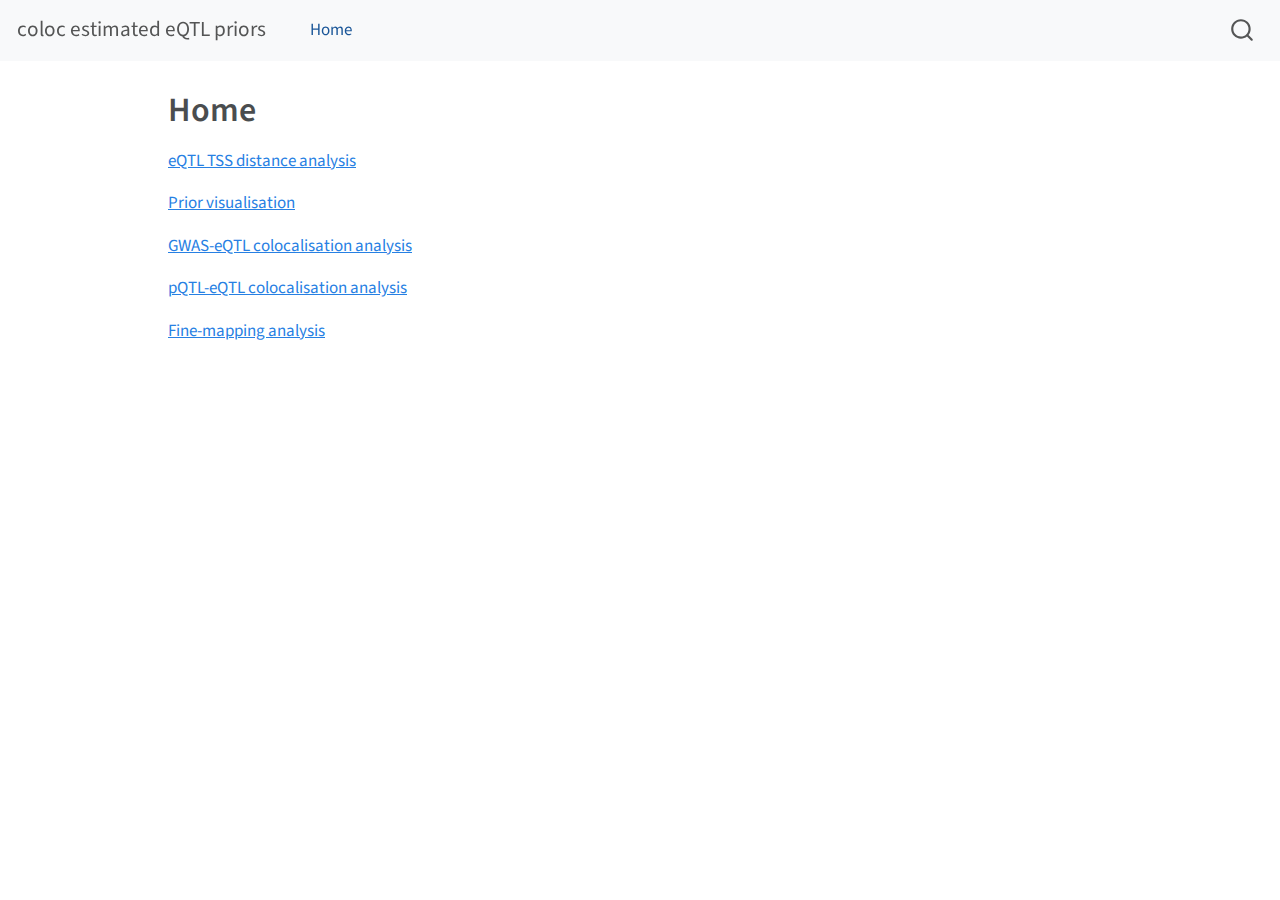
<file: index.html>
<!DOCTYPE html>
<html xmlns="http://www.w3.org/1999/xhtml" lang="en" xml:lang="en"><head>

<meta charset="utf-8">
<meta name="generator" content="quarto-1.3.433">

<meta name="viewport" content="width=device-width, initial-scale=1.0, user-scalable=yes">


<title>coloc estimated eQTL priors - Home</title>
<style>
code{white-space: pre-wrap;}
span.smallcaps{font-variant: small-caps;}
div.columns{display: flex; gap: min(4vw, 1.5em);}
div.column{flex: auto; overflow-x: auto;}
div.hanging-indent{margin-left: 1.5em; text-indent: -1.5em;}
ul.task-list{list-style: none;}
ul.task-list li input[type="checkbox"] {
  width: 0.8em;
  margin: 0 0.8em 0.2em -1em; /* quarto-specific, see https://github.com/quarto-dev/quarto-cli/issues/4556 */ 
  vertical-align: middle;
}
</style>


<script src="site_libs/quarto-nav/quarto-nav.js"></script>
<script src="site_libs/quarto-nav/headroom.min.js"></script>
<script src="site_libs/clipboard/clipboard.min.js"></script>
<script src="site_libs/quarto-search/autocomplete.umd.js"></script>
<script src="site_libs/quarto-search/fuse.min.js"></script>
<script src="site_libs/quarto-search/quarto-search.js"></script>
<meta name="quarto:offset" content="./">
<script src="site_libs/quarto-html/quarto.js"></script>
<script src="site_libs/quarto-html/popper.min.js"></script>
<script src="site_libs/quarto-html/tippy.umd.min.js"></script>
<script src="site_libs/quarto-html/anchor.min.js"></script>
<link href="site_libs/quarto-html/tippy.css" rel="stylesheet">
<link href="site_libs/quarto-html/quarto-syntax-highlighting.css" rel="stylesheet" id="quarto-text-highlighting-styles">
<script src="site_libs/bootstrap/bootstrap.min.js"></script>
<link href="site_libs/bootstrap/bootstrap-icons.css" rel="stylesheet">
<link href="site_libs/bootstrap/bootstrap.min.css" rel="stylesheet" id="quarto-bootstrap" data-mode="light">
<script id="quarto-search-options" type="application/json">{
  "location": "navbar",
  "copy-button": false,
  "collapse-after": 3,
  "panel-placement": "end",
  "type": "overlay",
  "limit": 20,
  "language": {
    "search-no-results-text": "No results",
    "search-matching-documents-text": "matching documents",
    "search-copy-link-title": "Copy link to search",
    "search-hide-matches-text": "Hide additional matches",
    "search-more-match-text": "more match in this document",
    "search-more-matches-text": "more matches in this document",
    "search-clear-button-title": "Clear",
    "search-detached-cancel-button-title": "Cancel",
    "search-submit-button-title": "Submit",
    "search-label": "Search"
  }
}</script>


</head>

<body class="nav-fixed">

<div id="quarto-search-results"></div>
  <header id="quarto-header" class="headroom fixed-top">
    <nav class="navbar navbar-expand-lg navbar-dark ">
      <div class="navbar-container container-fluid">
      <div class="navbar-brand-container">
    <a class="navbar-brand" href="./index.html">
    <span class="navbar-title">coloc estimated eQTL priors</span>
    </a>
  </div>
            <div id="quarto-search" class="" title="Search"></div>
          <button class="navbar-toggler" type="button" data-bs-toggle="collapse" data-bs-target="#navbarCollapse" aria-controls="navbarCollapse" aria-expanded="false" aria-label="Toggle navigation" onclick="if (window.quartoToggleHeadroom) { window.quartoToggleHeadroom(); }">
  <span class="navbar-toggler-icon"></span>
</button>
          <div class="collapse navbar-collapse" id="navbarCollapse">
            <ul class="navbar-nav navbar-nav-scroll me-auto">
  <li class="nav-item">
    <a class="nav-link active" href="./index.html" rel="" target="" aria-current="page">
 <span class="menu-text">Home</span></a>
  </li>  
</ul>
            <div class="quarto-navbar-tools ms-auto">
</div>
          </div> <!-- /navcollapse -->
      </div> <!-- /container-fluid -->
    </nav>
</header>
<!-- content -->
<div id="quarto-content" class="quarto-container page-columns page-rows-contents page-layout-article page-navbar">
<!-- sidebar -->
<!-- margin-sidebar -->
    <div id="quarto-margin-sidebar" class="sidebar margin-sidebar">
        
    </div>
<!-- main -->
<main class="content" id="quarto-document-content">

<header id="title-block-header" class="quarto-title-block default">
<div class="quarto-title">
<h1 class="title">Home</h1>
</div>



<div class="quarto-title-meta">

    
  
    
  </div>
  

</header>

<p><a href="eqtl-tss-distance-analysis.html">eQTL TSS distance analysis</a></p>
<p><a href="prior-visualisation.html">Prior visualisation</a></p>
<p><a href="gwas-eqtl-coloc-analysis.html">GWAS-eQTL colocalisation analysis</a></p>
<p><a href="pqtl-eqtl-coloc-analysis.html">pQTL-eQTL colocalisation analysis</a></p>
<p><a href="finemapping-analysis.html">Fine-mapping analysis</a></p>



</main> <!-- /main -->
<script id="quarto-html-after-body" type="application/javascript">
window.document.addEventListener("DOMContentLoaded", function (event) {
  const toggleBodyColorMode = (bsSheetEl) => {
    const mode = bsSheetEl.getAttribute("data-mode");
    const bodyEl = window.document.querySelector("body");
    if (mode === "dark") {
      bodyEl.classList.add("quarto-dark");
      bodyEl.classList.remove("quarto-light");
    } else {
      bodyEl.classList.add("quarto-light");
      bodyEl.classList.remove("quarto-dark");
    }
  }
  const toggleBodyColorPrimary = () => {
    const bsSheetEl = window.document.querySelector("link#quarto-bootstrap");
    if (bsSheetEl) {
      toggleBodyColorMode(bsSheetEl);
    }
  }
  toggleBodyColorPrimary();  
  const icon = "";
  const anchorJS = new window.AnchorJS();
  anchorJS.options = {
    placement: 'right',
    icon: icon
  };
  anchorJS.add('.anchored');
  const isCodeAnnotation = (el) => {
    for (const clz of el.classList) {
      if (clz.startsWith('code-annotation-')) {                     
        return true;
      }
    }
    return false;
  }
  const clipboard = new window.ClipboardJS('.code-copy-button', {
    text: function(trigger) {
      const codeEl = trigger.previousElementSibling.cloneNode(true);
      for (const childEl of codeEl.children) {
        if (isCodeAnnotation(childEl)) {
          childEl.remove();
        }
      }
      return codeEl.innerText;
    }
  });
  clipboard.on('success', function(e) {
    // button target
    const button = e.trigger;
    // don't keep focus
    button.blur();
    // flash "checked"
    button.classList.add('code-copy-button-checked');
    var currentTitle = button.getAttribute("title");
    button.setAttribute("title", "Copied!");
    let tooltip;
    if (window.bootstrap) {
      button.setAttribute("data-bs-toggle", "tooltip");
      button.setAttribute("data-bs-placement", "left");
      button.setAttribute("data-bs-title", "Copied!");
      tooltip = new bootstrap.Tooltip(button, 
        { trigger: "manual", 
          customClass: "code-copy-button-tooltip",
          offset: [0, -8]});
      tooltip.show();    
    }
    setTimeout(function() {
      if (tooltip) {
        tooltip.hide();
        button.removeAttribute("data-bs-title");
        button.removeAttribute("data-bs-toggle");
        button.removeAttribute("data-bs-placement");
      }
      button.setAttribute("title", currentTitle);
      button.classList.remove('code-copy-button-checked');
    }, 1000);
    // clear code selection
    e.clearSelection();
  });
  function tippyHover(el, contentFn) {
    const config = {
      allowHTML: true,
      content: contentFn,
      maxWidth: 500,
      delay: 100,
      arrow: false,
      appendTo: function(el) {
          return el.parentElement;
      },
      interactive: true,
      interactiveBorder: 10,
      theme: 'quarto',
      placement: 'bottom-start'
    };
    window.tippy(el, config); 
  }
  const noterefs = window.document.querySelectorAll('a[role="doc-noteref"]');
  for (var i=0; i<noterefs.length; i++) {
    const ref = noterefs[i];
    tippyHover(ref, function() {
      // use id or data attribute instead here
      let href = ref.getAttribute('data-footnote-href') || ref.getAttribute('href');
      try { href = new URL(href).hash; } catch {}
      const id = href.replace(/^#\/?/, "");
      const note = window.document.getElementById(id);
      return note.innerHTML;
    });
  }
      let selectedAnnoteEl;
      const selectorForAnnotation = ( cell, annotation) => {
        let cellAttr = 'data-code-cell="' + cell + '"';
        let lineAttr = 'data-code-annotation="' +  annotation + '"';
        const selector = 'span[' + cellAttr + '][' + lineAttr + ']';
        return selector;
      }
      const selectCodeLines = (annoteEl) => {
        const doc = window.document;
        const targetCell = annoteEl.getAttribute("data-target-cell");
        const targetAnnotation = annoteEl.getAttribute("data-target-annotation");
        const annoteSpan = window.document.querySelector(selectorForAnnotation(targetCell, targetAnnotation));
        const lines = annoteSpan.getAttribute("data-code-lines").split(",");
        const lineIds = lines.map((line) => {
          return targetCell + "-" + line;
        })
        let top = null;
        let height = null;
        let parent = null;
        if (lineIds.length > 0) {
            //compute the position of the single el (top and bottom and make a div)
            const el = window.document.getElementById(lineIds[0]);
            top = el.offsetTop;
            height = el.offsetHeight;
            parent = el.parentElement.parentElement;
          if (lineIds.length > 1) {
            const lastEl = window.document.getElementById(lineIds[lineIds.length - 1]);
            const bottom = lastEl.offsetTop + lastEl.offsetHeight;
            height = bottom - top;
          }
          if (top !== null && height !== null && parent !== null) {
            // cook up a div (if necessary) and position it 
            let div = window.document.getElementById("code-annotation-line-highlight");
            if (div === null) {
              div = window.document.createElement("div");
              div.setAttribute("id", "code-annotation-line-highlight");
              div.style.position = 'absolute';
              parent.appendChild(div);
            }
            div.style.top = top - 2 + "px";
            div.style.height = height + 4 + "px";
            let gutterDiv = window.document.getElementById("code-annotation-line-highlight-gutter");
            if (gutterDiv === null) {
              gutterDiv = window.document.createElement("div");
              gutterDiv.setAttribute("id", "code-annotation-line-highlight-gutter");
              gutterDiv.style.position = 'absolute';
              const codeCell = window.document.getElementById(targetCell);
              const gutter = codeCell.querySelector('.code-annotation-gutter');
              gutter.appendChild(gutterDiv);
            }
            gutterDiv.style.top = top - 2 + "px";
            gutterDiv.style.height = height + 4 + "px";
          }
          selectedAnnoteEl = annoteEl;
        }
      };
      const unselectCodeLines = () => {
        const elementsIds = ["code-annotation-line-highlight", "code-annotation-line-highlight-gutter"];
        elementsIds.forEach((elId) => {
          const div = window.document.getElementById(elId);
          if (div) {
            div.remove();
          }
        });
        selectedAnnoteEl = undefined;
      };
      // Attach click handler to the DT
      const annoteDls = window.document.querySelectorAll('dt[data-target-cell]');
      for (const annoteDlNode of annoteDls) {
        annoteDlNode.addEventListener('click', (event) => {
          const clickedEl = event.target;
          if (clickedEl !== selectedAnnoteEl) {
            unselectCodeLines();
            const activeEl = window.document.querySelector('dt[data-target-cell].code-annotation-active');
            if (activeEl) {
              activeEl.classList.remove('code-annotation-active');
            }
            selectCodeLines(clickedEl);
            clickedEl.classList.add('code-annotation-active');
          } else {
            // Unselect the line
            unselectCodeLines();
            clickedEl.classList.remove('code-annotation-active');
          }
        });
      }
  const findCites = (el) => {
    const parentEl = el.parentElement;
    if (parentEl) {
      const cites = parentEl.dataset.cites;
      if (cites) {
        return {
          el,
          cites: cites.split(' ')
        };
      } else {
        return findCites(el.parentElement)
      }
    } else {
      return undefined;
    }
  };
  var bibliorefs = window.document.querySelectorAll('a[role="doc-biblioref"]');
  for (var i=0; i<bibliorefs.length; i++) {
    const ref = bibliorefs[i];
    const citeInfo = findCites(ref);
    if (citeInfo) {
      tippyHover(citeInfo.el, function() {
        var popup = window.document.createElement('div');
        citeInfo.cites.forEach(function(cite) {
          var citeDiv = window.document.createElement('div');
          citeDiv.classList.add('hanging-indent');
          citeDiv.classList.add('csl-entry');
          var biblioDiv = window.document.getElementById('ref-' + cite);
          if (biblioDiv) {
            citeDiv.innerHTML = biblioDiv.innerHTML;
          }
          popup.appendChild(citeDiv);
        });
        return popup.innerHTML;
      });
    }
  }
});
</script>
</div> <!-- /content -->



</body></html>
</file>
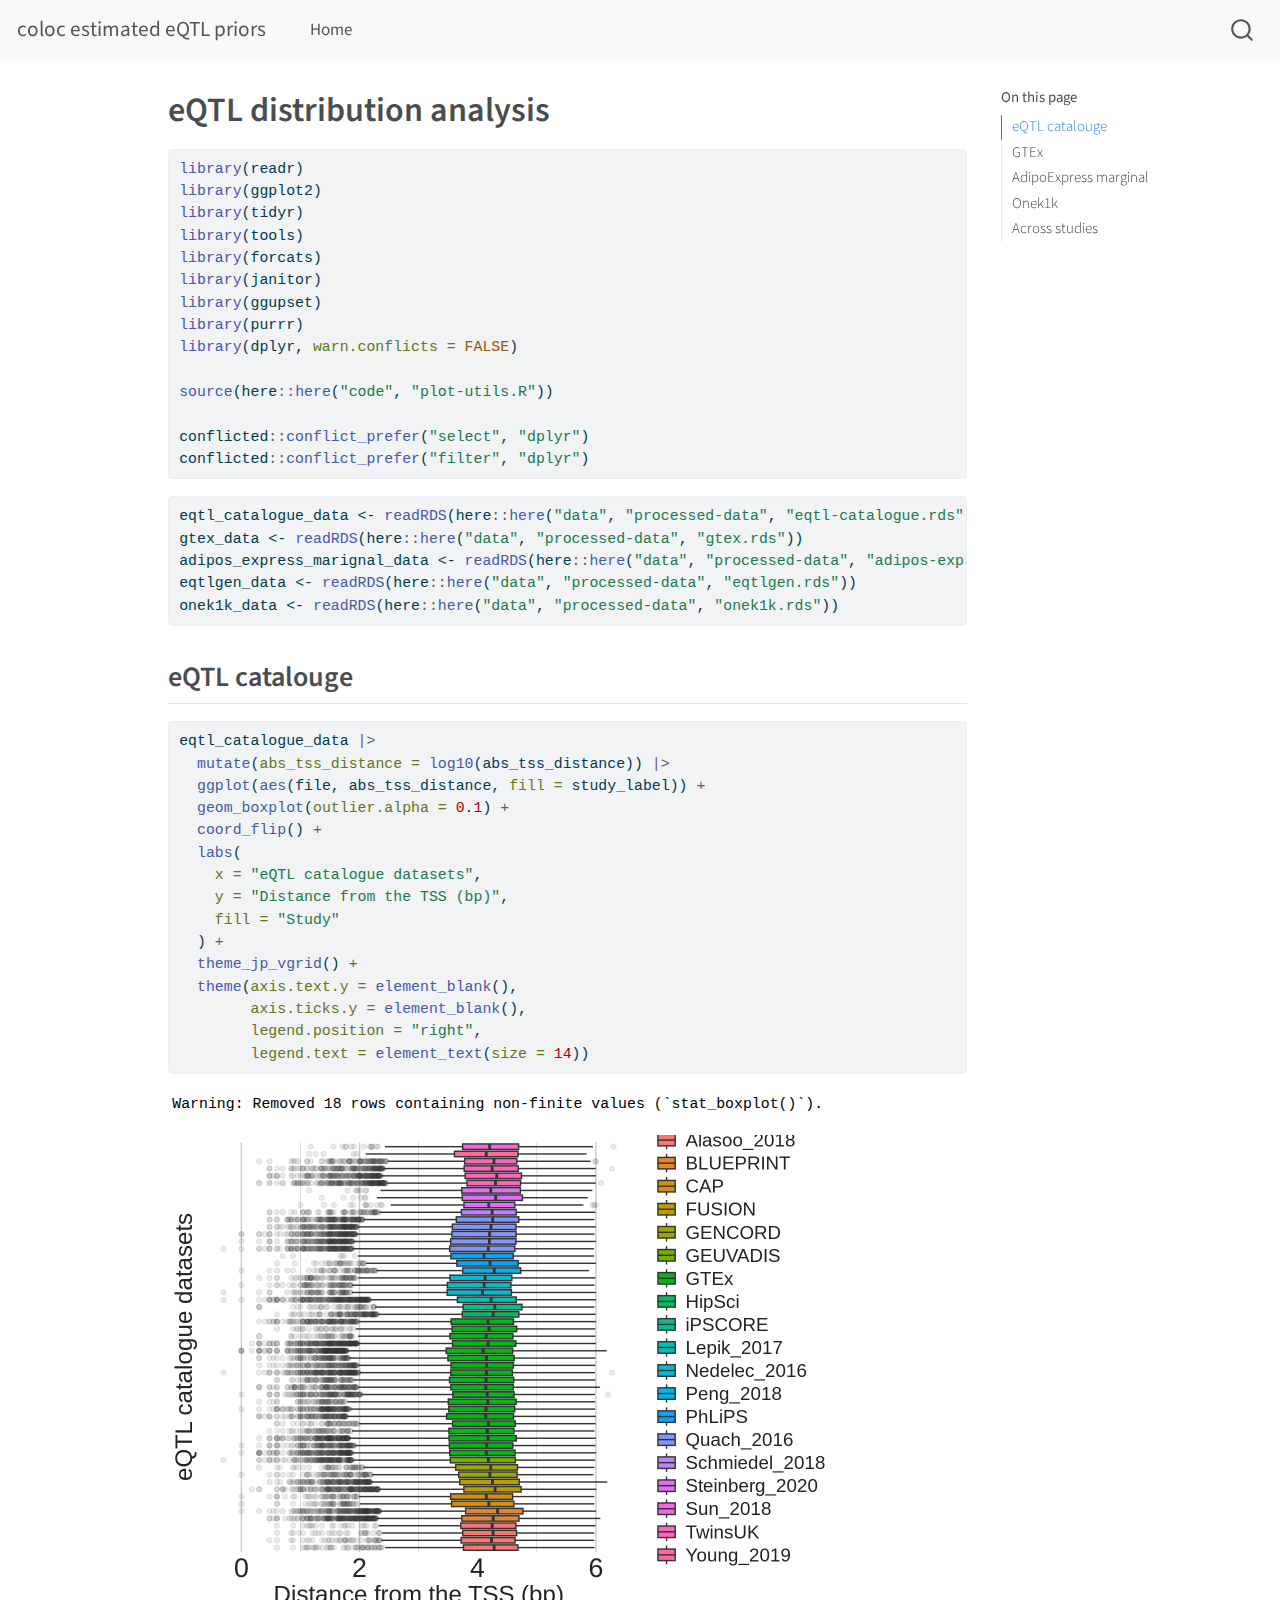
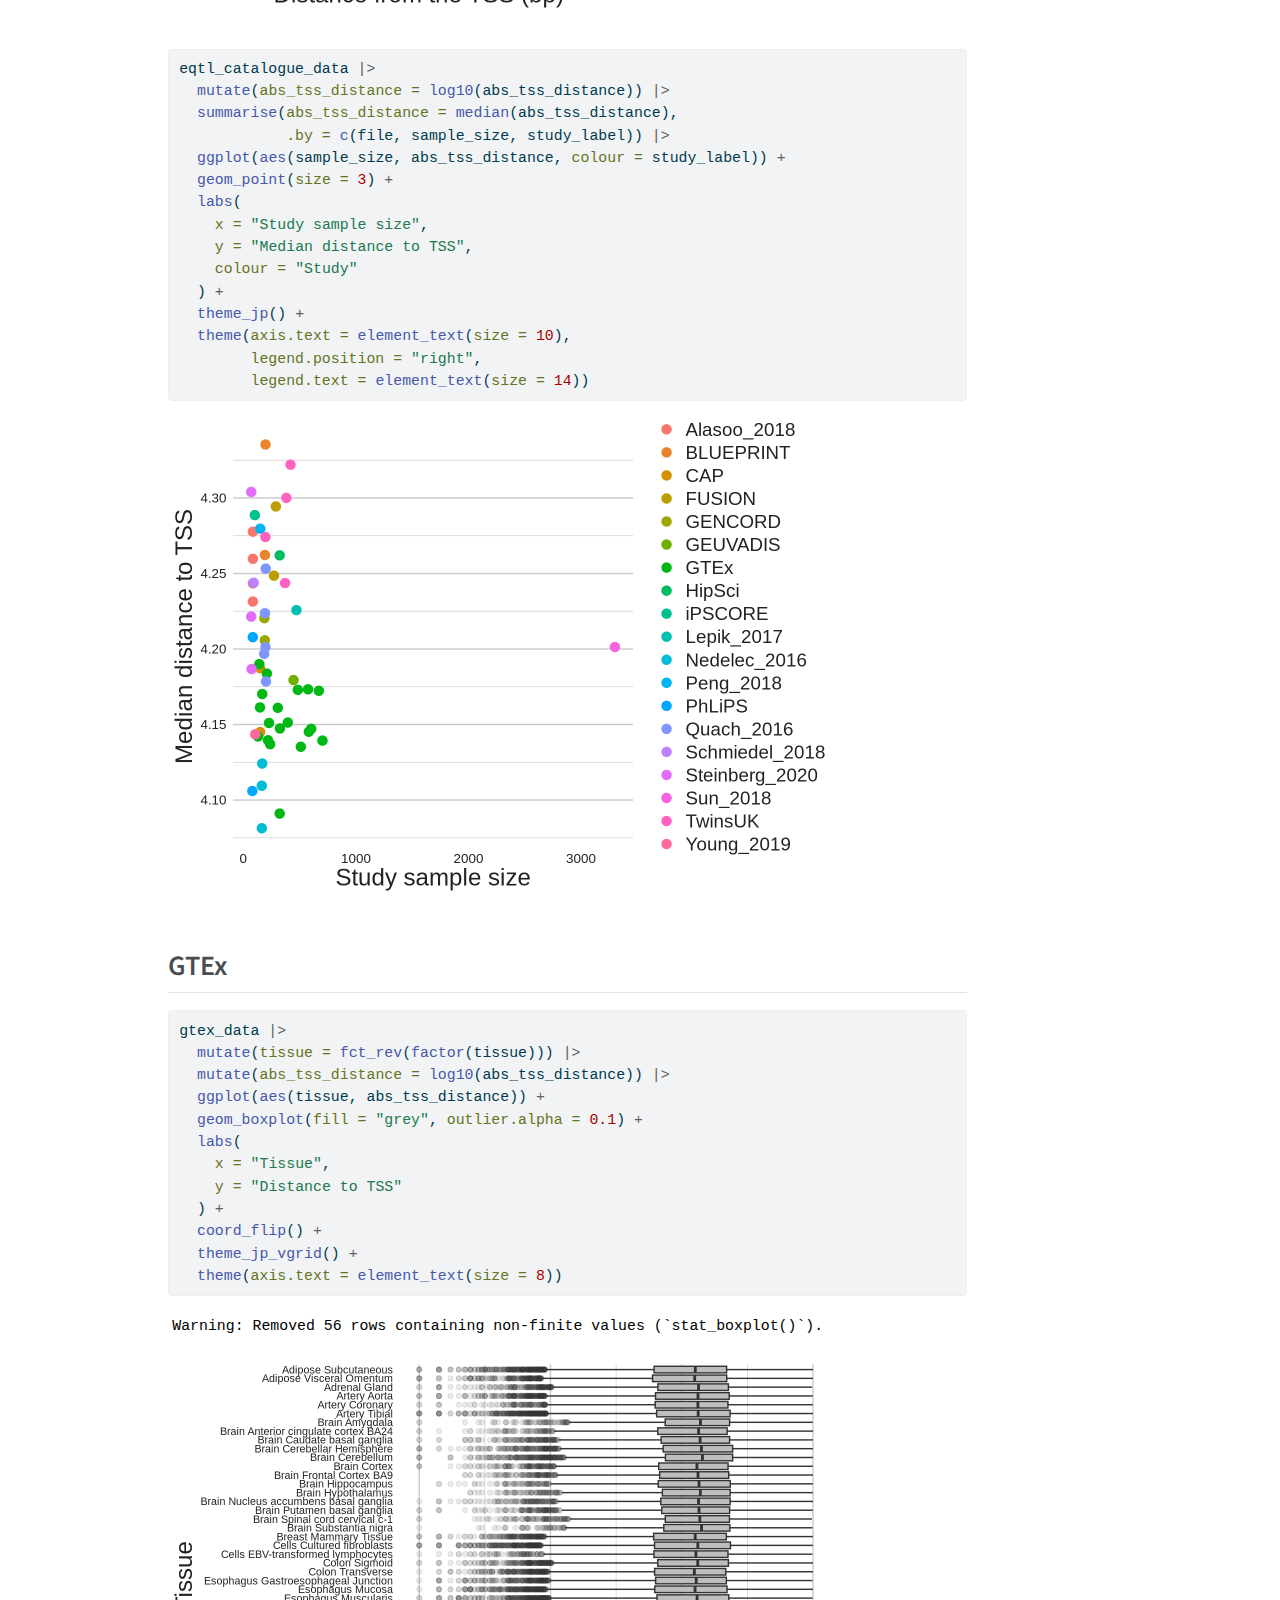
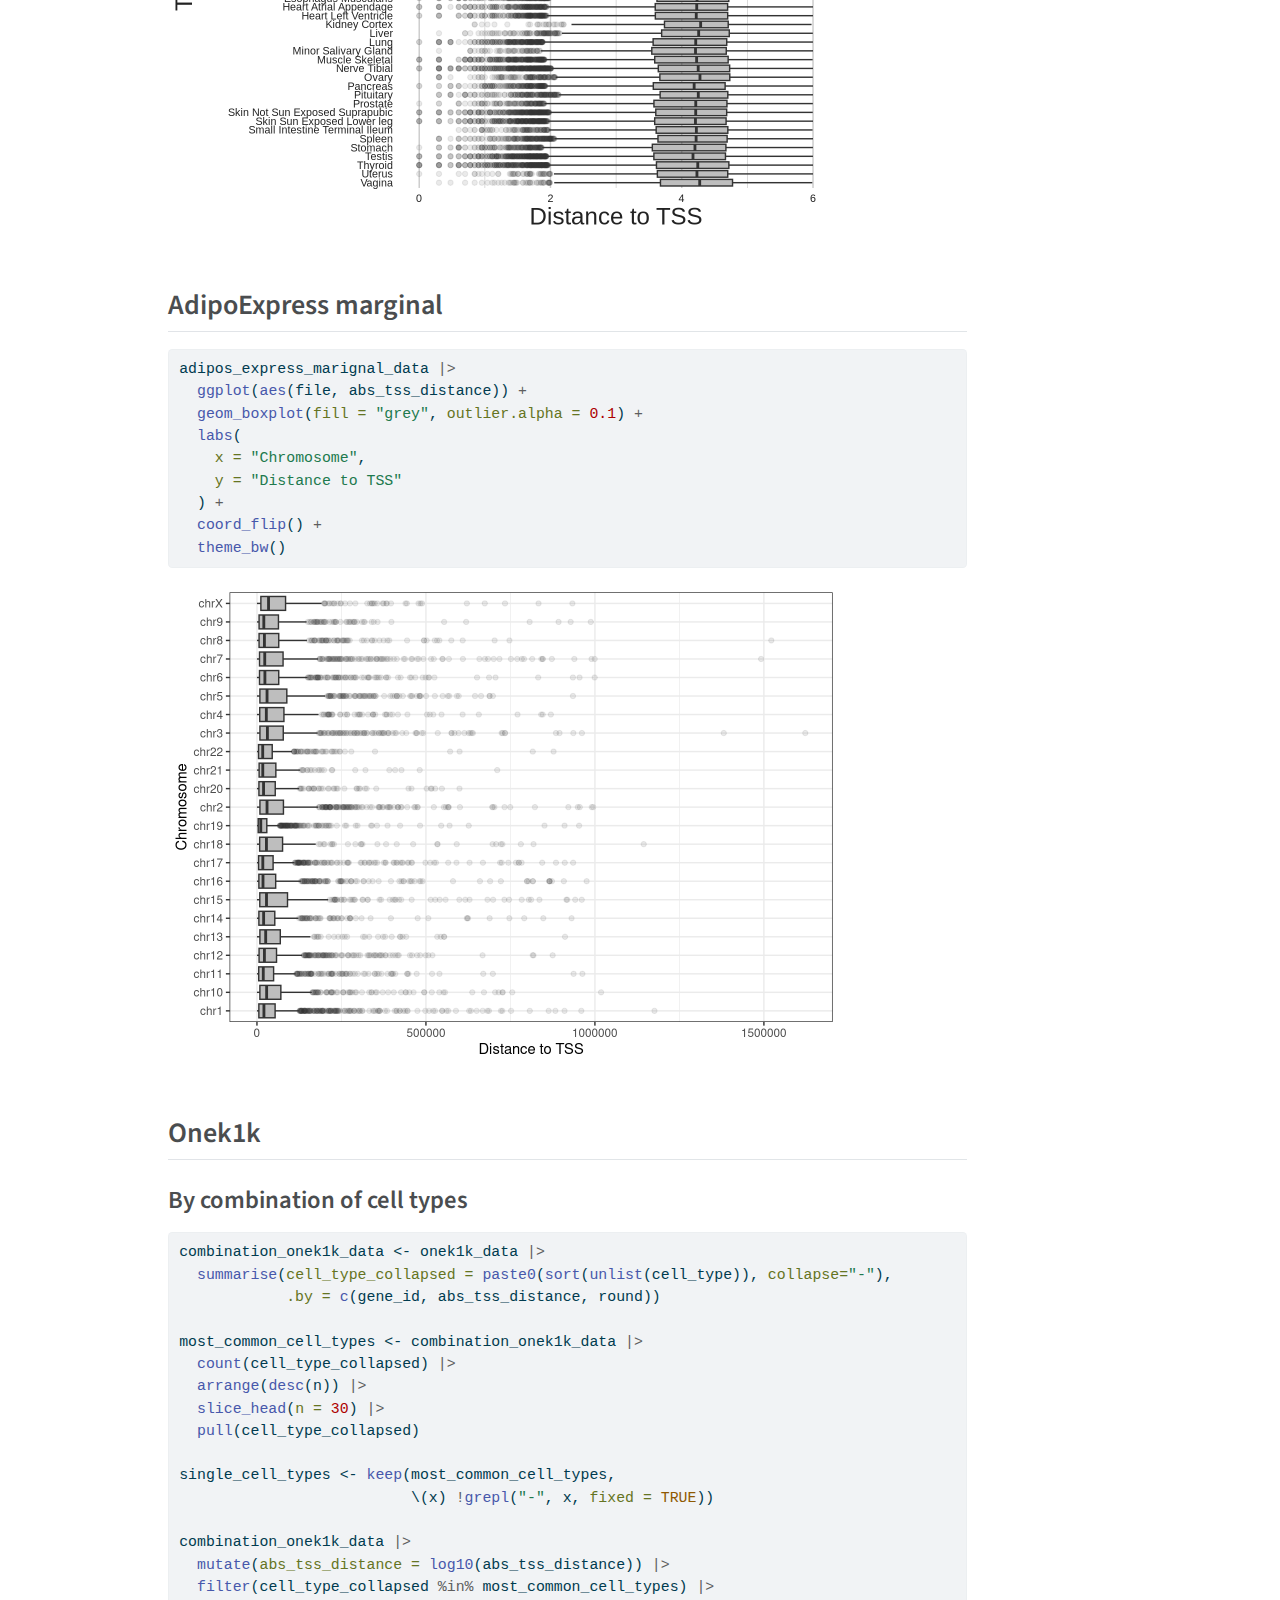
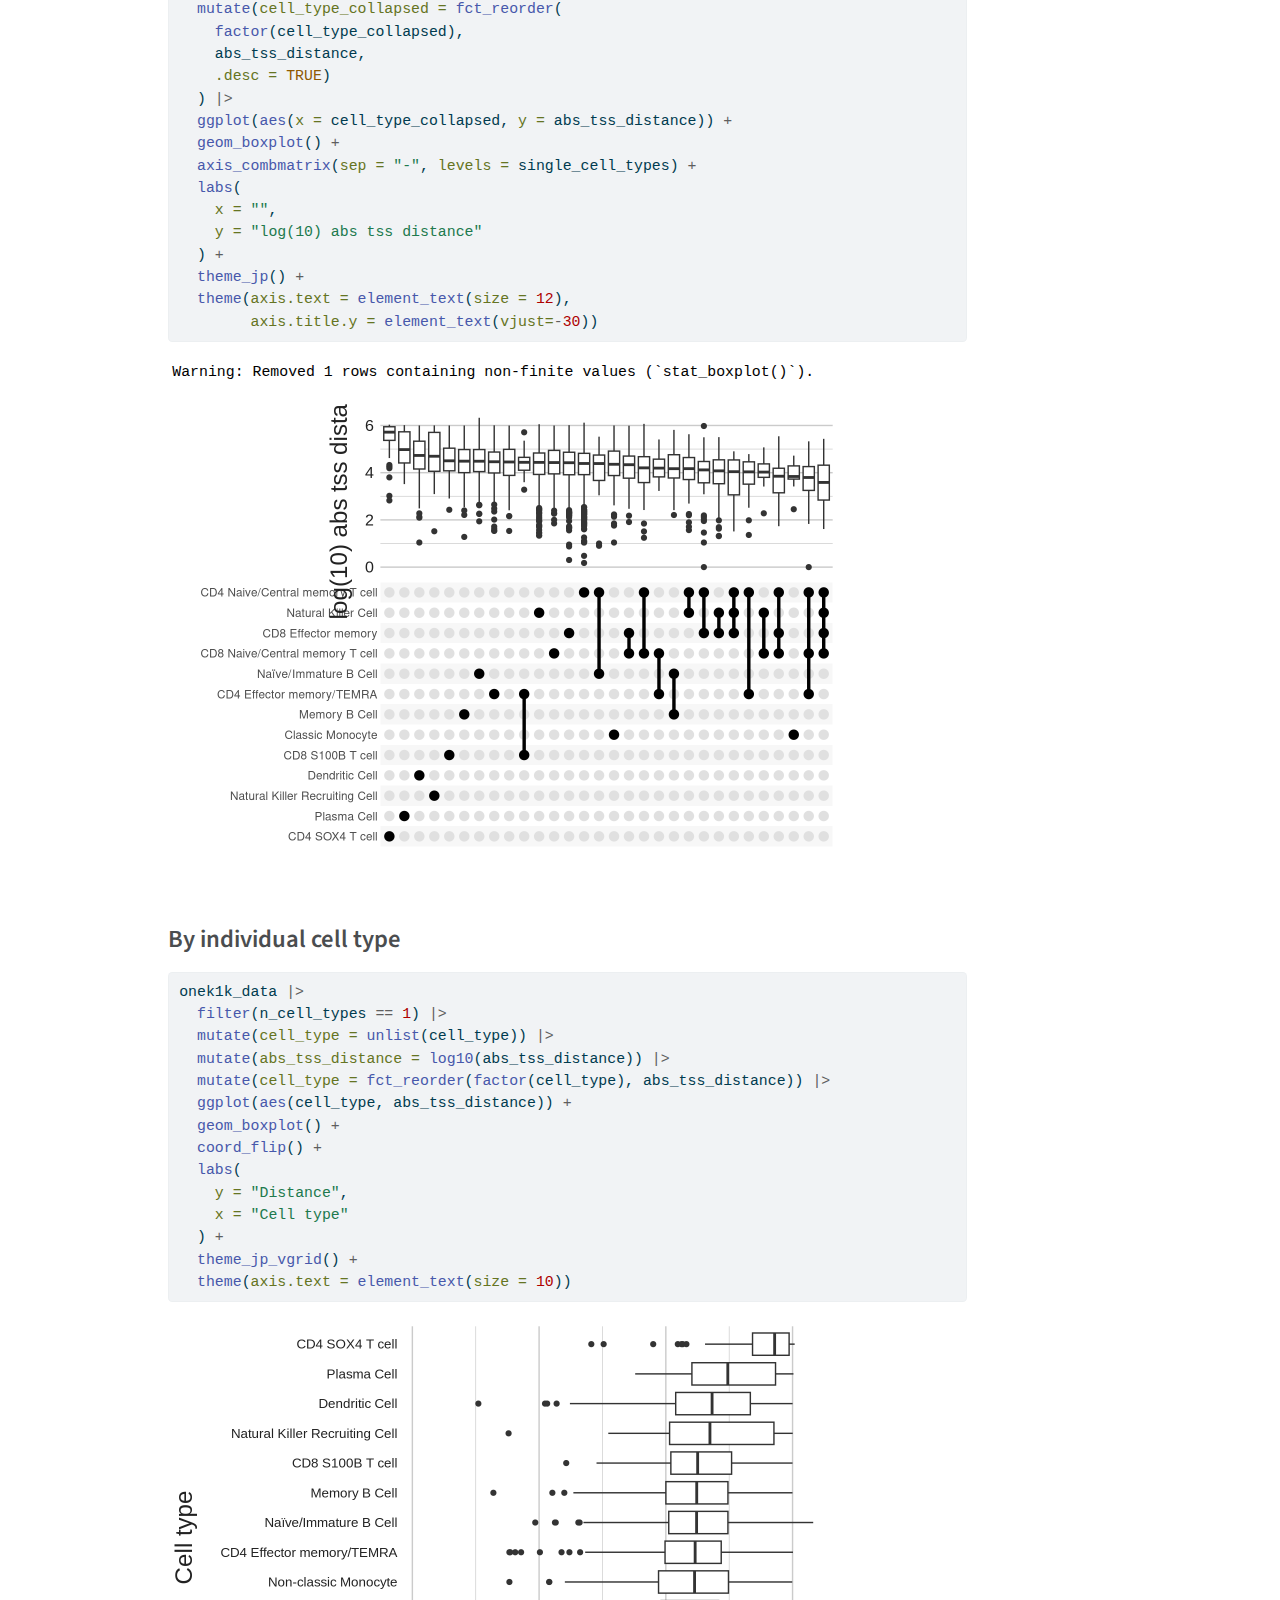
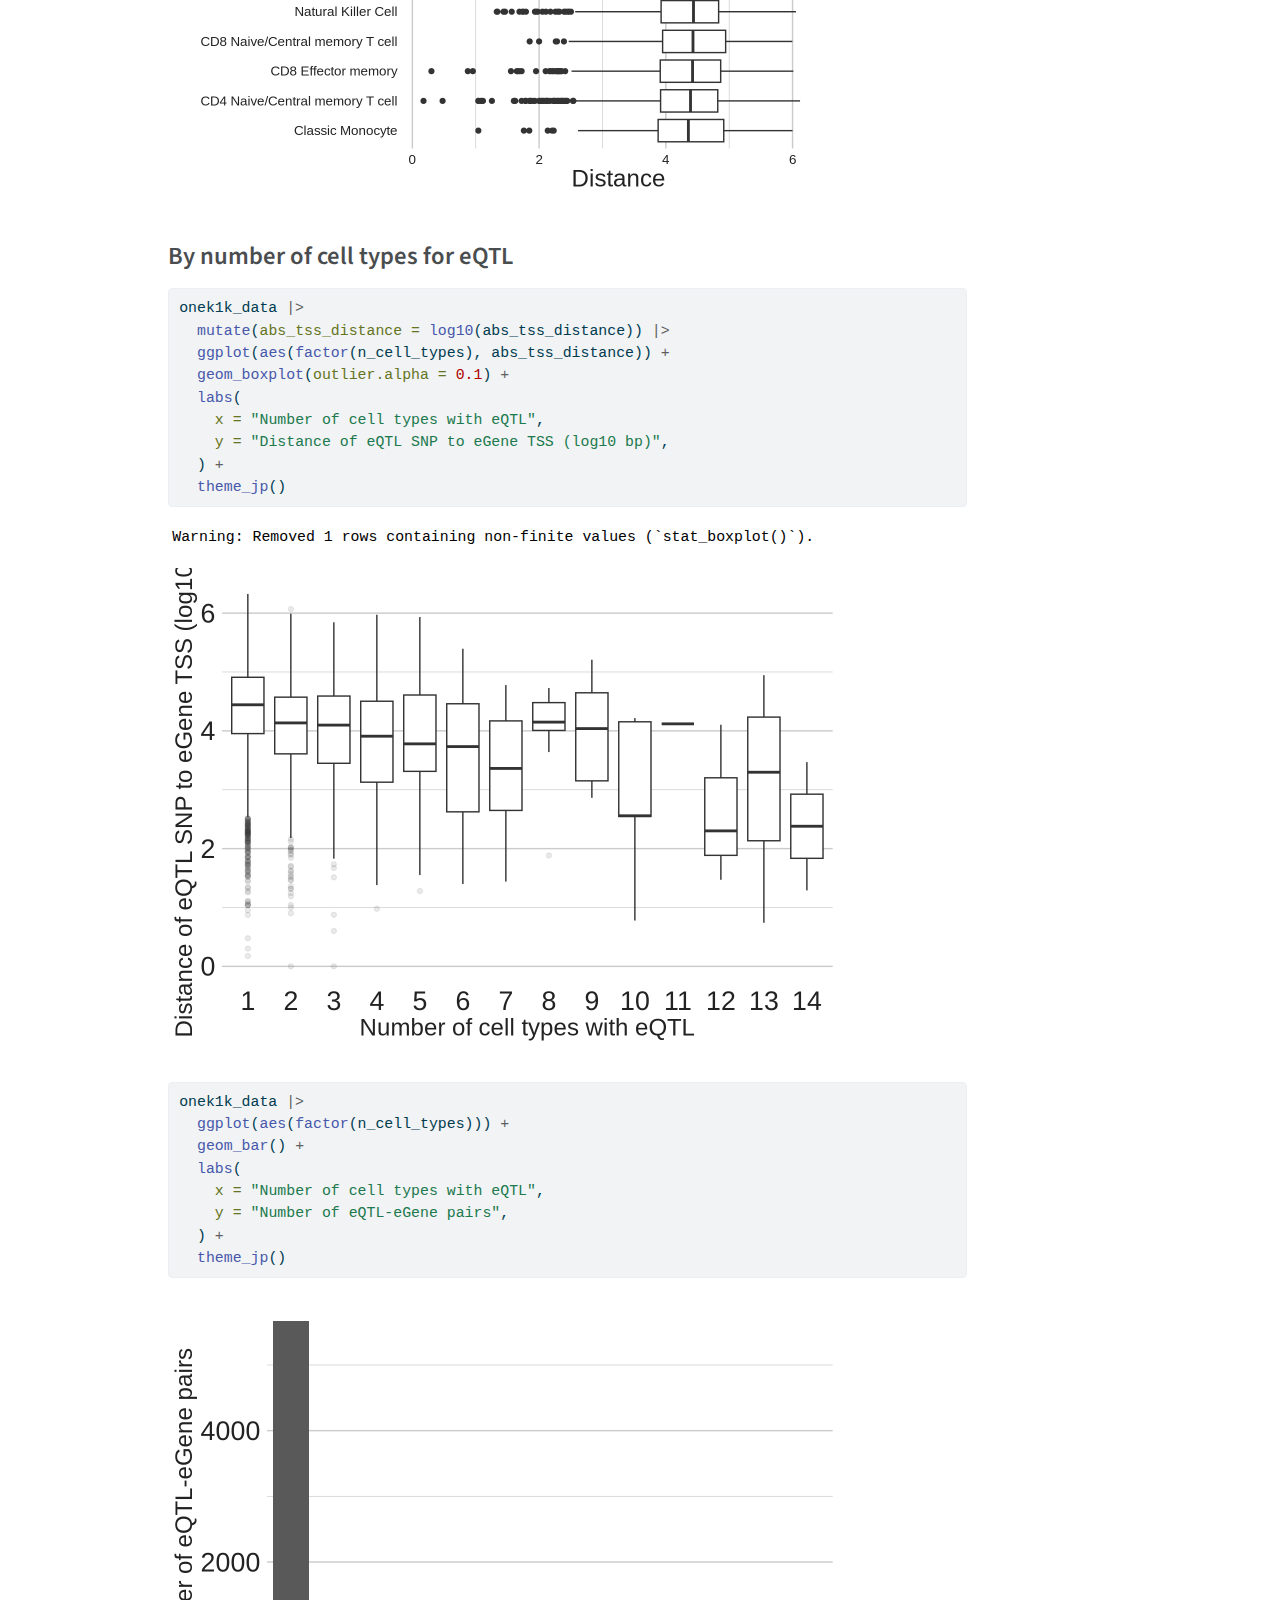
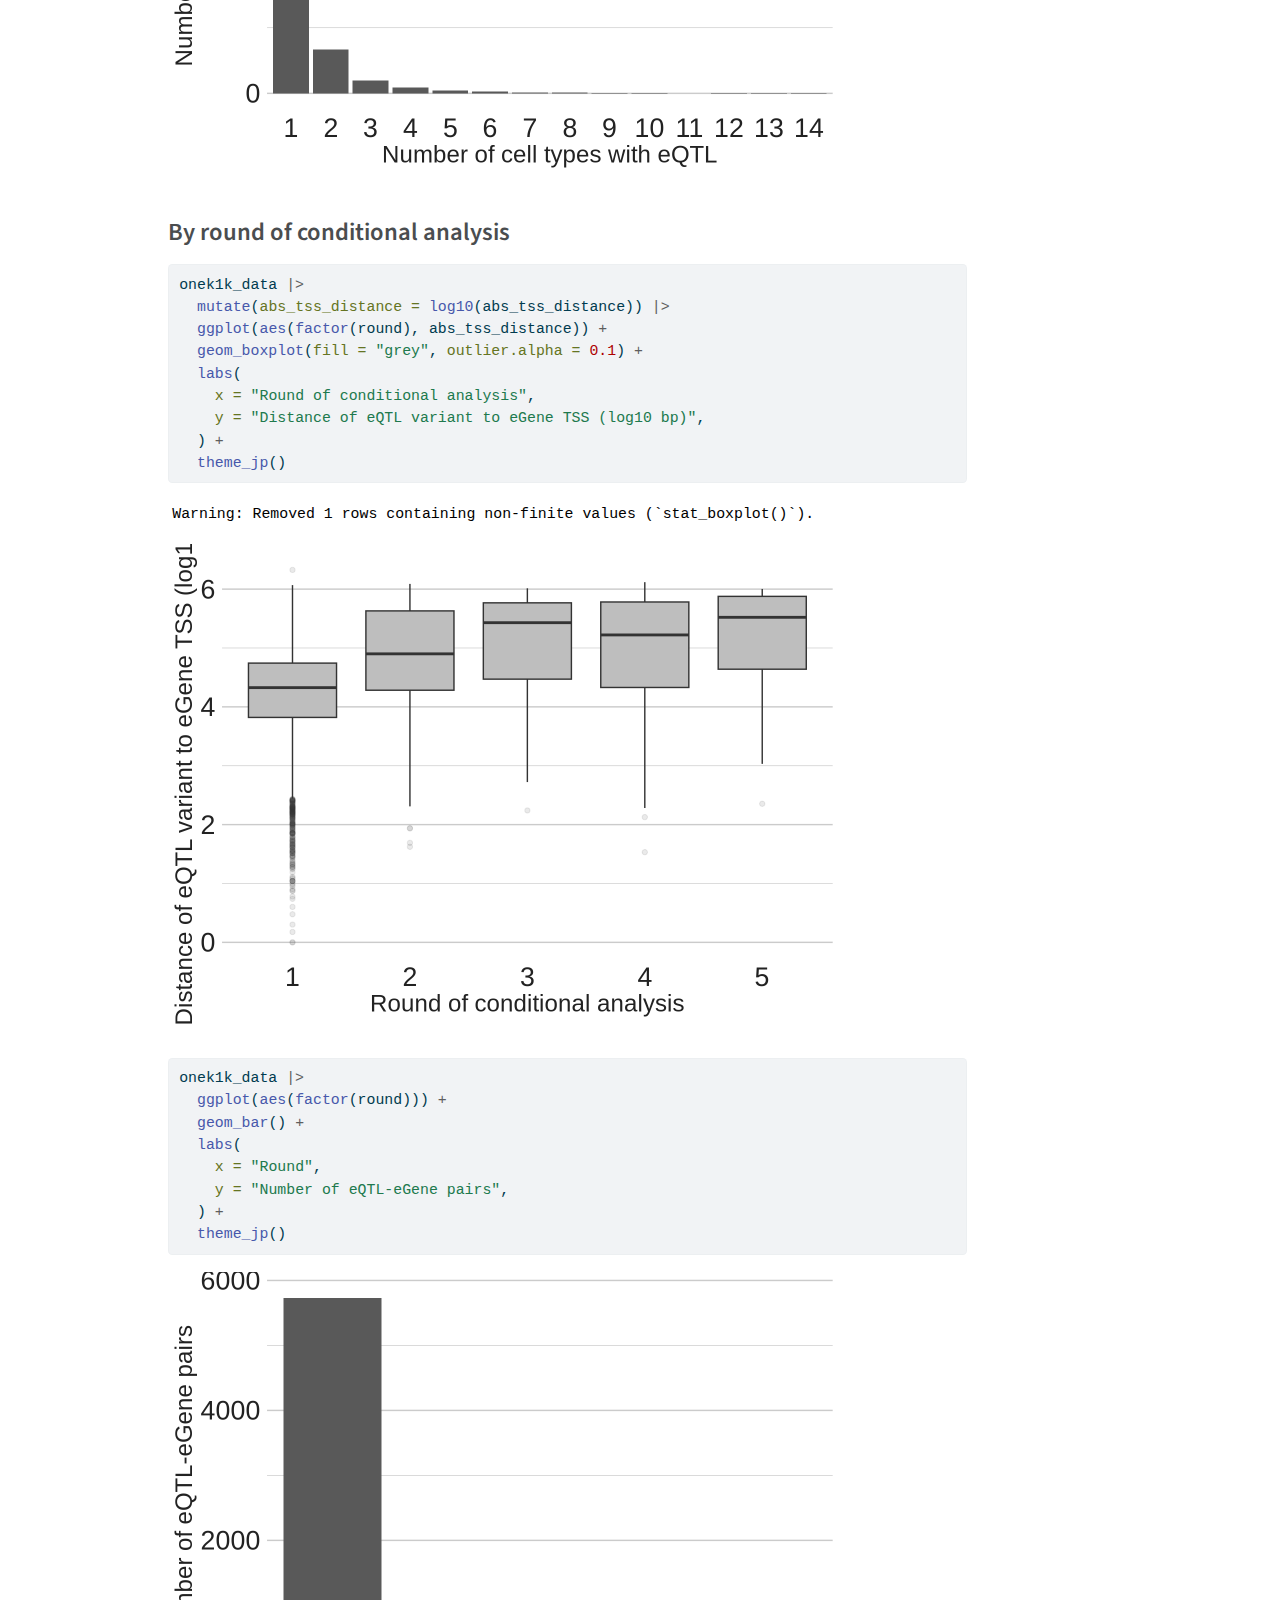
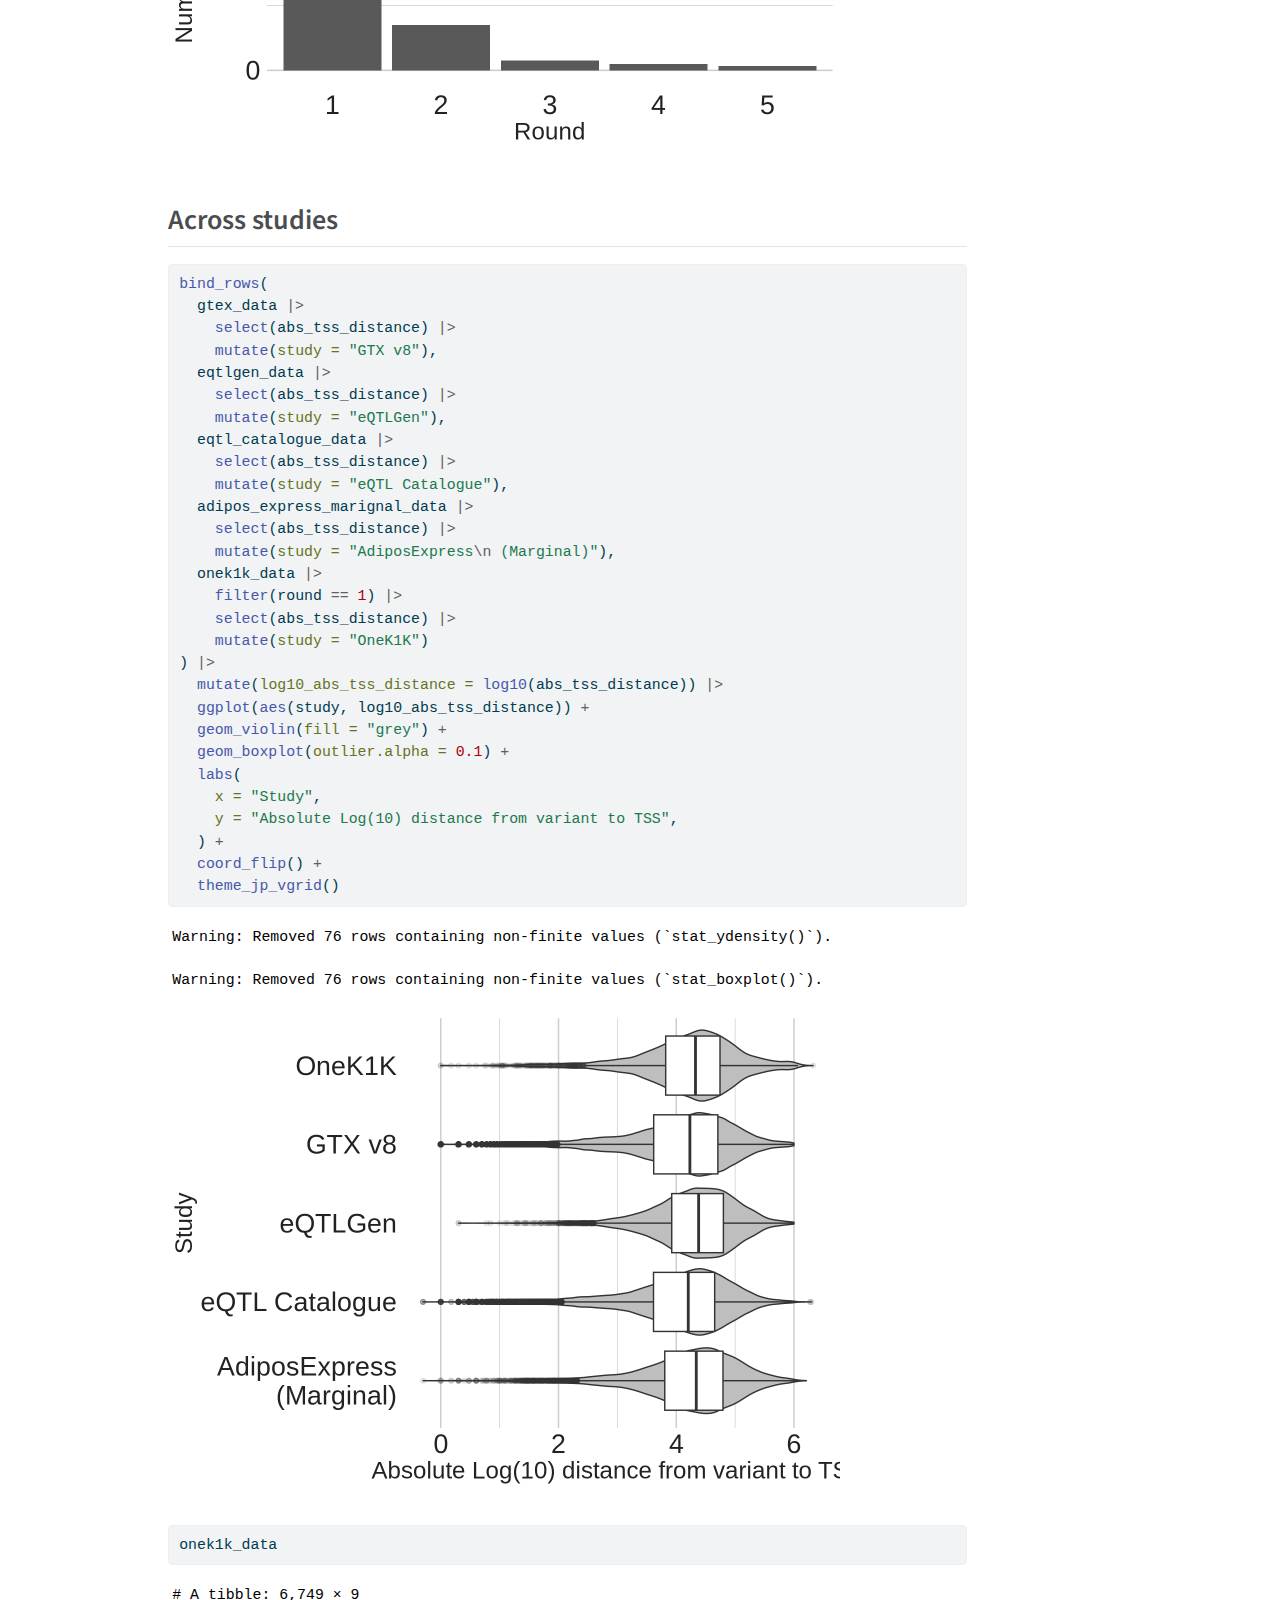
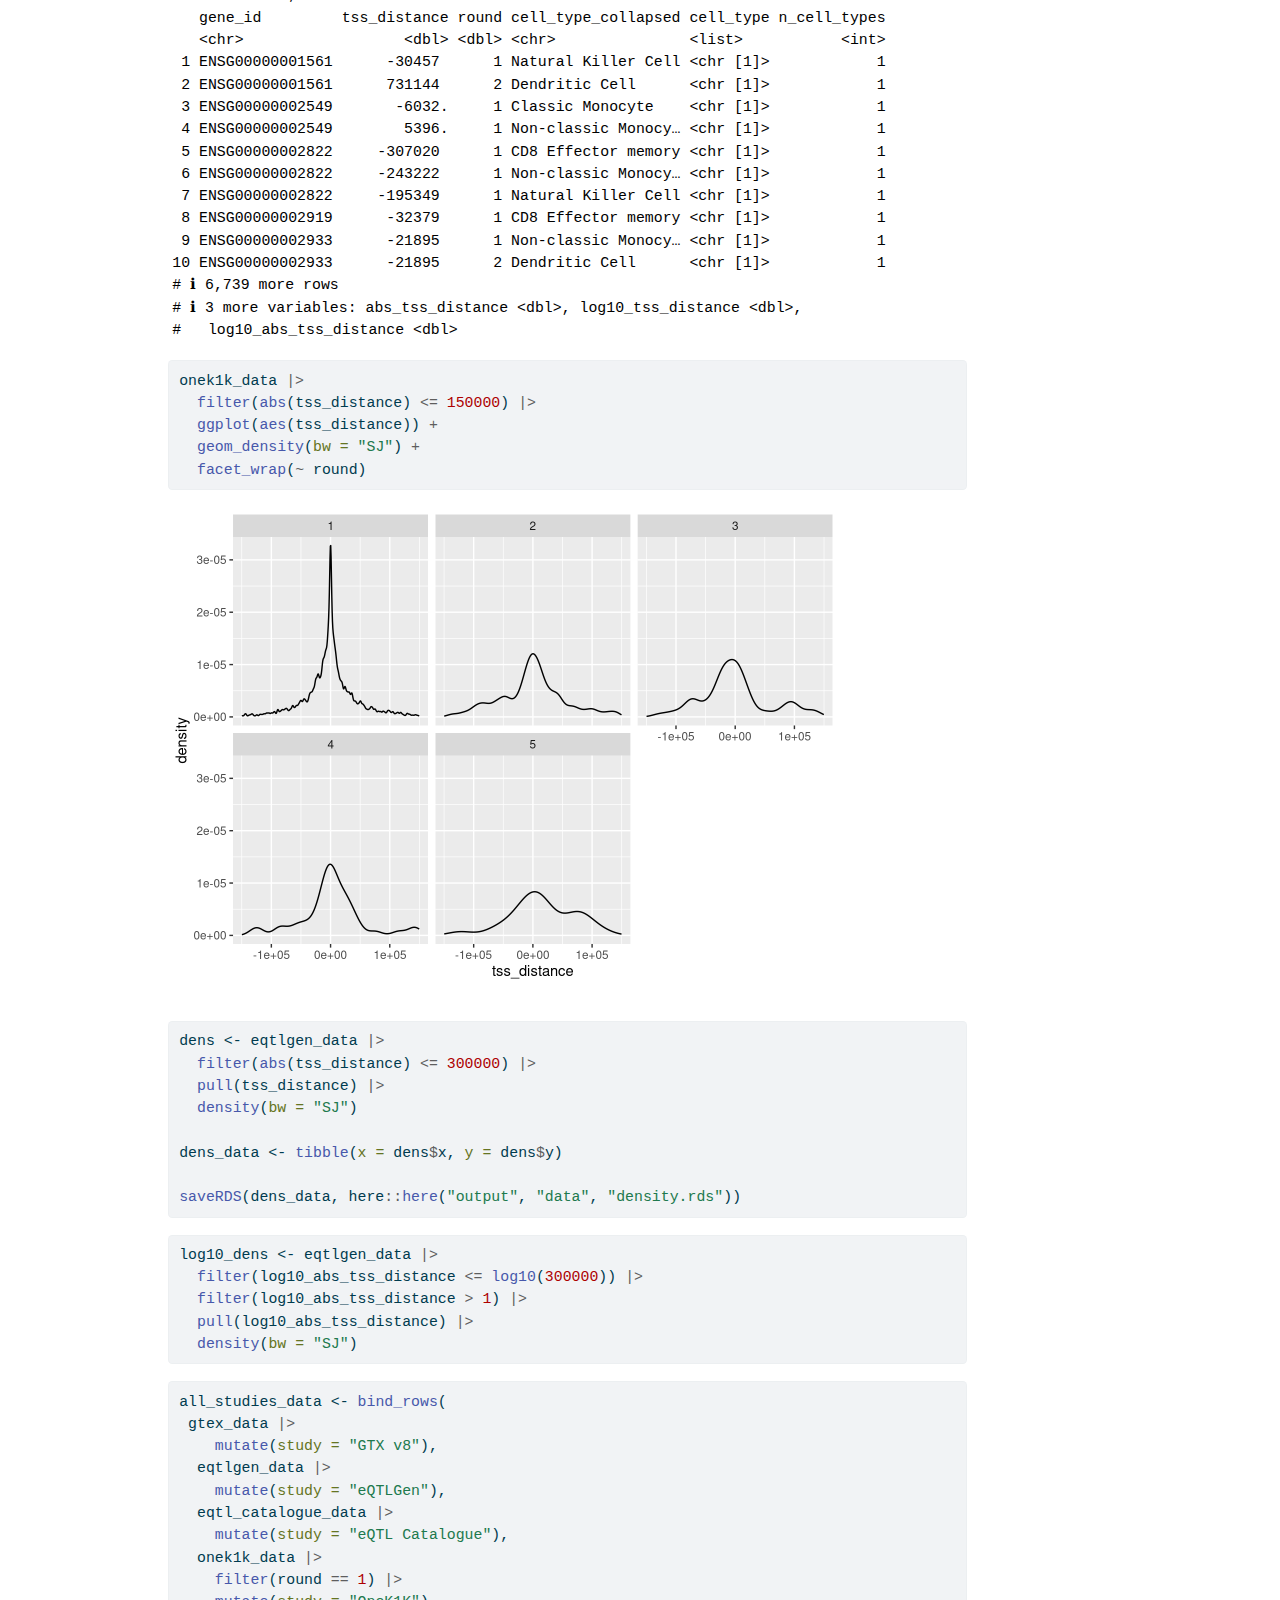
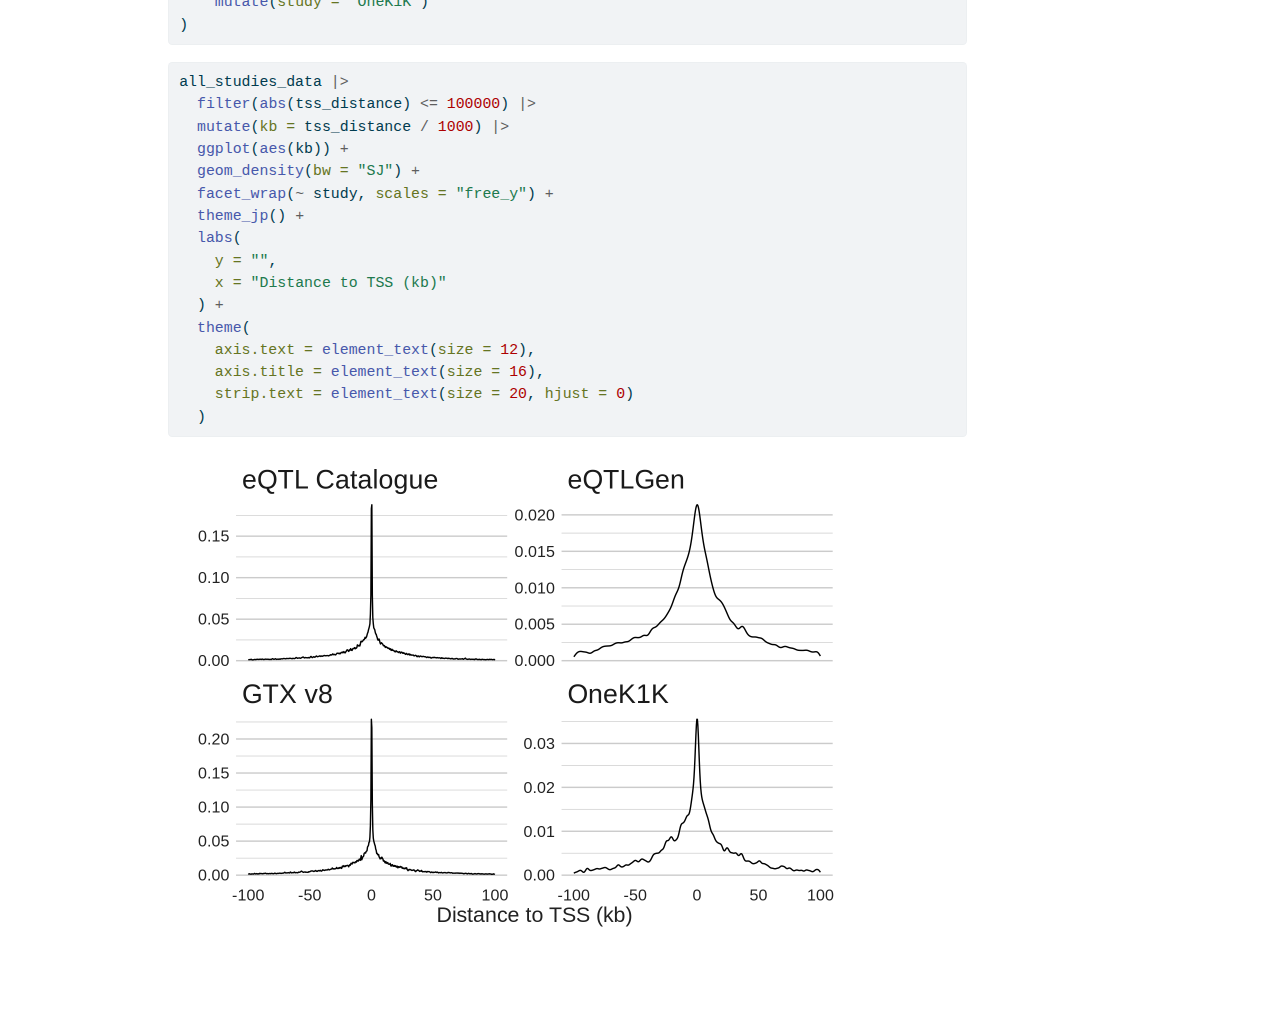
<file: eqtl-tss-distance-analysis.html>
<!DOCTYPE html>
<html xmlns="http://www.w3.org/1999/xhtml" lang="en" xml:lang="en"><head>

<meta charset="utf-8">
<meta name="generator" content="quarto-1.3.433">

<meta name="viewport" content="width=device-width, initial-scale=1.0, user-scalable=yes">


<title>coloc estimated eQTL priors - eQTL distribution analysis</title>
<style>
code{white-space: pre-wrap;}
span.smallcaps{font-variant: small-caps;}
div.columns{display: flex; gap: min(4vw, 1.5em);}
div.column{flex: auto; overflow-x: auto;}
div.hanging-indent{margin-left: 1.5em; text-indent: -1.5em;}
ul.task-list{list-style: none;}
ul.task-list li input[type="checkbox"] {
  width: 0.8em;
  margin: 0 0.8em 0.2em -1em; /* quarto-specific, see https://github.com/quarto-dev/quarto-cli/issues/4556 */ 
  vertical-align: middle;
}
/* CSS for syntax highlighting */
pre > code.sourceCode { white-space: pre; position: relative; }
pre > code.sourceCode > span { display: inline-block; line-height: 1.25; }
pre > code.sourceCode > span:empty { height: 1.2em; }
.sourceCode { overflow: visible; }
code.sourceCode > span { color: inherit; text-decoration: inherit; }
div.sourceCode { margin: 1em 0; }
pre.sourceCode { margin: 0; }
@media screen {
div.sourceCode { overflow: auto; }
}
@media print {
pre > code.sourceCode { white-space: pre-wrap; }
pre > code.sourceCode > span { text-indent: -5em; padding-left: 5em; }
}
pre.numberSource code
  { counter-reset: source-line 0; }
pre.numberSource code > span
  { position: relative; left: -4em; counter-increment: source-line; }
pre.numberSource code > span > a:first-child::before
  { content: counter(source-line);
    position: relative; left: -1em; text-align: right; vertical-align: baseline;
    border: none; display: inline-block;
    -webkit-touch-callout: none; -webkit-user-select: none;
    -khtml-user-select: none; -moz-user-select: none;
    -ms-user-select: none; user-select: none;
    padding: 0 4px; width: 4em;
  }
pre.numberSource { margin-left: 3em;  padding-left: 4px; }
div.sourceCode
  {   }
@media screen {
pre > code.sourceCode > span > a:first-child::before { text-decoration: underline; }
}
</style>


<script src="site_libs/quarto-nav/quarto-nav.js"></script>
<script src="site_libs/quarto-nav/headroom.min.js"></script>
<script src="site_libs/clipboard/clipboard.min.js"></script>
<script src="site_libs/quarto-search/autocomplete.umd.js"></script>
<script src="site_libs/quarto-search/fuse.min.js"></script>
<script src="site_libs/quarto-search/quarto-search.js"></script>
<meta name="quarto:offset" content="./">
<script src="site_libs/quarto-html/quarto.js"></script>
<script src="site_libs/quarto-html/popper.min.js"></script>
<script src="site_libs/quarto-html/tippy.umd.min.js"></script>
<script src="site_libs/quarto-html/anchor.min.js"></script>
<link href="site_libs/quarto-html/tippy.css" rel="stylesheet">
<link href="site_libs/quarto-html/quarto-syntax-highlighting.css" rel="stylesheet" id="quarto-text-highlighting-styles">
<script src="site_libs/bootstrap/bootstrap.min.js"></script>
<link href="site_libs/bootstrap/bootstrap-icons.css" rel="stylesheet">
<link href="site_libs/bootstrap/bootstrap.min.css" rel="stylesheet" id="quarto-bootstrap" data-mode="light">
<script id="quarto-search-options" type="application/json">{
  "location": "navbar",
  "copy-button": false,
  "collapse-after": 3,
  "panel-placement": "end",
  "type": "overlay",
  "limit": 20,
  "language": {
    "search-no-results-text": "No results",
    "search-matching-documents-text": "matching documents",
    "search-copy-link-title": "Copy link to search",
    "search-hide-matches-text": "Hide additional matches",
    "search-more-match-text": "more match in this document",
    "search-more-matches-text": "more matches in this document",
    "search-clear-button-title": "Clear",
    "search-detached-cancel-button-title": "Cancel",
    "search-submit-button-title": "Submit",
    "search-label": "Search"
  }
}</script>


</head>

<body class="nav-fixed">

<div id="quarto-search-results"></div>
  <header id="quarto-header" class="headroom fixed-top">
    <nav class="navbar navbar-expand-lg navbar-dark ">
      <div class="navbar-container container-fluid">
      <div class="navbar-brand-container">
    <a class="navbar-brand" href="./index.html">
    <span class="navbar-title">coloc estimated eQTL priors</span>
    </a>
  </div>
            <div id="quarto-search" class="" title="Search"></div>
          <button class="navbar-toggler" type="button" data-bs-toggle="collapse" data-bs-target="#navbarCollapse" aria-controls="navbarCollapse" aria-expanded="false" aria-label="Toggle navigation" onclick="if (window.quartoToggleHeadroom) { window.quartoToggleHeadroom(); }">
  <span class="navbar-toggler-icon"></span>
</button>
          <div class="collapse navbar-collapse" id="navbarCollapse">
            <ul class="navbar-nav navbar-nav-scroll me-auto">
  <li class="nav-item">
    <a class="nav-link" href="./index.html" rel="" target="">
 <span class="menu-text">Home</span></a>
  </li>  
</ul>
            <div class="quarto-navbar-tools ms-auto">
</div>
          </div> <!-- /navcollapse -->
      </div> <!-- /container-fluid -->
    </nav>
</header>
<!-- content -->
<div id="quarto-content" class="quarto-container page-columns page-rows-contents page-layout-article page-navbar">
<!-- sidebar -->
<!-- margin-sidebar -->
    <div id="quarto-margin-sidebar" class="sidebar margin-sidebar">
        <nav id="TOC" role="doc-toc" class="toc-active">
    <h2 id="toc-title">On this page</h2>
   
  <ul>
  <li><a href="#eqtl-catalouge" id="toc-eqtl-catalouge" class="nav-link active" data-scroll-target="#eqtl-catalouge">eQTL catalouge</a></li>
  <li><a href="#gtex" id="toc-gtex" class="nav-link" data-scroll-target="#gtex">GTEx</a></li>
  <li><a href="#adipoexpress-marginal" id="toc-adipoexpress-marginal" class="nav-link" data-scroll-target="#adipoexpress-marginal">AdipoExpress marginal</a></li>
  <li><a href="#onek1k" id="toc-onek1k" class="nav-link" data-scroll-target="#onek1k">Onek1k</a>
  <ul class="collapse">
  <li><a href="#by-combination-of-cell-types" id="toc-by-combination-of-cell-types" class="nav-link" data-scroll-target="#by-combination-of-cell-types">By combination of cell types</a></li>
  <li><a href="#by-individual-cell-type" id="toc-by-individual-cell-type" class="nav-link" data-scroll-target="#by-individual-cell-type">By individual cell type</a></li>
  <li><a href="#by-number-of-cell-types-for-eqtl" id="toc-by-number-of-cell-types-for-eqtl" class="nav-link" data-scroll-target="#by-number-of-cell-types-for-eqtl">By number of cell types for eQTL</a></li>
  <li><a href="#by-round-of-conditional-analysis" id="toc-by-round-of-conditional-analysis" class="nav-link" data-scroll-target="#by-round-of-conditional-analysis">By round of conditional analysis</a></li>
  </ul></li>
  <li><a href="#across-studies" id="toc-across-studies" class="nav-link" data-scroll-target="#across-studies">Across studies</a></li>
  </ul>
</nav>
    </div>
<!-- main -->
<main class="content" id="quarto-document-content">

<header id="title-block-header" class="quarto-title-block default">
<div class="quarto-title">
<h1 class="title">eQTL distribution analysis</h1>
</div>



<div class="quarto-title-meta">

    
  
    
  </div>
  

</header>

<div class="cell">
<div class="sourceCode cell-code" id="cb1"><pre class="sourceCode r code-with-copy"><code class="sourceCode r"><span id="cb1-1"><a href="#cb1-1" aria-hidden="true" tabindex="-1"></a><span class="fu">library</span>(readr)</span>
<span id="cb1-2"><a href="#cb1-2" aria-hidden="true" tabindex="-1"></a><span class="fu">library</span>(ggplot2)</span>
<span id="cb1-3"><a href="#cb1-3" aria-hidden="true" tabindex="-1"></a><span class="fu">library</span>(tidyr)</span>
<span id="cb1-4"><a href="#cb1-4" aria-hidden="true" tabindex="-1"></a><span class="fu">library</span>(tools)</span>
<span id="cb1-5"><a href="#cb1-5" aria-hidden="true" tabindex="-1"></a><span class="fu">library</span>(forcats)</span>
<span id="cb1-6"><a href="#cb1-6" aria-hidden="true" tabindex="-1"></a><span class="fu">library</span>(janitor)</span>
<span id="cb1-7"><a href="#cb1-7" aria-hidden="true" tabindex="-1"></a><span class="fu">library</span>(ggupset)</span>
<span id="cb1-8"><a href="#cb1-8" aria-hidden="true" tabindex="-1"></a><span class="fu">library</span>(purrr)</span>
<span id="cb1-9"><a href="#cb1-9" aria-hidden="true" tabindex="-1"></a><span class="fu">library</span>(dplyr, <span class="at">warn.conflicts =</span> <span class="cn">FALSE</span>)</span>
<span id="cb1-10"><a href="#cb1-10" aria-hidden="true" tabindex="-1"></a></span>
<span id="cb1-11"><a href="#cb1-11" aria-hidden="true" tabindex="-1"></a><span class="fu">source</span>(here<span class="sc">::</span><span class="fu">here</span>(<span class="st">"code"</span>, <span class="st">"plot-utils.R"</span>))</span>
<span id="cb1-12"><a href="#cb1-12" aria-hidden="true" tabindex="-1"></a></span>
<span id="cb1-13"><a href="#cb1-13" aria-hidden="true" tabindex="-1"></a>conflicted<span class="sc">::</span><span class="fu">conflict_prefer</span>(<span class="st">"select"</span>, <span class="st">"dplyr"</span>)</span>
<span id="cb1-14"><a href="#cb1-14" aria-hidden="true" tabindex="-1"></a>conflicted<span class="sc">::</span><span class="fu">conflict_prefer</span>(<span class="st">"filter"</span>, <span class="st">"dplyr"</span>)</span></code><button title="Copy to Clipboard" class="code-copy-button"><i class="bi"></i></button></pre></div>
</div>
<div class="cell">
<div class="sourceCode cell-code" id="cb2"><pre class="sourceCode r code-with-copy"><code class="sourceCode r"><span id="cb2-1"><a href="#cb2-1" aria-hidden="true" tabindex="-1"></a>eqtl_catalogue_data <span class="ot">&lt;-</span> <span class="fu">readRDS</span>(here<span class="sc">::</span><span class="fu">here</span>(<span class="st">"data"</span>, <span class="st">"processed-data"</span>, <span class="st">"eqtl-catalogue.rds"</span>))</span>
<span id="cb2-2"><a href="#cb2-2" aria-hidden="true" tabindex="-1"></a>gtex_data <span class="ot">&lt;-</span> <span class="fu">readRDS</span>(here<span class="sc">::</span><span class="fu">here</span>(<span class="st">"data"</span>, <span class="st">"processed-data"</span>, <span class="st">"gtex.rds"</span>))</span>
<span id="cb2-3"><a href="#cb2-3" aria-hidden="true" tabindex="-1"></a>adipos_express_marignal_data <span class="ot">&lt;-</span> <span class="fu">readRDS</span>(here<span class="sc">::</span><span class="fu">here</span>(<span class="st">"data"</span>, <span class="st">"processed-data"</span>, <span class="st">"adipos-express-marginal.rds"</span>))</span>
<span id="cb2-4"><a href="#cb2-4" aria-hidden="true" tabindex="-1"></a>eqtlgen_data <span class="ot">&lt;-</span> <span class="fu">readRDS</span>(here<span class="sc">::</span><span class="fu">here</span>(<span class="st">"data"</span>, <span class="st">"processed-data"</span>, <span class="st">"eqtlgen.rds"</span>))</span>
<span id="cb2-5"><a href="#cb2-5" aria-hidden="true" tabindex="-1"></a>onek1k_data <span class="ot">&lt;-</span> <span class="fu">readRDS</span>(here<span class="sc">::</span><span class="fu">here</span>(<span class="st">"data"</span>, <span class="st">"processed-data"</span>, <span class="st">"onek1k.rds"</span>))</span></code><button title="Copy to Clipboard" class="code-copy-button"><i class="bi"></i></button></pre></div>
</div>
<section id="eqtl-catalouge" class="level2">
<h2 class="anchored" data-anchor-id="eqtl-catalouge">eQTL catalouge</h2>
<div class="cell">
<div class="sourceCode cell-code" id="cb3"><pre class="sourceCode r code-with-copy"><code class="sourceCode r"><span id="cb3-1"><a href="#cb3-1" aria-hidden="true" tabindex="-1"></a>eqtl_catalogue_data <span class="sc">|&gt;</span></span>
<span id="cb3-2"><a href="#cb3-2" aria-hidden="true" tabindex="-1"></a>  <span class="fu">mutate</span>(<span class="at">abs_tss_distance =</span> <span class="fu">log10</span>(abs_tss_distance)) <span class="sc">|&gt;</span> </span>
<span id="cb3-3"><a href="#cb3-3" aria-hidden="true" tabindex="-1"></a>  <span class="fu">ggplot</span>(<span class="fu">aes</span>(file, abs_tss_distance, <span class="at">fill =</span> study_label)) <span class="sc">+</span></span>
<span id="cb3-4"><a href="#cb3-4" aria-hidden="true" tabindex="-1"></a>  <span class="fu">geom_boxplot</span>(<span class="at">outlier.alpha =</span> <span class="fl">0.1</span>) <span class="sc">+</span></span>
<span id="cb3-5"><a href="#cb3-5" aria-hidden="true" tabindex="-1"></a>  <span class="fu">coord_flip</span>() <span class="sc">+</span></span>
<span id="cb3-6"><a href="#cb3-6" aria-hidden="true" tabindex="-1"></a>  <span class="fu">labs</span>(</span>
<span id="cb3-7"><a href="#cb3-7" aria-hidden="true" tabindex="-1"></a>    <span class="at">x =</span> <span class="st">"eQTL catalogue datasets"</span>,</span>
<span id="cb3-8"><a href="#cb3-8" aria-hidden="true" tabindex="-1"></a>    <span class="at">y =</span> <span class="st">"Distance from the TSS (bp)"</span>,</span>
<span id="cb3-9"><a href="#cb3-9" aria-hidden="true" tabindex="-1"></a>    <span class="at">fill =</span> <span class="st">"Study"</span></span>
<span id="cb3-10"><a href="#cb3-10" aria-hidden="true" tabindex="-1"></a>  ) <span class="sc">+</span></span>
<span id="cb3-11"><a href="#cb3-11" aria-hidden="true" tabindex="-1"></a>  <span class="fu">theme_jp_vgrid</span>() <span class="sc">+</span> </span>
<span id="cb3-12"><a href="#cb3-12" aria-hidden="true" tabindex="-1"></a>  <span class="fu">theme</span>(<span class="at">axis.text.y =</span> <span class="fu">element_blank</span>(),</span>
<span id="cb3-13"><a href="#cb3-13" aria-hidden="true" tabindex="-1"></a>        <span class="at">axis.ticks.y =</span> <span class="fu">element_blank</span>(),</span>
<span id="cb3-14"><a href="#cb3-14" aria-hidden="true" tabindex="-1"></a>        <span class="at">legend.position =</span> <span class="st">"right"</span>, </span>
<span id="cb3-15"><a href="#cb3-15" aria-hidden="true" tabindex="-1"></a>        <span class="at">legend.text =</span> <span class="fu">element_text</span>(<span class="at">size =</span> <span class="dv">14</span>))</span></code><button title="Copy to Clipboard" class="code-copy-button"><i class="bi"></i></button></pre></div>
<div class="cell-output cell-output-stderr">
<pre><code>Warning: Removed 18 rows containing non-finite values (`stat_boxplot()`).</code></pre>
</div>
<div class="cell-output-display">
<p><img src="eqtl-tss-distance-analysis_files/figure-html/unnamed-chunk-1-1.png" class="img-fluid" width="672"></p>
</div>
</div>
<div class="cell">
<div class="sourceCode cell-code" id="cb5"><pre class="sourceCode r code-with-copy"><code class="sourceCode r"><span id="cb5-1"><a href="#cb5-1" aria-hidden="true" tabindex="-1"></a>eqtl_catalogue_data <span class="sc">|&gt;</span></span>
<span id="cb5-2"><a href="#cb5-2" aria-hidden="true" tabindex="-1"></a>  <span class="fu">mutate</span>(<span class="at">abs_tss_distance =</span> <span class="fu">log10</span>(abs_tss_distance)) <span class="sc">|&gt;</span> </span>
<span id="cb5-3"><a href="#cb5-3" aria-hidden="true" tabindex="-1"></a>  <span class="fu">summarise</span>(<span class="at">abs_tss_distance =</span> <span class="fu">median</span>(abs_tss_distance), </span>
<span id="cb5-4"><a href="#cb5-4" aria-hidden="true" tabindex="-1"></a>            <span class="at">.by =</span> <span class="fu">c</span>(file, sample_size, study_label)) <span class="sc">|&gt;</span></span>
<span id="cb5-5"><a href="#cb5-5" aria-hidden="true" tabindex="-1"></a>  <span class="fu">ggplot</span>(<span class="fu">aes</span>(sample_size, abs_tss_distance, <span class="at">colour =</span> study_label)) <span class="sc">+</span></span>
<span id="cb5-6"><a href="#cb5-6" aria-hidden="true" tabindex="-1"></a>  <span class="fu">geom_point</span>(<span class="at">size =</span> <span class="dv">3</span>) <span class="sc">+</span></span>
<span id="cb5-7"><a href="#cb5-7" aria-hidden="true" tabindex="-1"></a>  <span class="fu">labs</span>(</span>
<span id="cb5-8"><a href="#cb5-8" aria-hidden="true" tabindex="-1"></a>    <span class="at">x =</span> <span class="st">"Study sample size"</span>,</span>
<span id="cb5-9"><a href="#cb5-9" aria-hidden="true" tabindex="-1"></a>    <span class="at">y =</span> <span class="st">"Median distance to TSS"</span>, </span>
<span id="cb5-10"><a href="#cb5-10" aria-hidden="true" tabindex="-1"></a>    <span class="at">colour =</span> <span class="st">"Study"</span></span>
<span id="cb5-11"><a href="#cb5-11" aria-hidden="true" tabindex="-1"></a>  ) <span class="sc">+</span></span>
<span id="cb5-12"><a href="#cb5-12" aria-hidden="true" tabindex="-1"></a>  <span class="fu">theme_jp</span>() <span class="sc">+</span> </span>
<span id="cb5-13"><a href="#cb5-13" aria-hidden="true" tabindex="-1"></a>  <span class="fu">theme</span>(<span class="at">axis.text =</span> <span class="fu">element_text</span>(<span class="at">size =</span> <span class="dv">10</span>), </span>
<span id="cb5-14"><a href="#cb5-14" aria-hidden="true" tabindex="-1"></a>        <span class="at">legend.position =</span> <span class="st">"right"</span>, </span>
<span id="cb5-15"><a href="#cb5-15" aria-hidden="true" tabindex="-1"></a>        <span class="at">legend.text =</span> <span class="fu">element_text</span>(<span class="at">size =</span> <span class="dv">14</span>))</span></code><button title="Copy to Clipboard" class="code-copy-button"><i class="bi"></i></button></pre></div>
<div class="cell-output-display">
<p><img src="eqtl-tss-distance-analysis_files/figure-html/unnamed-chunk-2-1.png" class="img-fluid" width="672"></p>
</div>
</div>
</section>
<section id="gtex" class="level2">
<h2 class="anchored" data-anchor-id="gtex">GTEx</h2>
<div class="cell">
<div class="sourceCode cell-code" id="cb6"><pre class="sourceCode r code-with-copy"><code class="sourceCode r"><span id="cb6-1"><a href="#cb6-1" aria-hidden="true" tabindex="-1"></a>gtex_data <span class="sc">|&gt;</span></span>
<span id="cb6-2"><a href="#cb6-2" aria-hidden="true" tabindex="-1"></a>  <span class="fu">mutate</span>(<span class="at">tissue =</span> <span class="fu">fct_rev</span>(<span class="fu">factor</span>(tissue))) <span class="sc">|&gt;</span></span>
<span id="cb6-3"><a href="#cb6-3" aria-hidden="true" tabindex="-1"></a>  <span class="fu">mutate</span>(<span class="at">abs_tss_distance =</span> <span class="fu">log10</span>(abs_tss_distance)) <span class="sc">|&gt;</span>  </span>
<span id="cb6-4"><a href="#cb6-4" aria-hidden="true" tabindex="-1"></a>  <span class="fu">ggplot</span>(<span class="fu">aes</span>(tissue, abs_tss_distance)) <span class="sc">+</span></span>
<span id="cb6-5"><a href="#cb6-5" aria-hidden="true" tabindex="-1"></a>  <span class="fu">geom_boxplot</span>(<span class="at">fill =</span> <span class="st">"grey"</span>, <span class="at">outlier.alpha =</span> <span class="fl">0.1</span>) <span class="sc">+</span></span>
<span id="cb6-6"><a href="#cb6-6" aria-hidden="true" tabindex="-1"></a>  <span class="fu">labs</span>(</span>
<span id="cb6-7"><a href="#cb6-7" aria-hidden="true" tabindex="-1"></a>    <span class="at">x =</span> <span class="st">"Tissue"</span>,</span>
<span id="cb6-8"><a href="#cb6-8" aria-hidden="true" tabindex="-1"></a>    <span class="at">y =</span> <span class="st">"Distance to TSS"</span></span>
<span id="cb6-9"><a href="#cb6-9" aria-hidden="true" tabindex="-1"></a>  ) <span class="sc">+</span></span>
<span id="cb6-10"><a href="#cb6-10" aria-hidden="true" tabindex="-1"></a>  <span class="fu">coord_flip</span>() <span class="sc">+</span></span>
<span id="cb6-11"><a href="#cb6-11" aria-hidden="true" tabindex="-1"></a>  <span class="fu">theme_jp_vgrid</span>() <span class="sc">+</span> </span>
<span id="cb6-12"><a href="#cb6-12" aria-hidden="true" tabindex="-1"></a>  <span class="fu">theme</span>(<span class="at">axis.text =</span> <span class="fu">element_text</span>(<span class="at">size =</span> <span class="dv">8</span>))</span></code><button title="Copy to Clipboard" class="code-copy-button"><i class="bi"></i></button></pre></div>
<div class="cell-output cell-output-stderr">
<pre><code>Warning: Removed 56 rows containing non-finite values (`stat_boxplot()`).</code></pre>
</div>
<div class="cell-output-display">
<p><img src="eqtl-tss-distance-analysis_files/figure-html/unnamed-chunk-3-1.png" class="img-fluid" width="672"></p>
</div>
</div>
</section>
<section id="adipoexpress-marginal" class="level2">
<h2 class="anchored" data-anchor-id="adipoexpress-marginal">AdipoExpress marginal</h2>
<div class="cell">
<div class="sourceCode cell-code" id="cb8"><pre class="sourceCode r code-with-copy"><code class="sourceCode r"><span id="cb8-1"><a href="#cb8-1" aria-hidden="true" tabindex="-1"></a>adipos_express_marignal_data <span class="sc">|&gt;</span> </span>
<span id="cb8-2"><a href="#cb8-2" aria-hidden="true" tabindex="-1"></a>  <span class="fu">ggplot</span>(<span class="fu">aes</span>(file, abs_tss_distance)) <span class="sc">+</span></span>
<span id="cb8-3"><a href="#cb8-3" aria-hidden="true" tabindex="-1"></a>  <span class="fu">geom_boxplot</span>(<span class="at">fill =</span> <span class="st">"grey"</span>, <span class="at">outlier.alpha =</span> <span class="fl">0.1</span>) <span class="sc">+</span></span>
<span id="cb8-4"><a href="#cb8-4" aria-hidden="true" tabindex="-1"></a>  <span class="fu">labs</span>(</span>
<span id="cb8-5"><a href="#cb8-5" aria-hidden="true" tabindex="-1"></a>    <span class="at">x =</span> <span class="st">"Chromosome"</span>,</span>
<span id="cb8-6"><a href="#cb8-6" aria-hidden="true" tabindex="-1"></a>    <span class="at">y =</span> <span class="st">"Distance to TSS"</span></span>
<span id="cb8-7"><a href="#cb8-7" aria-hidden="true" tabindex="-1"></a>  ) <span class="sc">+</span></span>
<span id="cb8-8"><a href="#cb8-8" aria-hidden="true" tabindex="-1"></a>  <span class="fu">coord_flip</span>() <span class="sc">+</span></span>
<span id="cb8-9"><a href="#cb8-9" aria-hidden="true" tabindex="-1"></a>  <span class="fu">theme_bw</span>()</span></code><button title="Copy to Clipboard" class="code-copy-button"><i class="bi"></i></button></pre></div>
<div class="cell-output-display">
<p><img src="eqtl-tss-distance-analysis_files/figure-html/unnamed-chunk-4-1.png" class="img-fluid" width="672"></p>
</div>
</div>
</section>
<section id="onek1k" class="level2">
<h2 class="anchored" data-anchor-id="onek1k">Onek1k</h2>
<section id="by-combination-of-cell-types" class="level3">
<h3 class="anchored" data-anchor-id="by-combination-of-cell-types">By combination of cell types</h3>
<div class="cell">
<div class="sourceCode cell-code" id="cb9"><pre class="sourceCode r code-with-copy"><code class="sourceCode r"><span id="cb9-1"><a href="#cb9-1" aria-hidden="true" tabindex="-1"></a>combination_onek1k_data <span class="ot">&lt;-</span> onek1k_data <span class="sc">|&gt;</span> </span>
<span id="cb9-2"><a href="#cb9-2" aria-hidden="true" tabindex="-1"></a>  <span class="fu">summarise</span>(<span class="at">cell_type_collapsed =</span> <span class="fu">paste0</span>(<span class="fu">sort</span>(<span class="fu">unlist</span>(cell_type)), <span class="at">collapse=</span><span class="st">"-"</span>),</span>
<span id="cb9-3"><a href="#cb9-3" aria-hidden="true" tabindex="-1"></a>            <span class="at">.by =</span> <span class="fu">c</span>(gene_id, abs_tss_distance, round))</span>
<span id="cb9-4"><a href="#cb9-4" aria-hidden="true" tabindex="-1"></a></span>
<span id="cb9-5"><a href="#cb9-5" aria-hidden="true" tabindex="-1"></a>most_common_cell_types <span class="ot">&lt;-</span> combination_onek1k_data <span class="sc">|&gt;</span> </span>
<span id="cb9-6"><a href="#cb9-6" aria-hidden="true" tabindex="-1"></a>  <span class="fu">count</span>(cell_type_collapsed) <span class="sc">|&gt;</span> </span>
<span id="cb9-7"><a href="#cb9-7" aria-hidden="true" tabindex="-1"></a>  <span class="fu">arrange</span>(<span class="fu">desc</span>(n)) <span class="sc">|&gt;</span> </span>
<span id="cb9-8"><a href="#cb9-8" aria-hidden="true" tabindex="-1"></a>  <span class="fu">slice_head</span>(<span class="at">n =</span> <span class="dv">30</span>) <span class="sc">|&gt;</span> </span>
<span id="cb9-9"><a href="#cb9-9" aria-hidden="true" tabindex="-1"></a>  <span class="fu">pull</span>(cell_type_collapsed)</span>
<span id="cb9-10"><a href="#cb9-10" aria-hidden="true" tabindex="-1"></a></span>
<span id="cb9-11"><a href="#cb9-11" aria-hidden="true" tabindex="-1"></a>single_cell_types <span class="ot">&lt;-</span> <span class="fu">keep</span>(most_common_cell_types, </span>
<span id="cb9-12"><a href="#cb9-12" aria-hidden="true" tabindex="-1"></a>                          \(x) <span class="sc">!</span><span class="fu">grepl</span>(<span class="st">"-"</span>, x, <span class="at">fixed =</span> <span class="cn">TRUE</span>))</span>
<span id="cb9-13"><a href="#cb9-13" aria-hidden="true" tabindex="-1"></a></span>
<span id="cb9-14"><a href="#cb9-14" aria-hidden="true" tabindex="-1"></a>combination_onek1k_data <span class="sc">|&gt;</span> </span>
<span id="cb9-15"><a href="#cb9-15" aria-hidden="true" tabindex="-1"></a>  <span class="fu">mutate</span>(<span class="at">abs_tss_distance =</span> <span class="fu">log10</span>(abs_tss_distance)) <span class="sc">|&gt;</span> </span>
<span id="cb9-16"><a href="#cb9-16" aria-hidden="true" tabindex="-1"></a>  <span class="fu">filter</span>(cell_type_collapsed <span class="sc">%in%</span> most_common_cell_types) <span class="sc">|&gt;</span> </span>
<span id="cb9-17"><a href="#cb9-17" aria-hidden="true" tabindex="-1"></a>  <span class="fu">mutate</span>(<span class="at">cell_type_collapsed =</span> <span class="fu">fct_reorder</span>(</span>
<span id="cb9-18"><a href="#cb9-18" aria-hidden="true" tabindex="-1"></a>    <span class="fu">factor</span>(cell_type_collapsed), </span>
<span id="cb9-19"><a href="#cb9-19" aria-hidden="true" tabindex="-1"></a>    abs_tss_distance, </span>
<span id="cb9-20"><a href="#cb9-20" aria-hidden="true" tabindex="-1"></a>    <span class="at">.desc =</span> <span class="cn">TRUE</span>)</span>
<span id="cb9-21"><a href="#cb9-21" aria-hidden="true" tabindex="-1"></a>  ) <span class="sc">|&gt;</span> </span>
<span id="cb9-22"><a href="#cb9-22" aria-hidden="true" tabindex="-1"></a>  <span class="fu">ggplot</span>(<span class="fu">aes</span>(<span class="at">x =</span> cell_type_collapsed, <span class="at">y =</span> abs_tss_distance)) <span class="sc">+</span></span>
<span id="cb9-23"><a href="#cb9-23" aria-hidden="true" tabindex="-1"></a>  <span class="fu">geom_boxplot</span>() <span class="sc">+</span> </span>
<span id="cb9-24"><a href="#cb9-24" aria-hidden="true" tabindex="-1"></a>  <span class="fu">axis_combmatrix</span>(<span class="at">sep =</span> <span class="st">"-"</span>, <span class="at">levels =</span> single_cell_types) <span class="sc">+</span> </span>
<span id="cb9-25"><a href="#cb9-25" aria-hidden="true" tabindex="-1"></a>  <span class="fu">labs</span>(</span>
<span id="cb9-26"><a href="#cb9-26" aria-hidden="true" tabindex="-1"></a>    <span class="at">x =</span> <span class="st">""</span>, </span>
<span id="cb9-27"><a href="#cb9-27" aria-hidden="true" tabindex="-1"></a>    <span class="at">y =</span> <span class="st">"log(10) abs tss distance"</span></span>
<span id="cb9-28"><a href="#cb9-28" aria-hidden="true" tabindex="-1"></a>  ) <span class="sc">+</span> </span>
<span id="cb9-29"><a href="#cb9-29" aria-hidden="true" tabindex="-1"></a>  <span class="fu">theme_jp</span>() <span class="sc">+</span> </span>
<span id="cb9-30"><a href="#cb9-30" aria-hidden="true" tabindex="-1"></a>  <span class="fu">theme</span>(<span class="at">axis.text =</span> <span class="fu">element_text</span>(<span class="at">size =</span> <span class="dv">12</span>), </span>
<span id="cb9-31"><a href="#cb9-31" aria-hidden="true" tabindex="-1"></a>        <span class="at">axis.title.y =</span> <span class="fu">element_text</span>(<span class="at">vjust=</span><span class="sc">-</span><span class="dv">30</span>))</span></code><button title="Copy to Clipboard" class="code-copy-button"><i class="bi"></i></button></pre></div>
<div class="cell-output cell-output-stderr">
<pre><code>Warning: Removed 1 rows containing non-finite values (`stat_boxplot()`).</code></pre>
</div>
<div class="cell-output-display">
<p><img src="eqtl-tss-distance-analysis_files/figure-html/unnamed-chunk-5-1.png" class="img-fluid" width="672"></p>
</div>
</div>
</section>
<section id="by-individual-cell-type" class="level3">
<h3 class="anchored" data-anchor-id="by-individual-cell-type">By individual cell type</h3>
<div class="cell">
<div class="sourceCode cell-code" id="cb11"><pre class="sourceCode r code-with-copy"><code class="sourceCode r"><span id="cb11-1"><a href="#cb11-1" aria-hidden="true" tabindex="-1"></a>onek1k_data <span class="sc">|&gt;</span> </span>
<span id="cb11-2"><a href="#cb11-2" aria-hidden="true" tabindex="-1"></a>  <span class="fu">filter</span>(n_cell_types <span class="sc">==</span> <span class="dv">1</span>) <span class="sc">|&gt;</span> </span>
<span id="cb11-3"><a href="#cb11-3" aria-hidden="true" tabindex="-1"></a>  <span class="fu">mutate</span>(<span class="at">cell_type =</span> <span class="fu">unlist</span>(cell_type)) <span class="sc">|&gt;</span> </span>
<span id="cb11-4"><a href="#cb11-4" aria-hidden="true" tabindex="-1"></a>  <span class="fu">mutate</span>(<span class="at">abs_tss_distance =</span> <span class="fu">log10</span>(abs_tss_distance)) <span class="sc">|&gt;</span></span>
<span id="cb11-5"><a href="#cb11-5" aria-hidden="true" tabindex="-1"></a>  <span class="fu">mutate</span>(<span class="at">cell_type =</span> <span class="fu">fct_reorder</span>(<span class="fu">factor</span>(cell_type), abs_tss_distance)) <span class="sc">|&gt;</span> </span>
<span id="cb11-6"><a href="#cb11-6" aria-hidden="true" tabindex="-1"></a>  <span class="fu">ggplot</span>(<span class="fu">aes</span>(cell_type, abs_tss_distance)) <span class="sc">+</span> </span>
<span id="cb11-7"><a href="#cb11-7" aria-hidden="true" tabindex="-1"></a>  <span class="fu">geom_boxplot</span>() <span class="sc">+</span> </span>
<span id="cb11-8"><a href="#cb11-8" aria-hidden="true" tabindex="-1"></a>  <span class="fu">coord_flip</span>() <span class="sc">+</span> </span>
<span id="cb11-9"><a href="#cb11-9" aria-hidden="true" tabindex="-1"></a>  <span class="fu">labs</span>(</span>
<span id="cb11-10"><a href="#cb11-10" aria-hidden="true" tabindex="-1"></a>    <span class="at">y =</span> <span class="st">"Distance"</span>, </span>
<span id="cb11-11"><a href="#cb11-11" aria-hidden="true" tabindex="-1"></a>    <span class="at">x =</span> <span class="st">"Cell type"</span></span>
<span id="cb11-12"><a href="#cb11-12" aria-hidden="true" tabindex="-1"></a>  ) <span class="sc">+</span></span>
<span id="cb11-13"><a href="#cb11-13" aria-hidden="true" tabindex="-1"></a>  <span class="fu">theme_jp_vgrid</span>() <span class="sc">+</span> </span>
<span id="cb11-14"><a href="#cb11-14" aria-hidden="true" tabindex="-1"></a>  <span class="fu">theme</span>(<span class="at">axis.text =</span> <span class="fu">element_text</span>(<span class="at">size =</span> <span class="dv">10</span>))</span></code><button title="Copy to Clipboard" class="code-copy-button"><i class="bi"></i></button></pre></div>
<div class="cell-output-display">
<p><img src="eqtl-tss-distance-analysis_files/figure-html/unnamed-chunk-6-1.png" class="img-fluid" width="672"></p>
</div>
</div>
</section>
<section id="by-number-of-cell-types-for-eqtl" class="level3">
<h3 class="anchored" data-anchor-id="by-number-of-cell-types-for-eqtl">By number of cell types for eQTL</h3>
<div class="cell">
<div class="sourceCode cell-code" id="cb12"><pre class="sourceCode r code-with-copy"><code class="sourceCode r"><span id="cb12-1"><a href="#cb12-1" aria-hidden="true" tabindex="-1"></a>onek1k_data <span class="sc">|&gt;</span> </span>
<span id="cb12-2"><a href="#cb12-2" aria-hidden="true" tabindex="-1"></a>  <span class="fu">mutate</span>(<span class="at">abs_tss_distance =</span> <span class="fu">log10</span>(abs_tss_distance)) <span class="sc">|&gt;</span></span>
<span id="cb12-3"><a href="#cb12-3" aria-hidden="true" tabindex="-1"></a>  <span class="fu">ggplot</span>(<span class="fu">aes</span>(<span class="fu">factor</span>(n_cell_types), abs_tss_distance)) <span class="sc">+</span></span>
<span id="cb12-4"><a href="#cb12-4" aria-hidden="true" tabindex="-1"></a>  <span class="fu">geom_boxplot</span>(<span class="at">outlier.alpha =</span> <span class="fl">0.1</span>) <span class="sc">+</span></span>
<span id="cb12-5"><a href="#cb12-5" aria-hidden="true" tabindex="-1"></a>  <span class="fu">labs</span>(</span>
<span id="cb12-6"><a href="#cb12-6" aria-hidden="true" tabindex="-1"></a>    <span class="at">x =</span> <span class="st">"Number of cell types with eQTL"</span>,</span>
<span id="cb12-7"><a href="#cb12-7" aria-hidden="true" tabindex="-1"></a>    <span class="at">y =</span> <span class="st">"Distance of eQTL SNP to eGene TSS (log10 bp)"</span>,</span>
<span id="cb12-8"><a href="#cb12-8" aria-hidden="true" tabindex="-1"></a>  ) <span class="sc">+</span></span>
<span id="cb12-9"><a href="#cb12-9" aria-hidden="true" tabindex="-1"></a>  <span class="fu">theme_jp</span>()</span></code><button title="Copy to Clipboard" class="code-copy-button"><i class="bi"></i></button></pre></div>
<div class="cell-output cell-output-stderr">
<pre><code>Warning: Removed 1 rows containing non-finite values (`stat_boxplot()`).</code></pre>
</div>
<div class="cell-output-display">
<p><img src="eqtl-tss-distance-analysis_files/figure-html/unnamed-chunk-7-1.png" class="img-fluid" width="672"></p>
</div>
</div>
<div class="cell">
<div class="sourceCode cell-code" id="cb14"><pre class="sourceCode r code-with-copy"><code class="sourceCode r"><span id="cb14-1"><a href="#cb14-1" aria-hidden="true" tabindex="-1"></a>onek1k_data <span class="sc">|&gt;</span> </span>
<span id="cb14-2"><a href="#cb14-2" aria-hidden="true" tabindex="-1"></a>  <span class="fu">ggplot</span>(<span class="fu">aes</span>(<span class="fu">factor</span>(n_cell_types))) <span class="sc">+</span></span>
<span id="cb14-3"><a href="#cb14-3" aria-hidden="true" tabindex="-1"></a>  <span class="fu">geom_bar</span>() <span class="sc">+</span></span>
<span id="cb14-4"><a href="#cb14-4" aria-hidden="true" tabindex="-1"></a>  <span class="fu">labs</span>(</span>
<span id="cb14-5"><a href="#cb14-5" aria-hidden="true" tabindex="-1"></a>    <span class="at">x =</span> <span class="st">"Number of cell types with eQTL"</span>,</span>
<span id="cb14-6"><a href="#cb14-6" aria-hidden="true" tabindex="-1"></a>    <span class="at">y =</span> <span class="st">"Number of eQTL-eGene pairs"</span>,</span>
<span id="cb14-7"><a href="#cb14-7" aria-hidden="true" tabindex="-1"></a>  ) <span class="sc">+</span></span>
<span id="cb14-8"><a href="#cb14-8" aria-hidden="true" tabindex="-1"></a>  <span class="fu">theme_jp</span>()</span></code><button title="Copy to Clipboard" class="code-copy-button"><i class="bi"></i></button></pre></div>
<div class="cell-output-display">
<p><img src="eqtl-tss-distance-analysis_files/figure-html/unnamed-chunk-8-1.png" class="img-fluid" width="672"></p>
</div>
</div>
</section>
<section id="by-round-of-conditional-analysis" class="level3">
<h3 class="anchored" data-anchor-id="by-round-of-conditional-analysis">By round of conditional analysis</h3>
<div class="cell">
<div class="sourceCode cell-code" id="cb15"><pre class="sourceCode r code-with-copy"><code class="sourceCode r"><span id="cb15-1"><a href="#cb15-1" aria-hidden="true" tabindex="-1"></a>onek1k_data <span class="sc">|&gt;</span> </span>
<span id="cb15-2"><a href="#cb15-2" aria-hidden="true" tabindex="-1"></a>  <span class="fu">mutate</span>(<span class="at">abs_tss_distance =</span> <span class="fu">log10</span>(abs_tss_distance)) <span class="sc">|&gt;</span> </span>
<span id="cb15-3"><a href="#cb15-3" aria-hidden="true" tabindex="-1"></a>  <span class="fu">ggplot</span>(<span class="fu">aes</span>(<span class="fu">factor</span>(round), abs_tss_distance)) <span class="sc">+</span></span>
<span id="cb15-4"><a href="#cb15-4" aria-hidden="true" tabindex="-1"></a>  <span class="fu">geom_boxplot</span>(<span class="at">fill =</span> <span class="st">"grey"</span>, <span class="at">outlier.alpha =</span> <span class="fl">0.1</span>) <span class="sc">+</span></span>
<span id="cb15-5"><a href="#cb15-5" aria-hidden="true" tabindex="-1"></a>  <span class="fu">labs</span>(</span>
<span id="cb15-6"><a href="#cb15-6" aria-hidden="true" tabindex="-1"></a>    <span class="at">x =</span> <span class="st">"Round of conditional analysis"</span>,</span>
<span id="cb15-7"><a href="#cb15-7" aria-hidden="true" tabindex="-1"></a>    <span class="at">y =</span> <span class="st">"Distance of eQTL variant to eGene TSS (log10 bp)"</span>,</span>
<span id="cb15-8"><a href="#cb15-8" aria-hidden="true" tabindex="-1"></a>  ) <span class="sc">+</span></span>
<span id="cb15-9"><a href="#cb15-9" aria-hidden="true" tabindex="-1"></a>  <span class="fu">theme_jp</span>()</span></code><button title="Copy to Clipboard" class="code-copy-button"><i class="bi"></i></button></pre></div>
<div class="cell-output cell-output-stderr">
<pre><code>Warning: Removed 1 rows containing non-finite values (`stat_boxplot()`).</code></pre>
</div>
<div class="cell-output-display">
<p><img src="eqtl-tss-distance-analysis_files/figure-html/unnamed-chunk-9-1.png" class="img-fluid" width="672"></p>
</div>
</div>
<div class="cell">
<div class="sourceCode cell-code" id="cb17"><pre class="sourceCode r code-with-copy"><code class="sourceCode r"><span id="cb17-1"><a href="#cb17-1" aria-hidden="true" tabindex="-1"></a>onek1k_data <span class="sc">|&gt;</span> </span>
<span id="cb17-2"><a href="#cb17-2" aria-hidden="true" tabindex="-1"></a>  <span class="fu">ggplot</span>(<span class="fu">aes</span>(<span class="fu">factor</span>(round))) <span class="sc">+</span></span>
<span id="cb17-3"><a href="#cb17-3" aria-hidden="true" tabindex="-1"></a>  <span class="fu">geom_bar</span>() <span class="sc">+</span></span>
<span id="cb17-4"><a href="#cb17-4" aria-hidden="true" tabindex="-1"></a>  <span class="fu">labs</span>(</span>
<span id="cb17-5"><a href="#cb17-5" aria-hidden="true" tabindex="-1"></a>    <span class="at">x =</span> <span class="st">"Round"</span>,</span>
<span id="cb17-6"><a href="#cb17-6" aria-hidden="true" tabindex="-1"></a>    <span class="at">y =</span> <span class="st">"Number of eQTL-eGene pairs"</span>,</span>
<span id="cb17-7"><a href="#cb17-7" aria-hidden="true" tabindex="-1"></a>  ) <span class="sc">+</span></span>
<span id="cb17-8"><a href="#cb17-8" aria-hidden="true" tabindex="-1"></a>  <span class="fu">theme_jp</span>()</span></code><button title="Copy to Clipboard" class="code-copy-button"><i class="bi"></i></button></pre></div>
<div class="cell-output-display">
<p><img src="eqtl-tss-distance-analysis_files/figure-html/unnamed-chunk-10-1.png" class="img-fluid" width="672"></p>
</div>
</div>
</section>
</section>
<section id="across-studies" class="level2">
<h2 class="anchored" data-anchor-id="across-studies">Across studies</h2>
<div class="cell">
<div class="sourceCode cell-code" id="cb18"><pre class="sourceCode r code-with-copy"><code class="sourceCode r"><span id="cb18-1"><a href="#cb18-1" aria-hidden="true" tabindex="-1"></a><span class="fu">bind_rows</span>(</span>
<span id="cb18-2"><a href="#cb18-2" aria-hidden="true" tabindex="-1"></a>  gtex_data <span class="sc">|&gt;</span></span>
<span id="cb18-3"><a href="#cb18-3" aria-hidden="true" tabindex="-1"></a>    <span class="fu">select</span>(abs_tss_distance) <span class="sc">|&gt;</span></span>
<span id="cb18-4"><a href="#cb18-4" aria-hidden="true" tabindex="-1"></a>    <span class="fu">mutate</span>(<span class="at">study =</span> <span class="st">"GTX v8"</span>),</span>
<span id="cb18-5"><a href="#cb18-5" aria-hidden="true" tabindex="-1"></a>  eqtlgen_data <span class="sc">|&gt;</span></span>
<span id="cb18-6"><a href="#cb18-6" aria-hidden="true" tabindex="-1"></a>    <span class="fu">select</span>(abs_tss_distance) <span class="sc">|&gt;</span></span>
<span id="cb18-7"><a href="#cb18-7" aria-hidden="true" tabindex="-1"></a>    <span class="fu">mutate</span>(<span class="at">study =</span> <span class="st">"eQTLGen"</span>),</span>
<span id="cb18-8"><a href="#cb18-8" aria-hidden="true" tabindex="-1"></a>  eqtl_catalogue_data <span class="sc">|&gt;</span></span>
<span id="cb18-9"><a href="#cb18-9" aria-hidden="true" tabindex="-1"></a>    <span class="fu">select</span>(abs_tss_distance) <span class="sc">|&gt;</span></span>
<span id="cb18-10"><a href="#cb18-10" aria-hidden="true" tabindex="-1"></a>    <span class="fu">mutate</span>(<span class="at">study =</span> <span class="st">"eQTL Catalogue"</span>),</span>
<span id="cb18-11"><a href="#cb18-11" aria-hidden="true" tabindex="-1"></a>  adipos_express_marignal_data <span class="sc">|&gt;</span> </span>
<span id="cb18-12"><a href="#cb18-12" aria-hidden="true" tabindex="-1"></a>    <span class="fu">select</span>(abs_tss_distance) <span class="sc">|&gt;</span> </span>
<span id="cb18-13"><a href="#cb18-13" aria-hidden="true" tabindex="-1"></a>    <span class="fu">mutate</span>(<span class="at">study =</span> <span class="st">"AdiposExpress</span><span class="sc">\n</span><span class="st"> (Marginal)"</span>),</span>
<span id="cb18-14"><a href="#cb18-14" aria-hidden="true" tabindex="-1"></a>  onek1k_data <span class="sc">|&gt;</span> </span>
<span id="cb18-15"><a href="#cb18-15" aria-hidden="true" tabindex="-1"></a>    <span class="fu">filter</span>(round <span class="sc">==</span> <span class="dv">1</span>) <span class="sc">|&gt;</span></span>
<span id="cb18-16"><a href="#cb18-16" aria-hidden="true" tabindex="-1"></a>    <span class="fu">select</span>(abs_tss_distance) <span class="sc">|&gt;</span> </span>
<span id="cb18-17"><a href="#cb18-17" aria-hidden="true" tabindex="-1"></a>    <span class="fu">mutate</span>(<span class="at">study =</span> <span class="st">"OneK1K"</span>)</span>
<span id="cb18-18"><a href="#cb18-18" aria-hidden="true" tabindex="-1"></a>) <span class="sc">|&gt;</span></span>
<span id="cb18-19"><a href="#cb18-19" aria-hidden="true" tabindex="-1"></a>  <span class="fu">mutate</span>(<span class="at">log10_abs_tss_distance =</span> <span class="fu">log10</span>(abs_tss_distance)) <span class="sc">|&gt;</span> </span>
<span id="cb18-20"><a href="#cb18-20" aria-hidden="true" tabindex="-1"></a>  <span class="fu">ggplot</span>(<span class="fu">aes</span>(study, log10_abs_tss_distance)) <span class="sc">+</span></span>
<span id="cb18-21"><a href="#cb18-21" aria-hidden="true" tabindex="-1"></a>  <span class="fu">geom_violin</span>(<span class="at">fill =</span> <span class="st">"grey"</span>) <span class="sc">+</span></span>
<span id="cb18-22"><a href="#cb18-22" aria-hidden="true" tabindex="-1"></a>  <span class="fu">geom_boxplot</span>(<span class="at">outlier.alpha =</span> <span class="fl">0.1</span>) <span class="sc">+</span></span>
<span id="cb18-23"><a href="#cb18-23" aria-hidden="true" tabindex="-1"></a>  <span class="fu">labs</span>(</span>
<span id="cb18-24"><a href="#cb18-24" aria-hidden="true" tabindex="-1"></a>    <span class="at">x =</span> <span class="st">"Study"</span>,</span>
<span id="cb18-25"><a href="#cb18-25" aria-hidden="true" tabindex="-1"></a>    <span class="at">y =</span> <span class="st">"Absolute Log(10) distance from variant to TSS"</span>,</span>
<span id="cb18-26"><a href="#cb18-26" aria-hidden="true" tabindex="-1"></a>  ) <span class="sc">+</span></span>
<span id="cb18-27"><a href="#cb18-27" aria-hidden="true" tabindex="-1"></a>  <span class="fu">coord_flip</span>() <span class="sc">+</span></span>
<span id="cb18-28"><a href="#cb18-28" aria-hidden="true" tabindex="-1"></a>  <span class="fu">theme_jp_vgrid</span>()</span></code><button title="Copy to Clipboard" class="code-copy-button"><i class="bi"></i></button></pre></div>
<div class="cell-output cell-output-stderr">
<pre><code>Warning: Removed 76 rows containing non-finite values (`stat_ydensity()`).</code></pre>
</div>
<div class="cell-output cell-output-stderr">
<pre><code>Warning: Removed 76 rows containing non-finite values (`stat_boxplot()`).</code></pre>
</div>
<div class="cell-output-display">
<p><img src="eqtl-tss-distance-analysis_files/figure-html/unnamed-chunk-11-1.png" class="img-fluid" width="672"></p>
</div>
</div>
<div class="cell">
<div class="sourceCode cell-code" id="cb21"><pre class="sourceCode r code-with-copy"><code class="sourceCode r"><span id="cb21-1"><a href="#cb21-1" aria-hidden="true" tabindex="-1"></a>onek1k_data</span></code><button title="Copy to Clipboard" class="code-copy-button"><i class="bi"></i></button></pre></div>
<div class="cell-output cell-output-stdout">
<pre><code># A tibble: 6,749 × 9
   gene_id         tss_distance round cell_type_collapsed cell_type n_cell_types
   &lt;chr&gt;                  &lt;dbl&gt; &lt;dbl&gt; &lt;chr&gt;               &lt;list&gt;           &lt;int&gt;
 1 ENSG00000001561      -30457      1 Natural Killer Cell &lt;chr [1]&gt;            1
 2 ENSG00000001561      731144      2 Dendritic Cell      &lt;chr [1]&gt;            1
 3 ENSG00000002549       -6032.     1 Classic Monocyte    &lt;chr [1]&gt;            1
 4 ENSG00000002549        5396.     1 Non-classic Monocy… &lt;chr [1]&gt;            1
 5 ENSG00000002822     -307020      1 CD8 Effector memory &lt;chr [1]&gt;            1
 6 ENSG00000002822     -243222      1 Non-classic Monocy… &lt;chr [1]&gt;            1
 7 ENSG00000002822     -195349      1 Natural Killer Cell &lt;chr [1]&gt;            1
 8 ENSG00000002919      -32379      1 CD8 Effector memory &lt;chr [1]&gt;            1
 9 ENSG00000002933      -21895      1 Non-classic Monocy… &lt;chr [1]&gt;            1
10 ENSG00000002933      -21895      2 Dendritic Cell      &lt;chr [1]&gt;            1
# ℹ 6,739 more rows
# ℹ 3 more variables: abs_tss_distance &lt;dbl&gt;, log10_tss_distance &lt;dbl&gt;,
#   log10_abs_tss_distance &lt;dbl&gt;</code></pre>
</div>
<div class="sourceCode cell-code" id="cb23"><pre class="sourceCode r code-with-copy"><code class="sourceCode r"><span id="cb23-1"><a href="#cb23-1" aria-hidden="true" tabindex="-1"></a>onek1k_data <span class="sc">|&gt;</span> </span>
<span id="cb23-2"><a href="#cb23-2" aria-hidden="true" tabindex="-1"></a>  <span class="fu">filter</span>(<span class="fu">abs</span>(tss_distance) <span class="sc">&lt;=</span> <span class="dv">150000</span>) <span class="sc">|&gt;</span> </span>
<span id="cb23-3"><a href="#cb23-3" aria-hidden="true" tabindex="-1"></a>  <span class="fu">ggplot</span>(<span class="fu">aes</span>(tss_distance)) <span class="sc">+</span> </span>
<span id="cb23-4"><a href="#cb23-4" aria-hidden="true" tabindex="-1"></a>  <span class="fu">geom_density</span>(<span class="at">bw =</span> <span class="st">"SJ"</span>) <span class="sc">+</span> </span>
<span id="cb23-5"><a href="#cb23-5" aria-hidden="true" tabindex="-1"></a>  <span class="fu">facet_wrap</span>(<span class="sc">~</span> round) </span></code><button title="Copy to Clipboard" class="code-copy-button"><i class="bi"></i></button></pre></div>
<div class="cell-output-display">
<p><img src="eqtl-tss-distance-analysis_files/figure-html/unnamed-chunk-12-1.png" class="img-fluid" width="672"></p>
</div>
</div>
<div class="cell">
<div class="sourceCode cell-code" id="cb24"><pre class="sourceCode r code-with-copy"><code class="sourceCode r"><span id="cb24-1"><a href="#cb24-1" aria-hidden="true" tabindex="-1"></a>dens <span class="ot">&lt;-</span> eqtlgen_data <span class="sc">|&gt;</span> </span>
<span id="cb24-2"><a href="#cb24-2" aria-hidden="true" tabindex="-1"></a>  <span class="fu">filter</span>(<span class="fu">abs</span>(tss_distance) <span class="sc">&lt;=</span> <span class="dv">300000</span>) <span class="sc">|&gt;</span> </span>
<span id="cb24-3"><a href="#cb24-3" aria-hidden="true" tabindex="-1"></a>  <span class="fu">pull</span>(tss_distance) <span class="sc">|&gt;</span> </span>
<span id="cb24-4"><a href="#cb24-4" aria-hidden="true" tabindex="-1"></a>  <span class="fu">density</span>(<span class="at">bw =</span> <span class="st">"SJ"</span>)</span>
<span id="cb24-5"><a href="#cb24-5" aria-hidden="true" tabindex="-1"></a>  </span>
<span id="cb24-6"><a href="#cb24-6" aria-hidden="true" tabindex="-1"></a>dens_data <span class="ot">&lt;-</span> <span class="fu">tibble</span>(<span class="at">x =</span> dens<span class="sc">$</span>x, <span class="at">y =</span> dens<span class="sc">$</span>y)</span>
<span id="cb24-7"><a href="#cb24-7" aria-hidden="true" tabindex="-1"></a></span>
<span id="cb24-8"><a href="#cb24-8" aria-hidden="true" tabindex="-1"></a><span class="fu">saveRDS</span>(dens_data, here<span class="sc">::</span><span class="fu">here</span>(<span class="st">"output"</span>, <span class="st">"data"</span>, <span class="st">"density.rds"</span>))</span></code><button title="Copy to Clipboard" class="code-copy-button"><i class="bi"></i></button></pre></div>
</div>
<div class="cell">
<div class="sourceCode cell-code" id="cb25"><pre class="sourceCode r code-with-copy"><code class="sourceCode r"><span id="cb25-1"><a href="#cb25-1" aria-hidden="true" tabindex="-1"></a>log10_dens <span class="ot">&lt;-</span> eqtlgen_data <span class="sc">|&gt;</span> </span>
<span id="cb25-2"><a href="#cb25-2" aria-hidden="true" tabindex="-1"></a>  <span class="fu">filter</span>(log10_abs_tss_distance <span class="sc">&lt;=</span> <span class="fu">log10</span>(<span class="dv">300000</span>)) <span class="sc">|&gt;</span> </span>
<span id="cb25-3"><a href="#cb25-3" aria-hidden="true" tabindex="-1"></a>  <span class="fu">filter</span>(log10_abs_tss_distance <span class="sc">&gt;</span> <span class="dv">1</span>) <span class="sc">|&gt;</span> </span>
<span id="cb25-4"><a href="#cb25-4" aria-hidden="true" tabindex="-1"></a>  <span class="fu">pull</span>(log10_abs_tss_distance) <span class="sc">|&gt;</span> </span>
<span id="cb25-5"><a href="#cb25-5" aria-hidden="true" tabindex="-1"></a>  <span class="fu">density</span>(<span class="at">bw =</span> <span class="st">"SJ"</span>)</span></code><button title="Copy to Clipboard" class="code-copy-button"><i class="bi"></i></button></pre></div>
</div>
<div class="cell">
<div class="sourceCode cell-code" id="cb26"><pre class="sourceCode r code-with-copy"><code class="sourceCode r"><span id="cb26-1"><a href="#cb26-1" aria-hidden="true" tabindex="-1"></a>all_studies_data <span class="ot">&lt;-</span> <span class="fu">bind_rows</span>(</span>
<span id="cb26-2"><a href="#cb26-2" aria-hidden="true" tabindex="-1"></a> gtex_data <span class="sc">|&gt;</span></span>
<span id="cb26-3"><a href="#cb26-3" aria-hidden="true" tabindex="-1"></a>    <span class="fu">mutate</span>(<span class="at">study =</span> <span class="st">"GTX v8"</span>),</span>
<span id="cb26-4"><a href="#cb26-4" aria-hidden="true" tabindex="-1"></a>  eqtlgen_data <span class="sc">|&gt;</span></span>
<span id="cb26-5"><a href="#cb26-5" aria-hidden="true" tabindex="-1"></a>    <span class="fu">mutate</span>(<span class="at">study =</span> <span class="st">"eQTLGen"</span>),</span>
<span id="cb26-6"><a href="#cb26-6" aria-hidden="true" tabindex="-1"></a>  eqtl_catalogue_data <span class="sc">|&gt;</span></span>
<span id="cb26-7"><a href="#cb26-7" aria-hidden="true" tabindex="-1"></a>    <span class="fu">mutate</span>(<span class="at">study =</span> <span class="st">"eQTL Catalogue"</span>),</span>
<span id="cb26-8"><a href="#cb26-8" aria-hidden="true" tabindex="-1"></a>  onek1k_data <span class="sc">|&gt;</span> </span>
<span id="cb26-9"><a href="#cb26-9" aria-hidden="true" tabindex="-1"></a>    <span class="fu">filter</span>(round <span class="sc">==</span> <span class="dv">1</span>) <span class="sc">|&gt;</span></span>
<span id="cb26-10"><a href="#cb26-10" aria-hidden="true" tabindex="-1"></a>    <span class="fu">mutate</span>(<span class="at">study =</span> <span class="st">"OneK1K"</span>)</span>
<span id="cb26-11"><a href="#cb26-11" aria-hidden="true" tabindex="-1"></a>)</span></code><button title="Copy to Clipboard" class="code-copy-button"><i class="bi"></i></button></pre></div>
</div>
<div class="cell">
<div class="sourceCode cell-code" id="cb27"><pre class="sourceCode r code-with-copy"><code class="sourceCode r"><span id="cb27-1"><a href="#cb27-1" aria-hidden="true" tabindex="-1"></a>all_studies_data <span class="sc">|&gt;</span> </span>
<span id="cb27-2"><a href="#cb27-2" aria-hidden="true" tabindex="-1"></a>  <span class="fu">filter</span>(<span class="fu">abs</span>(tss_distance) <span class="sc">&lt;=</span> <span class="dv">100000</span>) <span class="sc">|&gt;</span> </span>
<span id="cb27-3"><a href="#cb27-3" aria-hidden="true" tabindex="-1"></a>  <span class="fu">mutate</span>(<span class="at">kb =</span> tss_distance <span class="sc">/</span> <span class="dv">1000</span>) <span class="sc">|&gt;</span> </span>
<span id="cb27-4"><a href="#cb27-4" aria-hidden="true" tabindex="-1"></a>  <span class="fu">ggplot</span>(<span class="fu">aes</span>(kb)) <span class="sc">+</span> </span>
<span id="cb27-5"><a href="#cb27-5" aria-hidden="true" tabindex="-1"></a>  <span class="fu">geom_density</span>(<span class="at">bw =</span> <span class="st">"SJ"</span>) <span class="sc">+</span> </span>
<span id="cb27-6"><a href="#cb27-6" aria-hidden="true" tabindex="-1"></a>  <span class="fu">facet_wrap</span>(<span class="sc">~</span> study, <span class="at">scales =</span> <span class="st">"free_y"</span>) <span class="sc">+</span> </span>
<span id="cb27-7"><a href="#cb27-7" aria-hidden="true" tabindex="-1"></a>  <span class="fu">theme_jp</span>() <span class="sc">+</span> </span>
<span id="cb27-8"><a href="#cb27-8" aria-hidden="true" tabindex="-1"></a>  <span class="fu">labs</span>(</span>
<span id="cb27-9"><a href="#cb27-9" aria-hidden="true" tabindex="-1"></a>    <span class="at">y =</span> <span class="st">""</span>,</span>
<span id="cb27-10"><a href="#cb27-10" aria-hidden="true" tabindex="-1"></a>    <span class="at">x =</span> <span class="st">"Distance to TSS (kb)"</span></span>
<span id="cb27-11"><a href="#cb27-11" aria-hidden="true" tabindex="-1"></a>  ) <span class="sc">+</span> </span>
<span id="cb27-12"><a href="#cb27-12" aria-hidden="true" tabindex="-1"></a>  <span class="fu">theme</span>(</span>
<span id="cb27-13"><a href="#cb27-13" aria-hidden="true" tabindex="-1"></a>    <span class="at">axis.text =</span> <span class="fu">element_text</span>(<span class="at">size =</span> <span class="dv">12</span>), </span>
<span id="cb27-14"><a href="#cb27-14" aria-hidden="true" tabindex="-1"></a>    <span class="at">axis.title =</span> <span class="fu">element_text</span>(<span class="at">size =</span> <span class="dv">16</span>),</span>
<span id="cb27-15"><a href="#cb27-15" aria-hidden="true" tabindex="-1"></a>    <span class="at">strip.text =</span> <span class="fu">element_text</span>(<span class="at">size =</span> <span class="dv">20</span>, <span class="at">hjust =</span> <span class="dv">0</span>)</span>
<span id="cb27-16"><a href="#cb27-16" aria-hidden="true" tabindex="-1"></a>  )</span></code><button title="Copy to Clipboard" class="code-copy-button"><i class="bi"></i></button></pre></div>
<div class="cell-output-display">
<p><img src="eqtl-tss-distance-analysis_files/figure-html/unnamed-chunk-16-1.png" class="img-fluid" width="672"></p>
</div>
</div>


</section>

</main> <!-- /main -->
<script id="quarto-html-after-body" type="application/javascript">
window.document.addEventListener("DOMContentLoaded", function (event) {
  const toggleBodyColorMode = (bsSheetEl) => {
    const mode = bsSheetEl.getAttribute("data-mode");
    const bodyEl = window.document.querySelector("body");
    if (mode === "dark") {
      bodyEl.classList.add("quarto-dark");
      bodyEl.classList.remove("quarto-light");
    } else {
      bodyEl.classList.add("quarto-light");
      bodyEl.classList.remove("quarto-dark");
    }
  }
  const toggleBodyColorPrimary = () => {
    const bsSheetEl = window.document.querySelector("link#quarto-bootstrap");
    if (bsSheetEl) {
      toggleBodyColorMode(bsSheetEl);
    }
  }
  toggleBodyColorPrimary();  
  const icon = "";
  const anchorJS = new window.AnchorJS();
  anchorJS.options = {
    placement: 'right',
    icon: icon
  };
  anchorJS.add('.anchored');
  const isCodeAnnotation = (el) => {
    for (const clz of el.classList) {
      if (clz.startsWith('code-annotation-')) {                     
        return true;
      }
    }
    return false;
  }
  const clipboard = new window.ClipboardJS('.code-copy-button', {
    text: function(trigger) {
      const codeEl = trigger.previousElementSibling.cloneNode(true);
      for (const childEl of codeEl.children) {
        if (isCodeAnnotation(childEl)) {
          childEl.remove();
        }
      }
      return codeEl.innerText;
    }
  });
  clipboard.on('success', function(e) {
    // button target
    const button = e.trigger;
    // don't keep focus
    button.blur();
    // flash "checked"
    button.classList.add('code-copy-button-checked');
    var currentTitle = button.getAttribute("title");
    button.setAttribute("title", "Copied!");
    let tooltip;
    if (window.bootstrap) {
      button.setAttribute("data-bs-toggle", "tooltip");
      button.setAttribute("data-bs-placement", "left");
      button.setAttribute("data-bs-title", "Copied!");
      tooltip = new bootstrap.Tooltip(button, 
        { trigger: "manual", 
          customClass: "code-copy-button-tooltip",
          offset: [0, -8]});
      tooltip.show();    
    }
    setTimeout(function() {
      if (tooltip) {
        tooltip.hide();
        button.removeAttribute("data-bs-title");
        button.removeAttribute("data-bs-toggle");
        button.removeAttribute("data-bs-placement");
      }
      button.setAttribute("title", currentTitle);
      button.classList.remove('code-copy-button-checked');
    }, 1000);
    // clear code selection
    e.clearSelection();
  });
  function tippyHover(el, contentFn) {
    const config = {
      allowHTML: true,
      content: contentFn,
      maxWidth: 500,
      delay: 100,
      arrow: false,
      appendTo: function(el) {
          return el.parentElement;
      },
      interactive: true,
      interactiveBorder: 10,
      theme: 'quarto',
      placement: 'bottom-start'
    };
    window.tippy(el, config); 
  }
  const noterefs = window.document.querySelectorAll('a[role="doc-noteref"]');
  for (var i=0; i<noterefs.length; i++) {
    const ref = noterefs[i];
    tippyHover(ref, function() {
      // use id or data attribute instead here
      let href = ref.getAttribute('data-footnote-href') || ref.getAttribute('href');
      try { href = new URL(href).hash; } catch {}
      const id = href.replace(/^#\/?/, "");
      const note = window.document.getElementById(id);
      return note.innerHTML;
    });
  }
      let selectedAnnoteEl;
      const selectorForAnnotation = ( cell, annotation) => {
        let cellAttr = 'data-code-cell="' + cell + '"';
        let lineAttr = 'data-code-annotation="' +  annotation + '"';
        const selector = 'span[' + cellAttr + '][' + lineAttr + ']';
        return selector;
      }
      const selectCodeLines = (annoteEl) => {
        const doc = window.document;
        const targetCell = annoteEl.getAttribute("data-target-cell");
        const targetAnnotation = annoteEl.getAttribute("data-target-annotation");
        const annoteSpan = window.document.querySelector(selectorForAnnotation(targetCell, targetAnnotation));
        const lines = annoteSpan.getAttribute("data-code-lines").split(",");
        const lineIds = lines.map((line) => {
          return targetCell + "-" + line;
        })
        let top = null;
        let height = null;
        let parent = null;
        if (lineIds.length > 0) {
            //compute the position of the single el (top and bottom and make a div)
            const el = window.document.getElementById(lineIds[0]);
            top = el.offsetTop;
            height = el.offsetHeight;
            parent = el.parentElement.parentElement;
          if (lineIds.length > 1) {
            const lastEl = window.document.getElementById(lineIds[lineIds.length - 1]);
            const bottom = lastEl.offsetTop + lastEl.offsetHeight;
            height = bottom - top;
          }
          if (top !== null && height !== null && parent !== null) {
            // cook up a div (if necessary) and position it 
            let div = window.document.getElementById("code-annotation-line-highlight");
            if (div === null) {
              div = window.document.createElement("div");
              div.setAttribute("id", "code-annotation-line-highlight");
              div.style.position = 'absolute';
              parent.appendChild(div);
            }
            div.style.top = top - 2 + "px";
            div.style.height = height + 4 + "px";
            let gutterDiv = window.document.getElementById("code-annotation-line-highlight-gutter");
            if (gutterDiv === null) {
              gutterDiv = window.document.createElement("div");
              gutterDiv.setAttribute("id", "code-annotation-line-highlight-gutter");
              gutterDiv.style.position = 'absolute';
              const codeCell = window.document.getElementById(targetCell);
              const gutter = codeCell.querySelector('.code-annotation-gutter');
              gutter.appendChild(gutterDiv);
            }
            gutterDiv.style.top = top - 2 + "px";
            gutterDiv.style.height = height + 4 + "px";
          }
          selectedAnnoteEl = annoteEl;
        }
      };
      const unselectCodeLines = () => {
        const elementsIds = ["code-annotation-line-highlight", "code-annotation-line-highlight-gutter"];
        elementsIds.forEach((elId) => {
          const div = window.document.getElementById(elId);
          if (div) {
            div.remove();
          }
        });
        selectedAnnoteEl = undefined;
      };
      // Attach click handler to the DT
      const annoteDls = window.document.querySelectorAll('dt[data-target-cell]');
      for (const annoteDlNode of annoteDls) {
        annoteDlNode.addEventListener('click', (event) => {
          const clickedEl = event.target;
          if (clickedEl !== selectedAnnoteEl) {
            unselectCodeLines();
            const activeEl = window.document.querySelector('dt[data-target-cell].code-annotation-active');
            if (activeEl) {
              activeEl.classList.remove('code-annotation-active');
            }
            selectCodeLines(clickedEl);
            clickedEl.classList.add('code-annotation-active');
          } else {
            // Unselect the line
            unselectCodeLines();
            clickedEl.classList.remove('code-annotation-active');
          }
        });
      }
  const findCites = (el) => {
    const parentEl = el.parentElement;
    if (parentEl) {
      const cites = parentEl.dataset.cites;
      if (cites) {
        return {
          el,
          cites: cites.split(' ')
        };
      } else {
        return findCites(el.parentElement)
      }
    } else {
      return undefined;
    }
  };
  var bibliorefs = window.document.querySelectorAll('a[role="doc-biblioref"]');
  for (var i=0; i<bibliorefs.length; i++) {
    const ref = bibliorefs[i];
    const citeInfo = findCites(ref);
    if (citeInfo) {
      tippyHover(citeInfo.el, function() {
        var popup = window.document.createElement('div');
        citeInfo.cites.forEach(function(cite) {
          var citeDiv = window.document.createElement('div');
          citeDiv.classList.add('hanging-indent');
          citeDiv.classList.add('csl-entry');
          var biblioDiv = window.document.getElementById('ref-' + cite);
          if (biblioDiv) {
            citeDiv.innerHTML = biblioDiv.innerHTML;
          }
          popup.appendChild(citeDiv);
        });
        return popup.innerHTML;
      });
    }
  }
});
</script>
</div> <!-- /content -->



</body></html>
</file>
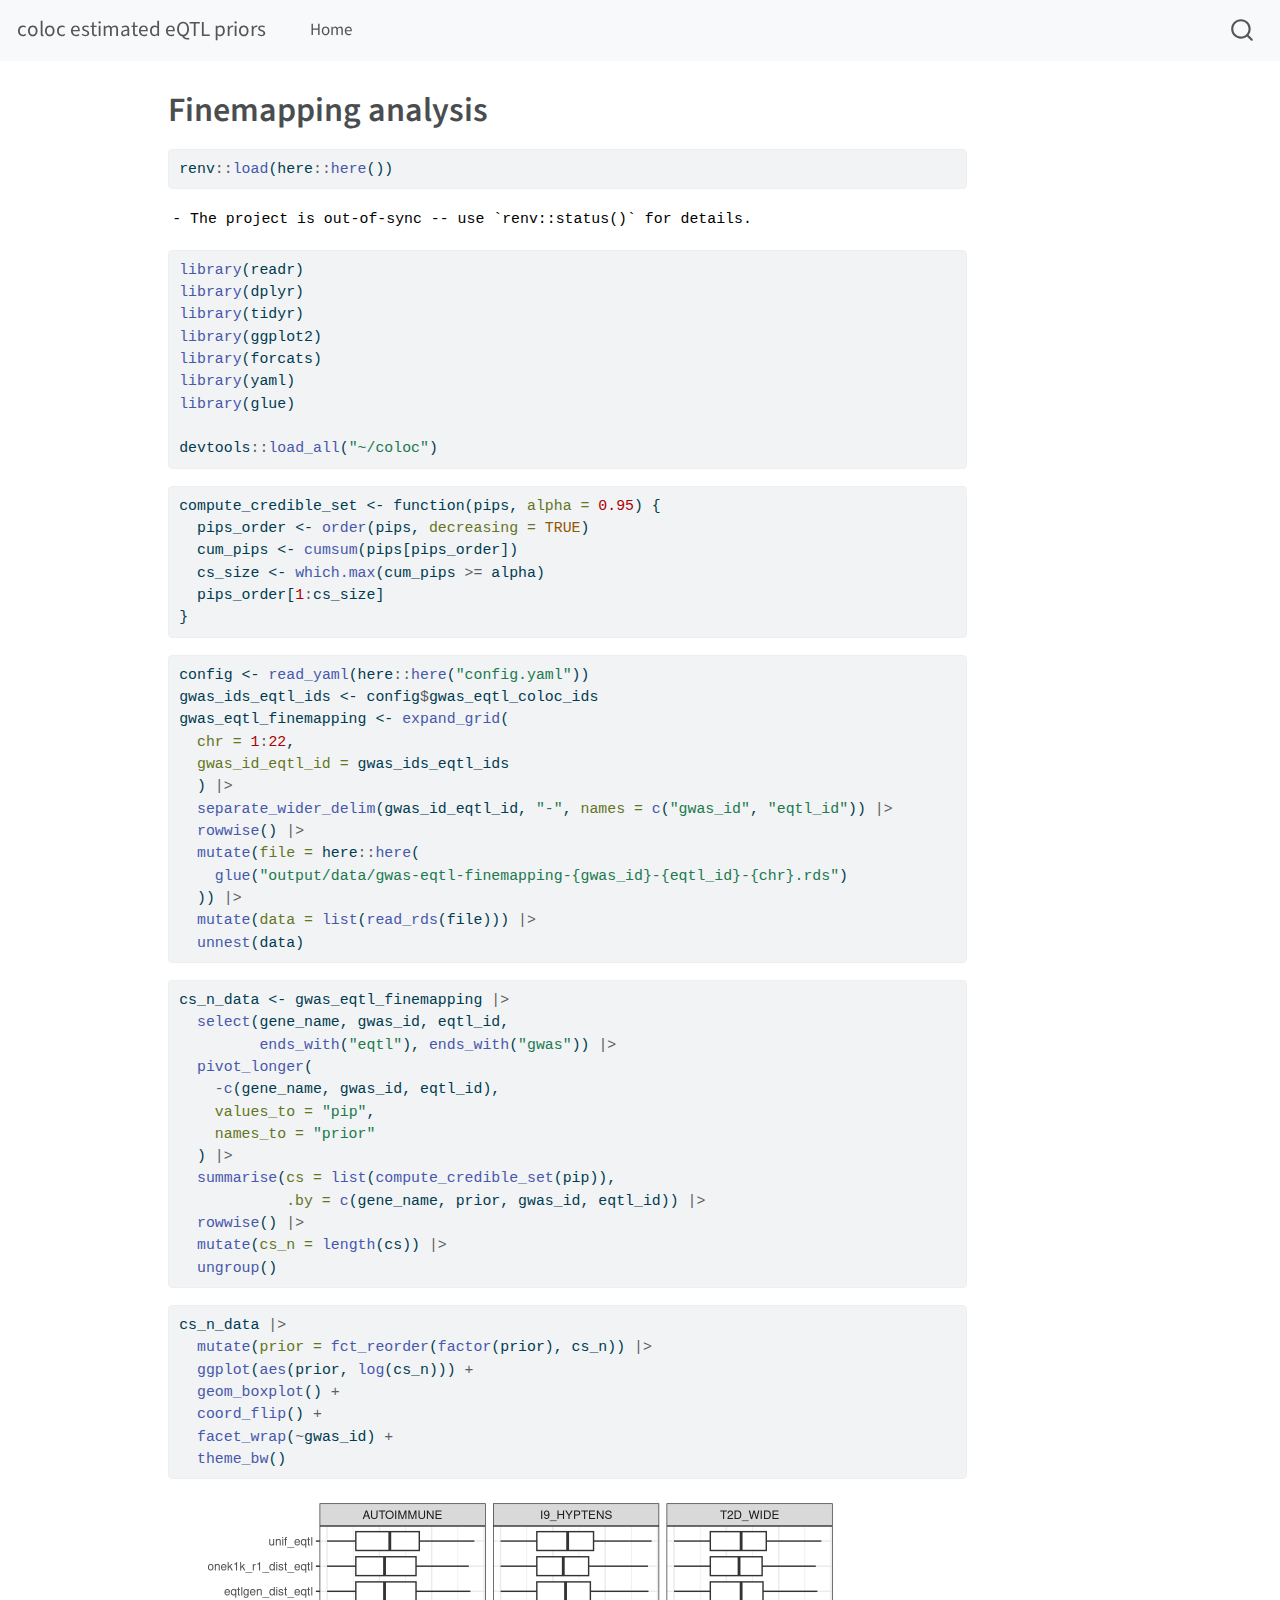
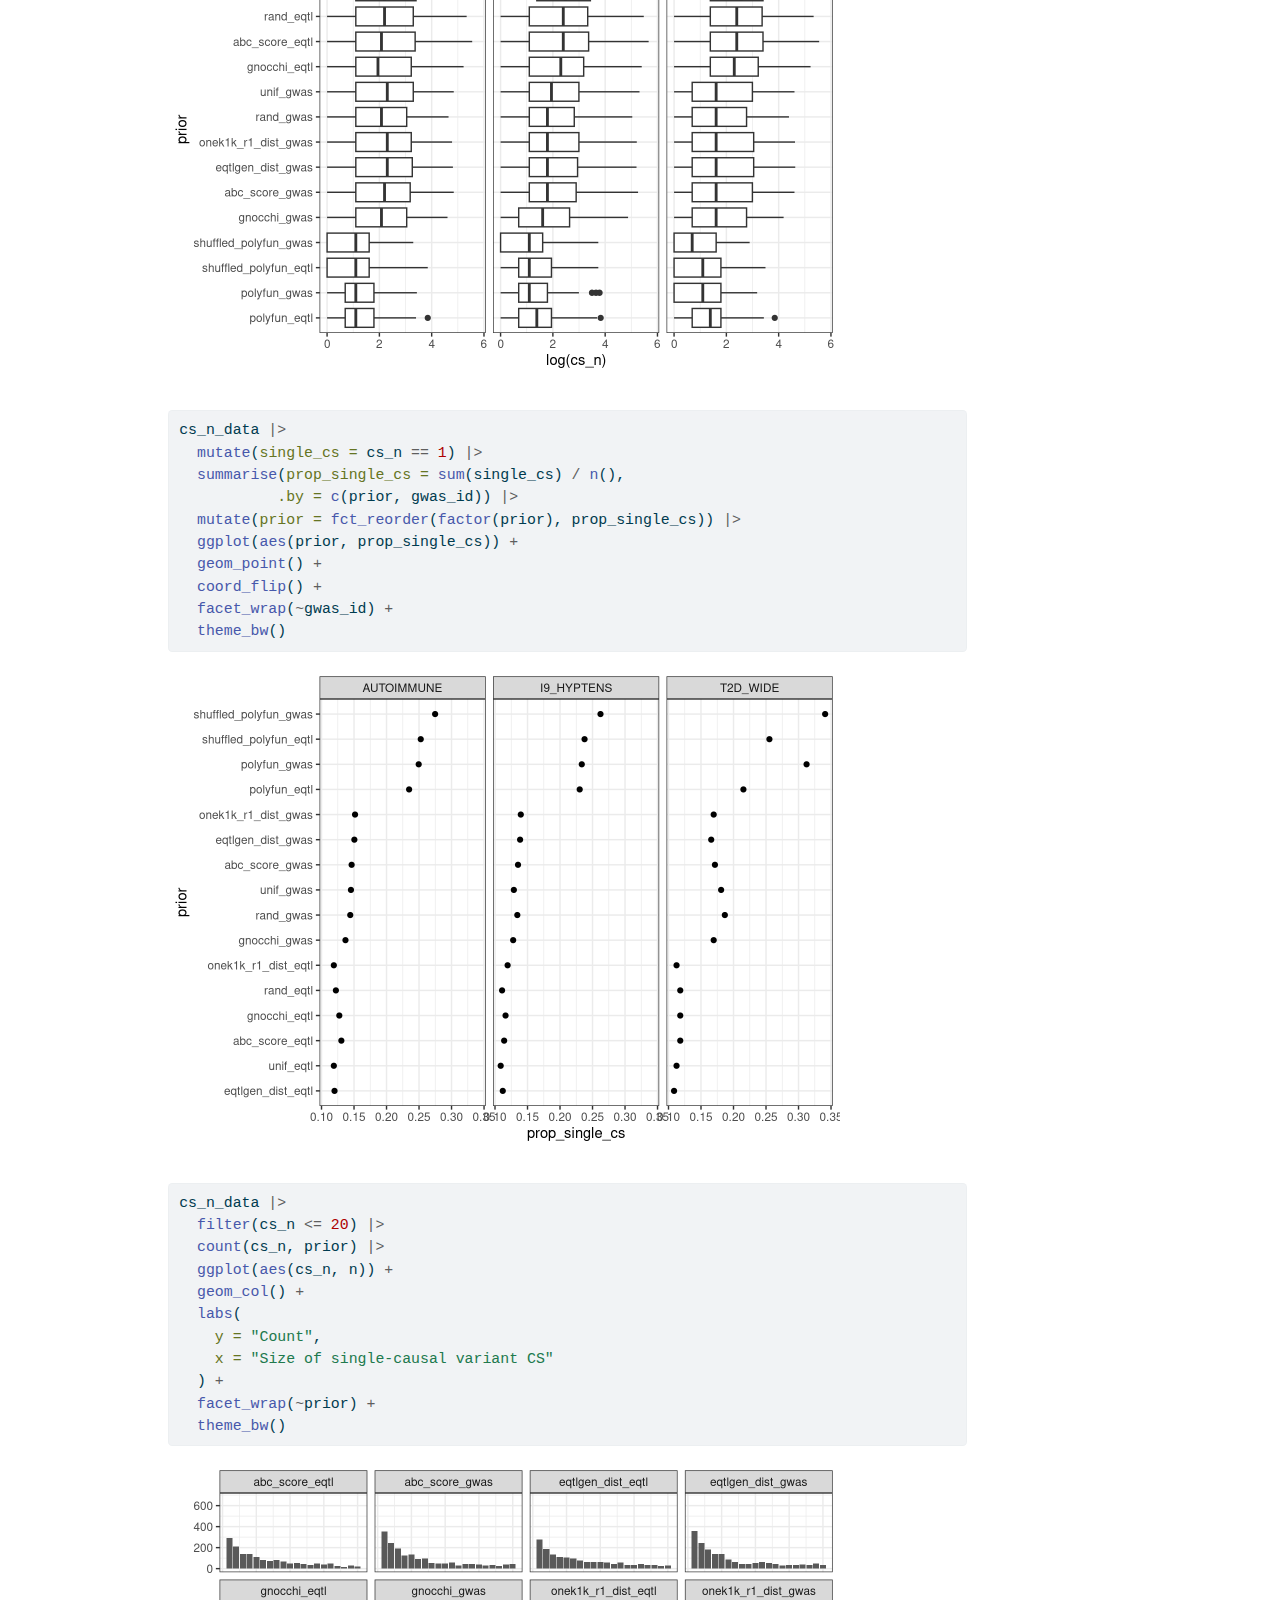
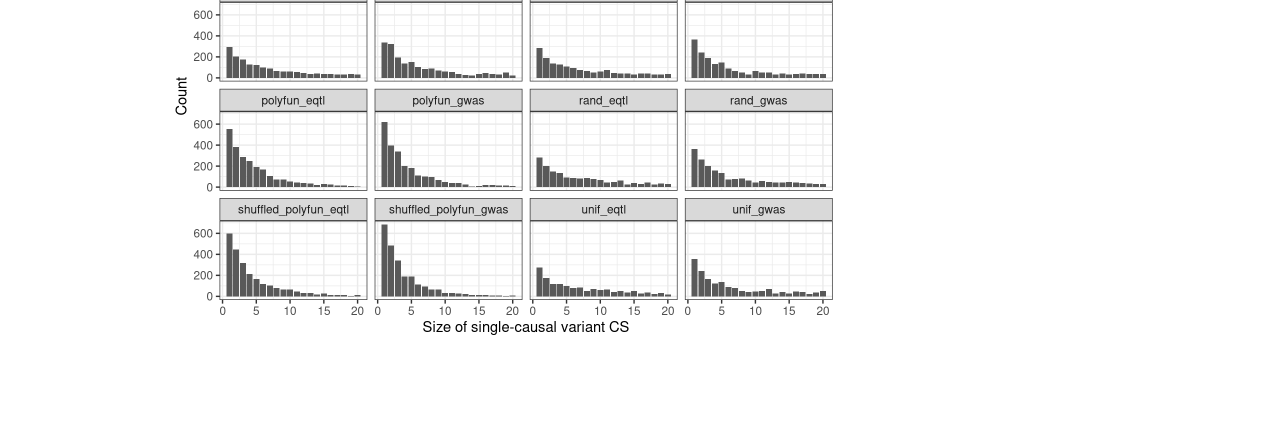
<file: finemapping-analysis.html>
<!DOCTYPE html>
<html xmlns="http://www.w3.org/1999/xhtml" lang="en" xml:lang="en"><head>

<meta charset="utf-8">
<meta name="generator" content="quarto-1.3.433">

<meta name="viewport" content="width=device-width, initial-scale=1.0, user-scalable=yes">


<title>coloc estimated eQTL priors - Finemapping analysis</title>
<style>
code{white-space: pre-wrap;}
span.smallcaps{font-variant: small-caps;}
div.columns{display: flex; gap: min(4vw, 1.5em);}
div.column{flex: auto; overflow-x: auto;}
div.hanging-indent{margin-left: 1.5em; text-indent: -1.5em;}
ul.task-list{list-style: none;}
ul.task-list li input[type="checkbox"] {
  width: 0.8em;
  margin: 0 0.8em 0.2em -1em; /* quarto-specific, see https://github.com/quarto-dev/quarto-cli/issues/4556 */ 
  vertical-align: middle;
}
/* CSS for syntax highlighting */
pre > code.sourceCode { white-space: pre; position: relative; }
pre > code.sourceCode > span { display: inline-block; line-height: 1.25; }
pre > code.sourceCode > span:empty { height: 1.2em; }
.sourceCode { overflow: visible; }
code.sourceCode > span { color: inherit; text-decoration: inherit; }
div.sourceCode { margin: 1em 0; }
pre.sourceCode { margin: 0; }
@media screen {
div.sourceCode { overflow: auto; }
}
@media print {
pre > code.sourceCode { white-space: pre-wrap; }
pre > code.sourceCode > span { text-indent: -5em; padding-left: 5em; }
}
pre.numberSource code
  { counter-reset: source-line 0; }
pre.numberSource code > span
  { position: relative; left: -4em; counter-increment: source-line; }
pre.numberSource code > span > a:first-child::before
  { content: counter(source-line);
    position: relative; left: -1em; text-align: right; vertical-align: baseline;
    border: none; display: inline-block;
    -webkit-touch-callout: none; -webkit-user-select: none;
    -khtml-user-select: none; -moz-user-select: none;
    -ms-user-select: none; user-select: none;
    padding: 0 4px; width: 4em;
  }
pre.numberSource { margin-left: 3em;  padding-left: 4px; }
div.sourceCode
  {   }
@media screen {
pre > code.sourceCode > span > a:first-child::before { text-decoration: underline; }
}
</style>


<script src="site_libs/quarto-nav/quarto-nav.js"></script>
<script src="site_libs/quarto-nav/headroom.min.js"></script>
<script src="site_libs/clipboard/clipboard.min.js"></script>
<script src="site_libs/quarto-search/autocomplete.umd.js"></script>
<script src="site_libs/quarto-search/fuse.min.js"></script>
<script src="site_libs/quarto-search/quarto-search.js"></script>
<meta name="quarto:offset" content="./">
<script src="site_libs/quarto-html/quarto.js"></script>
<script src="site_libs/quarto-html/popper.min.js"></script>
<script src="site_libs/quarto-html/tippy.umd.min.js"></script>
<script src="site_libs/quarto-html/anchor.min.js"></script>
<link href="site_libs/quarto-html/tippy.css" rel="stylesheet">
<link href="site_libs/quarto-html/quarto-syntax-highlighting.css" rel="stylesheet" id="quarto-text-highlighting-styles">
<script src="site_libs/bootstrap/bootstrap.min.js"></script>
<link href="site_libs/bootstrap/bootstrap-icons.css" rel="stylesheet">
<link href="site_libs/bootstrap/bootstrap.min.css" rel="stylesheet" id="quarto-bootstrap" data-mode="light">
<script id="quarto-search-options" type="application/json">{
  "location": "navbar",
  "copy-button": false,
  "collapse-after": 3,
  "panel-placement": "end",
  "type": "overlay",
  "limit": 20,
  "language": {
    "search-no-results-text": "No results",
    "search-matching-documents-text": "matching documents",
    "search-copy-link-title": "Copy link to search",
    "search-hide-matches-text": "Hide additional matches",
    "search-more-match-text": "more match in this document",
    "search-more-matches-text": "more matches in this document",
    "search-clear-button-title": "Clear",
    "search-detached-cancel-button-title": "Cancel",
    "search-submit-button-title": "Submit",
    "search-label": "Search"
  }
}</script>


</head>

<body class="nav-fixed">

<div id="quarto-search-results"></div>
  <header id="quarto-header" class="headroom fixed-top">
    <nav class="navbar navbar-expand-lg navbar-dark ">
      <div class="navbar-container container-fluid">
      <div class="navbar-brand-container">
    <a class="navbar-brand" href="./index.html">
    <span class="navbar-title">coloc estimated eQTL priors</span>
    </a>
  </div>
            <div id="quarto-search" class="" title="Search"></div>
          <button class="navbar-toggler" type="button" data-bs-toggle="collapse" data-bs-target="#navbarCollapse" aria-controls="navbarCollapse" aria-expanded="false" aria-label="Toggle navigation" onclick="if (window.quartoToggleHeadroom) { window.quartoToggleHeadroom(); }">
  <span class="navbar-toggler-icon"></span>
</button>
          <div class="collapse navbar-collapse" id="navbarCollapse">
            <ul class="navbar-nav navbar-nav-scroll me-auto">
  <li class="nav-item">
    <a class="nav-link" href="./index.html" rel="" target="">
 <span class="menu-text">Home</span></a>
  </li>  
</ul>
            <div class="quarto-navbar-tools ms-auto">
</div>
          </div> <!-- /navcollapse -->
      </div> <!-- /container-fluid -->
    </nav>
</header>
<!-- content -->
<div id="quarto-content" class="quarto-container page-columns page-rows-contents page-layout-article page-navbar">
<!-- sidebar -->
<!-- margin-sidebar -->
    <div id="quarto-margin-sidebar" class="sidebar margin-sidebar">
        
    </div>
<!-- main -->
<main class="content" id="quarto-document-content">

<header id="title-block-header" class="quarto-title-block default">
<div class="quarto-title">
<h1 class="title">Finemapping analysis</h1>
</div>



<div class="quarto-title-meta">

    
  
    
  </div>
  

</header>

<div class="cell">
<div class="sourceCode cell-code" id="cb1"><pre class="sourceCode r code-with-copy"><code class="sourceCode r"><span id="cb1-1"><a href="#cb1-1" aria-hidden="true" tabindex="-1"></a>renv<span class="sc">::</span><span class="fu">load</span>(here<span class="sc">::</span><span class="fu">here</span>())</span></code><button title="Copy to Clipboard" class="code-copy-button"><i class="bi"></i></button></pre></div>
<div class="cell-output cell-output-stdout">
<pre><code>- The project is out-of-sync -- use `renv::status()` for details.</code></pre>
</div>
<div class="sourceCode cell-code" id="cb3"><pre class="sourceCode r code-with-copy"><code class="sourceCode r"><span id="cb3-1"><a href="#cb3-1" aria-hidden="true" tabindex="-1"></a><span class="fu">library</span>(readr)</span>
<span id="cb3-2"><a href="#cb3-2" aria-hidden="true" tabindex="-1"></a><span class="fu">library</span>(dplyr)</span>
<span id="cb3-3"><a href="#cb3-3" aria-hidden="true" tabindex="-1"></a><span class="fu">library</span>(tidyr)</span>
<span id="cb3-4"><a href="#cb3-4" aria-hidden="true" tabindex="-1"></a><span class="fu">library</span>(ggplot2)</span>
<span id="cb3-5"><a href="#cb3-5" aria-hidden="true" tabindex="-1"></a><span class="fu">library</span>(forcats)</span>
<span id="cb3-6"><a href="#cb3-6" aria-hidden="true" tabindex="-1"></a><span class="fu">library</span>(yaml)</span>
<span id="cb3-7"><a href="#cb3-7" aria-hidden="true" tabindex="-1"></a><span class="fu">library</span>(glue)</span>
<span id="cb3-8"><a href="#cb3-8" aria-hidden="true" tabindex="-1"></a></span>
<span id="cb3-9"><a href="#cb3-9" aria-hidden="true" tabindex="-1"></a>devtools<span class="sc">::</span><span class="fu">load_all</span>(<span class="st">"~/coloc"</span>)</span></code><button title="Copy to Clipboard" class="code-copy-button"><i class="bi"></i></button></pre></div>
</div>
<div class="cell">
<div class="sourceCode cell-code" id="cb4"><pre class="sourceCode r code-with-copy"><code class="sourceCode r"><span id="cb4-1"><a href="#cb4-1" aria-hidden="true" tabindex="-1"></a>compute_credible_set <span class="ot">&lt;-</span> <span class="cf">function</span>(pips, <span class="at">alpha =</span> <span class="fl">0.95</span>) {</span>
<span id="cb4-2"><a href="#cb4-2" aria-hidden="true" tabindex="-1"></a>  pips_order <span class="ot">&lt;-</span> <span class="fu">order</span>(pips, <span class="at">decreasing =</span> <span class="cn">TRUE</span>)</span>
<span id="cb4-3"><a href="#cb4-3" aria-hidden="true" tabindex="-1"></a>  cum_pips <span class="ot">&lt;-</span> <span class="fu">cumsum</span>(pips[pips_order])</span>
<span id="cb4-4"><a href="#cb4-4" aria-hidden="true" tabindex="-1"></a>  cs_size <span class="ot">&lt;-</span> <span class="fu">which.max</span>(cum_pips <span class="sc">&gt;=</span> alpha) </span>
<span id="cb4-5"><a href="#cb4-5" aria-hidden="true" tabindex="-1"></a>  pips_order[<span class="dv">1</span><span class="sc">:</span>cs_size]</span>
<span id="cb4-6"><a href="#cb4-6" aria-hidden="true" tabindex="-1"></a>}</span></code><button title="Copy to Clipboard" class="code-copy-button"><i class="bi"></i></button></pre></div>
</div>
<div class="cell">
<div class="sourceCode cell-code" id="cb5"><pre class="sourceCode r code-with-copy"><code class="sourceCode r"><span id="cb5-1"><a href="#cb5-1" aria-hidden="true" tabindex="-1"></a>config <span class="ot">&lt;-</span> <span class="fu">read_yaml</span>(here<span class="sc">::</span><span class="fu">here</span>(<span class="st">"config.yaml"</span>))</span>
<span id="cb5-2"><a href="#cb5-2" aria-hidden="true" tabindex="-1"></a>gwas_ids_eqtl_ids <span class="ot">&lt;-</span> config<span class="sc">$</span>gwas_eqtl_coloc_ids</span>
<span id="cb5-3"><a href="#cb5-3" aria-hidden="true" tabindex="-1"></a>gwas_eqtl_finemapping <span class="ot">&lt;-</span> <span class="fu">expand_grid</span>(</span>
<span id="cb5-4"><a href="#cb5-4" aria-hidden="true" tabindex="-1"></a>  <span class="at">chr =</span> <span class="dv">1</span><span class="sc">:</span><span class="dv">22</span>,</span>
<span id="cb5-5"><a href="#cb5-5" aria-hidden="true" tabindex="-1"></a>  <span class="at">gwas_id_eqtl_id =</span> gwas_ids_eqtl_ids</span>
<span id="cb5-6"><a href="#cb5-6" aria-hidden="true" tabindex="-1"></a>  ) <span class="sc">|&gt;</span></span>
<span id="cb5-7"><a href="#cb5-7" aria-hidden="true" tabindex="-1"></a>  <span class="fu">separate_wider_delim</span>(gwas_id_eqtl_id, <span class="st">"-"</span>, <span class="at">names =</span> <span class="fu">c</span>(<span class="st">"gwas_id"</span>, <span class="st">"eqtl_id"</span>)) <span class="sc">|&gt;</span></span>
<span id="cb5-8"><a href="#cb5-8" aria-hidden="true" tabindex="-1"></a>  <span class="fu">rowwise</span>() <span class="sc">|&gt;</span></span>
<span id="cb5-9"><a href="#cb5-9" aria-hidden="true" tabindex="-1"></a>  <span class="fu">mutate</span>(<span class="at">file =</span> here<span class="sc">::</span><span class="fu">here</span>(</span>
<span id="cb5-10"><a href="#cb5-10" aria-hidden="true" tabindex="-1"></a>    <span class="fu">glue</span>(<span class="st">"output/data/gwas-eqtl-finemapping-{gwas_id}-{eqtl_id}-{chr}.rds"</span>)</span>
<span id="cb5-11"><a href="#cb5-11" aria-hidden="true" tabindex="-1"></a>  )) <span class="sc">|&gt;</span></span>
<span id="cb5-12"><a href="#cb5-12" aria-hidden="true" tabindex="-1"></a>  <span class="fu">mutate</span>(<span class="at">data =</span> <span class="fu">list</span>(<span class="fu">read_rds</span>(file))) <span class="sc">|&gt;</span></span>
<span id="cb5-13"><a href="#cb5-13" aria-hidden="true" tabindex="-1"></a>  <span class="fu">unnest</span>(data)</span></code><button title="Copy to Clipboard" class="code-copy-button"><i class="bi"></i></button></pre></div>
</div>
<div class="cell">
<div class="sourceCode cell-code" id="cb6"><pre class="sourceCode r code-with-copy"><code class="sourceCode r"><span id="cb6-1"><a href="#cb6-1" aria-hidden="true" tabindex="-1"></a>cs_n_data <span class="ot">&lt;-</span> gwas_eqtl_finemapping <span class="sc">|&gt;</span></span>
<span id="cb6-2"><a href="#cb6-2" aria-hidden="true" tabindex="-1"></a>  <span class="fu">select</span>(gene_name, gwas_id, eqtl_id, </span>
<span id="cb6-3"><a href="#cb6-3" aria-hidden="true" tabindex="-1"></a>         <span class="fu">ends_with</span>(<span class="st">"eqtl"</span>), <span class="fu">ends_with</span>(<span class="st">"gwas"</span>)) <span class="sc">|&gt;</span></span>
<span id="cb6-4"><a href="#cb6-4" aria-hidden="true" tabindex="-1"></a>  <span class="fu">pivot_longer</span>(</span>
<span id="cb6-5"><a href="#cb6-5" aria-hidden="true" tabindex="-1"></a>    <span class="sc">-</span><span class="fu">c</span>(gene_name, gwas_id, eqtl_id), </span>
<span id="cb6-6"><a href="#cb6-6" aria-hidden="true" tabindex="-1"></a>    <span class="at">values_to =</span> <span class="st">"pip"</span>,</span>
<span id="cb6-7"><a href="#cb6-7" aria-hidden="true" tabindex="-1"></a>    <span class="at">names_to =</span> <span class="st">"prior"</span></span>
<span id="cb6-8"><a href="#cb6-8" aria-hidden="true" tabindex="-1"></a>  ) <span class="sc">|&gt;</span></span>
<span id="cb6-9"><a href="#cb6-9" aria-hidden="true" tabindex="-1"></a>  <span class="fu">summarise</span>(<span class="at">cs =</span> <span class="fu">list</span>(<span class="fu">compute_credible_set</span>(pip)), </span>
<span id="cb6-10"><a href="#cb6-10" aria-hidden="true" tabindex="-1"></a>            <span class="at">.by =</span> <span class="fu">c</span>(gene_name, prior, gwas_id, eqtl_id)) <span class="sc">|&gt;</span></span>
<span id="cb6-11"><a href="#cb6-11" aria-hidden="true" tabindex="-1"></a>  <span class="fu">rowwise</span>() <span class="sc">|&gt;</span></span>
<span id="cb6-12"><a href="#cb6-12" aria-hidden="true" tabindex="-1"></a>  <span class="fu">mutate</span>(<span class="at">cs_n =</span> <span class="fu">length</span>(cs)) <span class="sc">|&gt;</span></span>
<span id="cb6-13"><a href="#cb6-13" aria-hidden="true" tabindex="-1"></a>  <span class="fu">ungroup</span>()</span></code><button title="Copy to Clipboard" class="code-copy-button"><i class="bi"></i></button></pre></div>
</div>
<div class="cell">
<div class="sourceCode cell-code" id="cb7"><pre class="sourceCode r code-with-copy"><code class="sourceCode r"><span id="cb7-1"><a href="#cb7-1" aria-hidden="true" tabindex="-1"></a>cs_n_data <span class="sc">|&gt;</span></span>
<span id="cb7-2"><a href="#cb7-2" aria-hidden="true" tabindex="-1"></a>  <span class="fu">mutate</span>(<span class="at">prior =</span> <span class="fu">fct_reorder</span>(<span class="fu">factor</span>(prior), cs_n)) <span class="sc">|&gt;</span></span>
<span id="cb7-3"><a href="#cb7-3" aria-hidden="true" tabindex="-1"></a>  <span class="fu">ggplot</span>(<span class="fu">aes</span>(prior, <span class="fu">log</span>(cs_n))) <span class="sc">+</span> </span>
<span id="cb7-4"><a href="#cb7-4" aria-hidden="true" tabindex="-1"></a>  <span class="fu">geom_boxplot</span>() <span class="sc">+</span> </span>
<span id="cb7-5"><a href="#cb7-5" aria-hidden="true" tabindex="-1"></a>  <span class="fu">coord_flip</span>() <span class="sc">+</span></span>
<span id="cb7-6"><a href="#cb7-6" aria-hidden="true" tabindex="-1"></a>  <span class="fu">facet_wrap</span>(<span class="sc">~</span>gwas_id) <span class="sc">+</span> </span>
<span id="cb7-7"><a href="#cb7-7" aria-hidden="true" tabindex="-1"></a>  <span class="fu">theme_bw</span>()</span></code><button title="Copy to Clipboard" class="code-copy-button"><i class="bi"></i></button></pre></div>
<div class="cell-output-display">
<p><img src="finemapping-analysis_files/figure-html/unnamed-chunk-4-1.png" class="img-fluid" width="672"></p>
</div>
</div>
<div class="cell">
<div class="sourceCode cell-code" id="cb8"><pre class="sourceCode r code-with-copy"><code class="sourceCode r"><span id="cb8-1"><a href="#cb8-1" aria-hidden="true" tabindex="-1"></a>cs_n_data <span class="sc">|&gt;</span></span>
<span id="cb8-2"><a href="#cb8-2" aria-hidden="true" tabindex="-1"></a>  <span class="fu">mutate</span>(<span class="at">single_cs =</span> cs_n <span class="sc">==</span> <span class="dv">1</span>) <span class="sc">|&gt;</span></span>
<span id="cb8-3"><a href="#cb8-3" aria-hidden="true" tabindex="-1"></a>  <span class="fu">summarise</span>(<span class="at">prop_single_cs =</span> <span class="fu">sum</span>(single_cs) <span class="sc">/</span> <span class="fu">n</span>(),</span>
<span id="cb8-4"><a href="#cb8-4" aria-hidden="true" tabindex="-1"></a>           <span class="at">.by =</span> <span class="fu">c</span>(prior, gwas_id)) <span class="sc">|&gt;</span></span>
<span id="cb8-5"><a href="#cb8-5" aria-hidden="true" tabindex="-1"></a>  <span class="fu">mutate</span>(<span class="at">prior =</span> <span class="fu">fct_reorder</span>(<span class="fu">factor</span>(prior), prop_single_cs)) <span class="sc">|&gt;</span></span>
<span id="cb8-6"><a href="#cb8-6" aria-hidden="true" tabindex="-1"></a>  <span class="fu">ggplot</span>(<span class="fu">aes</span>(prior, prop_single_cs)) <span class="sc">+</span> </span>
<span id="cb8-7"><a href="#cb8-7" aria-hidden="true" tabindex="-1"></a>  <span class="fu">geom_point</span>() <span class="sc">+</span> </span>
<span id="cb8-8"><a href="#cb8-8" aria-hidden="true" tabindex="-1"></a>  <span class="fu">coord_flip</span>() <span class="sc">+</span> </span>
<span id="cb8-9"><a href="#cb8-9" aria-hidden="true" tabindex="-1"></a>  <span class="fu">facet_wrap</span>(<span class="sc">~</span>gwas_id) <span class="sc">+</span> </span>
<span id="cb8-10"><a href="#cb8-10" aria-hidden="true" tabindex="-1"></a>  <span class="fu">theme_bw</span>()</span></code><button title="Copy to Clipboard" class="code-copy-button"><i class="bi"></i></button></pre></div>
<div class="cell-output-display">
<p><img src="finemapping-analysis_files/figure-html/unnamed-chunk-5-1.png" class="img-fluid" width="672"></p>
</div>
</div>
<div class="cell">
<div class="sourceCode cell-code" id="cb9"><pre class="sourceCode r code-with-copy"><code class="sourceCode r"><span id="cb9-1"><a href="#cb9-1" aria-hidden="true" tabindex="-1"></a>cs_n_data <span class="sc">|&gt;</span></span>
<span id="cb9-2"><a href="#cb9-2" aria-hidden="true" tabindex="-1"></a>  <span class="fu">filter</span>(cs_n <span class="sc">&lt;=</span> <span class="dv">20</span>) <span class="sc">|&gt;</span></span>
<span id="cb9-3"><a href="#cb9-3" aria-hidden="true" tabindex="-1"></a>  <span class="fu">count</span>(cs_n, prior) <span class="sc">|&gt;</span></span>
<span id="cb9-4"><a href="#cb9-4" aria-hidden="true" tabindex="-1"></a>  <span class="fu">ggplot</span>(<span class="fu">aes</span>(cs_n, n)) <span class="sc">+</span> </span>
<span id="cb9-5"><a href="#cb9-5" aria-hidden="true" tabindex="-1"></a>  <span class="fu">geom_col</span>() <span class="sc">+</span> </span>
<span id="cb9-6"><a href="#cb9-6" aria-hidden="true" tabindex="-1"></a>  <span class="fu">labs</span>(</span>
<span id="cb9-7"><a href="#cb9-7" aria-hidden="true" tabindex="-1"></a>    <span class="at">y =</span> <span class="st">"Count"</span>,</span>
<span id="cb9-8"><a href="#cb9-8" aria-hidden="true" tabindex="-1"></a>    <span class="at">x =</span> <span class="st">"Size of single-causal variant CS"</span></span>
<span id="cb9-9"><a href="#cb9-9" aria-hidden="true" tabindex="-1"></a>  ) <span class="sc">+</span> </span>
<span id="cb9-10"><a href="#cb9-10" aria-hidden="true" tabindex="-1"></a>  <span class="fu">facet_wrap</span>(<span class="sc">~</span>prior) <span class="sc">+</span> </span>
<span id="cb9-11"><a href="#cb9-11" aria-hidden="true" tabindex="-1"></a>  <span class="fu">theme_bw</span>()</span></code><button title="Copy to Clipboard" class="code-copy-button"><i class="bi"></i></button></pre></div>
<div class="cell-output-display">
<p><img src="finemapping-analysis_files/figure-html/unnamed-chunk-6-1.png" class="img-fluid" width="672"></p>
</div>
</div>



</main> <!-- /main -->
<script id="quarto-html-after-body" type="application/javascript">
window.document.addEventListener("DOMContentLoaded", function (event) {
  const toggleBodyColorMode = (bsSheetEl) => {
    const mode = bsSheetEl.getAttribute("data-mode");
    const bodyEl = window.document.querySelector("body");
    if (mode === "dark") {
      bodyEl.classList.add("quarto-dark");
      bodyEl.classList.remove("quarto-light");
    } else {
      bodyEl.classList.add("quarto-light");
      bodyEl.classList.remove("quarto-dark");
    }
  }
  const toggleBodyColorPrimary = () => {
    const bsSheetEl = window.document.querySelector("link#quarto-bootstrap");
    if (bsSheetEl) {
      toggleBodyColorMode(bsSheetEl);
    }
  }
  toggleBodyColorPrimary();  
  const icon = "";
  const anchorJS = new window.AnchorJS();
  anchorJS.options = {
    placement: 'right',
    icon: icon
  };
  anchorJS.add('.anchored');
  const isCodeAnnotation = (el) => {
    for (const clz of el.classList) {
      if (clz.startsWith('code-annotation-')) {                     
        return true;
      }
    }
    return false;
  }
  const clipboard = new window.ClipboardJS('.code-copy-button', {
    text: function(trigger) {
      const codeEl = trigger.previousElementSibling.cloneNode(true);
      for (const childEl of codeEl.children) {
        if (isCodeAnnotation(childEl)) {
          childEl.remove();
        }
      }
      return codeEl.innerText;
    }
  });
  clipboard.on('success', function(e) {
    // button target
    const button = e.trigger;
    // don't keep focus
    button.blur();
    // flash "checked"
    button.classList.add('code-copy-button-checked');
    var currentTitle = button.getAttribute("title");
    button.setAttribute("title", "Copied!");
    let tooltip;
    if (window.bootstrap) {
      button.setAttribute("data-bs-toggle", "tooltip");
      button.setAttribute("data-bs-placement", "left");
      button.setAttribute("data-bs-title", "Copied!");
      tooltip = new bootstrap.Tooltip(button, 
        { trigger: "manual", 
          customClass: "code-copy-button-tooltip",
          offset: [0, -8]});
      tooltip.show();    
    }
    setTimeout(function() {
      if (tooltip) {
        tooltip.hide();
        button.removeAttribute("data-bs-title");
        button.removeAttribute("data-bs-toggle");
        button.removeAttribute("data-bs-placement");
      }
      button.setAttribute("title", currentTitle);
      button.classList.remove('code-copy-button-checked');
    }, 1000);
    // clear code selection
    e.clearSelection();
  });
  function tippyHover(el, contentFn) {
    const config = {
      allowHTML: true,
      content: contentFn,
      maxWidth: 500,
      delay: 100,
      arrow: false,
      appendTo: function(el) {
          return el.parentElement;
      },
      interactive: true,
      interactiveBorder: 10,
      theme: 'quarto',
      placement: 'bottom-start'
    };
    window.tippy(el, config); 
  }
  const noterefs = window.document.querySelectorAll('a[role="doc-noteref"]');
  for (var i=0; i<noterefs.length; i++) {
    const ref = noterefs[i];
    tippyHover(ref, function() {
      // use id or data attribute instead here
      let href = ref.getAttribute('data-footnote-href') || ref.getAttribute('href');
      try { href = new URL(href).hash; } catch {}
      const id = href.replace(/^#\/?/, "");
      const note = window.document.getElementById(id);
      return note.innerHTML;
    });
  }
      let selectedAnnoteEl;
      const selectorForAnnotation = ( cell, annotation) => {
        let cellAttr = 'data-code-cell="' + cell + '"';
        let lineAttr = 'data-code-annotation="' +  annotation + '"';
        const selector = 'span[' + cellAttr + '][' + lineAttr + ']';
        return selector;
      }
      const selectCodeLines = (annoteEl) => {
        const doc = window.document;
        const targetCell = annoteEl.getAttribute("data-target-cell");
        const targetAnnotation = annoteEl.getAttribute("data-target-annotation");
        const annoteSpan = window.document.querySelector(selectorForAnnotation(targetCell, targetAnnotation));
        const lines = annoteSpan.getAttribute("data-code-lines").split(",");
        const lineIds = lines.map((line) => {
          return targetCell + "-" + line;
        })
        let top = null;
        let height = null;
        let parent = null;
        if (lineIds.length > 0) {
            //compute the position of the single el (top and bottom and make a div)
            const el = window.document.getElementById(lineIds[0]);
            top = el.offsetTop;
            height = el.offsetHeight;
            parent = el.parentElement.parentElement;
          if (lineIds.length > 1) {
            const lastEl = window.document.getElementById(lineIds[lineIds.length - 1]);
            const bottom = lastEl.offsetTop + lastEl.offsetHeight;
            height = bottom - top;
          }
          if (top !== null && height !== null && parent !== null) {
            // cook up a div (if necessary) and position it 
            let div = window.document.getElementById("code-annotation-line-highlight");
            if (div === null) {
              div = window.document.createElement("div");
              div.setAttribute("id", "code-annotation-line-highlight");
              div.style.position = 'absolute';
              parent.appendChild(div);
            }
            div.style.top = top - 2 + "px";
            div.style.height = height + 4 + "px";
            let gutterDiv = window.document.getElementById("code-annotation-line-highlight-gutter");
            if (gutterDiv === null) {
              gutterDiv = window.document.createElement("div");
              gutterDiv.setAttribute("id", "code-annotation-line-highlight-gutter");
              gutterDiv.style.position = 'absolute';
              const codeCell = window.document.getElementById(targetCell);
              const gutter = codeCell.querySelector('.code-annotation-gutter');
              gutter.appendChild(gutterDiv);
            }
            gutterDiv.style.top = top - 2 + "px";
            gutterDiv.style.height = height + 4 + "px";
          }
          selectedAnnoteEl = annoteEl;
        }
      };
      const unselectCodeLines = () => {
        const elementsIds = ["code-annotation-line-highlight", "code-annotation-line-highlight-gutter"];
        elementsIds.forEach((elId) => {
          const div = window.document.getElementById(elId);
          if (div) {
            div.remove();
          }
        });
        selectedAnnoteEl = undefined;
      };
      // Attach click handler to the DT
      const annoteDls = window.document.querySelectorAll('dt[data-target-cell]');
      for (const annoteDlNode of annoteDls) {
        annoteDlNode.addEventListener('click', (event) => {
          const clickedEl = event.target;
          if (clickedEl !== selectedAnnoteEl) {
            unselectCodeLines();
            const activeEl = window.document.querySelector('dt[data-target-cell].code-annotation-active');
            if (activeEl) {
              activeEl.classList.remove('code-annotation-active');
            }
            selectCodeLines(clickedEl);
            clickedEl.classList.add('code-annotation-active');
          } else {
            // Unselect the line
            unselectCodeLines();
            clickedEl.classList.remove('code-annotation-active');
          }
        });
      }
  const findCites = (el) => {
    const parentEl = el.parentElement;
    if (parentEl) {
      const cites = parentEl.dataset.cites;
      if (cites) {
        return {
          el,
          cites: cites.split(' ')
        };
      } else {
        return findCites(el.parentElement)
      }
    } else {
      return undefined;
    }
  };
  var bibliorefs = window.document.querySelectorAll('a[role="doc-biblioref"]');
  for (var i=0; i<bibliorefs.length; i++) {
    const ref = bibliorefs[i];
    const citeInfo = findCites(ref);
    if (citeInfo) {
      tippyHover(citeInfo.el, function() {
        var popup = window.document.createElement('div');
        citeInfo.cites.forEach(function(cite) {
          var citeDiv = window.document.createElement('div');
          citeDiv.classList.add('hanging-indent');
          citeDiv.classList.add('csl-entry');
          var biblioDiv = window.document.getElementById('ref-' + cite);
          if (biblioDiv) {
            citeDiv.innerHTML = biblioDiv.innerHTML;
          }
          popup.appendChild(citeDiv);
        });
        return popup.innerHTML;
      });
    }
  }
});
</script>
</div> <!-- /content -->



</body></html>
</file>
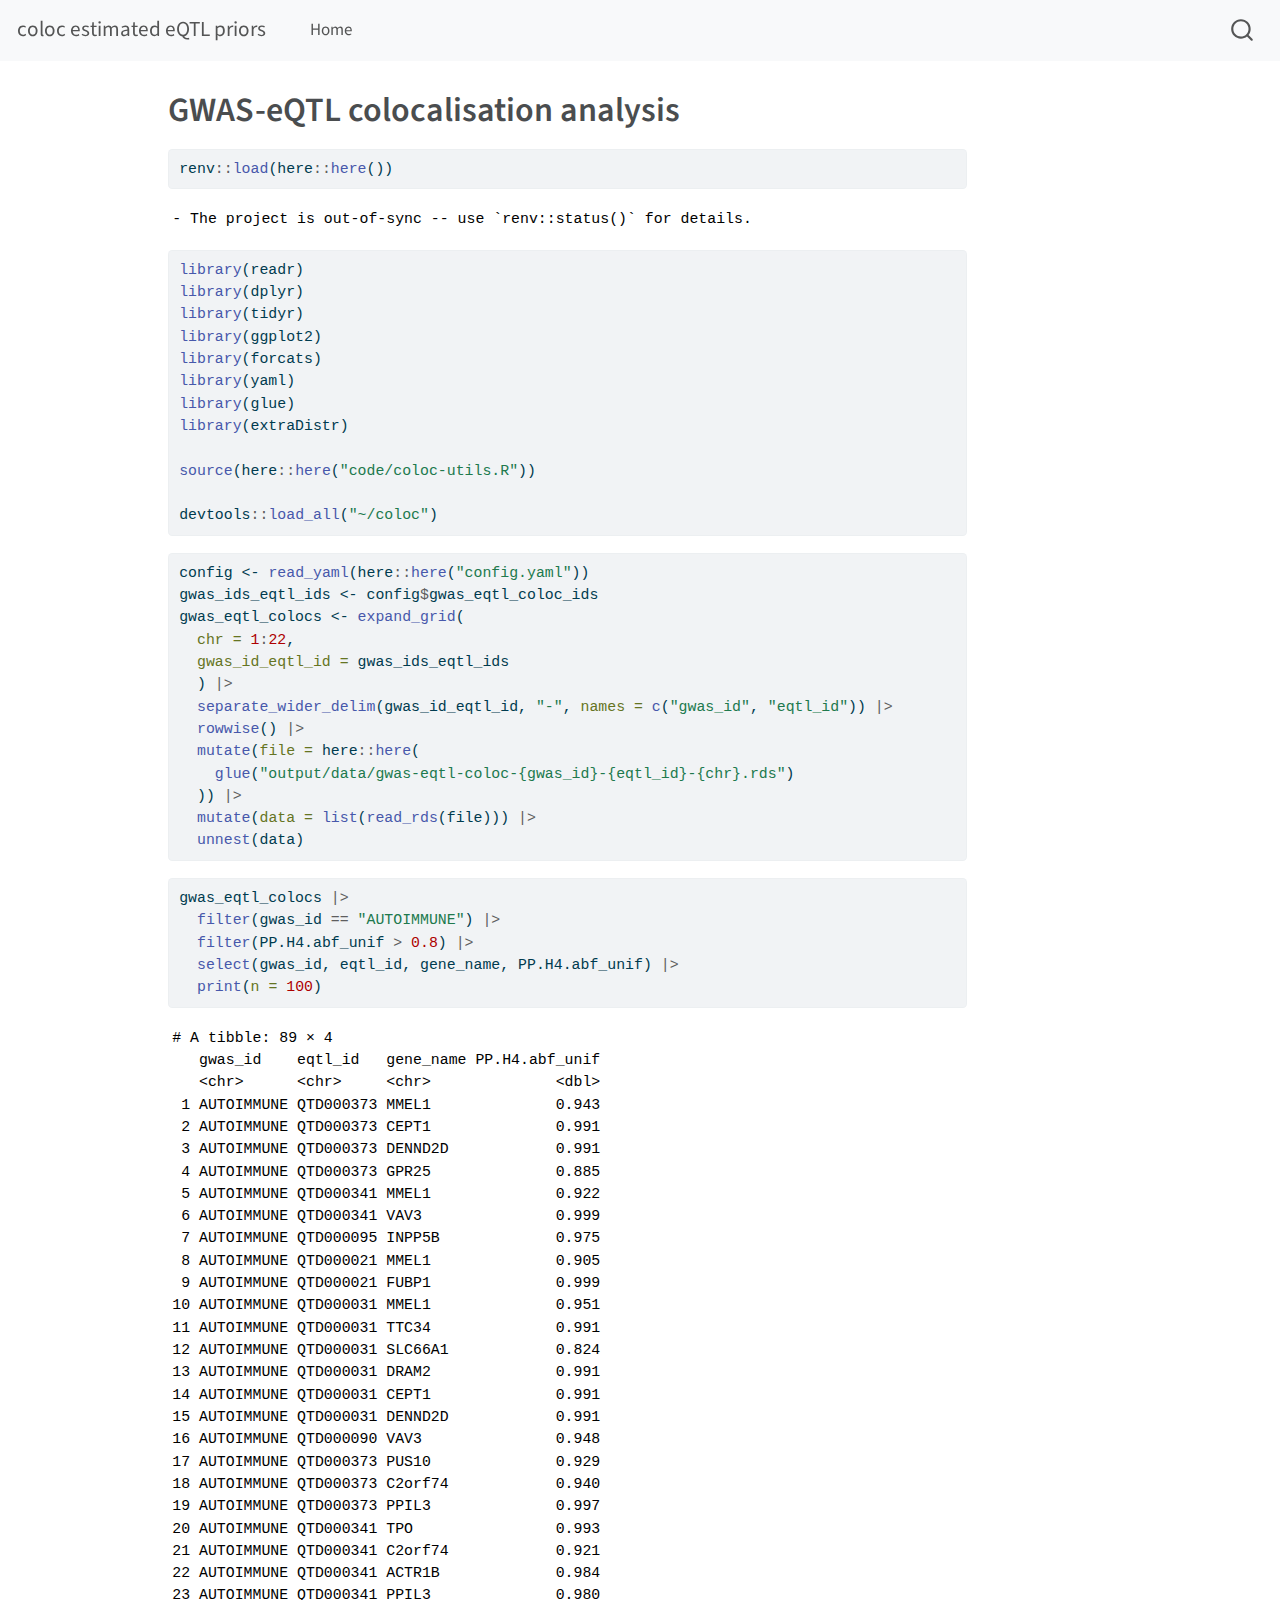
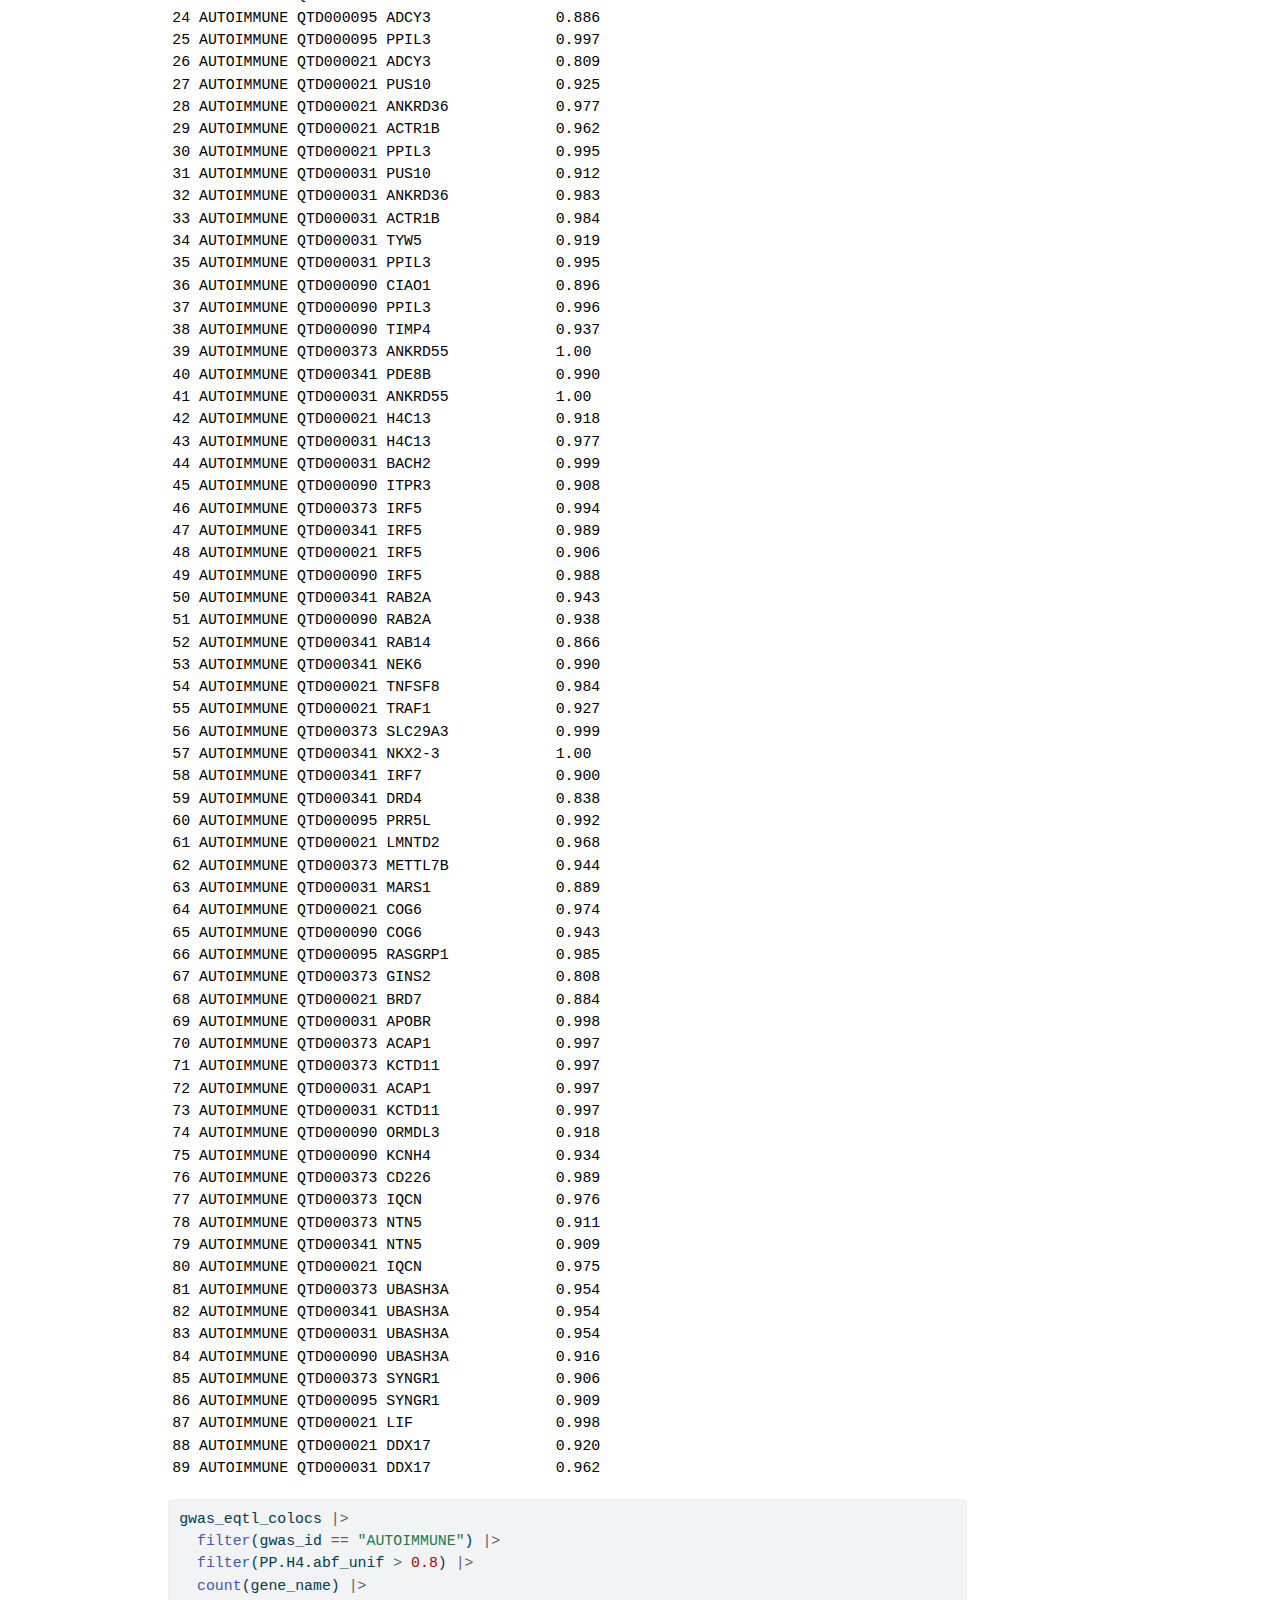
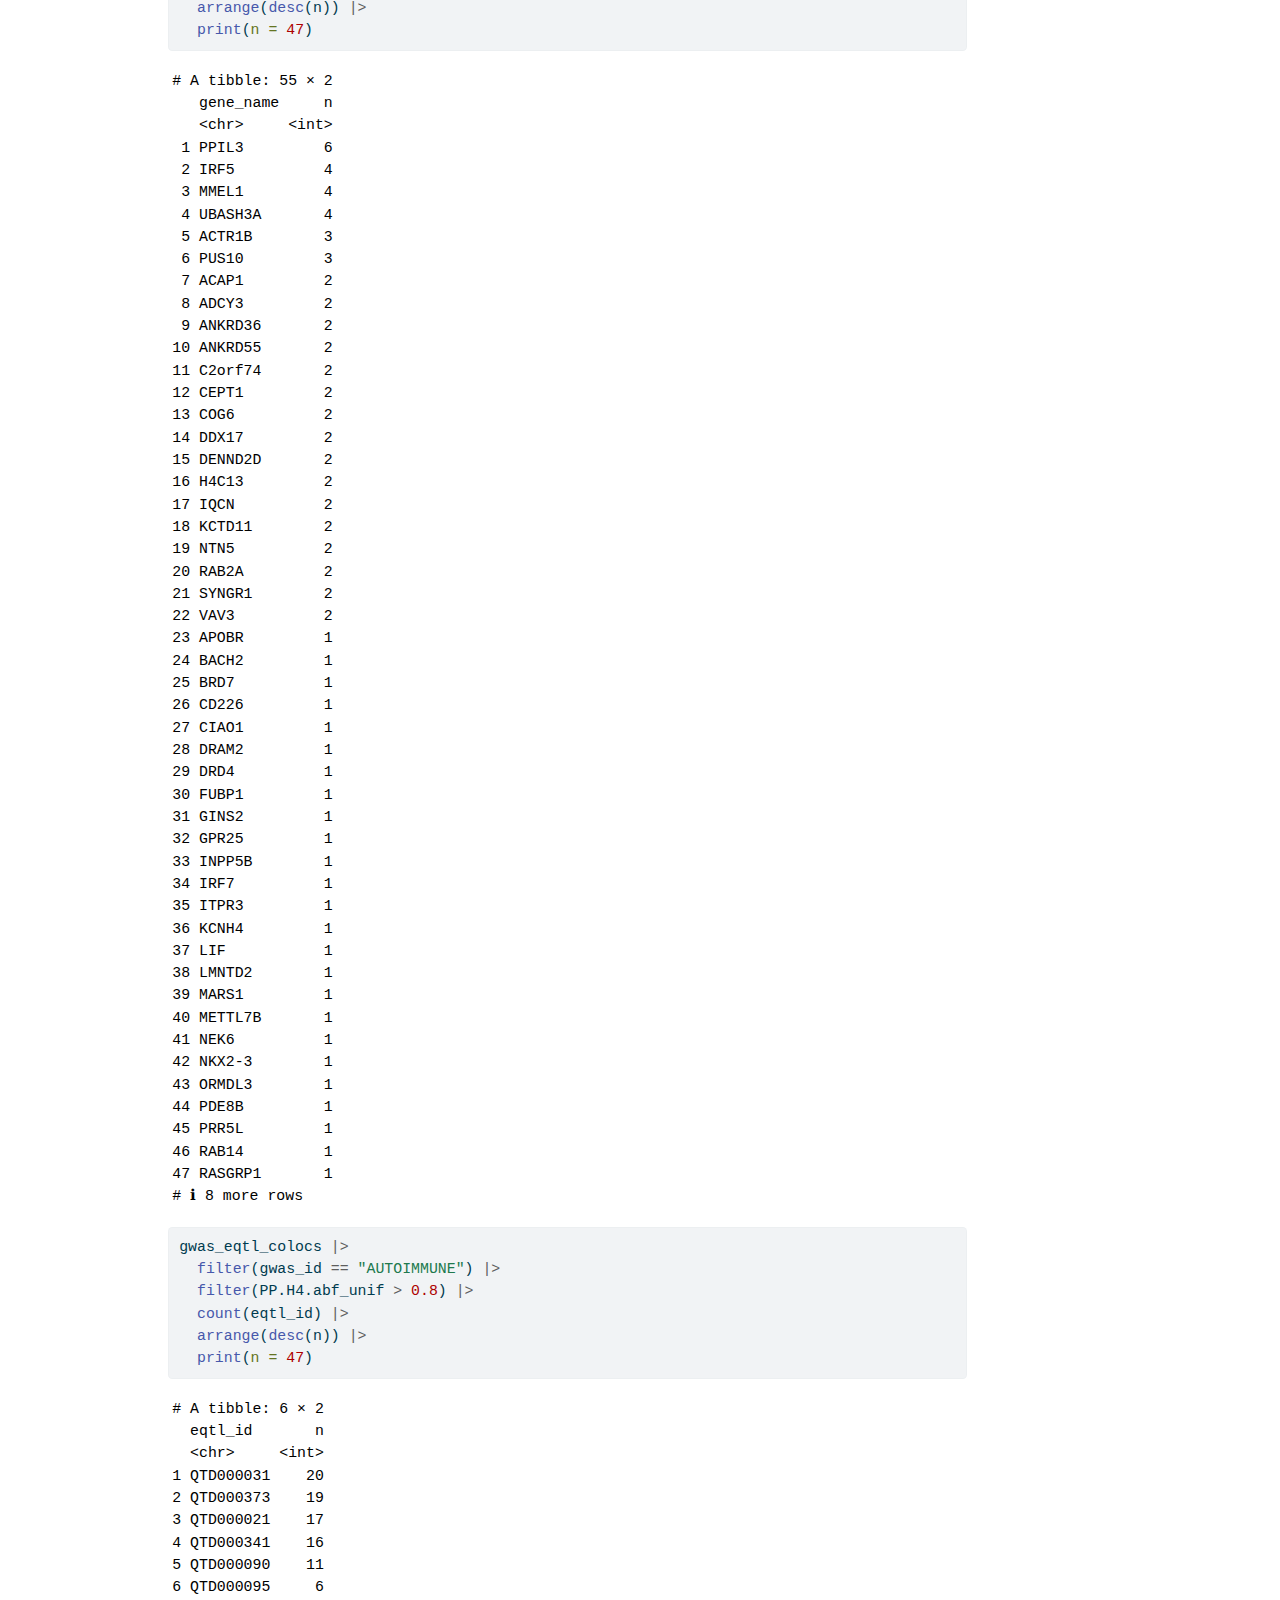
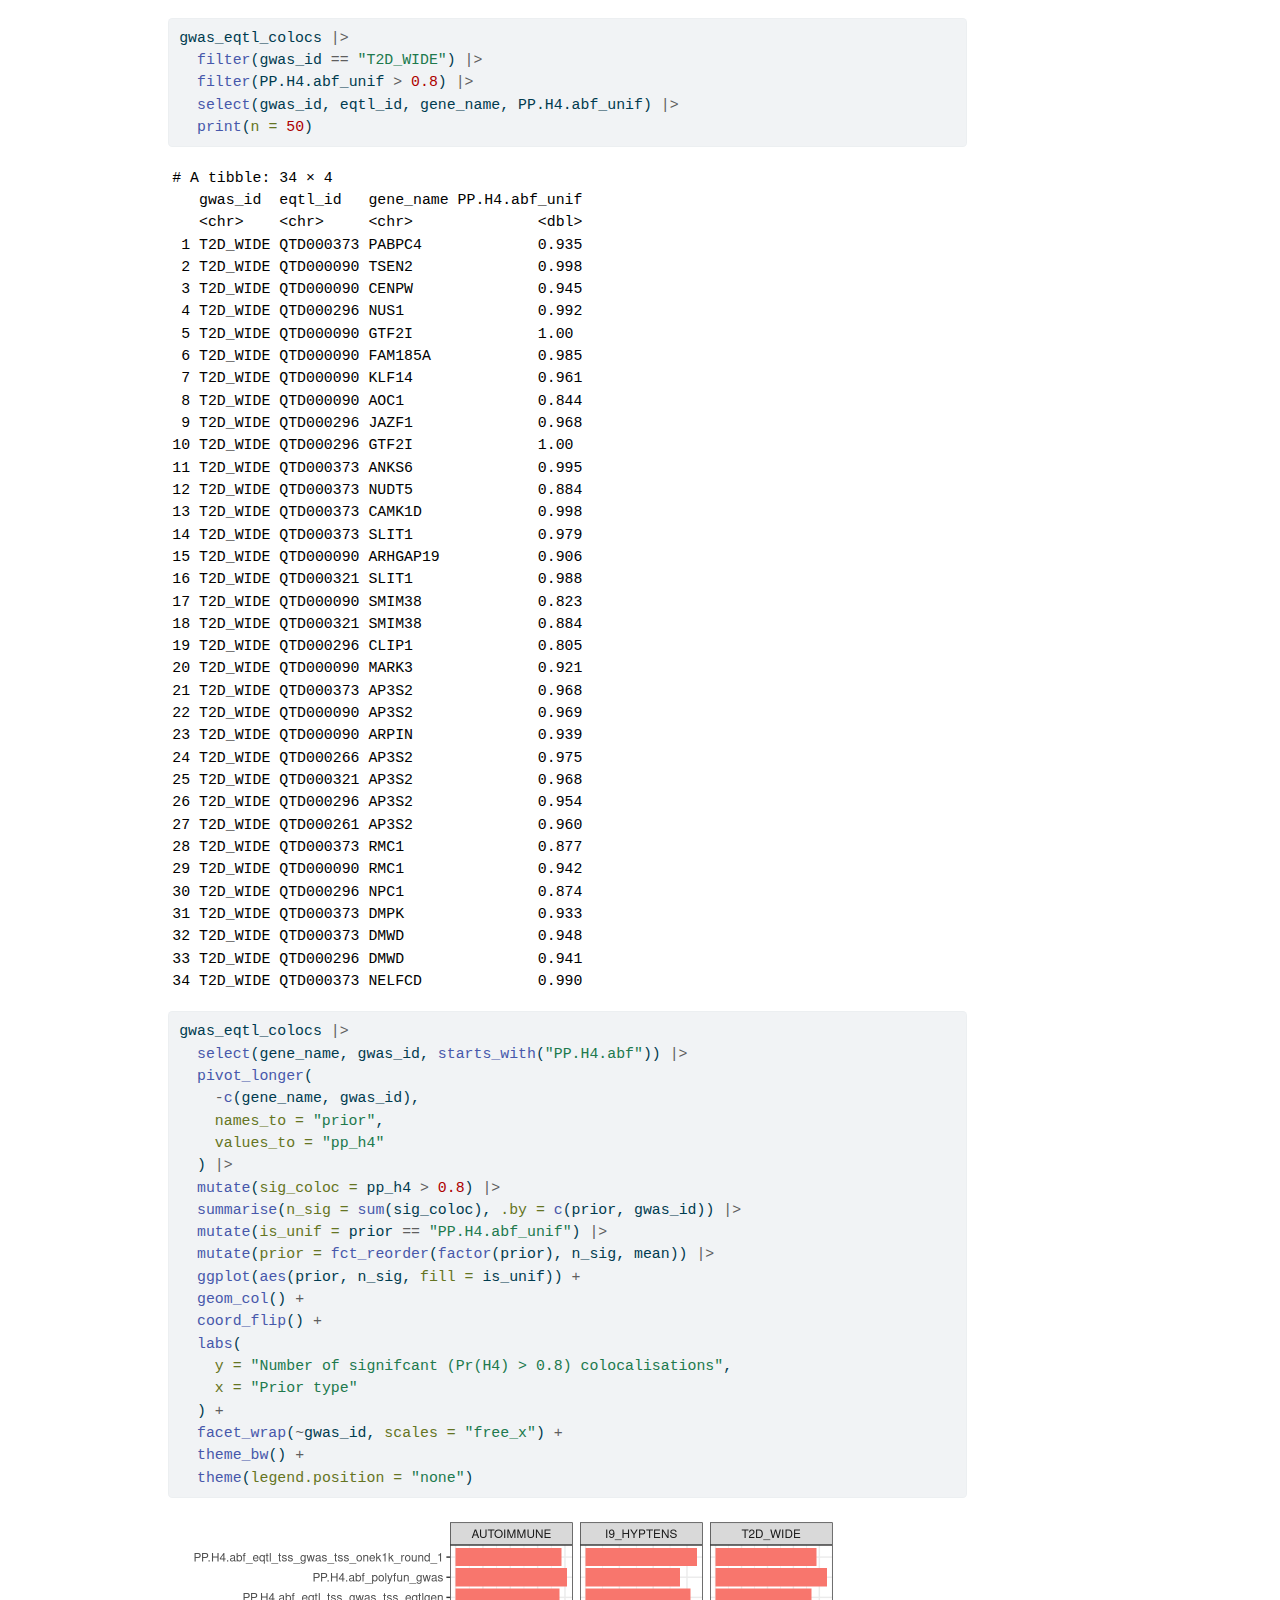
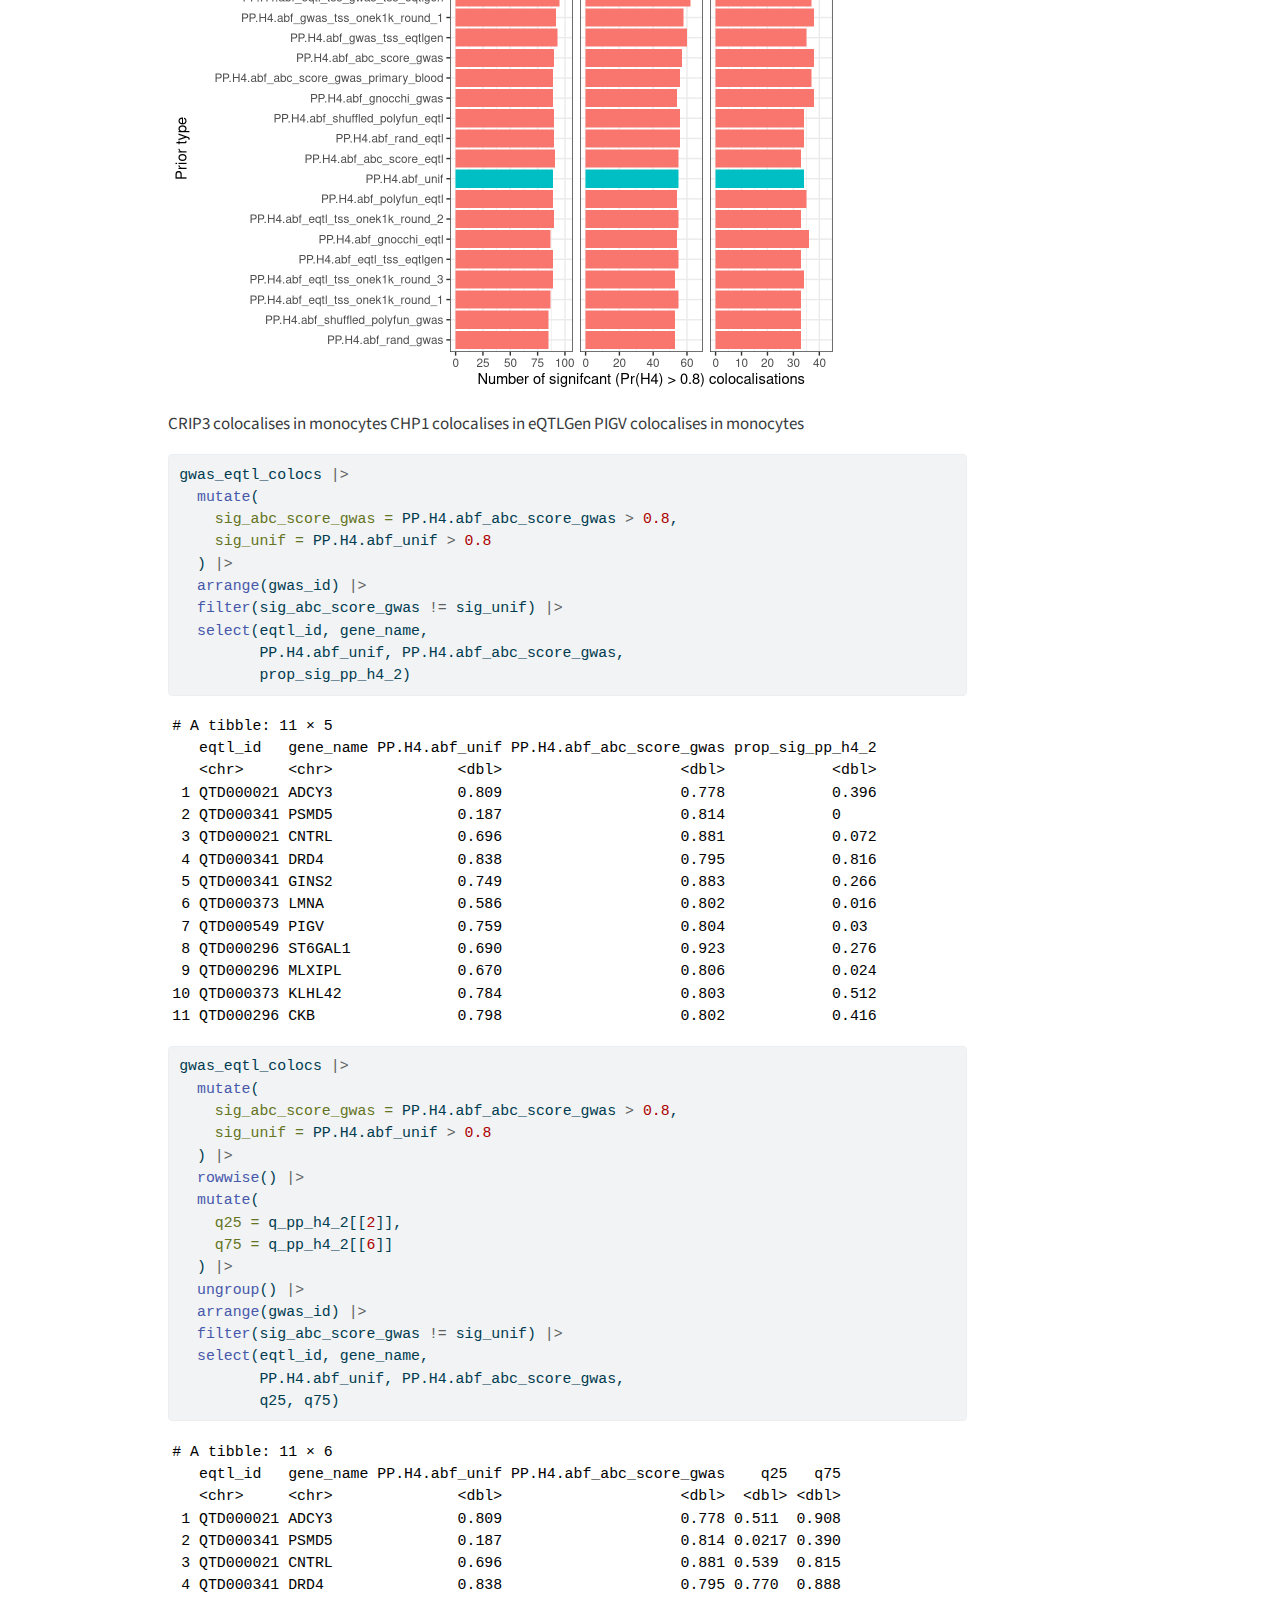
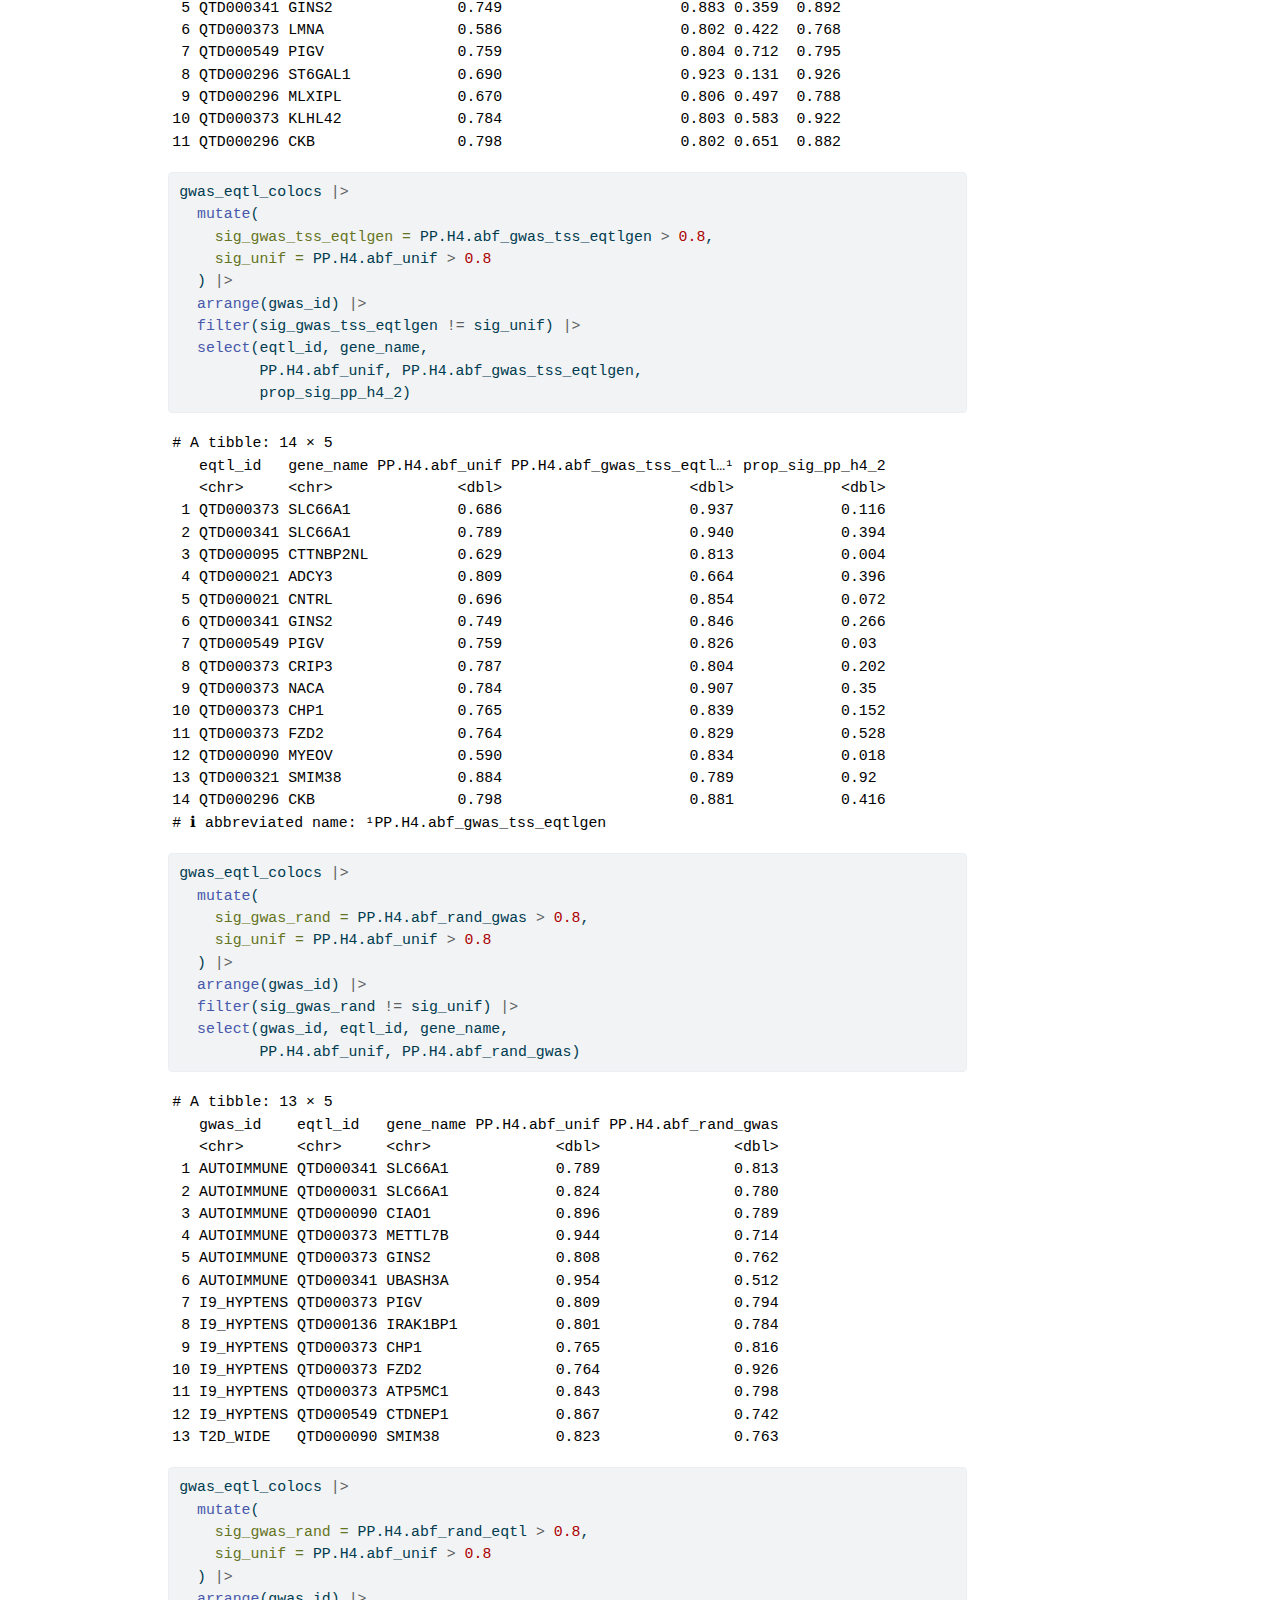
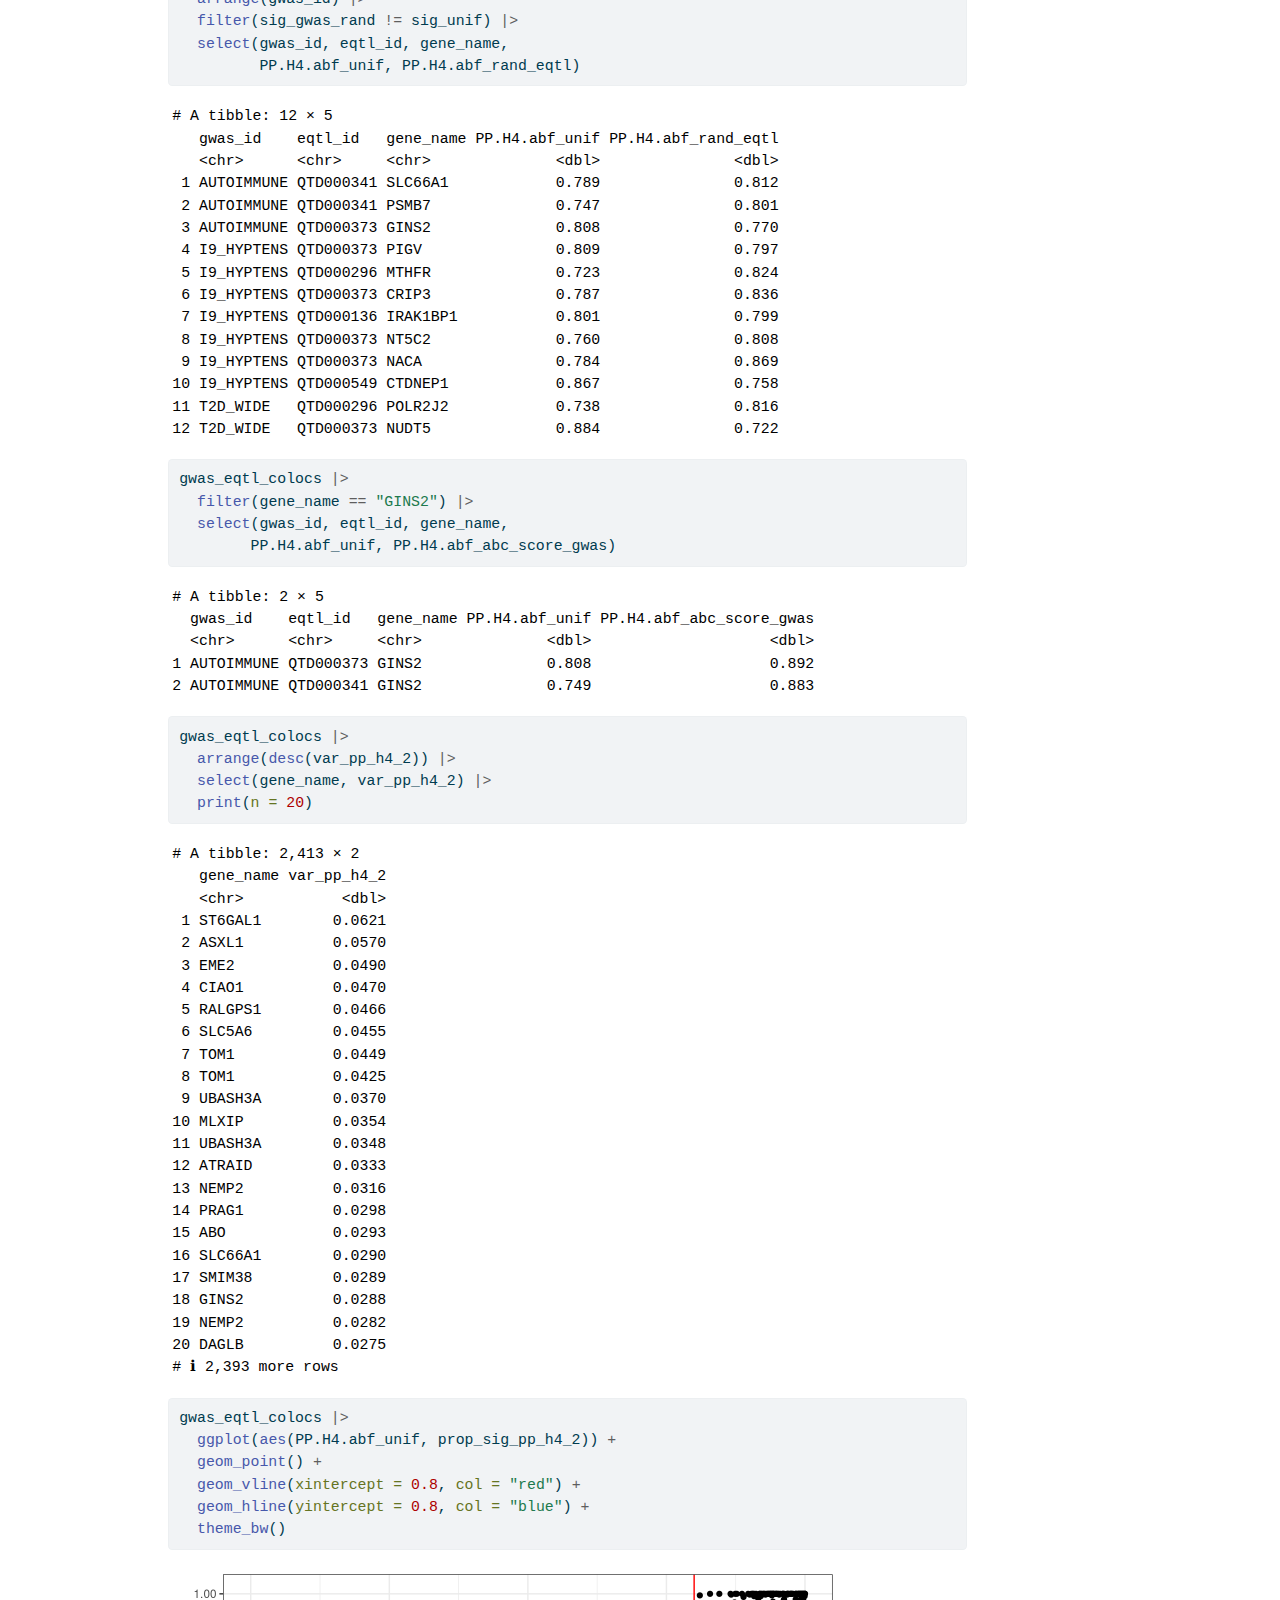
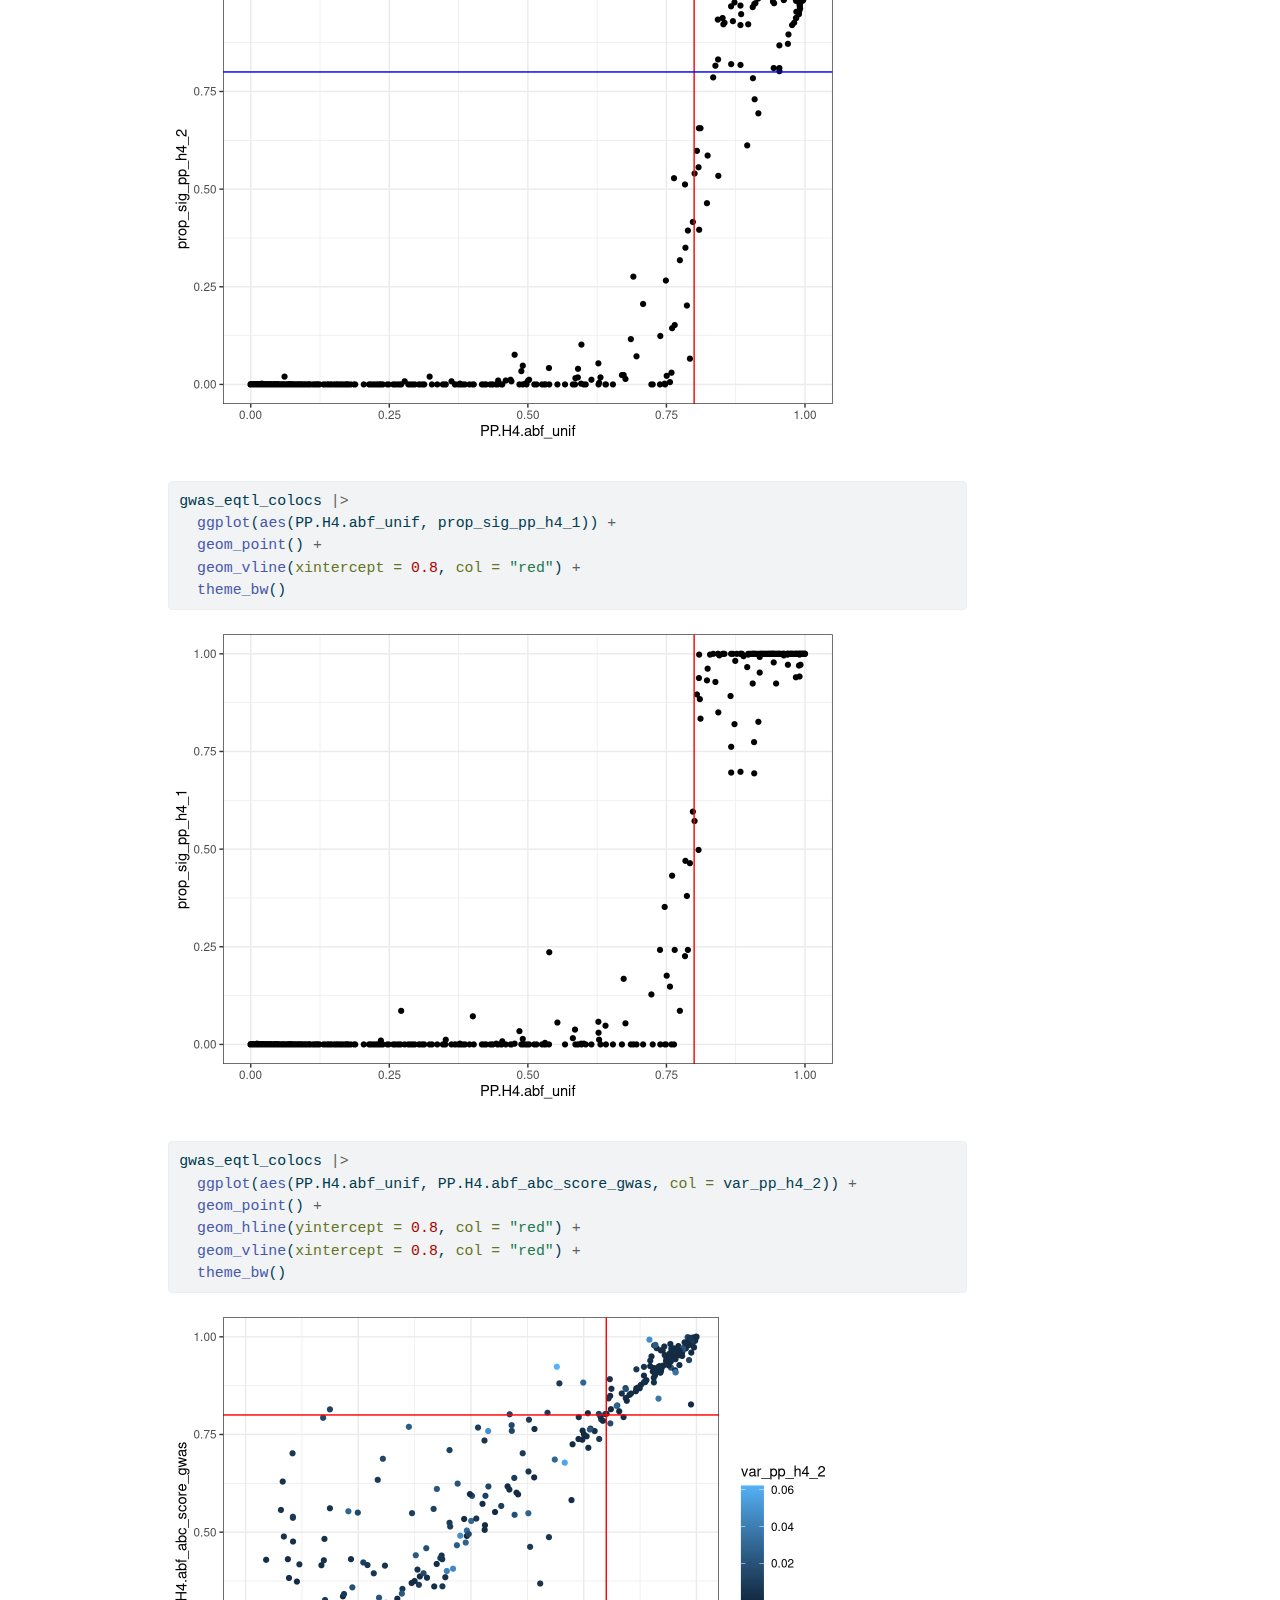
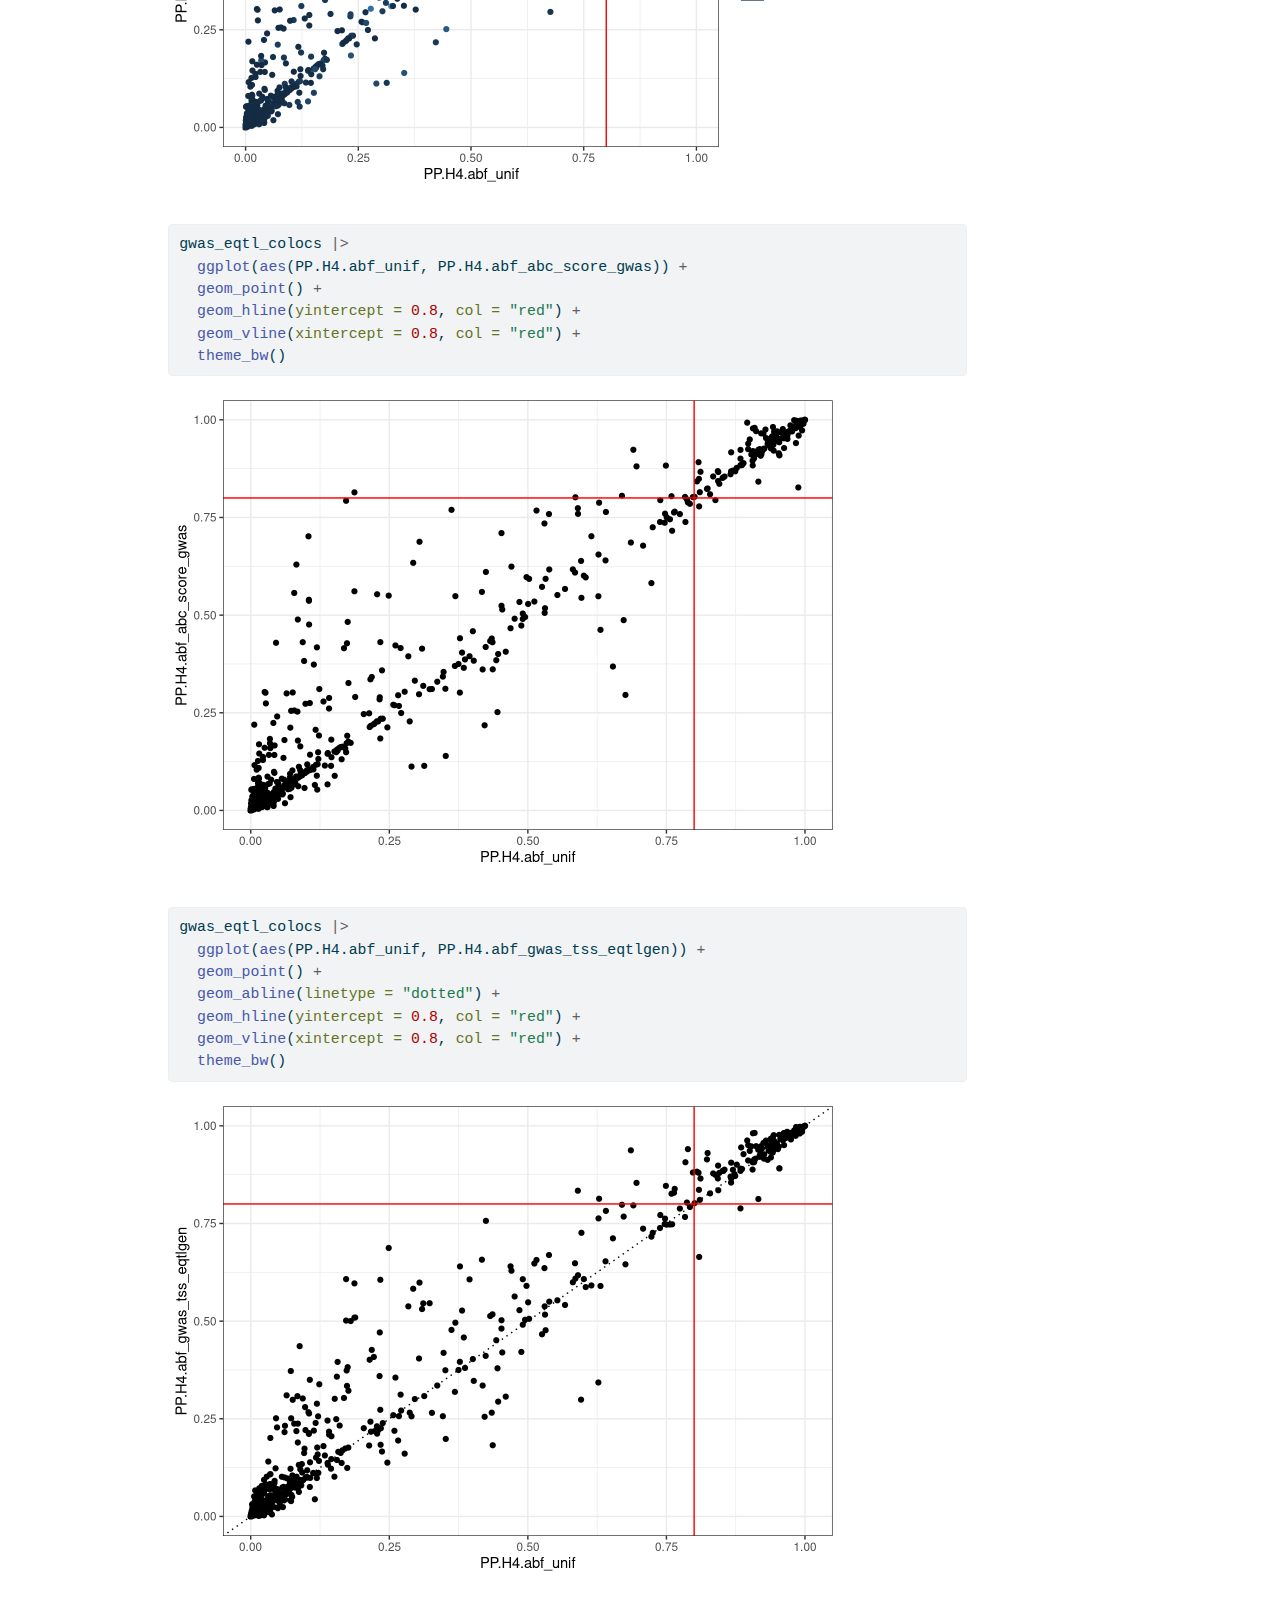
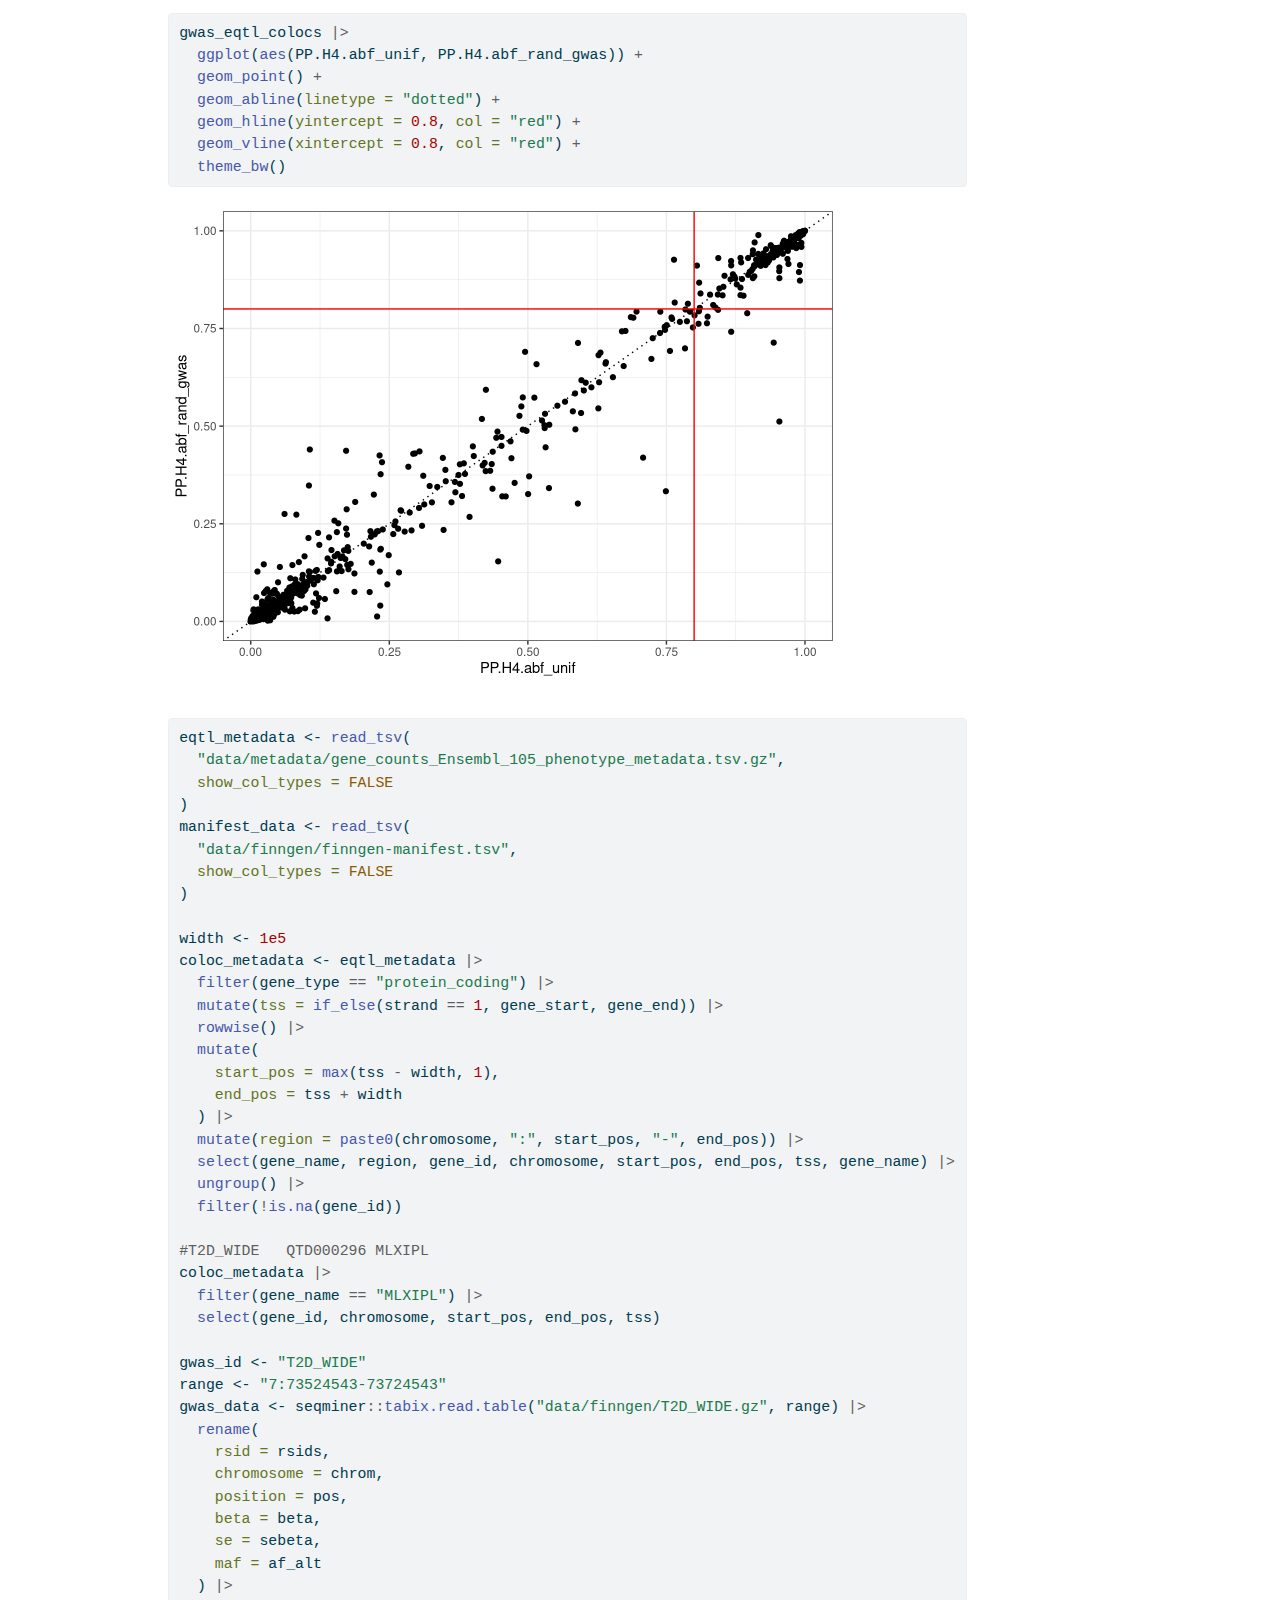
<file: gwas-eqtl-coloc-analysis.html>
<!DOCTYPE html>
<html xmlns="http://www.w3.org/1999/xhtml" lang="en" xml:lang="en"><head>

<meta charset="utf-8">
<meta name="generator" content="quarto-1.3.433">

<meta name="viewport" content="width=device-width, initial-scale=1.0, user-scalable=yes">


<title>coloc estimated eQTL priors - GWAS-eQTL colocalisation analysis</title>
<style>
code{white-space: pre-wrap;}
span.smallcaps{font-variant: small-caps;}
div.columns{display: flex; gap: min(4vw, 1.5em);}
div.column{flex: auto; overflow-x: auto;}
div.hanging-indent{margin-left: 1.5em; text-indent: -1.5em;}
ul.task-list{list-style: none;}
ul.task-list li input[type="checkbox"] {
  width: 0.8em;
  margin: 0 0.8em 0.2em -1em; /* quarto-specific, see https://github.com/quarto-dev/quarto-cli/issues/4556 */ 
  vertical-align: middle;
}
/* CSS for syntax highlighting */
pre > code.sourceCode { white-space: pre; position: relative; }
pre > code.sourceCode > span { display: inline-block; line-height: 1.25; }
pre > code.sourceCode > span:empty { height: 1.2em; }
.sourceCode { overflow: visible; }
code.sourceCode > span { color: inherit; text-decoration: inherit; }
div.sourceCode { margin: 1em 0; }
pre.sourceCode { margin: 0; }
@media screen {
div.sourceCode { overflow: auto; }
}
@media print {
pre > code.sourceCode { white-space: pre-wrap; }
pre > code.sourceCode > span { text-indent: -5em; padding-left: 5em; }
}
pre.numberSource code
  { counter-reset: source-line 0; }
pre.numberSource code > span
  { position: relative; left: -4em; counter-increment: source-line; }
pre.numberSource code > span > a:first-child::before
  { content: counter(source-line);
    position: relative; left: -1em; text-align: right; vertical-align: baseline;
    border: none; display: inline-block;
    -webkit-touch-callout: none; -webkit-user-select: none;
    -khtml-user-select: none; -moz-user-select: none;
    -ms-user-select: none; user-select: none;
    padding: 0 4px; width: 4em;
  }
pre.numberSource { margin-left: 3em;  padding-left: 4px; }
div.sourceCode
  {   }
@media screen {
pre > code.sourceCode > span > a:first-child::before { text-decoration: underline; }
}
</style>


<script src="site_libs/quarto-nav/quarto-nav.js"></script>
<script src="site_libs/quarto-nav/headroom.min.js"></script>
<script src="site_libs/clipboard/clipboard.min.js"></script>
<script src="site_libs/quarto-search/autocomplete.umd.js"></script>
<script src="site_libs/quarto-search/fuse.min.js"></script>
<script src="site_libs/quarto-search/quarto-search.js"></script>
<meta name="quarto:offset" content="./">
<script src="site_libs/quarto-html/quarto.js"></script>
<script src="site_libs/quarto-html/popper.min.js"></script>
<script src="site_libs/quarto-html/tippy.umd.min.js"></script>
<script src="site_libs/quarto-html/anchor.min.js"></script>
<link href="site_libs/quarto-html/tippy.css" rel="stylesheet">
<link href="site_libs/quarto-html/quarto-syntax-highlighting.css" rel="stylesheet" id="quarto-text-highlighting-styles">
<script src="site_libs/bootstrap/bootstrap.min.js"></script>
<link href="site_libs/bootstrap/bootstrap-icons.css" rel="stylesheet">
<link href="site_libs/bootstrap/bootstrap.min.css" rel="stylesheet" id="quarto-bootstrap" data-mode="light">
<script id="quarto-search-options" type="application/json">{
  "location": "navbar",
  "copy-button": false,
  "collapse-after": 3,
  "panel-placement": "end",
  "type": "overlay",
  "limit": 20,
  "language": {
    "search-no-results-text": "No results",
    "search-matching-documents-text": "matching documents",
    "search-copy-link-title": "Copy link to search",
    "search-hide-matches-text": "Hide additional matches",
    "search-more-match-text": "more match in this document",
    "search-more-matches-text": "more matches in this document",
    "search-clear-button-title": "Clear",
    "search-detached-cancel-button-title": "Cancel",
    "search-submit-button-title": "Submit",
    "search-label": "Search"
  }
}</script>


</head>

<body class="nav-fixed">

<div id="quarto-search-results"></div>
  <header id="quarto-header" class="headroom fixed-top">
    <nav class="navbar navbar-expand-lg navbar-dark ">
      <div class="navbar-container container-fluid">
      <div class="navbar-brand-container">
    <a class="navbar-brand" href="./index.html">
    <span class="navbar-title">coloc estimated eQTL priors</span>
    </a>
  </div>
            <div id="quarto-search" class="" title="Search"></div>
          <button class="navbar-toggler" type="button" data-bs-toggle="collapse" data-bs-target="#navbarCollapse" aria-controls="navbarCollapse" aria-expanded="false" aria-label="Toggle navigation" onclick="if (window.quartoToggleHeadroom) { window.quartoToggleHeadroom(); }">
  <span class="navbar-toggler-icon"></span>
</button>
          <div class="collapse navbar-collapse" id="navbarCollapse">
            <ul class="navbar-nav navbar-nav-scroll me-auto">
  <li class="nav-item">
    <a class="nav-link" href="./index.html" rel="" target="">
 <span class="menu-text">Home</span></a>
  </li>  
</ul>
            <div class="quarto-navbar-tools ms-auto">
</div>
          </div> <!-- /navcollapse -->
      </div> <!-- /container-fluid -->
    </nav>
</header>
<!-- content -->
<div id="quarto-content" class="quarto-container page-columns page-rows-contents page-layout-article page-navbar">
<!-- sidebar -->
<!-- margin-sidebar -->
    <div id="quarto-margin-sidebar" class="sidebar margin-sidebar">
        
    </div>
<!-- main -->
<main class="content" id="quarto-document-content">

<header id="title-block-header" class="quarto-title-block default">
<div class="quarto-title">
<h1 class="title">GWAS-eQTL colocalisation analysis</h1>
</div>



<div class="quarto-title-meta">

    
  
    
  </div>
  

</header>

<div class="cell">
<div class="sourceCode cell-code" id="cb1"><pre class="sourceCode r code-with-copy"><code class="sourceCode r"><span id="cb1-1"><a href="#cb1-1" aria-hidden="true" tabindex="-1"></a>renv<span class="sc">::</span><span class="fu">load</span>(here<span class="sc">::</span><span class="fu">here</span>())</span></code><button title="Copy to Clipboard" class="code-copy-button"><i class="bi"></i></button></pre></div>
<div class="cell-output cell-output-stdout">
<pre><code>- The project is out-of-sync -- use `renv::status()` for details.</code></pre>
</div>
<div class="sourceCode cell-code" id="cb3"><pre class="sourceCode r code-with-copy"><code class="sourceCode r"><span id="cb3-1"><a href="#cb3-1" aria-hidden="true" tabindex="-1"></a><span class="fu">library</span>(readr)</span>
<span id="cb3-2"><a href="#cb3-2" aria-hidden="true" tabindex="-1"></a><span class="fu">library</span>(dplyr)</span>
<span id="cb3-3"><a href="#cb3-3" aria-hidden="true" tabindex="-1"></a><span class="fu">library</span>(tidyr)</span>
<span id="cb3-4"><a href="#cb3-4" aria-hidden="true" tabindex="-1"></a><span class="fu">library</span>(ggplot2)</span>
<span id="cb3-5"><a href="#cb3-5" aria-hidden="true" tabindex="-1"></a><span class="fu">library</span>(forcats)</span>
<span id="cb3-6"><a href="#cb3-6" aria-hidden="true" tabindex="-1"></a><span class="fu">library</span>(yaml)</span>
<span id="cb3-7"><a href="#cb3-7" aria-hidden="true" tabindex="-1"></a><span class="fu">library</span>(glue)</span>
<span id="cb3-8"><a href="#cb3-8" aria-hidden="true" tabindex="-1"></a><span class="fu">library</span>(extraDistr)</span>
<span id="cb3-9"><a href="#cb3-9" aria-hidden="true" tabindex="-1"></a></span>
<span id="cb3-10"><a href="#cb3-10" aria-hidden="true" tabindex="-1"></a><span class="fu">source</span>(here<span class="sc">::</span><span class="fu">here</span>(<span class="st">"code/coloc-utils.R"</span>))</span>
<span id="cb3-11"><a href="#cb3-11" aria-hidden="true" tabindex="-1"></a></span>
<span id="cb3-12"><a href="#cb3-12" aria-hidden="true" tabindex="-1"></a>devtools<span class="sc">::</span><span class="fu">load_all</span>(<span class="st">"~/coloc"</span>)</span></code><button title="Copy to Clipboard" class="code-copy-button"><i class="bi"></i></button></pre></div>
</div>
<div class="cell">
<div class="sourceCode cell-code" id="cb4"><pre class="sourceCode r code-with-copy"><code class="sourceCode r"><span id="cb4-1"><a href="#cb4-1" aria-hidden="true" tabindex="-1"></a>config <span class="ot">&lt;-</span> <span class="fu">read_yaml</span>(here<span class="sc">::</span><span class="fu">here</span>(<span class="st">"config.yaml"</span>))</span>
<span id="cb4-2"><a href="#cb4-2" aria-hidden="true" tabindex="-1"></a>gwas_ids_eqtl_ids <span class="ot">&lt;-</span> config<span class="sc">$</span>gwas_eqtl_coloc_ids</span>
<span id="cb4-3"><a href="#cb4-3" aria-hidden="true" tabindex="-1"></a>gwas_eqtl_colocs <span class="ot">&lt;-</span> <span class="fu">expand_grid</span>(</span>
<span id="cb4-4"><a href="#cb4-4" aria-hidden="true" tabindex="-1"></a>  <span class="at">chr =</span> <span class="dv">1</span><span class="sc">:</span><span class="dv">22</span>,</span>
<span id="cb4-5"><a href="#cb4-5" aria-hidden="true" tabindex="-1"></a>  <span class="at">gwas_id_eqtl_id =</span> gwas_ids_eqtl_ids</span>
<span id="cb4-6"><a href="#cb4-6" aria-hidden="true" tabindex="-1"></a>  ) <span class="sc">|&gt;</span></span>
<span id="cb4-7"><a href="#cb4-7" aria-hidden="true" tabindex="-1"></a>  <span class="fu">separate_wider_delim</span>(gwas_id_eqtl_id, <span class="st">"-"</span>, <span class="at">names =</span> <span class="fu">c</span>(<span class="st">"gwas_id"</span>, <span class="st">"eqtl_id"</span>)) <span class="sc">|&gt;</span></span>
<span id="cb4-8"><a href="#cb4-8" aria-hidden="true" tabindex="-1"></a>  <span class="fu">rowwise</span>() <span class="sc">|&gt;</span></span>
<span id="cb4-9"><a href="#cb4-9" aria-hidden="true" tabindex="-1"></a>  <span class="fu">mutate</span>(<span class="at">file =</span> here<span class="sc">::</span><span class="fu">here</span>(</span>
<span id="cb4-10"><a href="#cb4-10" aria-hidden="true" tabindex="-1"></a>    <span class="fu">glue</span>(<span class="st">"output/data/gwas-eqtl-coloc-{gwas_id}-{eqtl_id}-{chr}.rds"</span>)</span>
<span id="cb4-11"><a href="#cb4-11" aria-hidden="true" tabindex="-1"></a>  )) <span class="sc">|&gt;</span></span>
<span id="cb4-12"><a href="#cb4-12" aria-hidden="true" tabindex="-1"></a>  <span class="fu">mutate</span>(<span class="at">data =</span> <span class="fu">list</span>(<span class="fu">read_rds</span>(file))) <span class="sc">|&gt;</span></span>
<span id="cb4-13"><a href="#cb4-13" aria-hidden="true" tabindex="-1"></a>  <span class="fu">unnest</span>(data)</span></code><button title="Copy to Clipboard" class="code-copy-button"><i class="bi"></i></button></pre></div>
</div>
<div class="cell">
<div class="sourceCode cell-code" id="cb5"><pre class="sourceCode r code-with-copy"><code class="sourceCode r"><span id="cb5-1"><a href="#cb5-1" aria-hidden="true" tabindex="-1"></a>gwas_eqtl_colocs <span class="sc">|&gt;</span></span>
<span id="cb5-2"><a href="#cb5-2" aria-hidden="true" tabindex="-1"></a>  <span class="fu">filter</span>(gwas_id <span class="sc">==</span> <span class="st">"AUTOIMMUNE"</span>) <span class="sc">|&gt;</span></span>
<span id="cb5-3"><a href="#cb5-3" aria-hidden="true" tabindex="-1"></a>  <span class="fu">filter</span>(PP.H4.abf_unif <span class="sc">&gt;</span> <span class="fl">0.8</span>) <span class="sc">|&gt;</span></span>
<span id="cb5-4"><a href="#cb5-4" aria-hidden="true" tabindex="-1"></a>  <span class="fu">select</span>(gwas_id, eqtl_id, gene_name, PP.H4.abf_unif) <span class="sc">|&gt;</span></span>
<span id="cb5-5"><a href="#cb5-5" aria-hidden="true" tabindex="-1"></a>  <span class="fu">print</span>(<span class="at">n =</span> <span class="dv">100</span>)</span></code><button title="Copy to Clipboard" class="code-copy-button"><i class="bi"></i></button></pre></div>
<div class="cell-output cell-output-stdout">
<pre><code># A tibble: 89 × 4
   gwas_id    eqtl_id   gene_name PP.H4.abf_unif
   &lt;chr&gt;      &lt;chr&gt;     &lt;chr&gt;              &lt;dbl&gt;
 1 AUTOIMMUNE QTD000373 MMEL1              0.943
 2 AUTOIMMUNE QTD000373 CEPT1              0.991
 3 AUTOIMMUNE QTD000373 DENND2D            0.991
 4 AUTOIMMUNE QTD000373 GPR25              0.885
 5 AUTOIMMUNE QTD000341 MMEL1              0.922
 6 AUTOIMMUNE QTD000341 VAV3               0.999
 7 AUTOIMMUNE QTD000095 INPP5B             0.975
 8 AUTOIMMUNE QTD000021 MMEL1              0.905
 9 AUTOIMMUNE QTD000021 FUBP1              0.999
10 AUTOIMMUNE QTD000031 MMEL1              0.951
11 AUTOIMMUNE QTD000031 TTC34              0.991
12 AUTOIMMUNE QTD000031 SLC66A1            0.824
13 AUTOIMMUNE QTD000031 DRAM2              0.991
14 AUTOIMMUNE QTD000031 CEPT1              0.991
15 AUTOIMMUNE QTD000031 DENND2D            0.991
16 AUTOIMMUNE QTD000090 VAV3               0.948
17 AUTOIMMUNE QTD000373 PUS10              0.929
18 AUTOIMMUNE QTD000373 C2orf74            0.940
19 AUTOIMMUNE QTD000373 PPIL3              0.997
20 AUTOIMMUNE QTD000341 TPO                0.993
21 AUTOIMMUNE QTD000341 C2orf74            0.921
22 AUTOIMMUNE QTD000341 ACTR1B             0.984
23 AUTOIMMUNE QTD000341 PPIL3              0.980
24 AUTOIMMUNE QTD000095 ADCY3              0.886
25 AUTOIMMUNE QTD000095 PPIL3              0.997
26 AUTOIMMUNE QTD000021 ADCY3              0.809
27 AUTOIMMUNE QTD000021 PUS10              0.925
28 AUTOIMMUNE QTD000021 ANKRD36            0.977
29 AUTOIMMUNE QTD000021 ACTR1B             0.962
30 AUTOIMMUNE QTD000021 PPIL3              0.995
31 AUTOIMMUNE QTD000031 PUS10              0.912
32 AUTOIMMUNE QTD000031 ANKRD36            0.983
33 AUTOIMMUNE QTD000031 ACTR1B             0.984
34 AUTOIMMUNE QTD000031 TYW5               0.919
35 AUTOIMMUNE QTD000031 PPIL3              0.995
36 AUTOIMMUNE QTD000090 CIAO1              0.896
37 AUTOIMMUNE QTD000090 PPIL3              0.996
38 AUTOIMMUNE QTD000090 TIMP4              0.937
39 AUTOIMMUNE QTD000373 ANKRD55            1.00 
40 AUTOIMMUNE QTD000341 PDE8B              0.990
41 AUTOIMMUNE QTD000031 ANKRD55            1.00 
42 AUTOIMMUNE QTD000021 H4C13              0.918
43 AUTOIMMUNE QTD000031 H4C13              0.977
44 AUTOIMMUNE QTD000031 BACH2              0.999
45 AUTOIMMUNE QTD000090 ITPR3              0.908
46 AUTOIMMUNE QTD000373 IRF5               0.994
47 AUTOIMMUNE QTD000341 IRF5               0.989
48 AUTOIMMUNE QTD000021 IRF5               0.906
49 AUTOIMMUNE QTD000090 IRF5               0.988
50 AUTOIMMUNE QTD000341 RAB2A              0.943
51 AUTOIMMUNE QTD000090 RAB2A              0.938
52 AUTOIMMUNE QTD000341 RAB14              0.866
53 AUTOIMMUNE QTD000341 NEK6               0.990
54 AUTOIMMUNE QTD000021 TNFSF8             0.984
55 AUTOIMMUNE QTD000021 TRAF1              0.927
56 AUTOIMMUNE QTD000373 SLC29A3            0.999
57 AUTOIMMUNE QTD000341 NKX2-3             1.00 
58 AUTOIMMUNE QTD000341 IRF7               0.900
59 AUTOIMMUNE QTD000341 DRD4               0.838
60 AUTOIMMUNE QTD000095 PRR5L              0.992
61 AUTOIMMUNE QTD000021 LMNTD2             0.968
62 AUTOIMMUNE QTD000373 METTL7B            0.944
63 AUTOIMMUNE QTD000031 MARS1              0.889
64 AUTOIMMUNE QTD000021 COG6               0.974
65 AUTOIMMUNE QTD000090 COG6               0.943
66 AUTOIMMUNE QTD000095 RASGRP1            0.985
67 AUTOIMMUNE QTD000373 GINS2              0.808
68 AUTOIMMUNE QTD000021 BRD7               0.884
69 AUTOIMMUNE QTD000031 APOBR              0.998
70 AUTOIMMUNE QTD000373 ACAP1              0.997
71 AUTOIMMUNE QTD000373 KCTD11             0.997
72 AUTOIMMUNE QTD000031 ACAP1              0.997
73 AUTOIMMUNE QTD000031 KCTD11             0.997
74 AUTOIMMUNE QTD000090 ORMDL3             0.918
75 AUTOIMMUNE QTD000090 KCNH4              0.934
76 AUTOIMMUNE QTD000373 CD226              0.989
77 AUTOIMMUNE QTD000373 IQCN               0.976
78 AUTOIMMUNE QTD000373 NTN5               0.911
79 AUTOIMMUNE QTD000341 NTN5               0.909
80 AUTOIMMUNE QTD000021 IQCN               0.975
81 AUTOIMMUNE QTD000373 UBASH3A            0.954
82 AUTOIMMUNE QTD000341 UBASH3A            0.954
83 AUTOIMMUNE QTD000031 UBASH3A            0.954
84 AUTOIMMUNE QTD000090 UBASH3A            0.916
85 AUTOIMMUNE QTD000373 SYNGR1             0.906
86 AUTOIMMUNE QTD000095 SYNGR1             0.909
87 AUTOIMMUNE QTD000021 LIF                0.998
88 AUTOIMMUNE QTD000021 DDX17              0.920
89 AUTOIMMUNE QTD000031 DDX17              0.962</code></pre>
</div>
</div>
<div class="cell">
<div class="sourceCode cell-code" id="cb7"><pre class="sourceCode r code-with-copy"><code class="sourceCode r"><span id="cb7-1"><a href="#cb7-1" aria-hidden="true" tabindex="-1"></a>gwas_eqtl_colocs <span class="sc">|&gt;</span></span>
<span id="cb7-2"><a href="#cb7-2" aria-hidden="true" tabindex="-1"></a>  <span class="fu">filter</span>(gwas_id <span class="sc">==</span> <span class="st">"AUTOIMMUNE"</span>) <span class="sc">|&gt;</span></span>
<span id="cb7-3"><a href="#cb7-3" aria-hidden="true" tabindex="-1"></a>  <span class="fu">filter</span>(PP.H4.abf_unif <span class="sc">&gt;</span> <span class="fl">0.8</span>) <span class="sc">|&gt;</span></span>
<span id="cb7-4"><a href="#cb7-4" aria-hidden="true" tabindex="-1"></a>  <span class="fu">count</span>(gene_name) <span class="sc">|&gt;</span></span>
<span id="cb7-5"><a href="#cb7-5" aria-hidden="true" tabindex="-1"></a>  <span class="fu">arrange</span>(<span class="fu">desc</span>(n)) <span class="sc">|&gt;</span></span>
<span id="cb7-6"><a href="#cb7-6" aria-hidden="true" tabindex="-1"></a>  <span class="fu">print</span>(<span class="at">n =</span> <span class="dv">47</span>)</span></code><button title="Copy to Clipboard" class="code-copy-button"><i class="bi"></i></button></pre></div>
<div class="cell-output cell-output-stdout">
<pre><code># A tibble: 55 × 2
   gene_name     n
   &lt;chr&gt;     &lt;int&gt;
 1 PPIL3         6
 2 IRF5          4
 3 MMEL1         4
 4 UBASH3A       4
 5 ACTR1B        3
 6 PUS10         3
 7 ACAP1         2
 8 ADCY3         2
 9 ANKRD36       2
10 ANKRD55       2
11 C2orf74       2
12 CEPT1         2
13 COG6          2
14 DDX17         2
15 DENND2D       2
16 H4C13         2
17 IQCN          2
18 KCTD11        2
19 NTN5          2
20 RAB2A         2
21 SYNGR1        2
22 VAV3          2
23 APOBR         1
24 BACH2         1
25 BRD7          1
26 CD226         1
27 CIAO1         1
28 DRAM2         1
29 DRD4          1
30 FUBP1         1
31 GINS2         1
32 GPR25         1
33 INPP5B        1
34 IRF7          1
35 ITPR3         1
36 KCNH4         1
37 LIF           1
38 LMNTD2        1
39 MARS1         1
40 METTL7B       1
41 NEK6          1
42 NKX2-3        1
43 ORMDL3        1
44 PDE8B         1
45 PRR5L         1
46 RAB14         1
47 RASGRP1       1
# ℹ 8 more rows</code></pre>
</div>
</div>
<div class="cell">
<div class="sourceCode cell-code" id="cb9"><pre class="sourceCode r code-with-copy"><code class="sourceCode r"><span id="cb9-1"><a href="#cb9-1" aria-hidden="true" tabindex="-1"></a>gwas_eqtl_colocs <span class="sc">|&gt;</span></span>
<span id="cb9-2"><a href="#cb9-2" aria-hidden="true" tabindex="-1"></a>  <span class="fu">filter</span>(gwas_id <span class="sc">==</span> <span class="st">"AUTOIMMUNE"</span>) <span class="sc">|&gt;</span></span>
<span id="cb9-3"><a href="#cb9-3" aria-hidden="true" tabindex="-1"></a>  <span class="fu">filter</span>(PP.H4.abf_unif <span class="sc">&gt;</span> <span class="fl">0.8</span>) <span class="sc">|&gt;</span></span>
<span id="cb9-4"><a href="#cb9-4" aria-hidden="true" tabindex="-1"></a>  <span class="fu">count</span>(eqtl_id) <span class="sc">|&gt;</span></span>
<span id="cb9-5"><a href="#cb9-5" aria-hidden="true" tabindex="-1"></a>  <span class="fu">arrange</span>(<span class="fu">desc</span>(n)) <span class="sc">|&gt;</span></span>
<span id="cb9-6"><a href="#cb9-6" aria-hidden="true" tabindex="-1"></a>  <span class="fu">print</span>(<span class="at">n =</span> <span class="dv">47</span>)</span></code><button title="Copy to Clipboard" class="code-copy-button"><i class="bi"></i></button></pre></div>
<div class="cell-output cell-output-stdout">
<pre><code># A tibble: 6 × 2
  eqtl_id       n
  &lt;chr&gt;     &lt;int&gt;
1 QTD000031    20
2 QTD000373    19
3 QTD000021    17
4 QTD000341    16
5 QTD000090    11
6 QTD000095     6</code></pre>
</div>
</div>
<div class="cell">
<div class="sourceCode cell-code" id="cb11"><pre class="sourceCode r code-with-copy"><code class="sourceCode r"><span id="cb11-1"><a href="#cb11-1" aria-hidden="true" tabindex="-1"></a>gwas_eqtl_colocs <span class="sc">|&gt;</span></span>
<span id="cb11-2"><a href="#cb11-2" aria-hidden="true" tabindex="-1"></a>  <span class="fu">filter</span>(gwas_id <span class="sc">==</span> <span class="st">"T2D_WIDE"</span>) <span class="sc">|&gt;</span></span>
<span id="cb11-3"><a href="#cb11-3" aria-hidden="true" tabindex="-1"></a>  <span class="fu">filter</span>(PP.H4.abf_unif <span class="sc">&gt;</span> <span class="fl">0.8</span>) <span class="sc">|&gt;</span></span>
<span id="cb11-4"><a href="#cb11-4" aria-hidden="true" tabindex="-1"></a>  <span class="fu">select</span>(gwas_id, eqtl_id, gene_name, PP.H4.abf_unif) <span class="sc">|&gt;</span></span>
<span id="cb11-5"><a href="#cb11-5" aria-hidden="true" tabindex="-1"></a>  <span class="fu">print</span>(<span class="at">n =</span> <span class="dv">50</span>)</span></code><button title="Copy to Clipboard" class="code-copy-button"><i class="bi"></i></button></pre></div>
<div class="cell-output cell-output-stdout">
<pre><code># A tibble: 34 × 4
   gwas_id  eqtl_id   gene_name PP.H4.abf_unif
   &lt;chr&gt;    &lt;chr&gt;     &lt;chr&gt;              &lt;dbl&gt;
 1 T2D_WIDE QTD000373 PABPC4             0.935
 2 T2D_WIDE QTD000090 TSEN2              0.998
 3 T2D_WIDE QTD000090 CENPW              0.945
 4 T2D_WIDE QTD000296 NUS1               0.992
 5 T2D_WIDE QTD000090 GTF2I              1.00 
 6 T2D_WIDE QTD000090 FAM185A            0.985
 7 T2D_WIDE QTD000090 KLF14              0.961
 8 T2D_WIDE QTD000090 AOC1               0.844
 9 T2D_WIDE QTD000296 JAZF1              0.968
10 T2D_WIDE QTD000296 GTF2I              1.00 
11 T2D_WIDE QTD000373 ANKS6              0.995
12 T2D_WIDE QTD000373 NUDT5              0.884
13 T2D_WIDE QTD000373 CAMK1D             0.998
14 T2D_WIDE QTD000373 SLIT1              0.979
15 T2D_WIDE QTD000090 ARHGAP19           0.906
16 T2D_WIDE QTD000321 SLIT1              0.988
17 T2D_WIDE QTD000090 SMIM38             0.823
18 T2D_WIDE QTD000321 SMIM38             0.884
19 T2D_WIDE QTD000296 CLIP1              0.805
20 T2D_WIDE QTD000090 MARK3              0.921
21 T2D_WIDE QTD000373 AP3S2              0.968
22 T2D_WIDE QTD000090 AP3S2              0.969
23 T2D_WIDE QTD000090 ARPIN              0.939
24 T2D_WIDE QTD000266 AP3S2              0.975
25 T2D_WIDE QTD000321 AP3S2              0.968
26 T2D_WIDE QTD000296 AP3S2              0.954
27 T2D_WIDE QTD000261 AP3S2              0.960
28 T2D_WIDE QTD000373 RMC1               0.877
29 T2D_WIDE QTD000090 RMC1               0.942
30 T2D_WIDE QTD000296 NPC1               0.874
31 T2D_WIDE QTD000373 DMPK               0.933
32 T2D_WIDE QTD000373 DMWD               0.948
33 T2D_WIDE QTD000296 DMWD               0.941
34 T2D_WIDE QTD000373 NELFCD             0.990</code></pre>
</div>
</div>
<div class="cell">
<div class="sourceCode cell-code" id="cb13"><pre class="sourceCode r code-with-copy"><code class="sourceCode r"><span id="cb13-1"><a href="#cb13-1" aria-hidden="true" tabindex="-1"></a>gwas_eqtl_colocs <span class="sc">|&gt;</span></span>
<span id="cb13-2"><a href="#cb13-2" aria-hidden="true" tabindex="-1"></a>  <span class="fu">select</span>(gene_name, gwas_id, <span class="fu">starts_with</span>(<span class="st">"PP.H4.abf"</span>)) <span class="sc">|&gt;</span></span>
<span id="cb13-3"><a href="#cb13-3" aria-hidden="true" tabindex="-1"></a>  <span class="fu">pivot_longer</span>(</span>
<span id="cb13-4"><a href="#cb13-4" aria-hidden="true" tabindex="-1"></a>    <span class="sc">-</span><span class="fu">c</span>(gene_name, gwas_id), </span>
<span id="cb13-5"><a href="#cb13-5" aria-hidden="true" tabindex="-1"></a>    <span class="at">names_to =</span> <span class="st">"prior"</span>,</span>
<span id="cb13-6"><a href="#cb13-6" aria-hidden="true" tabindex="-1"></a>    <span class="at">values_to =</span> <span class="st">"pp_h4"</span></span>
<span id="cb13-7"><a href="#cb13-7" aria-hidden="true" tabindex="-1"></a>  ) <span class="sc">|&gt;</span></span>
<span id="cb13-8"><a href="#cb13-8" aria-hidden="true" tabindex="-1"></a>  <span class="fu">mutate</span>(<span class="at">sig_coloc =</span> pp_h4 <span class="sc">&gt;</span> <span class="fl">0.8</span>) <span class="sc">|&gt;</span></span>
<span id="cb13-9"><a href="#cb13-9" aria-hidden="true" tabindex="-1"></a>  <span class="fu">summarise</span>(<span class="at">n_sig =</span> <span class="fu">sum</span>(sig_coloc), <span class="at">.by =</span> <span class="fu">c</span>(prior, gwas_id)) <span class="sc">|&gt;</span></span>
<span id="cb13-10"><a href="#cb13-10" aria-hidden="true" tabindex="-1"></a>  <span class="fu">mutate</span>(<span class="at">is_unif =</span> prior <span class="sc">==</span> <span class="st">"PP.H4.abf_unif"</span>) <span class="sc">|&gt;</span></span>
<span id="cb13-11"><a href="#cb13-11" aria-hidden="true" tabindex="-1"></a>  <span class="fu">mutate</span>(<span class="at">prior =</span> <span class="fu">fct_reorder</span>(<span class="fu">factor</span>(prior), n_sig, mean)) <span class="sc">|&gt;</span></span>
<span id="cb13-12"><a href="#cb13-12" aria-hidden="true" tabindex="-1"></a>  <span class="fu">ggplot</span>(<span class="fu">aes</span>(prior, n_sig, <span class="at">fill =</span> is_unif)) <span class="sc">+</span> </span>
<span id="cb13-13"><a href="#cb13-13" aria-hidden="true" tabindex="-1"></a>  <span class="fu">geom_col</span>() <span class="sc">+</span> </span>
<span id="cb13-14"><a href="#cb13-14" aria-hidden="true" tabindex="-1"></a>  <span class="fu">coord_flip</span>() <span class="sc">+</span> </span>
<span id="cb13-15"><a href="#cb13-15" aria-hidden="true" tabindex="-1"></a>  <span class="fu">labs</span>(</span>
<span id="cb13-16"><a href="#cb13-16" aria-hidden="true" tabindex="-1"></a>    <span class="at">y =</span> <span class="st">"Number of signifcant (Pr(H4) &gt; 0.8) colocalisations"</span>, </span>
<span id="cb13-17"><a href="#cb13-17" aria-hidden="true" tabindex="-1"></a>    <span class="at">x =</span> <span class="st">"Prior type"</span></span>
<span id="cb13-18"><a href="#cb13-18" aria-hidden="true" tabindex="-1"></a>  ) <span class="sc">+</span></span>
<span id="cb13-19"><a href="#cb13-19" aria-hidden="true" tabindex="-1"></a>  <span class="fu">facet_wrap</span>(<span class="sc">~</span>gwas_id, <span class="at">scales =</span> <span class="st">"free_x"</span>) <span class="sc">+</span> </span>
<span id="cb13-20"><a href="#cb13-20" aria-hidden="true" tabindex="-1"></a>  <span class="fu">theme_bw</span>() <span class="sc">+</span> </span>
<span id="cb13-21"><a href="#cb13-21" aria-hidden="true" tabindex="-1"></a>  <span class="fu">theme</span>(<span class="at">legend.position =</span> <span class="st">"none"</span>)</span></code><button title="Copy to Clipboard" class="code-copy-button"><i class="bi"></i></button></pre></div>
<div class="cell-output-display">
<p><img src="gwas-eqtl-coloc-analysis_files/figure-html/unnamed-chunk-6-1.png" class="img-fluid" width="672"></p>
</div>
</div>
<p>CRIP3 colocalises in monocytes CHP1 colocalises in eQTLGen PIGV colocalises in monocytes</p>
<div class="cell">
<div class="sourceCode cell-code" id="cb14"><pre class="sourceCode r code-with-copy"><code class="sourceCode r"><span id="cb14-1"><a href="#cb14-1" aria-hidden="true" tabindex="-1"></a>gwas_eqtl_colocs <span class="sc">|&gt;</span></span>
<span id="cb14-2"><a href="#cb14-2" aria-hidden="true" tabindex="-1"></a>  <span class="fu">mutate</span>(</span>
<span id="cb14-3"><a href="#cb14-3" aria-hidden="true" tabindex="-1"></a>    <span class="at">sig_abc_score_gwas =</span> PP.H4.abf_abc_score_gwas <span class="sc">&gt;</span> <span class="fl">0.8</span>,</span>
<span id="cb14-4"><a href="#cb14-4" aria-hidden="true" tabindex="-1"></a>    <span class="at">sig_unif =</span> PP.H4.abf_unif <span class="sc">&gt;</span> <span class="fl">0.8</span></span>
<span id="cb14-5"><a href="#cb14-5" aria-hidden="true" tabindex="-1"></a>  ) <span class="sc">|&gt;</span></span>
<span id="cb14-6"><a href="#cb14-6" aria-hidden="true" tabindex="-1"></a>  <span class="fu">arrange</span>(gwas_id) <span class="sc">|&gt;</span></span>
<span id="cb14-7"><a href="#cb14-7" aria-hidden="true" tabindex="-1"></a>  <span class="fu">filter</span>(sig_abc_score_gwas <span class="sc">!=</span> sig_unif) <span class="sc">|&gt;</span></span>
<span id="cb14-8"><a href="#cb14-8" aria-hidden="true" tabindex="-1"></a>  <span class="fu">select</span>(eqtl_id, gene_name,</span>
<span id="cb14-9"><a href="#cb14-9" aria-hidden="true" tabindex="-1"></a>         PP.H4.abf_unif, PP.H4.abf_abc_score_gwas, </span>
<span id="cb14-10"><a href="#cb14-10" aria-hidden="true" tabindex="-1"></a>         prop_sig_pp_h4_2)</span></code><button title="Copy to Clipboard" class="code-copy-button"><i class="bi"></i></button></pre></div>
<div class="cell-output cell-output-stdout">
<pre><code># A tibble: 11 × 5
   eqtl_id   gene_name PP.H4.abf_unif PP.H4.abf_abc_score_gwas prop_sig_pp_h4_2
   &lt;chr&gt;     &lt;chr&gt;              &lt;dbl&gt;                    &lt;dbl&gt;            &lt;dbl&gt;
 1 QTD000021 ADCY3              0.809                    0.778            0.396
 2 QTD000341 PSMD5              0.187                    0.814            0    
 3 QTD000021 CNTRL              0.696                    0.881            0.072
 4 QTD000341 DRD4               0.838                    0.795            0.816
 5 QTD000341 GINS2              0.749                    0.883            0.266
 6 QTD000373 LMNA               0.586                    0.802            0.016
 7 QTD000549 PIGV               0.759                    0.804            0.03 
 8 QTD000296 ST6GAL1            0.690                    0.923            0.276
 9 QTD000296 MLXIPL             0.670                    0.806            0.024
10 QTD000373 KLHL42             0.784                    0.803            0.512
11 QTD000296 CKB                0.798                    0.802            0.416</code></pre>
</div>
</div>
<div class="cell">
<div class="sourceCode cell-code" id="cb16"><pre class="sourceCode r code-with-copy"><code class="sourceCode r"><span id="cb16-1"><a href="#cb16-1" aria-hidden="true" tabindex="-1"></a>gwas_eqtl_colocs <span class="sc">|&gt;</span></span>
<span id="cb16-2"><a href="#cb16-2" aria-hidden="true" tabindex="-1"></a>  <span class="fu">mutate</span>(</span>
<span id="cb16-3"><a href="#cb16-3" aria-hidden="true" tabindex="-1"></a>    <span class="at">sig_abc_score_gwas =</span> PP.H4.abf_abc_score_gwas <span class="sc">&gt;</span> <span class="fl">0.8</span>,</span>
<span id="cb16-4"><a href="#cb16-4" aria-hidden="true" tabindex="-1"></a>    <span class="at">sig_unif =</span> PP.H4.abf_unif <span class="sc">&gt;</span> <span class="fl">0.8</span></span>
<span id="cb16-5"><a href="#cb16-5" aria-hidden="true" tabindex="-1"></a>  ) <span class="sc">|&gt;</span></span>
<span id="cb16-6"><a href="#cb16-6" aria-hidden="true" tabindex="-1"></a>  <span class="fu">rowwise</span>() <span class="sc">|&gt;</span></span>
<span id="cb16-7"><a href="#cb16-7" aria-hidden="true" tabindex="-1"></a>  <span class="fu">mutate</span>(</span>
<span id="cb16-8"><a href="#cb16-8" aria-hidden="true" tabindex="-1"></a>    <span class="at">q25 =</span> q_pp_h4_2[[<span class="dv">2</span>]],</span>
<span id="cb16-9"><a href="#cb16-9" aria-hidden="true" tabindex="-1"></a>    <span class="at">q75 =</span> q_pp_h4_2[[<span class="dv">6</span>]]</span>
<span id="cb16-10"><a href="#cb16-10" aria-hidden="true" tabindex="-1"></a>  ) <span class="sc">|&gt;</span></span>
<span id="cb16-11"><a href="#cb16-11" aria-hidden="true" tabindex="-1"></a>  <span class="fu">ungroup</span>() <span class="sc">|&gt;</span></span>
<span id="cb16-12"><a href="#cb16-12" aria-hidden="true" tabindex="-1"></a>  <span class="fu">arrange</span>(gwas_id) <span class="sc">|&gt;</span></span>
<span id="cb16-13"><a href="#cb16-13" aria-hidden="true" tabindex="-1"></a>  <span class="fu">filter</span>(sig_abc_score_gwas <span class="sc">!=</span> sig_unif) <span class="sc">|&gt;</span></span>
<span id="cb16-14"><a href="#cb16-14" aria-hidden="true" tabindex="-1"></a>  <span class="fu">select</span>(eqtl_id, gene_name,</span>
<span id="cb16-15"><a href="#cb16-15" aria-hidden="true" tabindex="-1"></a>         PP.H4.abf_unif, PP.H4.abf_abc_score_gwas, </span>
<span id="cb16-16"><a href="#cb16-16" aria-hidden="true" tabindex="-1"></a>         q25, q75)</span></code><button title="Copy to Clipboard" class="code-copy-button"><i class="bi"></i></button></pre></div>
<div class="cell-output cell-output-stdout">
<pre><code># A tibble: 11 × 6
   eqtl_id   gene_name PP.H4.abf_unif PP.H4.abf_abc_score_gwas    q25   q75
   &lt;chr&gt;     &lt;chr&gt;              &lt;dbl&gt;                    &lt;dbl&gt;  &lt;dbl&gt; &lt;dbl&gt;
 1 QTD000021 ADCY3              0.809                    0.778 0.511  0.908
 2 QTD000341 PSMD5              0.187                    0.814 0.0217 0.390
 3 QTD000021 CNTRL              0.696                    0.881 0.539  0.815
 4 QTD000341 DRD4               0.838                    0.795 0.770  0.888
 5 QTD000341 GINS2              0.749                    0.883 0.359  0.892
 6 QTD000373 LMNA               0.586                    0.802 0.422  0.768
 7 QTD000549 PIGV               0.759                    0.804 0.712  0.795
 8 QTD000296 ST6GAL1            0.690                    0.923 0.131  0.926
 9 QTD000296 MLXIPL             0.670                    0.806 0.497  0.788
10 QTD000373 KLHL42             0.784                    0.803 0.583  0.922
11 QTD000296 CKB                0.798                    0.802 0.651  0.882</code></pre>
</div>
</div>
<div class="cell">
<div class="sourceCode cell-code" id="cb18"><pre class="sourceCode r code-with-copy"><code class="sourceCode r"><span id="cb18-1"><a href="#cb18-1" aria-hidden="true" tabindex="-1"></a>gwas_eqtl_colocs <span class="sc">|&gt;</span></span>
<span id="cb18-2"><a href="#cb18-2" aria-hidden="true" tabindex="-1"></a>  <span class="fu">mutate</span>(</span>
<span id="cb18-3"><a href="#cb18-3" aria-hidden="true" tabindex="-1"></a>    <span class="at">sig_gwas_tss_eqtlgen =</span> PP.H4.abf_gwas_tss_eqtlgen <span class="sc">&gt;</span> <span class="fl">0.8</span>,</span>
<span id="cb18-4"><a href="#cb18-4" aria-hidden="true" tabindex="-1"></a>    <span class="at">sig_unif =</span> PP.H4.abf_unif <span class="sc">&gt;</span> <span class="fl">0.8</span></span>
<span id="cb18-5"><a href="#cb18-5" aria-hidden="true" tabindex="-1"></a>  ) <span class="sc">|&gt;</span></span>
<span id="cb18-6"><a href="#cb18-6" aria-hidden="true" tabindex="-1"></a>  <span class="fu">arrange</span>(gwas_id) <span class="sc">|&gt;</span></span>
<span id="cb18-7"><a href="#cb18-7" aria-hidden="true" tabindex="-1"></a>  <span class="fu">filter</span>(sig_gwas_tss_eqtlgen <span class="sc">!=</span> sig_unif) <span class="sc">|&gt;</span></span>
<span id="cb18-8"><a href="#cb18-8" aria-hidden="true" tabindex="-1"></a>  <span class="fu">select</span>(eqtl_id, gene_name,</span>
<span id="cb18-9"><a href="#cb18-9" aria-hidden="true" tabindex="-1"></a>         PP.H4.abf_unif, PP.H4.abf_gwas_tss_eqtlgen, </span>
<span id="cb18-10"><a href="#cb18-10" aria-hidden="true" tabindex="-1"></a>         prop_sig_pp_h4_2)</span></code><button title="Copy to Clipboard" class="code-copy-button"><i class="bi"></i></button></pre></div>
<div class="cell-output cell-output-stdout">
<pre><code># A tibble: 14 × 5
   eqtl_id   gene_name PP.H4.abf_unif PP.H4.abf_gwas_tss_eqtl…¹ prop_sig_pp_h4_2
   &lt;chr&gt;     &lt;chr&gt;              &lt;dbl&gt;                     &lt;dbl&gt;            &lt;dbl&gt;
 1 QTD000373 SLC66A1            0.686                     0.937            0.116
 2 QTD000341 SLC66A1            0.789                     0.940            0.394
 3 QTD000095 CTTNBP2NL          0.629                     0.813            0.004
 4 QTD000021 ADCY3              0.809                     0.664            0.396
 5 QTD000021 CNTRL              0.696                     0.854            0.072
 6 QTD000341 GINS2              0.749                     0.846            0.266
 7 QTD000549 PIGV               0.759                     0.826            0.03 
 8 QTD000373 CRIP3              0.787                     0.804            0.202
 9 QTD000373 NACA               0.784                     0.907            0.35 
10 QTD000373 CHP1               0.765                     0.839            0.152
11 QTD000373 FZD2               0.764                     0.829            0.528
12 QTD000090 MYEOV              0.590                     0.834            0.018
13 QTD000321 SMIM38             0.884                     0.789            0.92 
14 QTD000296 CKB                0.798                     0.881            0.416
# ℹ abbreviated name: ¹​PP.H4.abf_gwas_tss_eqtlgen</code></pre>
</div>
</div>
<div class="cell">
<div class="sourceCode cell-code" id="cb20"><pre class="sourceCode r code-with-copy"><code class="sourceCode r"><span id="cb20-1"><a href="#cb20-1" aria-hidden="true" tabindex="-1"></a>gwas_eqtl_colocs <span class="sc">|&gt;</span></span>
<span id="cb20-2"><a href="#cb20-2" aria-hidden="true" tabindex="-1"></a>  <span class="fu">mutate</span>(</span>
<span id="cb20-3"><a href="#cb20-3" aria-hidden="true" tabindex="-1"></a>    <span class="at">sig_gwas_rand =</span> PP.H4.abf_rand_gwas <span class="sc">&gt;</span> <span class="fl">0.8</span>,</span>
<span id="cb20-4"><a href="#cb20-4" aria-hidden="true" tabindex="-1"></a>    <span class="at">sig_unif =</span> PP.H4.abf_unif <span class="sc">&gt;</span> <span class="fl">0.8</span></span>
<span id="cb20-5"><a href="#cb20-5" aria-hidden="true" tabindex="-1"></a>  ) <span class="sc">|&gt;</span></span>
<span id="cb20-6"><a href="#cb20-6" aria-hidden="true" tabindex="-1"></a>  <span class="fu">arrange</span>(gwas_id) <span class="sc">|&gt;</span></span>
<span id="cb20-7"><a href="#cb20-7" aria-hidden="true" tabindex="-1"></a>  <span class="fu">filter</span>(sig_gwas_rand <span class="sc">!=</span> sig_unif) <span class="sc">|&gt;</span></span>
<span id="cb20-8"><a href="#cb20-8" aria-hidden="true" tabindex="-1"></a>  <span class="fu">select</span>(gwas_id, eqtl_id, gene_name,</span>
<span id="cb20-9"><a href="#cb20-9" aria-hidden="true" tabindex="-1"></a>         PP.H4.abf_unif, PP.H4.abf_rand_gwas)</span></code><button title="Copy to Clipboard" class="code-copy-button"><i class="bi"></i></button></pre></div>
<div class="cell-output cell-output-stdout">
<pre><code># A tibble: 13 × 5
   gwas_id    eqtl_id   gene_name PP.H4.abf_unif PP.H4.abf_rand_gwas
   &lt;chr&gt;      &lt;chr&gt;     &lt;chr&gt;              &lt;dbl&gt;               &lt;dbl&gt;
 1 AUTOIMMUNE QTD000341 SLC66A1            0.789               0.813
 2 AUTOIMMUNE QTD000031 SLC66A1            0.824               0.780
 3 AUTOIMMUNE QTD000090 CIAO1              0.896               0.789
 4 AUTOIMMUNE QTD000373 METTL7B            0.944               0.714
 5 AUTOIMMUNE QTD000373 GINS2              0.808               0.762
 6 AUTOIMMUNE QTD000341 UBASH3A            0.954               0.512
 7 I9_HYPTENS QTD000373 PIGV               0.809               0.794
 8 I9_HYPTENS QTD000136 IRAK1BP1           0.801               0.784
 9 I9_HYPTENS QTD000373 CHP1               0.765               0.816
10 I9_HYPTENS QTD000373 FZD2               0.764               0.926
11 I9_HYPTENS QTD000373 ATP5MC1            0.843               0.798
12 I9_HYPTENS QTD000549 CTDNEP1            0.867               0.742
13 T2D_WIDE   QTD000090 SMIM38             0.823               0.763</code></pre>
</div>
</div>
<div class="cell">
<div class="sourceCode cell-code" id="cb22"><pre class="sourceCode r code-with-copy"><code class="sourceCode r"><span id="cb22-1"><a href="#cb22-1" aria-hidden="true" tabindex="-1"></a>gwas_eqtl_colocs <span class="sc">|&gt;</span></span>
<span id="cb22-2"><a href="#cb22-2" aria-hidden="true" tabindex="-1"></a>  <span class="fu">mutate</span>(</span>
<span id="cb22-3"><a href="#cb22-3" aria-hidden="true" tabindex="-1"></a>    <span class="at">sig_gwas_rand =</span> PP.H4.abf_rand_eqtl <span class="sc">&gt;</span> <span class="fl">0.8</span>,</span>
<span id="cb22-4"><a href="#cb22-4" aria-hidden="true" tabindex="-1"></a>    <span class="at">sig_unif =</span> PP.H4.abf_unif <span class="sc">&gt;</span> <span class="fl">0.8</span></span>
<span id="cb22-5"><a href="#cb22-5" aria-hidden="true" tabindex="-1"></a>  ) <span class="sc">|&gt;</span></span>
<span id="cb22-6"><a href="#cb22-6" aria-hidden="true" tabindex="-1"></a>  <span class="fu">arrange</span>(gwas_id) <span class="sc">|&gt;</span></span>
<span id="cb22-7"><a href="#cb22-7" aria-hidden="true" tabindex="-1"></a>  <span class="fu">filter</span>(sig_gwas_rand <span class="sc">!=</span> sig_unif) <span class="sc">|&gt;</span></span>
<span id="cb22-8"><a href="#cb22-8" aria-hidden="true" tabindex="-1"></a>  <span class="fu">select</span>(gwas_id, eqtl_id, gene_name,</span>
<span id="cb22-9"><a href="#cb22-9" aria-hidden="true" tabindex="-1"></a>         PP.H4.abf_unif, PP.H4.abf_rand_eqtl)</span></code><button title="Copy to Clipboard" class="code-copy-button"><i class="bi"></i></button></pre></div>
<div class="cell-output cell-output-stdout">
<pre><code># A tibble: 12 × 5
   gwas_id    eqtl_id   gene_name PP.H4.abf_unif PP.H4.abf_rand_eqtl
   &lt;chr&gt;      &lt;chr&gt;     &lt;chr&gt;              &lt;dbl&gt;               &lt;dbl&gt;
 1 AUTOIMMUNE QTD000341 SLC66A1            0.789               0.812
 2 AUTOIMMUNE QTD000341 PSMB7              0.747               0.801
 3 AUTOIMMUNE QTD000373 GINS2              0.808               0.770
 4 I9_HYPTENS QTD000373 PIGV               0.809               0.797
 5 I9_HYPTENS QTD000296 MTHFR              0.723               0.824
 6 I9_HYPTENS QTD000373 CRIP3              0.787               0.836
 7 I9_HYPTENS QTD000136 IRAK1BP1           0.801               0.799
 8 I9_HYPTENS QTD000373 NT5C2              0.760               0.808
 9 I9_HYPTENS QTD000373 NACA               0.784               0.869
10 I9_HYPTENS QTD000549 CTDNEP1            0.867               0.758
11 T2D_WIDE   QTD000296 POLR2J2            0.738               0.816
12 T2D_WIDE   QTD000373 NUDT5              0.884               0.722</code></pre>
</div>
</div>
<div class="cell">
<div class="sourceCode cell-code" id="cb24"><pre class="sourceCode r code-with-copy"><code class="sourceCode r"><span id="cb24-1"><a href="#cb24-1" aria-hidden="true" tabindex="-1"></a>gwas_eqtl_colocs <span class="sc">|&gt;</span></span>
<span id="cb24-2"><a href="#cb24-2" aria-hidden="true" tabindex="-1"></a>  <span class="fu">filter</span>(gene_name <span class="sc">==</span> <span class="st">"GINS2"</span>) <span class="sc">|&gt;</span></span>
<span id="cb24-3"><a href="#cb24-3" aria-hidden="true" tabindex="-1"></a>  <span class="fu">select</span>(gwas_id, eqtl_id, gene_name, </span>
<span id="cb24-4"><a href="#cb24-4" aria-hidden="true" tabindex="-1"></a>        PP.H4.abf_unif, PP.H4.abf_abc_score_gwas)</span></code><button title="Copy to Clipboard" class="code-copy-button"><i class="bi"></i></button></pre></div>
<div class="cell-output cell-output-stdout">
<pre><code># A tibble: 2 × 5
  gwas_id    eqtl_id   gene_name PP.H4.abf_unif PP.H4.abf_abc_score_gwas
  &lt;chr&gt;      &lt;chr&gt;     &lt;chr&gt;              &lt;dbl&gt;                    &lt;dbl&gt;
1 AUTOIMMUNE QTD000373 GINS2              0.808                    0.892
2 AUTOIMMUNE QTD000341 GINS2              0.749                    0.883</code></pre>
</div>
</div>
<div class="cell">
<div class="sourceCode cell-code" id="cb26"><pre class="sourceCode r code-with-copy"><code class="sourceCode r"><span id="cb26-1"><a href="#cb26-1" aria-hidden="true" tabindex="-1"></a>gwas_eqtl_colocs <span class="sc">|&gt;</span></span>
<span id="cb26-2"><a href="#cb26-2" aria-hidden="true" tabindex="-1"></a>  <span class="fu">arrange</span>(<span class="fu">desc</span>(var_pp_h4_2)) <span class="sc">|&gt;</span></span>
<span id="cb26-3"><a href="#cb26-3" aria-hidden="true" tabindex="-1"></a>  <span class="fu">select</span>(gene_name, var_pp_h4_2) <span class="sc">|&gt;</span></span>
<span id="cb26-4"><a href="#cb26-4" aria-hidden="true" tabindex="-1"></a>  <span class="fu">print</span>(<span class="at">n =</span> <span class="dv">20</span>)</span></code><button title="Copy to Clipboard" class="code-copy-button"><i class="bi"></i></button></pre></div>
<div class="cell-output cell-output-stdout">
<pre><code># A tibble: 2,413 × 2
   gene_name var_pp_h4_2
   &lt;chr&gt;           &lt;dbl&gt;
 1 ST6GAL1        0.0621
 2 ASXL1          0.0570
 3 EME2           0.0490
 4 CIAO1          0.0470
 5 RALGPS1        0.0466
 6 SLC5A6         0.0455
 7 TOM1           0.0449
 8 TOM1           0.0425
 9 UBASH3A        0.0370
10 MLXIP          0.0354
11 UBASH3A        0.0348
12 ATRAID         0.0333
13 NEMP2          0.0316
14 PRAG1          0.0298
15 ABO            0.0293
16 SLC66A1        0.0290
17 SMIM38         0.0289
18 GINS2          0.0288
19 NEMP2          0.0282
20 DAGLB          0.0275
# ℹ 2,393 more rows</code></pre>
</div>
</div>
<div class="cell">
<div class="sourceCode cell-code" id="cb28"><pre class="sourceCode r code-with-copy"><code class="sourceCode r"><span id="cb28-1"><a href="#cb28-1" aria-hidden="true" tabindex="-1"></a>gwas_eqtl_colocs <span class="sc">|&gt;</span></span>
<span id="cb28-2"><a href="#cb28-2" aria-hidden="true" tabindex="-1"></a>  <span class="fu">ggplot</span>(<span class="fu">aes</span>(PP.H4.abf_unif, prop_sig_pp_h4_2)) <span class="sc">+</span> </span>
<span id="cb28-3"><a href="#cb28-3" aria-hidden="true" tabindex="-1"></a>  <span class="fu">geom_point</span>() <span class="sc">+</span> </span>
<span id="cb28-4"><a href="#cb28-4" aria-hidden="true" tabindex="-1"></a>  <span class="fu">geom_vline</span>(<span class="at">xintercept =</span> <span class="fl">0.8</span>, <span class="at">col =</span> <span class="st">"red"</span>) <span class="sc">+</span> </span>
<span id="cb28-5"><a href="#cb28-5" aria-hidden="true" tabindex="-1"></a>  <span class="fu">geom_hline</span>(<span class="at">yintercept =</span> <span class="fl">0.8</span>, <span class="at">col =</span> <span class="st">"blue"</span>) <span class="sc">+</span> </span>
<span id="cb28-6"><a href="#cb28-6" aria-hidden="true" tabindex="-1"></a>  <span class="fu">theme_bw</span>()</span></code><button title="Copy to Clipboard" class="code-copy-button"><i class="bi"></i></button></pre></div>
<div class="cell-output-display">
<p><img src="gwas-eqtl-coloc-analysis_files/figure-html/unnamed-chunk-14-1.png" class="img-fluid" width="672"></p>
</div>
</div>
<div class="cell">
<div class="sourceCode cell-code" id="cb29"><pre class="sourceCode r code-with-copy"><code class="sourceCode r"><span id="cb29-1"><a href="#cb29-1" aria-hidden="true" tabindex="-1"></a>gwas_eqtl_colocs <span class="sc">|&gt;</span></span>
<span id="cb29-2"><a href="#cb29-2" aria-hidden="true" tabindex="-1"></a>  <span class="fu">ggplot</span>(<span class="fu">aes</span>(PP.H4.abf_unif, prop_sig_pp_h4_1)) <span class="sc">+</span> </span>
<span id="cb29-3"><a href="#cb29-3" aria-hidden="true" tabindex="-1"></a>  <span class="fu">geom_point</span>() <span class="sc">+</span> </span>
<span id="cb29-4"><a href="#cb29-4" aria-hidden="true" tabindex="-1"></a>  <span class="fu">geom_vline</span>(<span class="at">xintercept =</span> <span class="fl">0.8</span>, <span class="at">col =</span> <span class="st">"red"</span>) <span class="sc">+</span> </span>
<span id="cb29-5"><a href="#cb29-5" aria-hidden="true" tabindex="-1"></a>  <span class="fu">theme_bw</span>()</span></code><button title="Copy to Clipboard" class="code-copy-button"><i class="bi"></i></button></pre></div>
<div class="cell-output-display">
<p><img src="gwas-eqtl-coloc-analysis_files/figure-html/unnamed-chunk-15-1.png" class="img-fluid" width="672"></p>
</div>
</div>
<div class="cell">
<div class="sourceCode cell-code" id="cb30"><pre class="sourceCode r code-with-copy"><code class="sourceCode r"><span id="cb30-1"><a href="#cb30-1" aria-hidden="true" tabindex="-1"></a>gwas_eqtl_colocs <span class="sc">|&gt;</span></span>
<span id="cb30-2"><a href="#cb30-2" aria-hidden="true" tabindex="-1"></a>  <span class="fu">ggplot</span>(<span class="fu">aes</span>(PP.H4.abf_unif, PP.H4.abf_abc_score_gwas, <span class="at">col =</span> var_pp_h4_2)) <span class="sc">+</span> </span>
<span id="cb30-3"><a href="#cb30-3" aria-hidden="true" tabindex="-1"></a>  <span class="fu">geom_point</span>() <span class="sc">+</span> </span>
<span id="cb30-4"><a href="#cb30-4" aria-hidden="true" tabindex="-1"></a>  <span class="fu">geom_hline</span>(<span class="at">yintercept =</span> <span class="fl">0.8</span>, <span class="at">col =</span> <span class="st">"red"</span>) <span class="sc">+</span> </span>
<span id="cb30-5"><a href="#cb30-5" aria-hidden="true" tabindex="-1"></a>  <span class="fu">geom_vline</span>(<span class="at">xintercept =</span> <span class="fl">0.8</span>, <span class="at">col =</span> <span class="st">"red"</span>) <span class="sc">+</span> </span>
<span id="cb30-6"><a href="#cb30-6" aria-hidden="true" tabindex="-1"></a>  <span class="fu">theme_bw</span>()</span></code><button title="Copy to Clipboard" class="code-copy-button"><i class="bi"></i></button></pre></div>
<div class="cell-output-display">
<p><img src="gwas-eqtl-coloc-analysis_files/figure-html/unnamed-chunk-16-1.png" class="img-fluid" width="672"></p>
</div>
</div>
<div class="cell">
<div class="sourceCode cell-code" id="cb31"><pre class="sourceCode r code-with-copy"><code class="sourceCode r"><span id="cb31-1"><a href="#cb31-1" aria-hidden="true" tabindex="-1"></a>gwas_eqtl_colocs <span class="sc">|&gt;</span></span>
<span id="cb31-2"><a href="#cb31-2" aria-hidden="true" tabindex="-1"></a>  <span class="fu">ggplot</span>(<span class="fu">aes</span>(PP.H4.abf_unif, PP.H4.abf_abc_score_gwas)) <span class="sc">+</span> </span>
<span id="cb31-3"><a href="#cb31-3" aria-hidden="true" tabindex="-1"></a>  <span class="fu">geom_point</span>() <span class="sc">+</span> </span>
<span id="cb31-4"><a href="#cb31-4" aria-hidden="true" tabindex="-1"></a>  <span class="fu">geom_hline</span>(<span class="at">yintercept =</span> <span class="fl">0.8</span>, <span class="at">col =</span> <span class="st">"red"</span>) <span class="sc">+</span> </span>
<span id="cb31-5"><a href="#cb31-5" aria-hidden="true" tabindex="-1"></a>  <span class="fu">geom_vline</span>(<span class="at">xintercept =</span> <span class="fl">0.8</span>, <span class="at">col =</span> <span class="st">"red"</span>) <span class="sc">+</span> </span>
<span id="cb31-6"><a href="#cb31-6" aria-hidden="true" tabindex="-1"></a>  <span class="fu">theme_bw</span>()</span></code><button title="Copy to Clipboard" class="code-copy-button"><i class="bi"></i></button></pre></div>
<div class="cell-output-display">
<p><img src="gwas-eqtl-coloc-analysis_files/figure-html/unnamed-chunk-17-1.png" class="img-fluid" width="672"></p>
</div>
</div>
<div class="cell">
<div class="sourceCode cell-code" id="cb32"><pre class="sourceCode r code-with-copy"><code class="sourceCode r"><span id="cb32-1"><a href="#cb32-1" aria-hidden="true" tabindex="-1"></a>gwas_eqtl_colocs <span class="sc">|&gt;</span></span>
<span id="cb32-2"><a href="#cb32-2" aria-hidden="true" tabindex="-1"></a>  <span class="fu">ggplot</span>(<span class="fu">aes</span>(PP.H4.abf_unif, PP.H4.abf_gwas_tss_eqtlgen)) <span class="sc">+</span> </span>
<span id="cb32-3"><a href="#cb32-3" aria-hidden="true" tabindex="-1"></a>  <span class="fu">geom_point</span>() <span class="sc">+</span> </span>
<span id="cb32-4"><a href="#cb32-4" aria-hidden="true" tabindex="-1"></a>  <span class="fu">geom_abline</span>(<span class="at">linetype =</span> <span class="st">"dotted"</span>) <span class="sc">+</span> </span>
<span id="cb32-5"><a href="#cb32-5" aria-hidden="true" tabindex="-1"></a>  <span class="fu">geom_hline</span>(<span class="at">yintercept =</span> <span class="fl">0.8</span>, <span class="at">col =</span> <span class="st">"red"</span>) <span class="sc">+</span> </span>
<span id="cb32-6"><a href="#cb32-6" aria-hidden="true" tabindex="-1"></a>  <span class="fu">geom_vline</span>(<span class="at">xintercept =</span> <span class="fl">0.8</span>, <span class="at">col =</span> <span class="st">"red"</span>) <span class="sc">+</span> </span>
<span id="cb32-7"><a href="#cb32-7" aria-hidden="true" tabindex="-1"></a>  <span class="fu">theme_bw</span>()</span></code><button title="Copy to Clipboard" class="code-copy-button"><i class="bi"></i></button></pre></div>
<div class="cell-output-display">
<p><img src="gwas-eqtl-coloc-analysis_files/figure-html/unnamed-chunk-18-1.png" class="img-fluid" width="672"></p>
</div>
</div>
<div class="cell">
<div class="sourceCode cell-code" id="cb33"><pre class="sourceCode r code-with-copy"><code class="sourceCode r"><span id="cb33-1"><a href="#cb33-1" aria-hidden="true" tabindex="-1"></a>gwas_eqtl_colocs <span class="sc">|&gt;</span></span>
<span id="cb33-2"><a href="#cb33-2" aria-hidden="true" tabindex="-1"></a>  <span class="fu">ggplot</span>(<span class="fu">aes</span>(PP.H4.abf_unif, PP.H4.abf_rand_gwas)) <span class="sc">+</span> </span>
<span id="cb33-3"><a href="#cb33-3" aria-hidden="true" tabindex="-1"></a>  <span class="fu">geom_point</span>() <span class="sc">+</span> </span>
<span id="cb33-4"><a href="#cb33-4" aria-hidden="true" tabindex="-1"></a>  <span class="fu">geom_abline</span>(<span class="at">linetype =</span> <span class="st">"dotted"</span>) <span class="sc">+</span> </span>
<span id="cb33-5"><a href="#cb33-5" aria-hidden="true" tabindex="-1"></a>  <span class="fu">geom_hline</span>(<span class="at">yintercept =</span> <span class="fl">0.8</span>, <span class="at">col =</span> <span class="st">"red"</span>) <span class="sc">+</span> </span>
<span id="cb33-6"><a href="#cb33-6" aria-hidden="true" tabindex="-1"></a>  <span class="fu">geom_vline</span>(<span class="at">xintercept =</span> <span class="fl">0.8</span>, <span class="at">col =</span> <span class="st">"red"</span>) <span class="sc">+</span> </span>
<span id="cb33-7"><a href="#cb33-7" aria-hidden="true" tabindex="-1"></a>  <span class="fu">theme_bw</span>()</span></code><button title="Copy to Clipboard" class="code-copy-button"><i class="bi"></i></button></pre></div>
<div class="cell-output-display">
<p><img src="gwas-eqtl-coloc-analysis_files/figure-html/unnamed-chunk-19-1.png" class="img-fluid" width="672"></p>
</div>
</div>
<div class="cell">
<div class="sourceCode cell-code" id="cb34"><pre class="sourceCode r code-with-copy"><code class="sourceCode r"><span id="cb34-1"><a href="#cb34-1" aria-hidden="true" tabindex="-1"></a>eqtl_metadata <span class="ot">&lt;-</span> <span class="fu">read_tsv</span>(</span>
<span id="cb34-2"><a href="#cb34-2" aria-hidden="true" tabindex="-1"></a>  <span class="st">"data/metadata/gene_counts_Ensembl_105_phenotype_metadata.tsv.gz"</span>,</span>
<span id="cb34-3"><a href="#cb34-3" aria-hidden="true" tabindex="-1"></a>  <span class="at">show_col_types =</span> <span class="cn">FALSE</span></span>
<span id="cb34-4"><a href="#cb34-4" aria-hidden="true" tabindex="-1"></a>)</span>
<span id="cb34-5"><a href="#cb34-5" aria-hidden="true" tabindex="-1"></a>manifest_data <span class="ot">&lt;-</span> <span class="fu">read_tsv</span>(</span>
<span id="cb34-6"><a href="#cb34-6" aria-hidden="true" tabindex="-1"></a>  <span class="st">"data/finngen/finngen-manifest.tsv"</span>,</span>
<span id="cb34-7"><a href="#cb34-7" aria-hidden="true" tabindex="-1"></a>  <span class="at">show_col_types =</span> <span class="cn">FALSE</span></span>
<span id="cb34-8"><a href="#cb34-8" aria-hidden="true" tabindex="-1"></a>)</span>
<span id="cb34-9"><a href="#cb34-9" aria-hidden="true" tabindex="-1"></a></span>
<span id="cb34-10"><a href="#cb34-10" aria-hidden="true" tabindex="-1"></a>width <span class="ot">&lt;-</span> <span class="fl">1e5</span></span>
<span id="cb34-11"><a href="#cb34-11" aria-hidden="true" tabindex="-1"></a>coloc_metadata <span class="ot">&lt;-</span> eqtl_metadata <span class="sc">|&gt;</span></span>
<span id="cb34-12"><a href="#cb34-12" aria-hidden="true" tabindex="-1"></a>  <span class="fu">filter</span>(gene_type <span class="sc">==</span> <span class="st">"protein_coding"</span>) <span class="sc">|&gt;</span></span>
<span id="cb34-13"><a href="#cb34-13" aria-hidden="true" tabindex="-1"></a>  <span class="fu">mutate</span>(<span class="at">tss =</span> <span class="fu">if_else</span>(strand <span class="sc">==</span> <span class="dv">1</span>, gene_start, gene_end)) <span class="sc">|&gt;</span></span>
<span id="cb34-14"><a href="#cb34-14" aria-hidden="true" tabindex="-1"></a>  <span class="fu">rowwise</span>() <span class="sc">|&gt;</span></span>
<span id="cb34-15"><a href="#cb34-15" aria-hidden="true" tabindex="-1"></a>  <span class="fu">mutate</span>(</span>
<span id="cb34-16"><a href="#cb34-16" aria-hidden="true" tabindex="-1"></a>    <span class="at">start_pos =</span> <span class="fu">max</span>(tss <span class="sc">-</span> width, <span class="dv">1</span>),</span>
<span id="cb34-17"><a href="#cb34-17" aria-hidden="true" tabindex="-1"></a>    <span class="at">end_pos =</span> tss <span class="sc">+</span> width</span>
<span id="cb34-18"><a href="#cb34-18" aria-hidden="true" tabindex="-1"></a>  ) <span class="sc">|&gt;</span></span>
<span id="cb34-19"><a href="#cb34-19" aria-hidden="true" tabindex="-1"></a>  <span class="fu">mutate</span>(<span class="at">region =</span> <span class="fu">paste0</span>(chromosome, <span class="st">":"</span>, start_pos, <span class="st">"-"</span>, end_pos)) <span class="sc">|&gt;</span></span>
<span id="cb34-20"><a href="#cb34-20" aria-hidden="true" tabindex="-1"></a>  <span class="fu">select</span>(gene_name, region, gene_id, chromosome, start_pos, end_pos, tss, gene_name) <span class="sc">|&gt;</span></span>
<span id="cb34-21"><a href="#cb34-21" aria-hidden="true" tabindex="-1"></a>  <span class="fu">ungroup</span>() <span class="sc">|&gt;</span></span>
<span id="cb34-22"><a href="#cb34-22" aria-hidden="true" tabindex="-1"></a>  <span class="fu">filter</span>(<span class="sc">!</span><span class="fu">is.na</span>(gene_id))</span>
<span id="cb34-23"><a href="#cb34-23" aria-hidden="true" tabindex="-1"></a></span>
<span id="cb34-24"><a href="#cb34-24" aria-hidden="true" tabindex="-1"></a><span class="co">#T2D_WIDE   QTD000296 MLXIPL   </span></span>
<span id="cb34-25"><a href="#cb34-25" aria-hidden="true" tabindex="-1"></a>coloc_metadata <span class="sc">|&gt;</span></span>
<span id="cb34-26"><a href="#cb34-26" aria-hidden="true" tabindex="-1"></a>  <span class="fu">filter</span>(gene_name <span class="sc">==</span> <span class="st">"MLXIPL"</span>) <span class="sc">|&gt;</span></span>
<span id="cb34-27"><a href="#cb34-27" aria-hidden="true" tabindex="-1"></a>  <span class="fu">select</span>(gene_id, chromosome, start_pos, end_pos, tss)</span>
<span id="cb34-28"><a href="#cb34-28" aria-hidden="true" tabindex="-1"></a></span>
<span id="cb34-29"><a href="#cb34-29" aria-hidden="true" tabindex="-1"></a>gwas_id <span class="ot">&lt;-</span> <span class="st">"T2D_WIDE"</span></span>
<span id="cb34-30"><a href="#cb34-30" aria-hidden="true" tabindex="-1"></a>range <span class="ot">&lt;-</span> <span class="st">"7:73524543-73724543"</span></span>
<span id="cb34-31"><a href="#cb34-31" aria-hidden="true" tabindex="-1"></a>gwas_data <span class="ot">&lt;-</span> seqminer<span class="sc">::</span><span class="fu">tabix.read.table</span>(<span class="st">"data/finngen/T2D_WIDE.gz"</span>, range) <span class="sc">|&gt;</span></span>
<span id="cb34-32"><a href="#cb34-32" aria-hidden="true" tabindex="-1"></a>  <span class="fu">rename</span>(</span>
<span id="cb34-33"><a href="#cb34-33" aria-hidden="true" tabindex="-1"></a>    <span class="at">rsid =</span> rsids,</span>
<span id="cb34-34"><a href="#cb34-34" aria-hidden="true" tabindex="-1"></a>    <span class="at">chromosome =</span> chrom,</span>
<span id="cb34-35"><a href="#cb34-35" aria-hidden="true" tabindex="-1"></a>    <span class="at">position =</span> pos,</span>
<span id="cb34-36"><a href="#cb34-36" aria-hidden="true" tabindex="-1"></a>    <span class="at">beta =</span> beta,</span>
<span id="cb34-37"><a href="#cb34-37" aria-hidden="true" tabindex="-1"></a>    <span class="at">se =</span> sebeta,</span>
<span id="cb34-38"><a href="#cb34-38" aria-hidden="true" tabindex="-1"></a>    <span class="at">maf =</span> af_alt</span>
<span id="cb34-39"><a href="#cb34-39" aria-hidden="true" tabindex="-1"></a>  ) <span class="sc">|&gt;</span></span>
<span id="cb34-40"><a href="#cb34-40" aria-hidden="true" tabindex="-1"></a>  <span class="fu">mutate</span>(</span>
<span id="cb34-41"><a href="#cb34-41" aria-hidden="true" tabindex="-1"></a>    <span class="at">molecular_trait_id =</span> gwas_id,</span>
<span id="cb34-42"><a href="#cb34-42" aria-hidden="true" tabindex="-1"></a>    <span class="at">variant =</span> <span class="fu">paste0</span>(<span class="st">"chr"</span>, chromosome, <span class="st">"_"</span>, position, <span class="st">"_"</span>, ref, <span class="st">"_"</span>, alt)</span>
<span id="cb34-43"><a href="#cb34-43" aria-hidden="true" tabindex="-1"></a>  ) <span class="sc">|&gt;</span></span>
<span id="cb34-44"><a href="#cb34-44" aria-hidden="true" tabindex="-1"></a>  <span class="fu">select</span>(<span class="sc">-</span><span class="fu">c</span>(af_alt_cases, af_alt_controls, ref, alt)) <span class="sc">|&gt;</span></span>
<span id="cb34-45"><a href="#cb34-45" aria-hidden="true" tabindex="-1"></a>  <span class="fu">left_join</span>(</span>
<span id="cb34-46"><a href="#cb34-46" aria-hidden="true" tabindex="-1"></a>    manifest_data <span class="sc">|&gt;</span></span>
<span id="cb34-47"><a href="#cb34-47" aria-hidden="true" tabindex="-1"></a>      <span class="fu">select</span>(phenocode, num_cases, num_controls),</span>
<span id="cb34-48"><a href="#cb34-48" aria-hidden="true" tabindex="-1"></a>    <span class="at">by =</span> <span class="fu">join_by</span>(molecular_trait_id <span class="sc">==</span> phenocode)</span>
<span id="cb34-49"><a href="#cb34-49" aria-hidden="true" tabindex="-1"></a>  ) <span class="sc">|&gt;</span></span>
<span id="cb34-50"><a href="#cb34-50" aria-hidden="true" tabindex="-1"></a>  <span class="fu">mutate</span>(<span class="at">N =</span> num_cases <span class="sc">+</span> num_controls) <span class="sc">|&gt;</span></span>
<span id="cb34-51"><a href="#cb34-51" aria-hidden="true" tabindex="-1"></a>  <span class="fu">select</span>(<span class="sc">-</span><span class="fu">c</span>(num_cases, num_controls)) <span class="sc">|&gt;</span></span>
<span id="cb34-52"><a href="#cb34-52" aria-hidden="true" tabindex="-1"></a>  <span class="fu">prepare_coloc_dataset</span>()</span>
<span id="cb34-53"><a href="#cb34-53" aria-hidden="true" tabindex="-1"></a></span>
<span id="cb34-54"><a href="#cb34-54" aria-hidden="true" tabindex="-1"></a>eqtl_data <span class="ot">&lt;-</span> seqminer<span class="sc">::</span><span class="fu">tabix.read.table</span>(<span class="st">"data/eqtl-catalogue/sumstats/QTD000296.cc.tsv.gz"</span>, range) <span class="sc">|&gt;</span> </span>
<span id="cb34-55"><a href="#cb34-55" aria-hidden="true" tabindex="-1"></a>  <span class="fu">as_tibble</span>() <span class="sc">|&gt;</span></span>
<span id="cb34-56"><a href="#cb34-56" aria-hidden="true" tabindex="-1"></a>  <span class="fu">setNames</span>(eqtl_catalouge_colnames) <span class="sc">|&gt;</span></span>
<span id="cb34-57"><a href="#cb34-57" aria-hidden="true" tabindex="-1"></a>  <span class="fu">filter</span>(molecular_trait_id <span class="sc">==</span> <span class="st">"ENSG00000009950"</span>) <span class="sc">|&gt;</span></span>
<span id="cb34-58"><a href="#cb34-58" aria-hidden="true" tabindex="-1"></a>  <span class="fu">prepare_coloc_dataset</span>()</span>
<span id="cb34-59"><a href="#cb34-59" aria-hidden="true" tabindex="-1"></a></span>
<span id="cb34-60"><a href="#cb34-60" aria-hidden="true" tabindex="-1"></a>eqtl_data <span class="ot">&lt;-</span> eqtl_data <span class="sc">|&gt;</span></span>
<span id="cb34-61"><a href="#cb34-61" aria-hidden="true" tabindex="-1"></a>  <span class="fu">filter</span>(variant <span class="sc">%in%</span> gwas_data<span class="sc">$</span>variant)</span>
<span id="cb34-62"><a href="#cb34-62" aria-hidden="true" tabindex="-1"></a>gwas_data <span class="ot">&lt;-</span> gwas_data <span class="sc">|&gt;</span></span>
<span id="cb34-63"><a href="#cb34-63" aria-hidden="true" tabindex="-1"></a>  <span class="fu">filter</span>(variant <span class="sc">%in%</span> eqtl_data<span class="sc">$</span>variant)</span>
<span id="cb34-64"><a href="#cb34-64" aria-hidden="true" tabindex="-1"></a></span>
<span id="cb34-65"><a href="#cb34-65" aria-hidden="true" tabindex="-1"></a>eqtl_dataset <span class="ot">&lt;-</span> <span class="fu">list</span>(</span>
<span id="cb34-66"><a href="#cb34-66" aria-hidden="true" tabindex="-1"></a>  <span class="at">varbeta =</span> eqtl_data<span class="sc">$</span>se<span class="sc">^</span><span class="dv">2</span>,</span>
<span id="cb34-67"><a href="#cb34-67" aria-hidden="true" tabindex="-1"></a>  <span class="at">N =</span> eqtl_data<span class="sc">$</span>an <span class="sc">/</span> <span class="dv">2</span>,</span>
<span id="cb34-68"><a href="#cb34-68" aria-hidden="true" tabindex="-1"></a>  <span class="at">MAF =</span> eqtl_data<span class="sc">$</span>maf,</span>
<span id="cb34-69"><a href="#cb34-69" aria-hidden="true" tabindex="-1"></a>  <span class="at">type =</span> <span class="st">"quant"</span>,</span>
<span id="cb34-70"><a href="#cb34-70" aria-hidden="true" tabindex="-1"></a>  <span class="at">beta =</span> eqtl_data<span class="sc">$</span>beta,</span>
<span id="cb34-71"><a href="#cb34-71" aria-hidden="true" tabindex="-1"></a>  <span class="at">snp =</span> eqtl_data<span class="sc">$</span>variant,</span>
<span id="cb34-72"><a href="#cb34-72" aria-hidden="true" tabindex="-1"></a>  <span class="at">position =</span> eqtl_data<span class="sc">$</span>position</span>
<span id="cb34-73"><a href="#cb34-73" aria-hidden="true" tabindex="-1"></a>)</span>
<span id="cb34-74"><a href="#cb34-74" aria-hidden="true" tabindex="-1"></a></span>
<span id="cb34-75"><a href="#cb34-75" aria-hidden="true" tabindex="-1"></a>gwas_dataset <span class="ot">&lt;-</span> <span class="fu">list</span>(</span>
<span id="cb34-76"><a href="#cb34-76" aria-hidden="true" tabindex="-1"></a>  <span class="at">varbeta =</span> gwas_data<span class="sc">$</span>se<span class="sc">^</span><span class="dv">2</span>,</span>
<span id="cb34-77"><a href="#cb34-77" aria-hidden="true" tabindex="-1"></a>  <span class="at">N =</span> gwas_data<span class="sc">$</span>N,</span>
<span id="cb34-78"><a href="#cb34-78" aria-hidden="true" tabindex="-1"></a>  <span class="at">MAF =</span> gwas_data<span class="sc">$</span>maf,</span>
<span id="cb34-79"><a href="#cb34-79" aria-hidden="true" tabindex="-1"></a>  <span class="at">type =</span> <span class="st">"cc"</span>,</span>
<span id="cb34-80"><a href="#cb34-80" aria-hidden="true" tabindex="-1"></a>  <span class="at">beta =</span> gwas_data<span class="sc">$</span>beta,</span>
<span id="cb34-81"><a href="#cb34-81" aria-hidden="true" tabindex="-1"></a>  <span class="at">snp =</span> gwas_data<span class="sc">$</span>variant,</span>
<span id="cb34-82"><a href="#cb34-82" aria-hidden="true" tabindex="-1"></a>  <span class="at">position =</span> gwas_data<span class="sc">$</span>position</span>
<span id="cb34-83"><a href="#cb34-83" aria-hidden="true" tabindex="-1"></a>)</span>
<span id="cb34-84"><a href="#cb34-84" aria-hidden="true" tabindex="-1"></a></span>
<span id="cb34-85"><a href="#cb34-85" aria-hidden="true" tabindex="-1"></a><span class="fu">coloc.abf</span>(</span>
<span id="cb34-86"><a href="#cb34-86" aria-hidden="true" tabindex="-1"></a>  eqtl_dataset, </span>
<span id="cb34-87"><a href="#cb34-87" aria-hidden="true" tabindex="-1"></a>  gwas_dataset</span>
<span id="cb34-88"><a href="#cb34-88" aria-hidden="true" tabindex="-1"></a>)</span>
<span id="cb34-89"><a href="#cb34-89" aria-hidden="true" tabindex="-1"></a></span>
<span id="cb34-90"><a href="#cb34-90" aria-hidden="true" tabindex="-1"></a>coloc<span class="sc">::</span><span class="fu">plot_dataset</span>(eqtl_dataset)</span>
<span id="cb34-91"><a href="#cb34-91" aria-hidden="true" tabindex="-1"></a>coloc<span class="sc">::</span><span class="fu">plot_dataset</span>(gwas_dataset)</span>
<span id="cb34-92"><a href="#cb34-92" aria-hidden="true" tabindex="-1"></a></span>
<span id="cb34-93"><a href="#cb34-93" aria-hidden="true" tabindex="-1"></a>pp_h4 <span class="ot">&lt;-</span> <span class="fu">numeric</span>(<span class="dv">500</span>)</span>
<span id="cb34-94"><a href="#cb34-94" aria-hidden="true" tabindex="-1"></a>n <span class="ot">&lt;-</span> <span class="fu">length</span>(eqtl_dataset<span class="sc">$</span>beta)</span>
<span id="cb34-95"><a href="#cb34-95" aria-hidden="true" tabindex="-1"></a><span class="cf">for</span> (i <span class="cf">in</span> <span class="dv">1</span><span class="sc">:</span><span class="dv">500</span>) {</span>
<span id="cb34-96"><a href="#cb34-96" aria-hidden="true" tabindex="-1"></a>  p <span class="ot">&lt;-</span> <span class="fu">as.vector</span>(<span class="fu">rdirichlet</span>(<span class="dv">1</span>, <span class="fu">rep</span>(<span class="dv">1</span>, n)))</span>
<span id="cb34-97"><a href="#cb34-97" aria-hidden="true" tabindex="-1"></a>  pp_h4[[i]] <span class="ot">&lt;-</span> <span class="fu">coloc.abf</span>(</span>
<span id="cb34-98"><a href="#cb34-98" aria-hidden="true" tabindex="-1"></a>    eqtl_dataset, </span>
<span id="cb34-99"><a href="#cb34-99" aria-hidden="true" tabindex="-1"></a>    gwas_dataset, </span>
<span id="cb34-100"><a href="#cb34-100" aria-hidden="true" tabindex="-1"></a>    <span class="at">prior_weights1 =</span> p,</span>
<span id="cb34-101"><a href="#cb34-101" aria-hidden="true" tabindex="-1"></a>    <span class="at">prior_weights2 =</span> p</span>
<span id="cb34-102"><a href="#cb34-102" aria-hidden="true" tabindex="-1"></a>  )<span class="sc">$</span>summary[<span class="st">"PP.H4.abf"</span>]</span>
<span id="cb34-103"><a href="#cb34-103" aria-hidden="true" tabindex="-1"></a>}</span>
<span id="cb34-104"><a href="#cb34-104" aria-hidden="true" tabindex="-1"></a><span class="fu">hist</span>(pp_h4)</span>
<span id="cb34-105"><a href="#cb34-105" aria-hidden="true" tabindex="-1"></a><span class="fu">var</span>(pp_h4)</span>
<span id="cb34-106"><a href="#cb34-106" aria-hidden="true" tabindex="-1"></a><span class="fu">IQR</span>(pp_h4)</span></code><button title="Copy to Clipboard" class="code-copy-button"><i class="bi"></i></button></pre></div>
</div>



</main> <!-- /main -->
<script id="quarto-html-after-body" type="application/javascript">
window.document.addEventListener("DOMContentLoaded", function (event) {
  const toggleBodyColorMode = (bsSheetEl) => {
    const mode = bsSheetEl.getAttribute("data-mode");
    const bodyEl = window.document.querySelector("body");
    if (mode === "dark") {
      bodyEl.classList.add("quarto-dark");
      bodyEl.classList.remove("quarto-light");
    } else {
      bodyEl.classList.add("quarto-light");
      bodyEl.classList.remove("quarto-dark");
    }
  }
  const toggleBodyColorPrimary = () => {
    const bsSheetEl = window.document.querySelector("link#quarto-bootstrap");
    if (bsSheetEl) {
      toggleBodyColorMode(bsSheetEl);
    }
  }
  toggleBodyColorPrimary();  
  const icon = "";
  const anchorJS = new window.AnchorJS();
  anchorJS.options = {
    placement: 'right',
    icon: icon
  };
  anchorJS.add('.anchored');
  const isCodeAnnotation = (el) => {
    for (const clz of el.classList) {
      if (clz.startsWith('code-annotation-')) {                     
        return true;
      }
    }
    return false;
  }
  const clipboard = new window.ClipboardJS('.code-copy-button', {
    text: function(trigger) {
      const codeEl = trigger.previousElementSibling.cloneNode(true);
      for (const childEl of codeEl.children) {
        if (isCodeAnnotation(childEl)) {
          childEl.remove();
        }
      }
      return codeEl.innerText;
    }
  });
  clipboard.on('success', function(e) {
    // button target
    const button = e.trigger;
    // don't keep focus
    button.blur();
    // flash "checked"
    button.classList.add('code-copy-button-checked');
    var currentTitle = button.getAttribute("title");
    button.setAttribute("title", "Copied!");
    let tooltip;
    if (window.bootstrap) {
      button.setAttribute("data-bs-toggle", "tooltip");
      button.setAttribute("data-bs-placement", "left");
      button.setAttribute("data-bs-title", "Copied!");
      tooltip = new bootstrap.Tooltip(button, 
        { trigger: "manual", 
          customClass: "code-copy-button-tooltip",
          offset: [0, -8]});
      tooltip.show();    
    }
    setTimeout(function() {
      if (tooltip) {
        tooltip.hide();
        button.removeAttribute("data-bs-title");
        button.removeAttribute("data-bs-toggle");
        button.removeAttribute("data-bs-placement");
      }
      button.setAttribute("title", currentTitle);
      button.classList.remove('code-copy-button-checked');
    }, 1000);
    // clear code selection
    e.clearSelection();
  });
  function tippyHover(el, contentFn) {
    const config = {
      allowHTML: true,
      content: contentFn,
      maxWidth: 500,
      delay: 100,
      arrow: false,
      appendTo: function(el) {
          return el.parentElement;
      },
      interactive: true,
      interactiveBorder: 10,
      theme: 'quarto',
      placement: 'bottom-start'
    };
    window.tippy(el, config); 
  }
  const noterefs = window.document.querySelectorAll('a[role="doc-noteref"]');
  for (var i=0; i<noterefs.length; i++) {
    const ref = noterefs[i];
    tippyHover(ref, function() {
      // use id or data attribute instead here
      let href = ref.getAttribute('data-footnote-href') || ref.getAttribute('href');
      try { href = new URL(href).hash; } catch {}
      const id = href.replace(/^#\/?/, "");
      const note = window.document.getElementById(id);
      return note.innerHTML;
    });
  }
      let selectedAnnoteEl;
      const selectorForAnnotation = ( cell, annotation) => {
        let cellAttr = 'data-code-cell="' + cell + '"';
        let lineAttr = 'data-code-annotation="' +  annotation + '"';
        const selector = 'span[' + cellAttr + '][' + lineAttr + ']';
        return selector;
      }
      const selectCodeLines = (annoteEl) => {
        const doc = window.document;
        const targetCell = annoteEl.getAttribute("data-target-cell");
        const targetAnnotation = annoteEl.getAttribute("data-target-annotation");
        const annoteSpan = window.document.querySelector(selectorForAnnotation(targetCell, targetAnnotation));
        const lines = annoteSpan.getAttribute("data-code-lines").split(",");
        const lineIds = lines.map((line) => {
          return targetCell + "-" + line;
        })
        let top = null;
        let height = null;
        let parent = null;
        if (lineIds.length > 0) {
            //compute the position of the single el (top and bottom and make a div)
            const el = window.document.getElementById(lineIds[0]);
            top = el.offsetTop;
            height = el.offsetHeight;
            parent = el.parentElement.parentElement;
          if (lineIds.length > 1) {
            const lastEl = window.document.getElementById(lineIds[lineIds.length - 1]);
            const bottom = lastEl.offsetTop + lastEl.offsetHeight;
            height = bottom - top;
          }
          if (top !== null && height !== null && parent !== null) {
            // cook up a div (if necessary) and position it 
            let div = window.document.getElementById("code-annotation-line-highlight");
            if (div === null) {
              div = window.document.createElement("div");
              div.setAttribute("id", "code-annotation-line-highlight");
              div.style.position = 'absolute';
              parent.appendChild(div);
            }
            div.style.top = top - 2 + "px";
            div.style.height = height + 4 + "px";
            let gutterDiv = window.document.getElementById("code-annotation-line-highlight-gutter");
            if (gutterDiv === null) {
              gutterDiv = window.document.createElement("div");
              gutterDiv.setAttribute("id", "code-annotation-line-highlight-gutter");
              gutterDiv.style.position = 'absolute';
              const codeCell = window.document.getElementById(targetCell);
              const gutter = codeCell.querySelector('.code-annotation-gutter');
              gutter.appendChild(gutterDiv);
            }
            gutterDiv.style.top = top - 2 + "px";
            gutterDiv.style.height = height + 4 + "px";
          }
          selectedAnnoteEl = annoteEl;
        }
      };
      const unselectCodeLines = () => {
        const elementsIds = ["code-annotation-line-highlight", "code-annotation-line-highlight-gutter"];
        elementsIds.forEach((elId) => {
          const div = window.document.getElementById(elId);
          if (div) {
            div.remove();
          }
        });
        selectedAnnoteEl = undefined;
      };
      // Attach click handler to the DT
      const annoteDls = window.document.querySelectorAll('dt[data-target-cell]');
      for (const annoteDlNode of annoteDls) {
        annoteDlNode.addEventListener('click', (event) => {
          const clickedEl = event.target;
          if (clickedEl !== selectedAnnoteEl) {
            unselectCodeLines();
            const activeEl = window.document.querySelector('dt[data-target-cell].code-annotation-active');
            if (activeEl) {
              activeEl.classList.remove('code-annotation-active');
            }
            selectCodeLines(clickedEl);
            clickedEl.classList.add('code-annotation-active');
          } else {
            // Unselect the line
            unselectCodeLines();
            clickedEl.classList.remove('code-annotation-active');
          }
        });
      }
  const findCites = (el) => {
    const parentEl = el.parentElement;
    if (parentEl) {
      const cites = parentEl.dataset.cites;
      if (cites) {
        return {
          el,
          cites: cites.split(' ')
        };
      } else {
        return findCites(el.parentElement)
      }
    } else {
      return undefined;
    }
  };
  var bibliorefs = window.document.querySelectorAll('a[role="doc-biblioref"]');
  for (var i=0; i<bibliorefs.length; i++) {
    const ref = bibliorefs[i];
    const citeInfo = findCites(ref);
    if (citeInfo) {
      tippyHover(citeInfo.el, function() {
        var popup = window.document.createElement('div');
        citeInfo.cites.forEach(function(cite) {
          var citeDiv = window.document.createElement('div');
          citeDiv.classList.add('hanging-indent');
          citeDiv.classList.add('csl-entry');
          var biblioDiv = window.document.getElementById('ref-' + cite);
          if (biblioDiv) {
            citeDiv.innerHTML = biblioDiv.innerHTML;
          }
          popup.appendChild(citeDiv);
        });
        return popup.innerHTML;
      });
    }
  }
});
</script>
</div> <!-- /content -->



</body></html>
</file>
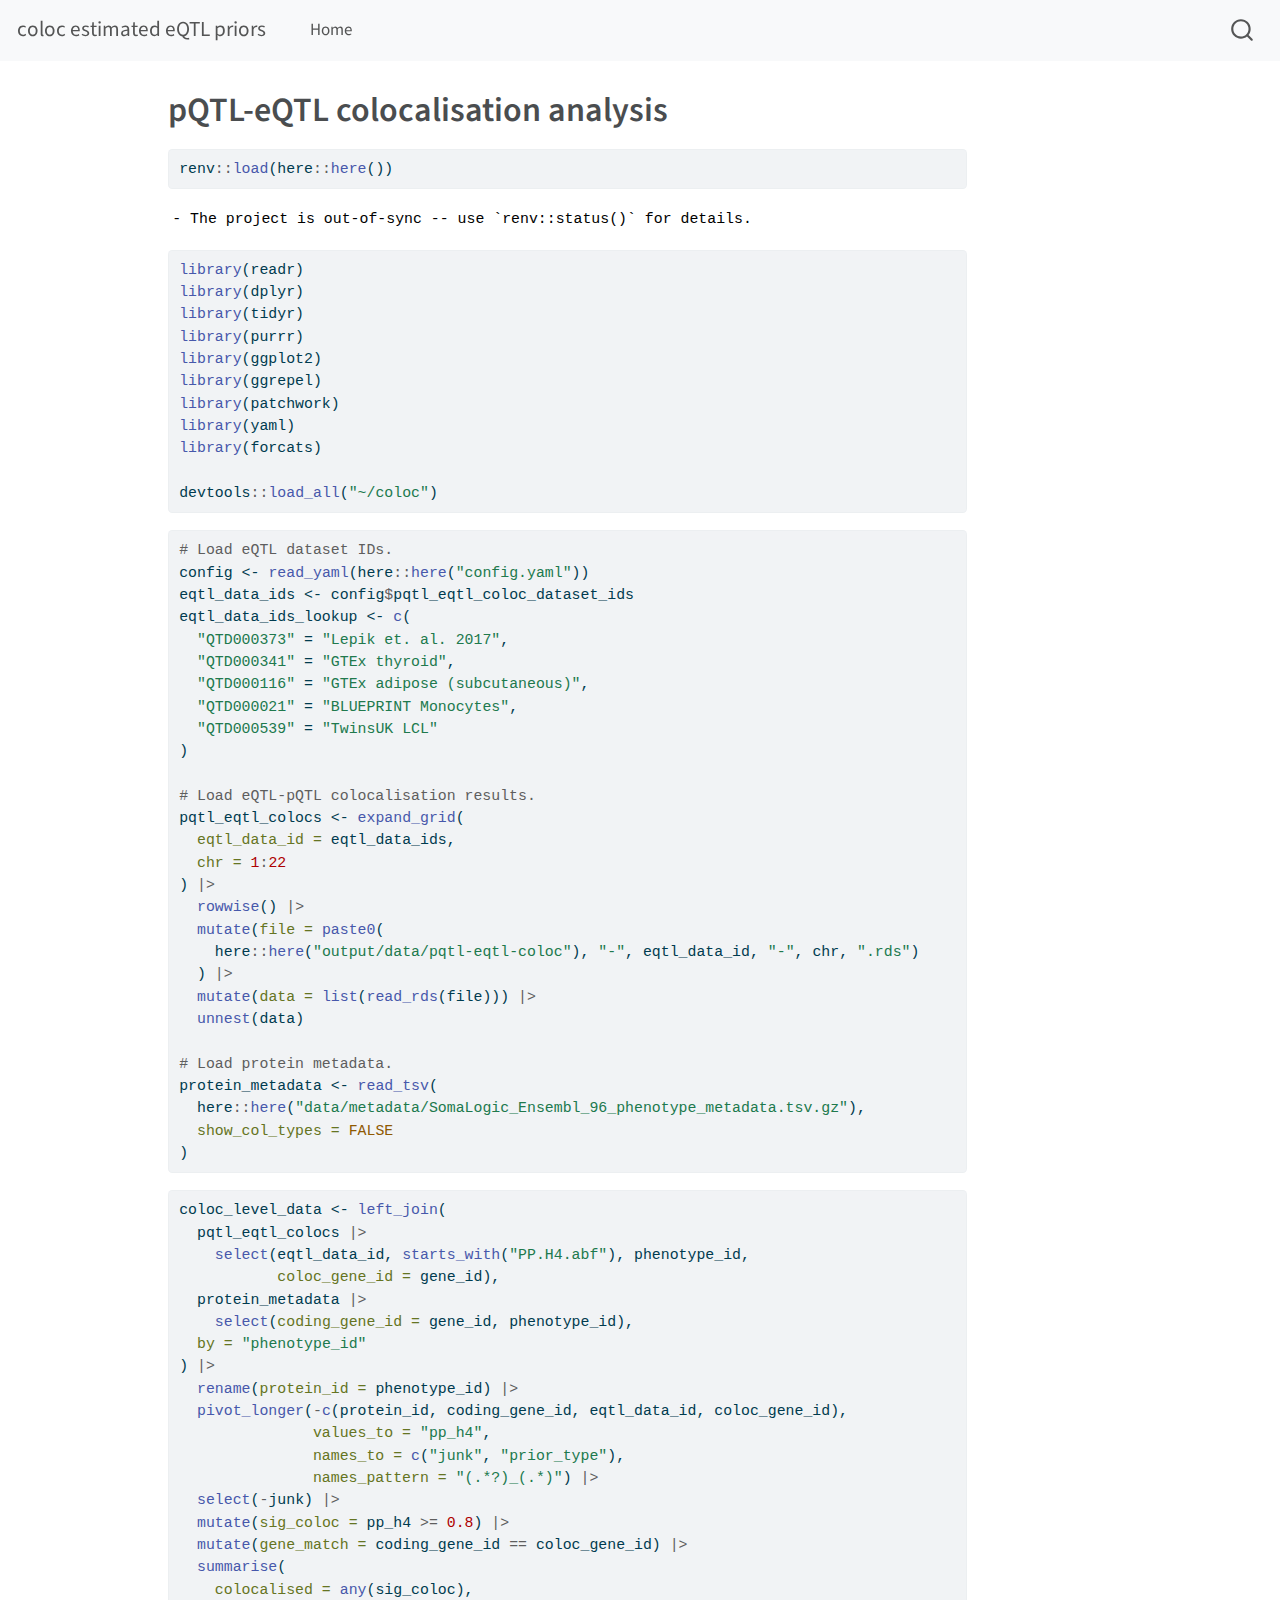
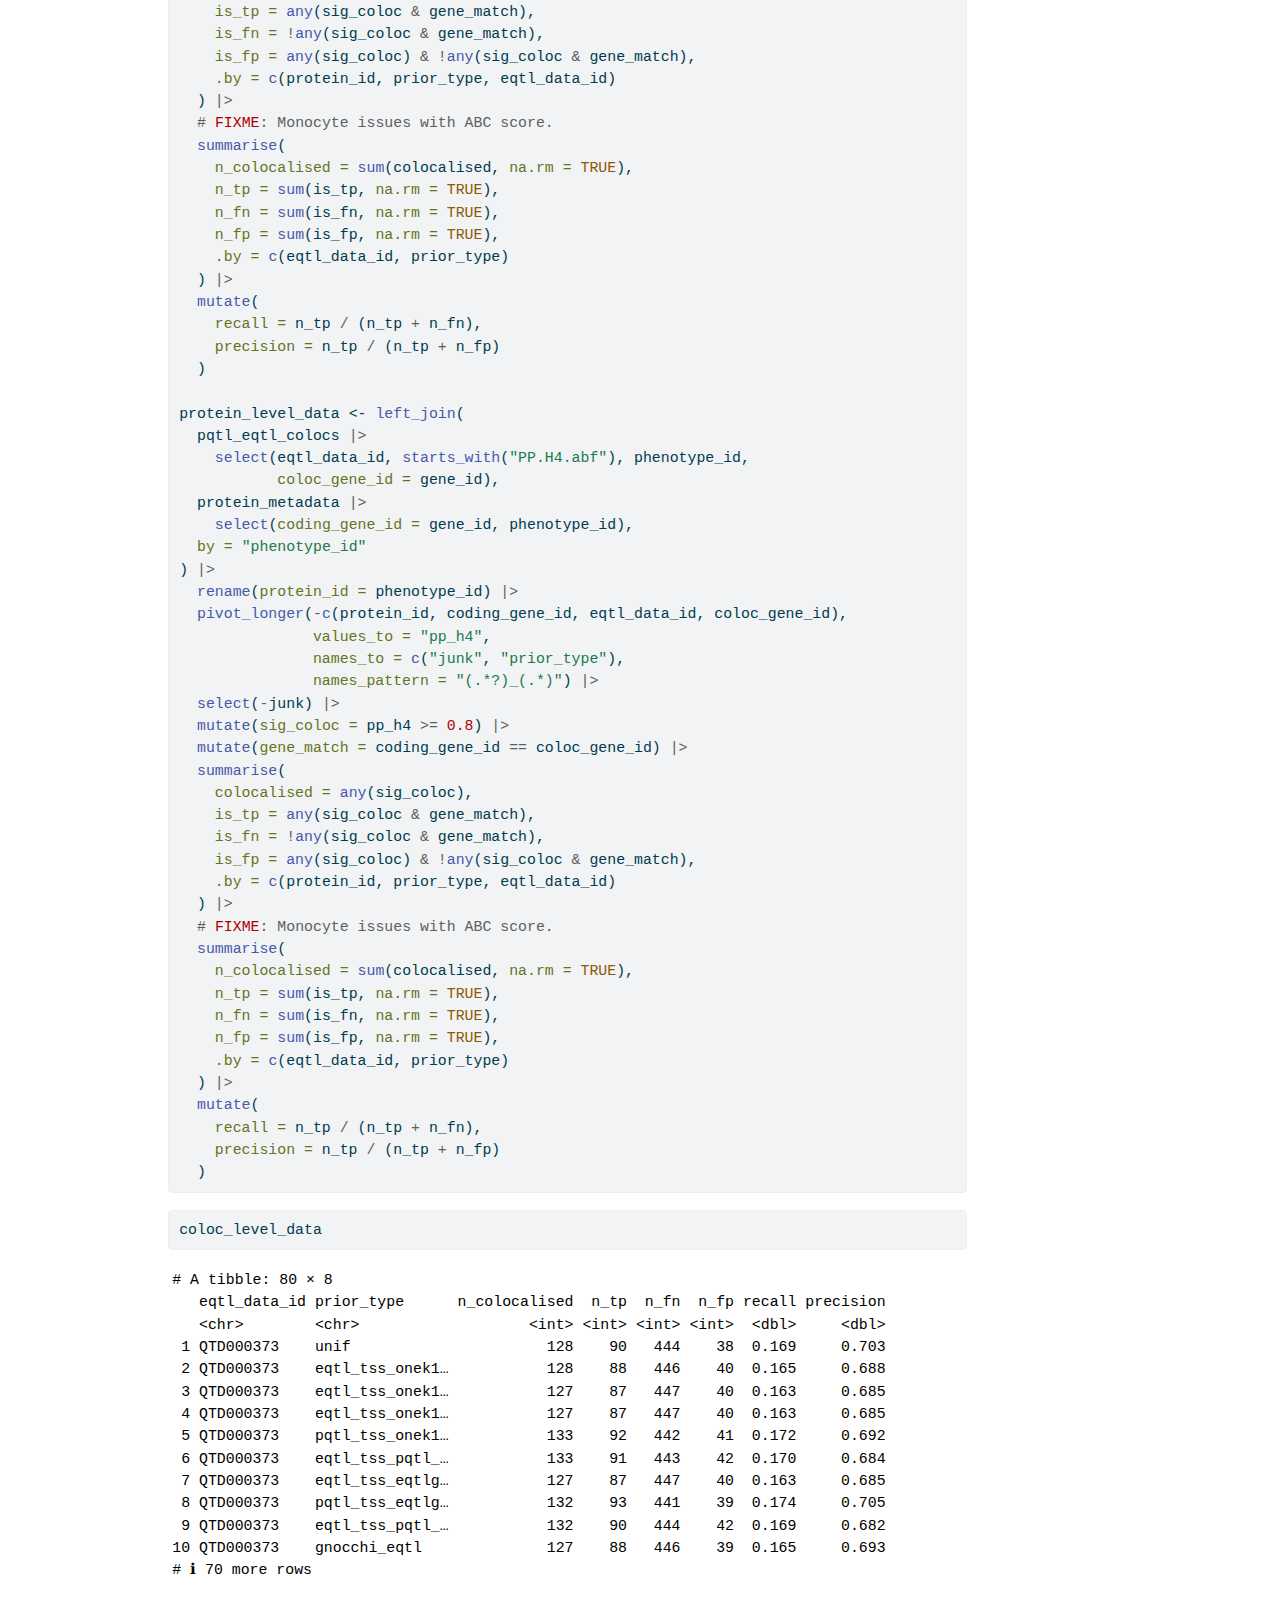
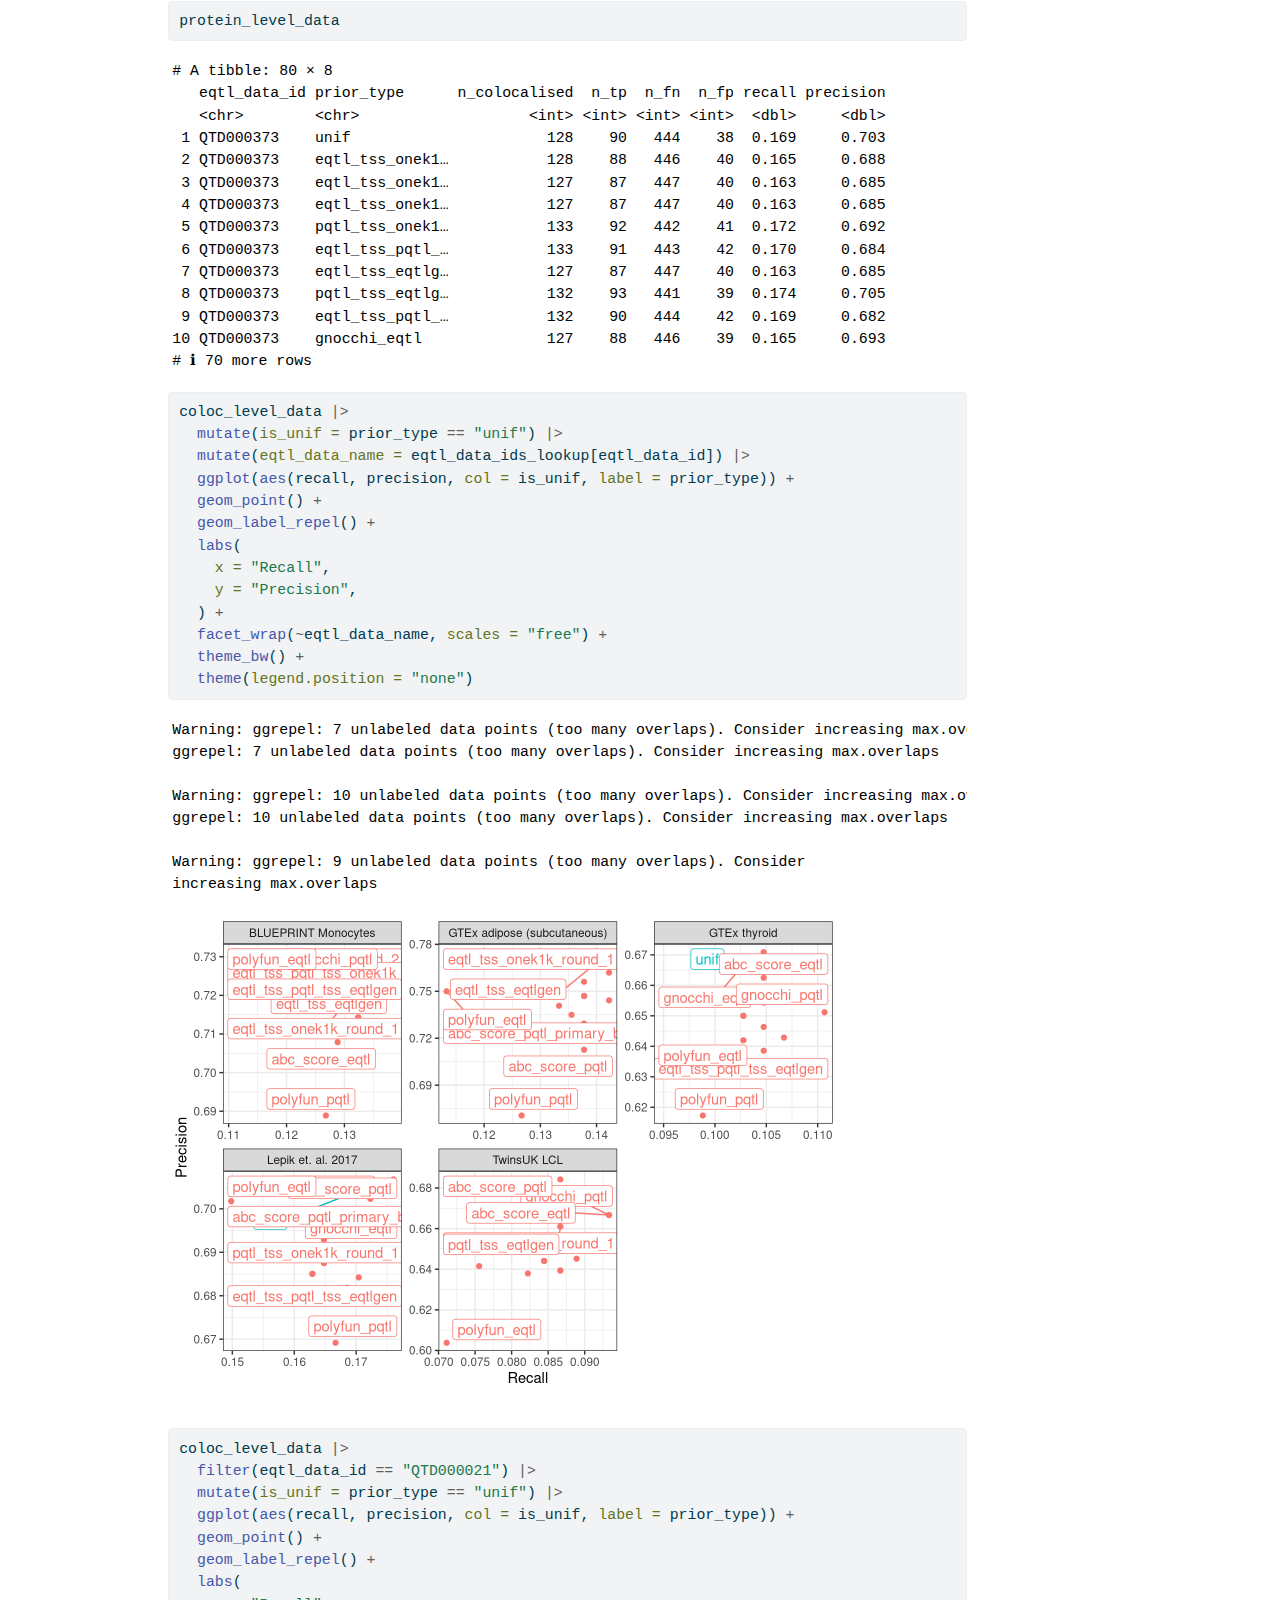
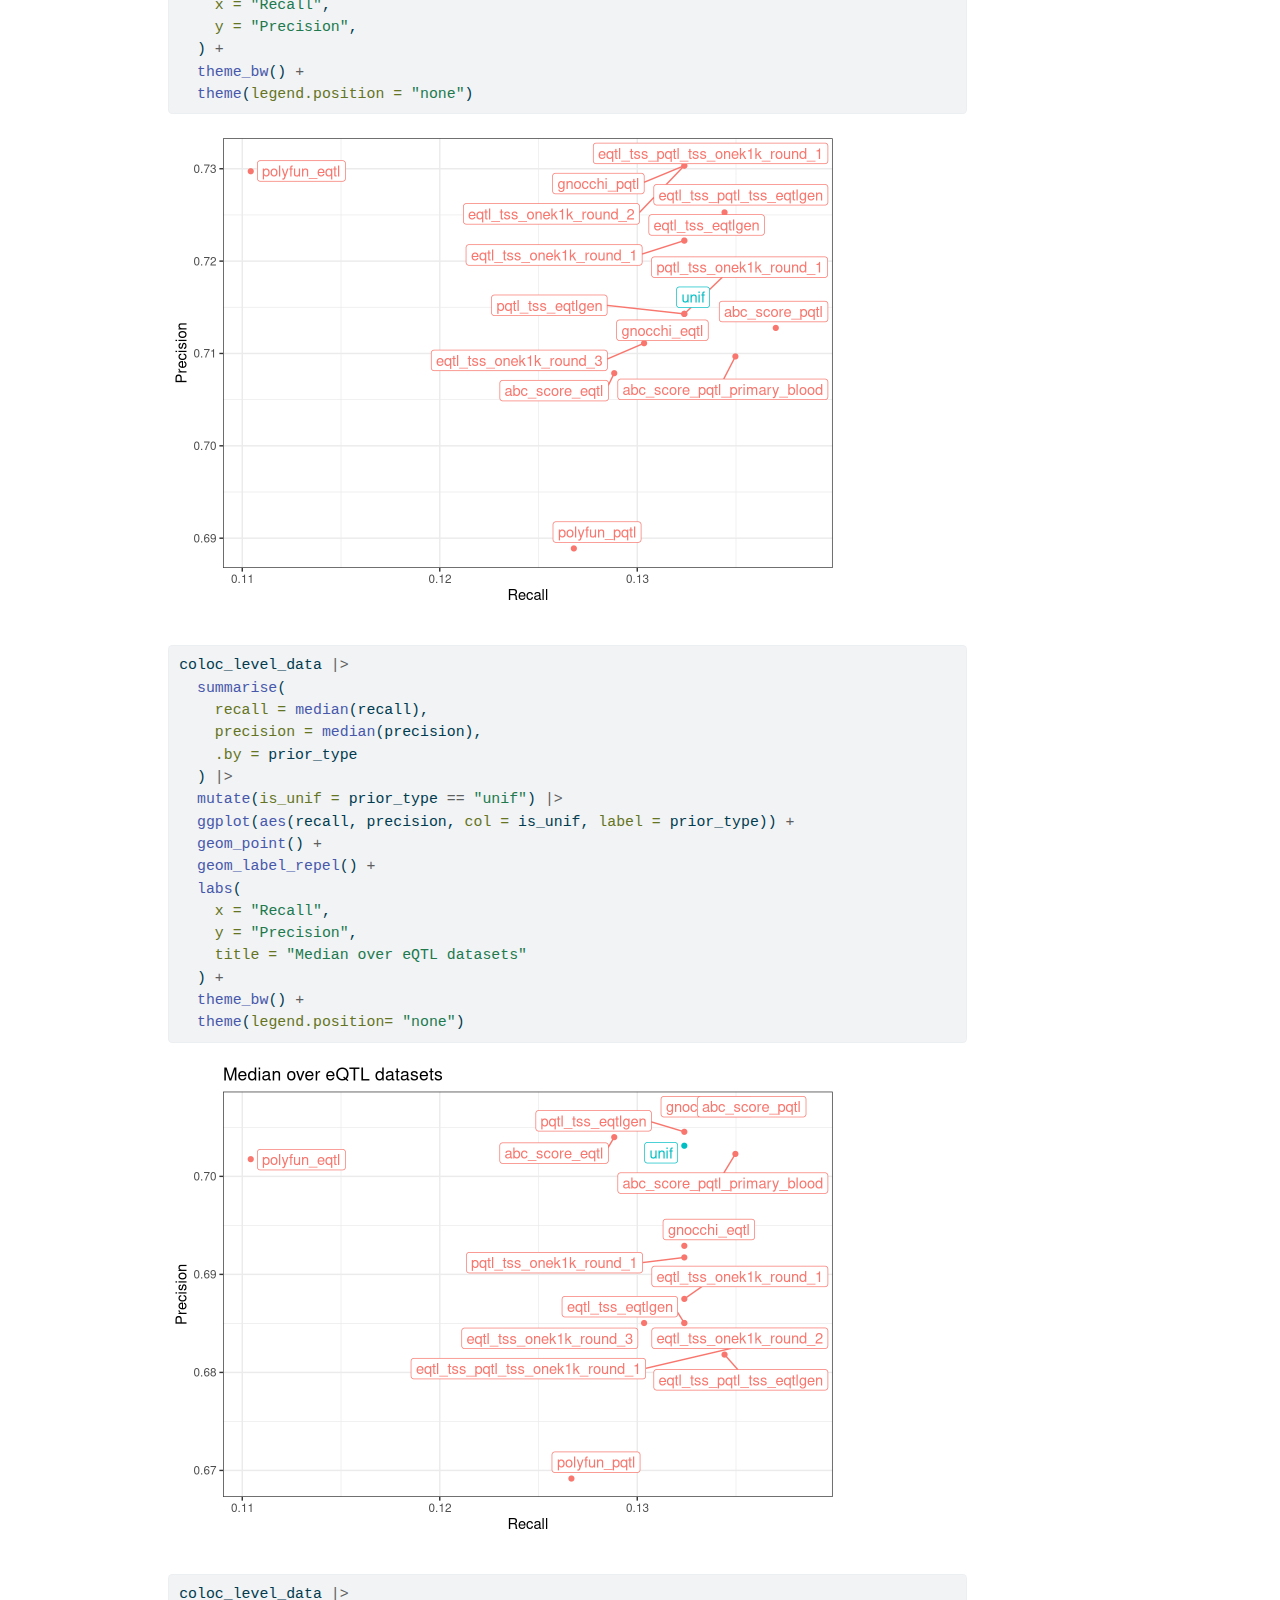
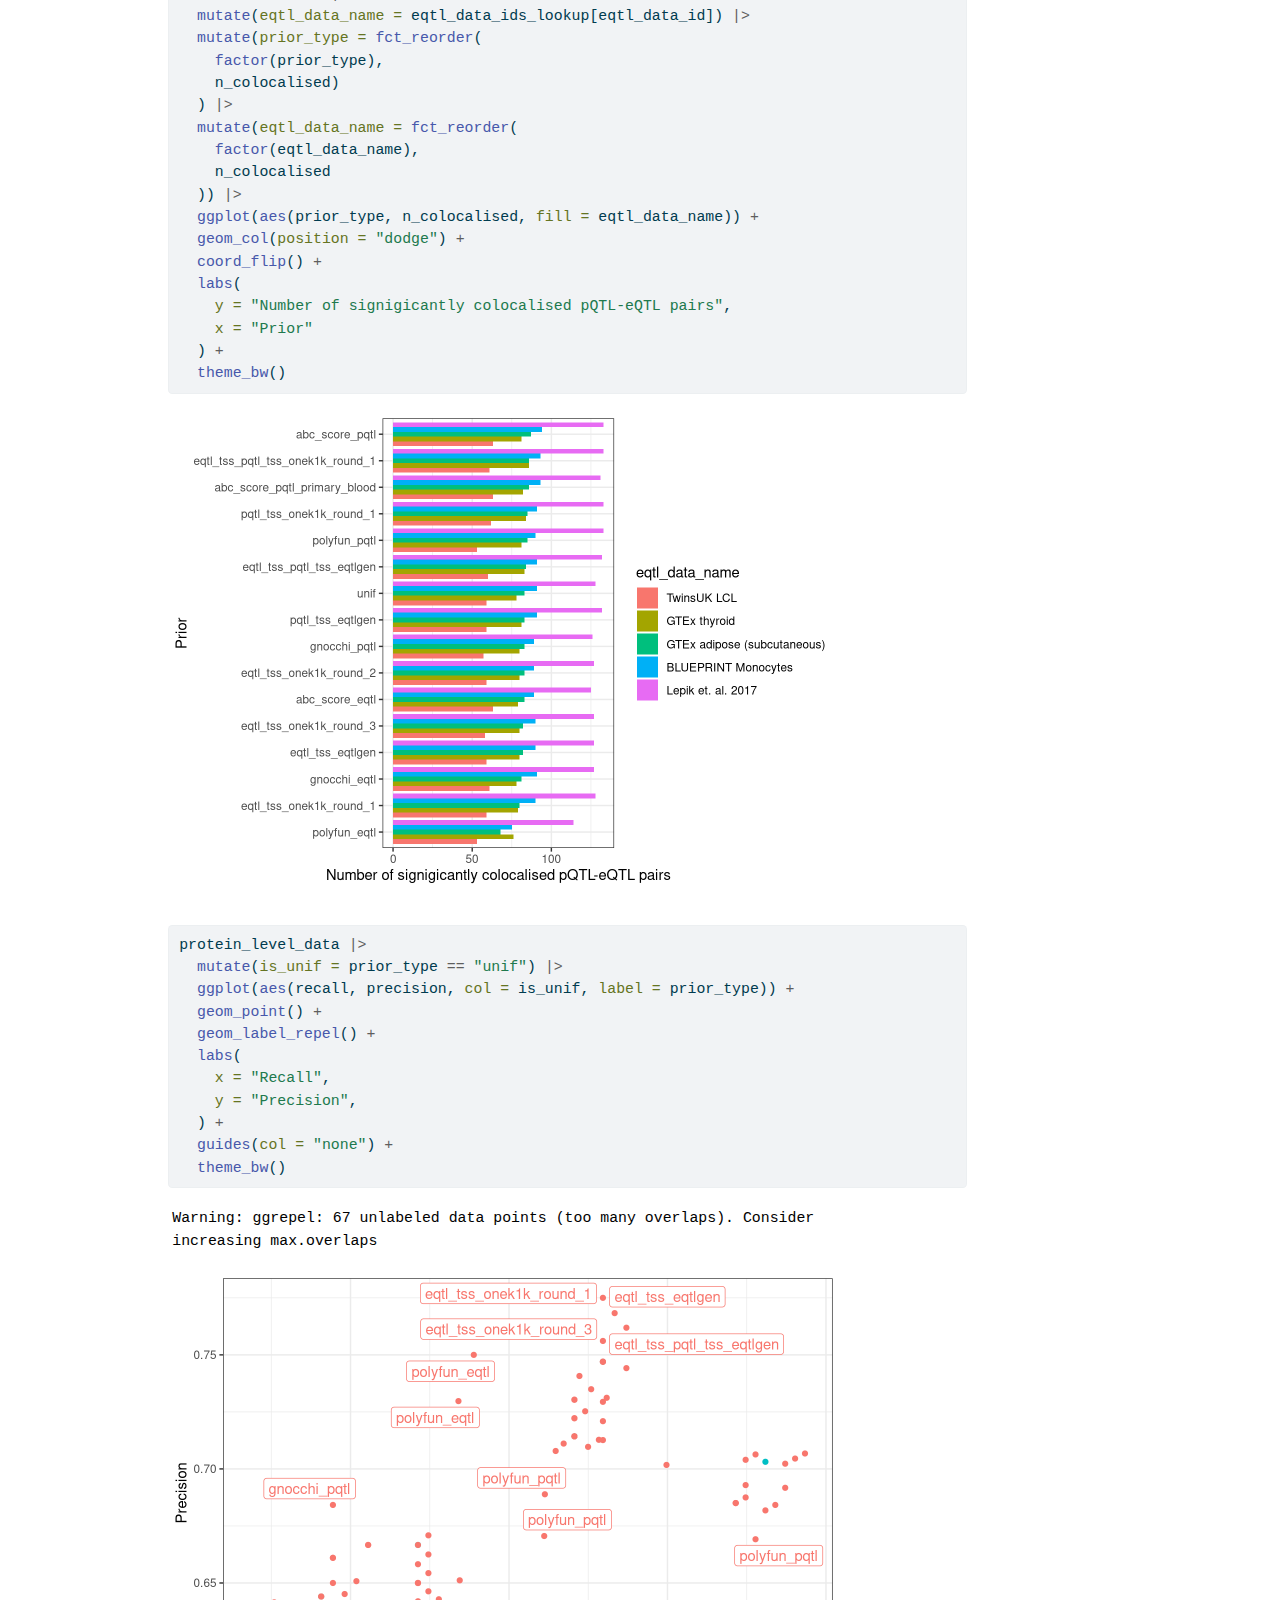
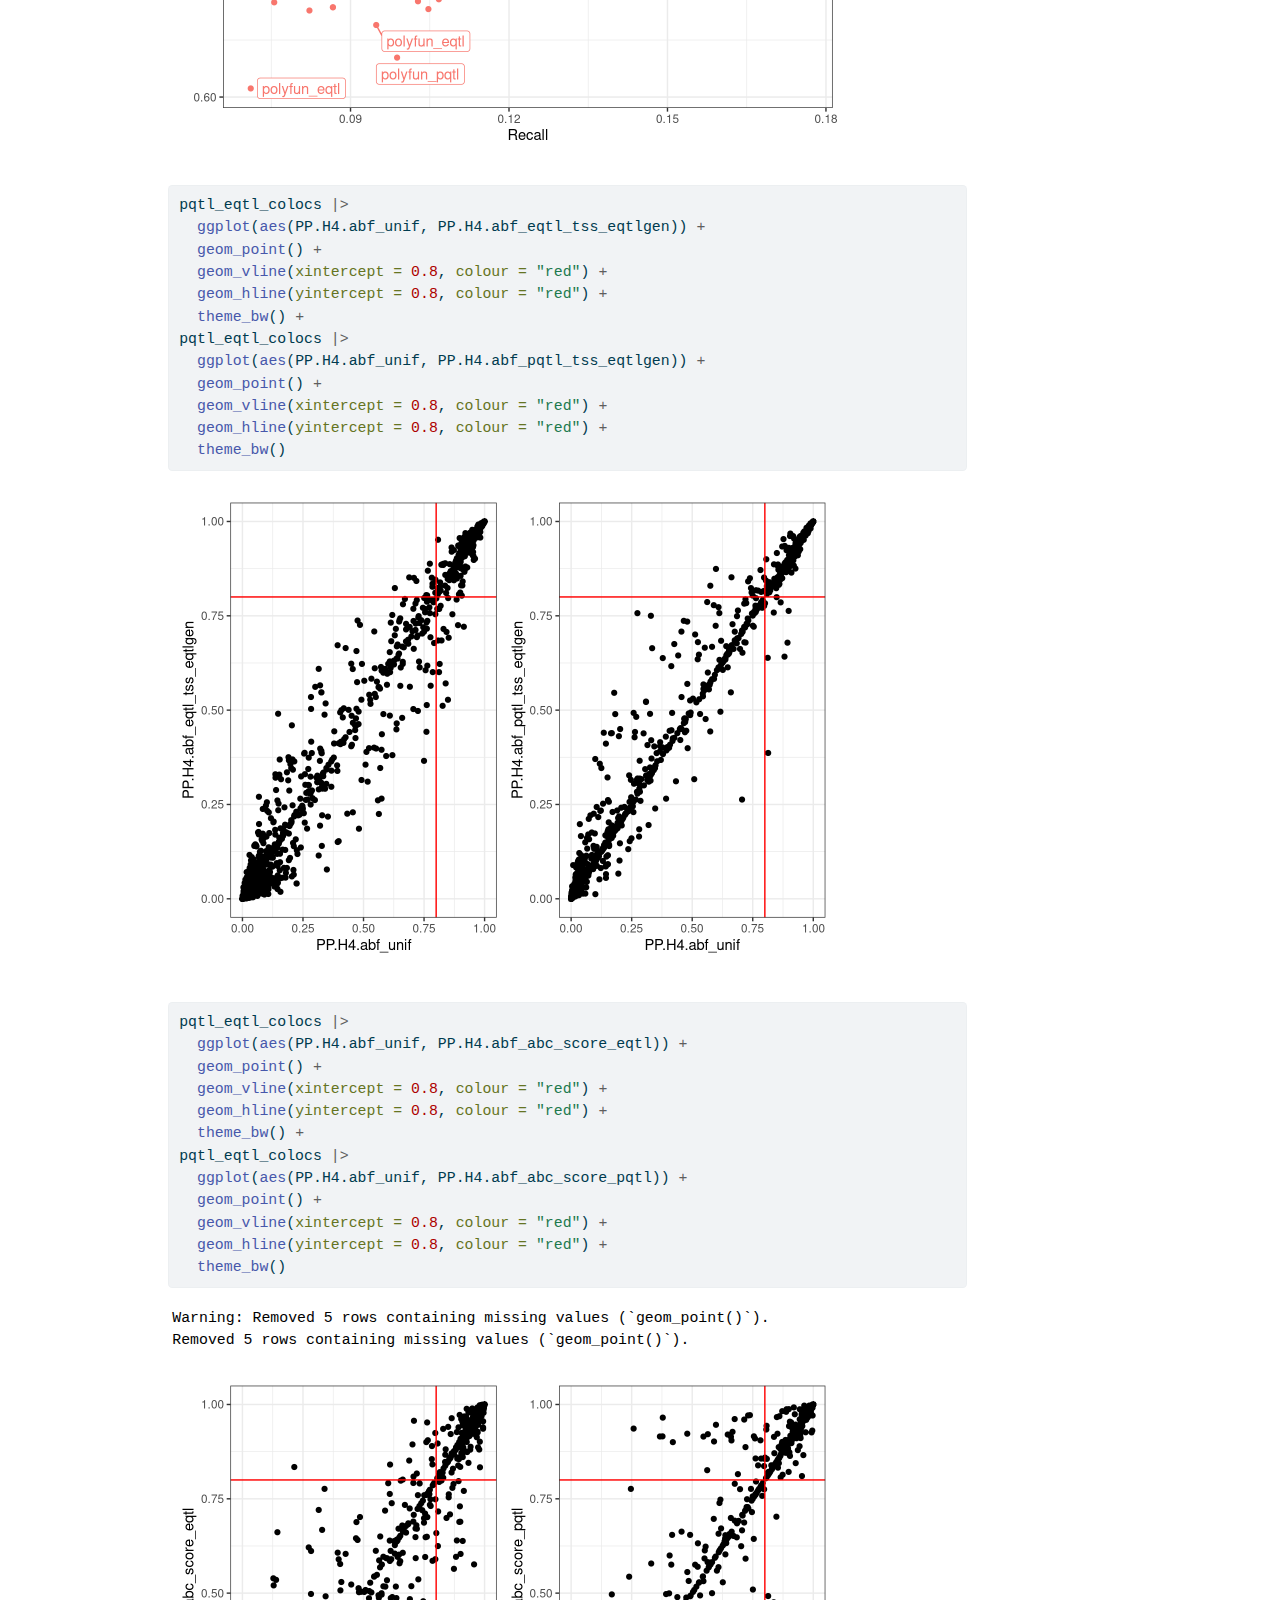
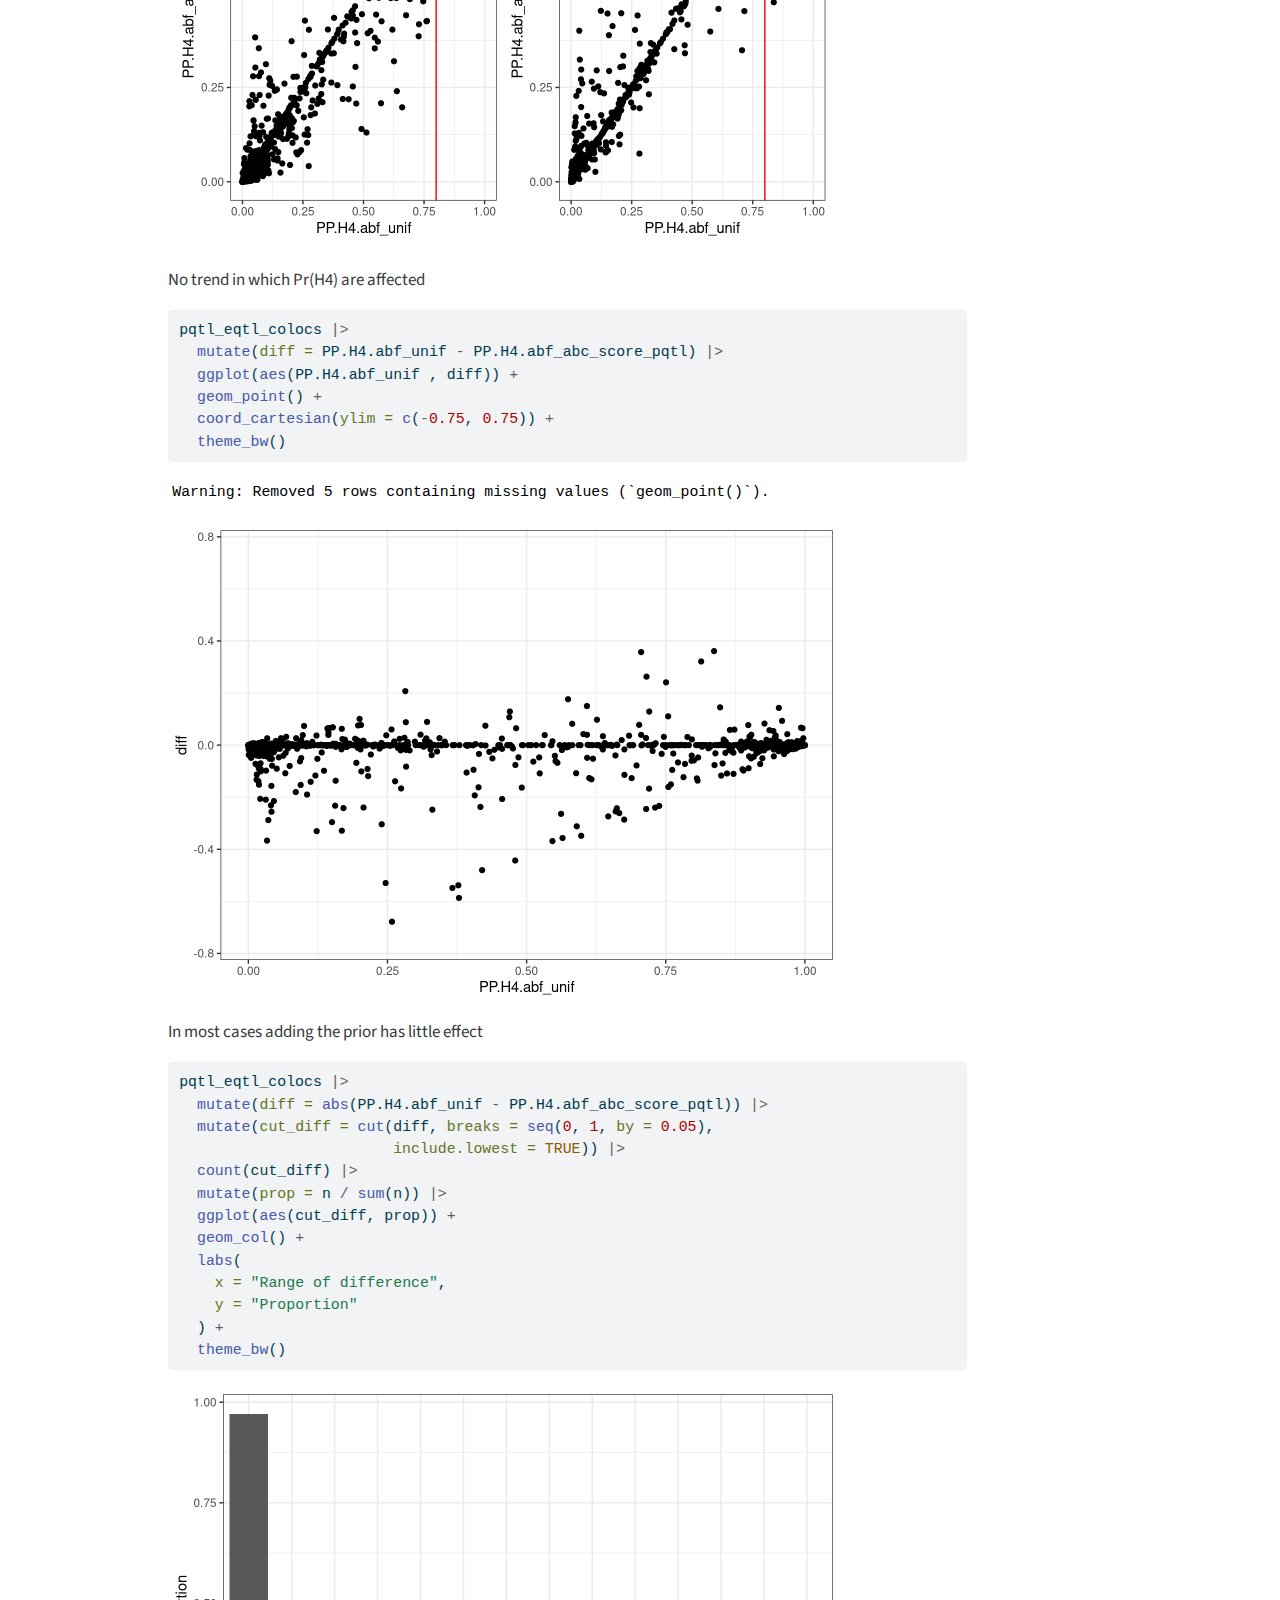
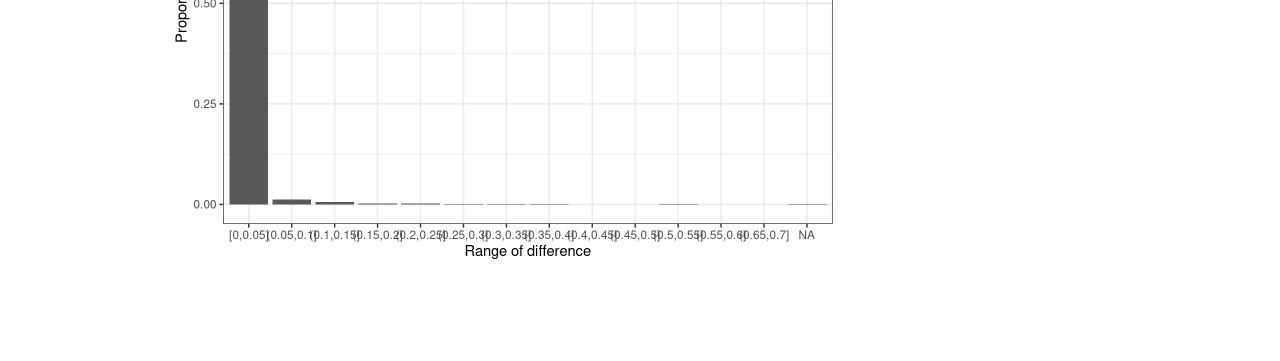
<file: pqtl-eqtl-coloc-analysis.html>
<!DOCTYPE html>
<html xmlns="http://www.w3.org/1999/xhtml" lang="en" xml:lang="en"><head>

<meta charset="utf-8">
<meta name="generator" content="quarto-1.3.433">

<meta name="viewport" content="width=device-width, initial-scale=1.0, user-scalable=yes">


<title>coloc estimated eQTL priors - pQTL-eQTL colocalisation analysis</title>
<style>
code{white-space: pre-wrap;}
span.smallcaps{font-variant: small-caps;}
div.columns{display: flex; gap: min(4vw, 1.5em);}
div.column{flex: auto; overflow-x: auto;}
div.hanging-indent{margin-left: 1.5em; text-indent: -1.5em;}
ul.task-list{list-style: none;}
ul.task-list li input[type="checkbox"] {
  width: 0.8em;
  margin: 0 0.8em 0.2em -1em; /* quarto-specific, see https://github.com/quarto-dev/quarto-cli/issues/4556 */ 
  vertical-align: middle;
}
/* CSS for syntax highlighting */
pre > code.sourceCode { white-space: pre; position: relative; }
pre > code.sourceCode > span { display: inline-block; line-height: 1.25; }
pre > code.sourceCode > span:empty { height: 1.2em; }
.sourceCode { overflow: visible; }
code.sourceCode > span { color: inherit; text-decoration: inherit; }
div.sourceCode { margin: 1em 0; }
pre.sourceCode { margin: 0; }
@media screen {
div.sourceCode { overflow: auto; }
}
@media print {
pre > code.sourceCode { white-space: pre-wrap; }
pre > code.sourceCode > span { text-indent: -5em; padding-left: 5em; }
}
pre.numberSource code
  { counter-reset: source-line 0; }
pre.numberSource code > span
  { position: relative; left: -4em; counter-increment: source-line; }
pre.numberSource code > span > a:first-child::before
  { content: counter(source-line);
    position: relative; left: -1em; text-align: right; vertical-align: baseline;
    border: none; display: inline-block;
    -webkit-touch-callout: none; -webkit-user-select: none;
    -khtml-user-select: none; -moz-user-select: none;
    -ms-user-select: none; user-select: none;
    padding: 0 4px; width: 4em;
  }
pre.numberSource { margin-left: 3em;  padding-left: 4px; }
div.sourceCode
  {   }
@media screen {
pre > code.sourceCode > span > a:first-child::before { text-decoration: underline; }
}
</style>


<script src="site_libs/quarto-nav/quarto-nav.js"></script>
<script src="site_libs/quarto-nav/headroom.min.js"></script>
<script src="site_libs/clipboard/clipboard.min.js"></script>
<script src="site_libs/quarto-search/autocomplete.umd.js"></script>
<script src="site_libs/quarto-search/fuse.min.js"></script>
<script src="site_libs/quarto-search/quarto-search.js"></script>
<meta name="quarto:offset" content="./">
<script src="site_libs/quarto-html/quarto.js"></script>
<script src="site_libs/quarto-html/popper.min.js"></script>
<script src="site_libs/quarto-html/tippy.umd.min.js"></script>
<script src="site_libs/quarto-html/anchor.min.js"></script>
<link href="site_libs/quarto-html/tippy.css" rel="stylesheet">
<link href="site_libs/quarto-html/quarto-syntax-highlighting.css" rel="stylesheet" id="quarto-text-highlighting-styles">
<script src="site_libs/bootstrap/bootstrap.min.js"></script>
<link href="site_libs/bootstrap/bootstrap-icons.css" rel="stylesheet">
<link href="site_libs/bootstrap/bootstrap.min.css" rel="stylesheet" id="quarto-bootstrap" data-mode="light">
<script id="quarto-search-options" type="application/json">{
  "location": "navbar",
  "copy-button": false,
  "collapse-after": 3,
  "panel-placement": "end",
  "type": "overlay",
  "limit": 20,
  "language": {
    "search-no-results-text": "No results",
    "search-matching-documents-text": "matching documents",
    "search-copy-link-title": "Copy link to search",
    "search-hide-matches-text": "Hide additional matches",
    "search-more-match-text": "more match in this document",
    "search-more-matches-text": "more matches in this document",
    "search-clear-button-title": "Clear",
    "search-detached-cancel-button-title": "Cancel",
    "search-submit-button-title": "Submit",
    "search-label": "Search"
  }
}</script>


</head>

<body class="nav-fixed">

<div id="quarto-search-results"></div>
  <header id="quarto-header" class="headroom fixed-top">
    <nav class="navbar navbar-expand-lg navbar-dark ">
      <div class="navbar-container container-fluid">
      <div class="navbar-brand-container">
    <a class="navbar-brand" href="./index.html">
    <span class="navbar-title">coloc estimated eQTL priors</span>
    </a>
  </div>
            <div id="quarto-search" class="" title="Search"></div>
          <button class="navbar-toggler" type="button" data-bs-toggle="collapse" data-bs-target="#navbarCollapse" aria-controls="navbarCollapse" aria-expanded="false" aria-label="Toggle navigation" onclick="if (window.quartoToggleHeadroom) { window.quartoToggleHeadroom(); }">
  <span class="navbar-toggler-icon"></span>
</button>
          <div class="collapse navbar-collapse" id="navbarCollapse">
            <ul class="navbar-nav navbar-nav-scroll me-auto">
  <li class="nav-item">
    <a class="nav-link" href="./index.html" rel="" target="">
 <span class="menu-text">Home</span></a>
  </li>  
</ul>
            <div class="quarto-navbar-tools ms-auto">
</div>
          </div> <!-- /navcollapse -->
      </div> <!-- /container-fluid -->
    </nav>
</header>
<!-- content -->
<div id="quarto-content" class="quarto-container page-columns page-rows-contents page-layout-article page-navbar">
<!-- sidebar -->
<!-- margin-sidebar -->
    <div id="quarto-margin-sidebar" class="sidebar margin-sidebar">
        
    </div>
<!-- main -->
<main class="content" id="quarto-document-content">

<header id="title-block-header" class="quarto-title-block default">
<div class="quarto-title">
<h1 class="title">pQTL-eQTL colocalisation analysis</h1>
</div>



<div class="quarto-title-meta">

    
  
    
  </div>
  

</header>

<div class="cell">
<div class="sourceCode cell-code" id="cb1"><pre class="sourceCode r code-with-copy"><code class="sourceCode r"><span id="cb1-1"><a href="#cb1-1" aria-hidden="true" tabindex="-1"></a>renv<span class="sc">::</span><span class="fu">load</span>(here<span class="sc">::</span><span class="fu">here</span>())</span></code><button title="Copy to Clipboard" class="code-copy-button"><i class="bi"></i></button></pre></div>
<div class="cell-output cell-output-stdout">
<pre><code>- The project is out-of-sync -- use `renv::status()` for details.</code></pre>
</div>
<div class="sourceCode cell-code" id="cb3"><pre class="sourceCode r code-with-copy"><code class="sourceCode r"><span id="cb3-1"><a href="#cb3-1" aria-hidden="true" tabindex="-1"></a><span class="fu">library</span>(readr)</span>
<span id="cb3-2"><a href="#cb3-2" aria-hidden="true" tabindex="-1"></a><span class="fu">library</span>(dplyr)</span>
<span id="cb3-3"><a href="#cb3-3" aria-hidden="true" tabindex="-1"></a><span class="fu">library</span>(tidyr)</span>
<span id="cb3-4"><a href="#cb3-4" aria-hidden="true" tabindex="-1"></a><span class="fu">library</span>(purrr)</span>
<span id="cb3-5"><a href="#cb3-5" aria-hidden="true" tabindex="-1"></a><span class="fu">library</span>(ggplot2)</span>
<span id="cb3-6"><a href="#cb3-6" aria-hidden="true" tabindex="-1"></a><span class="fu">library</span>(ggrepel)</span>
<span id="cb3-7"><a href="#cb3-7" aria-hidden="true" tabindex="-1"></a><span class="fu">library</span>(patchwork)</span>
<span id="cb3-8"><a href="#cb3-8" aria-hidden="true" tabindex="-1"></a><span class="fu">library</span>(yaml)</span>
<span id="cb3-9"><a href="#cb3-9" aria-hidden="true" tabindex="-1"></a><span class="fu">library</span>(forcats)</span>
<span id="cb3-10"><a href="#cb3-10" aria-hidden="true" tabindex="-1"></a></span>
<span id="cb3-11"><a href="#cb3-11" aria-hidden="true" tabindex="-1"></a>devtools<span class="sc">::</span><span class="fu">load_all</span>(<span class="st">"~/coloc"</span>)</span></code><button title="Copy to Clipboard" class="code-copy-button"><i class="bi"></i></button></pre></div>
</div>
<div class="cell">
<div class="sourceCode cell-code" id="cb4"><pre class="sourceCode r code-with-copy"><code class="sourceCode r"><span id="cb4-1"><a href="#cb4-1" aria-hidden="true" tabindex="-1"></a><span class="co"># Load eQTL dataset IDs.</span></span>
<span id="cb4-2"><a href="#cb4-2" aria-hidden="true" tabindex="-1"></a>config <span class="ot">&lt;-</span> <span class="fu">read_yaml</span>(here<span class="sc">::</span><span class="fu">here</span>(<span class="st">"config.yaml"</span>))</span>
<span id="cb4-3"><a href="#cb4-3" aria-hidden="true" tabindex="-1"></a>eqtl_data_ids <span class="ot">&lt;-</span> config<span class="sc">$</span>pqtl_eqtl_coloc_dataset_ids</span>
<span id="cb4-4"><a href="#cb4-4" aria-hidden="true" tabindex="-1"></a>eqtl_data_ids_lookup <span class="ot">&lt;-</span> <span class="fu">c</span>(</span>
<span id="cb4-5"><a href="#cb4-5" aria-hidden="true" tabindex="-1"></a>  <span class="st">"QTD000373"</span> <span class="ot">=</span> <span class="st">"Lepik et. al. 2017"</span>,</span>
<span id="cb4-6"><a href="#cb4-6" aria-hidden="true" tabindex="-1"></a>  <span class="st">"QTD000341"</span> <span class="ot">=</span> <span class="st">"GTEx thyroid"</span>,</span>
<span id="cb4-7"><a href="#cb4-7" aria-hidden="true" tabindex="-1"></a>  <span class="st">"QTD000116"</span> <span class="ot">=</span> <span class="st">"GTEx adipose (subcutaneous)"</span>,</span>
<span id="cb4-8"><a href="#cb4-8" aria-hidden="true" tabindex="-1"></a>  <span class="st">"QTD000021"</span> <span class="ot">=</span> <span class="st">"BLUEPRINT Monocytes"</span>,</span>
<span id="cb4-9"><a href="#cb4-9" aria-hidden="true" tabindex="-1"></a>  <span class="st">"QTD000539"</span> <span class="ot">=</span> <span class="st">"TwinsUK LCL"</span></span>
<span id="cb4-10"><a href="#cb4-10" aria-hidden="true" tabindex="-1"></a>)</span>
<span id="cb4-11"><a href="#cb4-11" aria-hidden="true" tabindex="-1"></a></span>
<span id="cb4-12"><a href="#cb4-12" aria-hidden="true" tabindex="-1"></a><span class="co"># Load eQTL-pQTL colocalisation results.</span></span>
<span id="cb4-13"><a href="#cb4-13" aria-hidden="true" tabindex="-1"></a>pqtl_eqtl_colocs <span class="ot">&lt;-</span> <span class="fu">expand_grid</span>(</span>
<span id="cb4-14"><a href="#cb4-14" aria-hidden="true" tabindex="-1"></a>  <span class="at">eqtl_data_id =</span> eqtl_data_ids, </span>
<span id="cb4-15"><a href="#cb4-15" aria-hidden="true" tabindex="-1"></a>  <span class="at">chr =</span> <span class="dv">1</span><span class="sc">:</span><span class="dv">22</span></span>
<span id="cb4-16"><a href="#cb4-16" aria-hidden="true" tabindex="-1"></a>) <span class="sc">|&gt;</span></span>
<span id="cb4-17"><a href="#cb4-17" aria-hidden="true" tabindex="-1"></a>  <span class="fu">rowwise</span>() <span class="sc">|&gt;</span></span>
<span id="cb4-18"><a href="#cb4-18" aria-hidden="true" tabindex="-1"></a>  <span class="fu">mutate</span>(<span class="at">file =</span> <span class="fu">paste0</span>(</span>
<span id="cb4-19"><a href="#cb4-19" aria-hidden="true" tabindex="-1"></a>    here<span class="sc">::</span><span class="fu">here</span>(<span class="st">"output/data/pqtl-eqtl-coloc"</span>), <span class="st">"-"</span>, eqtl_data_id, <span class="st">"-"</span>, chr, <span class="st">".rds"</span>)</span>
<span id="cb4-20"><a href="#cb4-20" aria-hidden="true" tabindex="-1"></a>  ) <span class="sc">|&gt;</span></span>
<span id="cb4-21"><a href="#cb4-21" aria-hidden="true" tabindex="-1"></a>  <span class="fu">mutate</span>(<span class="at">data =</span> <span class="fu">list</span>(<span class="fu">read_rds</span>(file))) <span class="sc">|&gt;</span></span>
<span id="cb4-22"><a href="#cb4-22" aria-hidden="true" tabindex="-1"></a>  <span class="fu">unnest</span>(data)</span>
<span id="cb4-23"><a href="#cb4-23" aria-hidden="true" tabindex="-1"></a></span>
<span id="cb4-24"><a href="#cb4-24" aria-hidden="true" tabindex="-1"></a><span class="co"># Load protein metadata.</span></span>
<span id="cb4-25"><a href="#cb4-25" aria-hidden="true" tabindex="-1"></a>protein_metadata <span class="ot">&lt;-</span> <span class="fu">read_tsv</span>(</span>
<span id="cb4-26"><a href="#cb4-26" aria-hidden="true" tabindex="-1"></a>  here<span class="sc">::</span><span class="fu">here</span>(<span class="st">"data/metadata/SomaLogic_Ensembl_96_phenotype_metadata.tsv.gz"</span>), </span>
<span id="cb4-27"><a href="#cb4-27" aria-hidden="true" tabindex="-1"></a>  <span class="at">show_col_types =</span> <span class="cn">FALSE</span></span>
<span id="cb4-28"><a href="#cb4-28" aria-hidden="true" tabindex="-1"></a>)</span></code><button title="Copy to Clipboard" class="code-copy-button"><i class="bi"></i></button></pre></div>
</div>
<div class="cell">
<div class="sourceCode cell-code" id="cb5"><pre class="sourceCode r code-with-copy"><code class="sourceCode r"><span id="cb5-1"><a href="#cb5-1" aria-hidden="true" tabindex="-1"></a>coloc_level_data <span class="ot">&lt;-</span> <span class="fu">left_join</span>(</span>
<span id="cb5-2"><a href="#cb5-2" aria-hidden="true" tabindex="-1"></a>  pqtl_eqtl_colocs <span class="sc">|&gt;</span></span>
<span id="cb5-3"><a href="#cb5-3" aria-hidden="true" tabindex="-1"></a>    <span class="fu">select</span>(eqtl_data_id, <span class="fu">starts_with</span>(<span class="st">"PP.H4.abf"</span>), phenotype_id, </span>
<span id="cb5-4"><a href="#cb5-4" aria-hidden="true" tabindex="-1"></a>           <span class="at">coloc_gene_id =</span> gene_id), </span>
<span id="cb5-5"><a href="#cb5-5" aria-hidden="true" tabindex="-1"></a>  protein_metadata <span class="sc">|&gt;</span></span>
<span id="cb5-6"><a href="#cb5-6" aria-hidden="true" tabindex="-1"></a>    <span class="fu">select</span>(<span class="at">coding_gene_id =</span> gene_id, phenotype_id),</span>
<span id="cb5-7"><a href="#cb5-7" aria-hidden="true" tabindex="-1"></a>  <span class="at">by =</span> <span class="st">"phenotype_id"</span></span>
<span id="cb5-8"><a href="#cb5-8" aria-hidden="true" tabindex="-1"></a>) <span class="sc">|&gt;</span></span>
<span id="cb5-9"><a href="#cb5-9" aria-hidden="true" tabindex="-1"></a>  <span class="fu">rename</span>(<span class="at">protein_id =</span> phenotype_id) <span class="sc">|&gt;</span></span>
<span id="cb5-10"><a href="#cb5-10" aria-hidden="true" tabindex="-1"></a>  <span class="fu">pivot_longer</span>(<span class="sc">-</span><span class="fu">c</span>(protein_id, coding_gene_id, eqtl_data_id, coloc_gene_id),</span>
<span id="cb5-11"><a href="#cb5-11" aria-hidden="true" tabindex="-1"></a>               <span class="at">values_to =</span> <span class="st">"pp_h4"</span>, </span>
<span id="cb5-12"><a href="#cb5-12" aria-hidden="true" tabindex="-1"></a>               <span class="at">names_to =</span> <span class="fu">c</span>(<span class="st">"junk"</span>, <span class="st">"prior_type"</span>),</span>
<span id="cb5-13"><a href="#cb5-13" aria-hidden="true" tabindex="-1"></a>               <span class="at">names_pattern =</span> <span class="st">"(.*?)_(.*)"</span>) <span class="sc">|&gt;</span></span>
<span id="cb5-14"><a href="#cb5-14" aria-hidden="true" tabindex="-1"></a>  <span class="fu">select</span>(<span class="sc">-</span>junk) <span class="sc">|&gt;</span></span>
<span id="cb5-15"><a href="#cb5-15" aria-hidden="true" tabindex="-1"></a>  <span class="fu">mutate</span>(<span class="at">sig_coloc =</span> pp_h4 <span class="sc">&gt;=</span> <span class="fl">0.8</span>) <span class="sc">|&gt;</span></span>
<span id="cb5-16"><a href="#cb5-16" aria-hidden="true" tabindex="-1"></a>  <span class="fu">mutate</span>(<span class="at">gene_match =</span> coding_gene_id <span class="sc">==</span> coloc_gene_id) <span class="sc">|&gt;</span></span>
<span id="cb5-17"><a href="#cb5-17" aria-hidden="true" tabindex="-1"></a>  <span class="fu">summarise</span>(</span>
<span id="cb5-18"><a href="#cb5-18" aria-hidden="true" tabindex="-1"></a>    <span class="at">colocalised =</span> <span class="fu">any</span>(sig_coloc), </span>
<span id="cb5-19"><a href="#cb5-19" aria-hidden="true" tabindex="-1"></a>    <span class="at">is_tp =</span> <span class="fu">any</span>(sig_coloc <span class="sc">&amp;</span> gene_match),</span>
<span id="cb5-20"><a href="#cb5-20" aria-hidden="true" tabindex="-1"></a>    <span class="at">is_fn =</span> <span class="sc">!</span><span class="fu">any</span>(sig_coloc <span class="sc">&amp;</span> gene_match),</span>
<span id="cb5-21"><a href="#cb5-21" aria-hidden="true" tabindex="-1"></a>    <span class="at">is_fp =</span> <span class="fu">any</span>(sig_coloc) <span class="sc">&amp;</span> <span class="sc">!</span><span class="fu">any</span>(sig_coloc <span class="sc">&amp;</span> gene_match),</span>
<span id="cb5-22"><a href="#cb5-22" aria-hidden="true" tabindex="-1"></a>    <span class="at">.by =</span> <span class="fu">c</span>(protein_id, prior_type, eqtl_data_id)</span>
<span id="cb5-23"><a href="#cb5-23" aria-hidden="true" tabindex="-1"></a>  ) <span class="sc">|&gt;</span></span>
<span id="cb5-24"><a href="#cb5-24" aria-hidden="true" tabindex="-1"></a>  <span class="co"># </span><span class="al">FIXME</span><span class="co">: Monocyte issues with ABC score.</span></span>
<span id="cb5-25"><a href="#cb5-25" aria-hidden="true" tabindex="-1"></a>  <span class="fu">summarise</span>(</span>
<span id="cb5-26"><a href="#cb5-26" aria-hidden="true" tabindex="-1"></a>    <span class="at">n_colocalised =</span> <span class="fu">sum</span>(colocalised, <span class="at">na.rm =</span> <span class="cn">TRUE</span>),</span>
<span id="cb5-27"><a href="#cb5-27" aria-hidden="true" tabindex="-1"></a>    <span class="at">n_tp =</span> <span class="fu">sum</span>(is_tp, <span class="at">na.rm =</span> <span class="cn">TRUE</span>),</span>
<span id="cb5-28"><a href="#cb5-28" aria-hidden="true" tabindex="-1"></a>    <span class="at">n_fn =</span> <span class="fu">sum</span>(is_fn, <span class="at">na.rm =</span> <span class="cn">TRUE</span>),</span>
<span id="cb5-29"><a href="#cb5-29" aria-hidden="true" tabindex="-1"></a>    <span class="at">n_fp =</span> <span class="fu">sum</span>(is_fp, <span class="at">na.rm =</span> <span class="cn">TRUE</span>),</span>
<span id="cb5-30"><a href="#cb5-30" aria-hidden="true" tabindex="-1"></a>    <span class="at">.by =</span> <span class="fu">c</span>(eqtl_data_id, prior_type)</span>
<span id="cb5-31"><a href="#cb5-31" aria-hidden="true" tabindex="-1"></a>  ) <span class="sc">|&gt;</span></span>
<span id="cb5-32"><a href="#cb5-32" aria-hidden="true" tabindex="-1"></a>  <span class="fu">mutate</span>(</span>
<span id="cb5-33"><a href="#cb5-33" aria-hidden="true" tabindex="-1"></a>    <span class="at">recall =</span> n_tp <span class="sc">/</span> (n_tp <span class="sc">+</span> n_fn), </span>
<span id="cb5-34"><a href="#cb5-34" aria-hidden="true" tabindex="-1"></a>    <span class="at">precision =</span> n_tp <span class="sc">/</span> (n_tp <span class="sc">+</span> n_fp)</span>
<span id="cb5-35"><a href="#cb5-35" aria-hidden="true" tabindex="-1"></a>  )</span>
<span id="cb5-36"><a href="#cb5-36" aria-hidden="true" tabindex="-1"></a></span>
<span id="cb5-37"><a href="#cb5-37" aria-hidden="true" tabindex="-1"></a>protein_level_data <span class="ot">&lt;-</span> <span class="fu">left_join</span>(</span>
<span id="cb5-38"><a href="#cb5-38" aria-hidden="true" tabindex="-1"></a>  pqtl_eqtl_colocs <span class="sc">|&gt;</span></span>
<span id="cb5-39"><a href="#cb5-39" aria-hidden="true" tabindex="-1"></a>    <span class="fu">select</span>(eqtl_data_id, <span class="fu">starts_with</span>(<span class="st">"PP.H4.abf"</span>), phenotype_id, </span>
<span id="cb5-40"><a href="#cb5-40" aria-hidden="true" tabindex="-1"></a>           <span class="at">coloc_gene_id =</span> gene_id), </span>
<span id="cb5-41"><a href="#cb5-41" aria-hidden="true" tabindex="-1"></a>  protein_metadata <span class="sc">|&gt;</span></span>
<span id="cb5-42"><a href="#cb5-42" aria-hidden="true" tabindex="-1"></a>    <span class="fu">select</span>(<span class="at">coding_gene_id =</span> gene_id, phenotype_id),</span>
<span id="cb5-43"><a href="#cb5-43" aria-hidden="true" tabindex="-1"></a>  <span class="at">by =</span> <span class="st">"phenotype_id"</span></span>
<span id="cb5-44"><a href="#cb5-44" aria-hidden="true" tabindex="-1"></a>) <span class="sc">|&gt;</span></span>
<span id="cb5-45"><a href="#cb5-45" aria-hidden="true" tabindex="-1"></a>  <span class="fu">rename</span>(<span class="at">protein_id =</span> phenotype_id) <span class="sc">|&gt;</span></span>
<span id="cb5-46"><a href="#cb5-46" aria-hidden="true" tabindex="-1"></a>  <span class="fu">pivot_longer</span>(<span class="sc">-</span><span class="fu">c</span>(protein_id, coding_gene_id, eqtl_data_id, coloc_gene_id),</span>
<span id="cb5-47"><a href="#cb5-47" aria-hidden="true" tabindex="-1"></a>               <span class="at">values_to =</span> <span class="st">"pp_h4"</span>, </span>
<span id="cb5-48"><a href="#cb5-48" aria-hidden="true" tabindex="-1"></a>               <span class="at">names_to =</span> <span class="fu">c</span>(<span class="st">"junk"</span>, <span class="st">"prior_type"</span>),</span>
<span id="cb5-49"><a href="#cb5-49" aria-hidden="true" tabindex="-1"></a>               <span class="at">names_pattern =</span> <span class="st">"(.*?)_(.*)"</span>) <span class="sc">|&gt;</span></span>
<span id="cb5-50"><a href="#cb5-50" aria-hidden="true" tabindex="-1"></a>  <span class="fu">select</span>(<span class="sc">-</span>junk) <span class="sc">|&gt;</span></span>
<span id="cb5-51"><a href="#cb5-51" aria-hidden="true" tabindex="-1"></a>  <span class="fu">mutate</span>(<span class="at">sig_coloc =</span> pp_h4 <span class="sc">&gt;=</span> <span class="fl">0.8</span>) <span class="sc">|&gt;</span></span>
<span id="cb5-52"><a href="#cb5-52" aria-hidden="true" tabindex="-1"></a>  <span class="fu">mutate</span>(<span class="at">gene_match =</span> coding_gene_id <span class="sc">==</span> coloc_gene_id) <span class="sc">|&gt;</span></span>
<span id="cb5-53"><a href="#cb5-53" aria-hidden="true" tabindex="-1"></a>  <span class="fu">summarise</span>(</span>
<span id="cb5-54"><a href="#cb5-54" aria-hidden="true" tabindex="-1"></a>    <span class="at">colocalised =</span> <span class="fu">any</span>(sig_coloc), </span>
<span id="cb5-55"><a href="#cb5-55" aria-hidden="true" tabindex="-1"></a>    <span class="at">is_tp =</span> <span class="fu">any</span>(sig_coloc <span class="sc">&amp;</span> gene_match),</span>
<span id="cb5-56"><a href="#cb5-56" aria-hidden="true" tabindex="-1"></a>    <span class="at">is_fn =</span> <span class="sc">!</span><span class="fu">any</span>(sig_coloc <span class="sc">&amp;</span> gene_match),</span>
<span id="cb5-57"><a href="#cb5-57" aria-hidden="true" tabindex="-1"></a>    <span class="at">is_fp =</span> <span class="fu">any</span>(sig_coloc) <span class="sc">&amp;</span> <span class="sc">!</span><span class="fu">any</span>(sig_coloc <span class="sc">&amp;</span> gene_match),</span>
<span id="cb5-58"><a href="#cb5-58" aria-hidden="true" tabindex="-1"></a>    <span class="at">.by =</span> <span class="fu">c</span>(protein_id, prior_type, eqtl_data_id)</span>
<span id="cb5-59"><a href="#cb5-59" aria-hidden="true" tabindex="-1"></a>  ) <span class="sc">|&gt;</span></span>
<span id="cb5-60"><a href="#cb5-60" aria-hidden="true" tabindex="-1"></a>  <span class="co"># </span><span class="al">FIXME</span><span class="co">: Monocyte issues with ABC score.</span></span>
<span id="cb5-61"><a href="#cb5-61" aria-hidden="true" tabindex="-1"></a>  <span class="fu">summarise</span>(</span>
<span id="cb5-62"><a href="#cb5-62" aria-hidden="true" tabindex="-1"></a>    <span class="at">n_colocalised =</span> <span class="fu">sum</span>(colocalised, <span class="at">na.rm =</span> <span class="cn">TRUE</span>),</span>
<span id="cb5-63"><a href="#cb5-63" aria-hidden="true" tabindex="-1"></a>    <span class="at">n_tp =</span> <span class="fu">sum</span>(is_tp, <span class="at">na.rm =</span> <span class="cn">TRUE</span>),</span>
<span id="cb5-64"><a href="#cb5-64" aria-hidden="true" tabindex="-1"></a>    <span class="at">n_fn =</span> <span class="fu">sum</span>(is_fn, <span class="at">na.rm =</span> <span class="cn">TRUE</span>),</span>
<span id="cb5-65"><a href="#cb5-65" aria-hidden="true" tabindex="-1"></a>    <span class="at">n_fp =</span> <span class="fu">sum</span>(is_fp, <span class="at">na.rm =</span> <span class="cn">TRUE</span>),</span>
<span id="cb5-66"><a href="#cb5-66" aria-hidden="true" tabindex="-1"></a>    <span class="at">.by =</span> <span class="fu">c</span>(eqtl_data_id, prior_type)</span>
<span id="cb5-67"><a href="#cb5-67" aria-hidden="true" tabindex="-1"></a>  ) <span class="sc">|&gt;</span> </span>
<span id="cb5-68"><a href="#cb5-68" aria-hidden="true" tabindex="-1"></a>  <span class="fu">mutate</span>(</span>
<span id="cb5-69"><a href="#cb5-69" aria-hidden="true" tabindex="-1"></a>    <span class="at">recall =</span> n_tp <span class="sc">/</span> (n_tp <span class="sc">+</span> n_fn), </span>
<span id="cb5-70"><a href="#cb5-70" aria-hidden="true" tabindex="-1"></a>    <span class="at">precision =</span> n_tp <span class="sc">/</span> (n_tp <span class="sc">+</span> n_fp)</span>
<span id="cb5-71"><a href="#cb5-71" aria-hidden="true" tabindex="-1"></a>  )</span></code><button title="Copy to Clipboard" class="code-copy-button"><i class="bi"></i></button></pre></div>
</div>
<div class="cell">
<div class="sourceCode cell-code" id="cb6"><pre class="sourceCode r code-with-copy"><code class="sourceCode r"><span id="cb6-1"><a href="#cb6-1" aria-hidden="true" tabindex="-1"></a>coloc_level_data</span></code><button title="Copy to Clipboard" class="code-copy-button"><i class="bi"></i></button></pre></div>
<div class="cell-output cell-output-stdout">
<pre><code># A tibble: 80 × 8
   eqtl_data_id prior_type      n_colocalised  n_tp  n_fn  n_fp recall precision
   &lt;chr&gt;        &lt;chr&gt;                   &lt;int&gt; &lt;int&gt; &lt;int&gt; &lt;int&gt;  &lt;dbl&gt;     &lt;dbl&gt;
 1 QTD000373    unif                      128    90   444    38  0.169     0.703
 2 QTD000373    eqtl_tss_onek1…           128    88   446    40  0.165     0.688
 3 QTD000373    eqtl_tss_onek1…           127    87   447    40  0.163     0.685
 4 QTD000373    eqtl_tss_onek1…           127    87   447    40  0.163     0.685
 5 QTD000373    pqtl_tss_onek1…           133    92   442    41  0.172     0.692
 6 QTD000373    eqtl_tss_pqtl_…           133    91   443    42  0.170     0.684
 7 QTD000373    eqtl_tss_eqtlg…           127    87   447    40  0.163     0.685
 8 QTD000373    pqtl_tss_eqtlg…           132    93   441    39  0.174     0.705
 9 QTD000373    eqtl_tss_pqtl_…           132    90   444    42  0.169     0.682
10 QTD000373    gnocchi_eqtl              127    88   446    39  0.165     0.693
# ℹ 70 more rows</code></pre>
</div>
</div>
<div class="cell">
<div class="sourceCode cell-code" id="cb8"><pre class="sourceCode r code-with-copy"><code class="sourceCode r"><span id="cb8-1"><a href="#cb8-1" aria-hidden="true" tabindex="-1"></a>protein_level_data</span></code><button title="Copy to Clipboard" class="code-copy-button"><i class="bi"></i></button></pre></div>
<div class="cell-output cell-output-stdout">
<pre><code># A tibble: 80 × 8
   eqtl_data_id prior_type      n_colocalised  n_tp  n_fn  n_fp recall precision
   &lt;chr&gt;        &lt;chr&gt;                   &lt;int&gt; &lt;int&gt; &lt;int&gt; &lt;int&gt;  &lt;dbl&gt;     &lt;dbl&gt;
 1 QTD000373    unif                      128    90   444    38  0.169     0.703
 2 QTD000373    eqtl_tss_onek1…           128    88   446    40  0.165     0.688
 3 QTD000373    eqtl_tss_onek1…           127    87   447    40  0.163     0.685
 4 QTD000373    eqtl_tss_onek1…           127    87   447    40  0.163     0.685
 5 QTD000373    pqtl_tss_onek1…           133    92   442    41  0.172     0.692
 6 QTD000373    eqtl_tss_pqtl_…           133    91   443    42  0.170     0.684
 7 QTD000373    eqtl_tss_eqtlg…           127    87   447    40  0.163     0.685
 8 QTD000373    pqtl_tss_eqtlg…           132    93   441    39  0.174     0.705
 9 QTD000373    eqtl_tss_pqtl_…           132    90   444    42  0.169     0.682
10 QTD000373    gnocchi_eqtl              127    88   446    39  0.165     0.693
# ℹ 70 more rows</code></pre>
</div>
</div>
<div class="cell">
<div class="sourceCode cell-code" id="cb10"><pre class="sourceCode r code-with-copy"><code class="sourceCode r"><span id="cb10-1"><a href="#cb10-1" aria-hidden="true" tabindex="-1"></a>coloc_level_data <span class="sc">|&gt;</span></span>
<span id="cb10-2"><a href="#cb10-2" aria-hidden="true" tabindex="-1"></a>  <span class="fu">mutate</span>(<span class="at">is_unif =</span> prior_type <span class="sc">==</span> <span class="st">"unif"</span>) <span class="sc">|&gt;</span></span>
<span id="cb10-3"><a href="#cb10-3" aria-hidden="true" tabindex="-1"></a>  <span class="fu">mutate</span>(<span class="at">eqtl_data_name =</span> eqtl_data_ids_lookup[eqtl_data_id]) <span class="sc">|&gt;</span></span>
<span id="cb10-4"><a href="#cb10-4" aria-hidden="true" tabindex="-1"></a>  <span class="fu">ggplot</span>(<span class="fu">aes</span>(recall, precision, <span class="at">col =</span> is_unif, <span class="at">label =</span> prior_type)) <span class="sc">+</span> </span>
<span id="cb10-5"><a href="#cb10-5" aria-hidden="true" tabindex="-1"></a>  <span class="fu">geom_point</span>() <span class="sc">+</span> </span>
<span id="cb10-6"><a href="#cb10-6" aria-hidden="true" tabindex="-1"></a>  <span class="fu">geom_label_repel</span>() <span class="sc">+</span> </span>
<span id="cb10-7"><a href="#cb10-7" aria-hidden="true" tabindex="-1"></a>  <span class="fu">labs</span>(</span>
<span id="cb10-8"><a href="#cb10-8" aria-hidden="true" tabindex="-1"></a>    <span class="at">x =</span> <span class="st">"Recall"</span>, </span>
<span id="cb10-9"><a href="#cb10-9" aria-hidden="true" tabindex="-1"></a>    <span class="at">y =</span> <span class="st">"Precision"</span>,</span>
<span id="cb10-10"><a href="#cb10-10" aria-hidden="true" tabindex="-1"></a>  ) <span class="sc">+</span> </span>
<span id="cb10-11"><a href="#cb10-11" aria-hidden="true" tabindex="-1"></a>  <span class="fu">facet_wrap</span>(<span class="sc">~</span>eqtl_data_name, <span class="at">scales =</span> <span class="st">"free"</span>) <span class="sc">+</span> </span>
<span id="cb10-12"><a href="#cb10-12" aria-hidden="true" tabindex="-1"></a>  <span class="fu">theme_bw</span>() <span class="sc">+</span> </span>
<span id="cb10-13"><a href="#cb10-13" aria-hidden="true" tabindex="-1"></a>  <span class="fu">theme</span>(<span class="at">legend.position =</span> <span class="st">"none"</span>)</span></code><button title="Copy to Clipboard" class="code-copy-button"><i class="bi"></i></button></pre></div>
<div class="cell-output cell-output-stderr">
<pre><code>Warning: ggrepel: 7 unlabeled data points (too many overlaps). Consider increasing max.overlaps
ggrepel: 7 unlabeled data points (too many overlaps). Consider increasing max.overlaps</code></pre>
</div>
<div class="cell-output cell-output-stderr">
<pre><code>Warning: ggrepel: 10 unlabeled data points (too many overlaps). Consider increasing max.overlaps
ggrepel: 10 unlabeled data points (too many overlaps). Consider increasing max.overlaps</code></pre>
</div>
<div class="cell-output cell-output-stderr">
<pre><code>Warning: ggrepel: 9 unlabeled data points (too many overlaps). Consider
increasing max.overlaps</code></pre>
</div>
<div class="cell-output-display">
<p><img src="pqtl-eqtl-coloc-analysis_files/figure-html/unnamed-chunk-4-1.png" class="img-fluid" width="672"></p>
</div>
</div>
<div class="cell">
<div class="sourceCode cell-code" id="cb14"><pre class="sourceCode r code-with-copy"><code class="sourceCode r"><span id="cb14-1"><a href="#cb14-1" aria-hidden="true" tabindex="-1"></a>coloc_level_data <span class="sc">|&gt;</span></span>
<span id="cb14-2"><a href="#cb14-2" aria-hidden="true" tabindex="-1"></a>  <span class="fu">filter</span>(eqtl_data_id <span class="sc">==</span> <span class="st">"QTD000021"</span>) <span class="sc">|&gt;</span></span>
<span id="cb14-3"><a href="#cb14-3" aria-hidden="true" tabindex="-1"></a>  <span class="fu">mutate</span>(<span class="at">is_unif =</span> prior_type <span class="sc">==</span> <span class="st">"unif"</span>) <span class="sc">|&gt;</span></span>
<span id="cb14-4"><a href="#cb14-4" aria-hidden="true" tabindex="-1"></a>  <span class="fu">ggplot</span>(<span class="fu">aes</span>(recall, precision, <span class="at">col =</span> is_unif, <span class="at">label =</span> prior_type)) <span class="sc">+</span> </span>
<span id="cb14-5"><a href="#cb14-5" aria-hidden="true" tabindex="-1"></a>  <span class="fu">geom_point</span>() <span class="sc">+</span> </span>
<span id="cb14-6"><a href="#cb14-6" aria-hidden="true" tabindex="-1"></a>  <span class="fu">geom_label_repel</span>() <span class="sc">+</span> </span>
<span id="cb14-7"><a href="#cb14-7" aria-hidden="true" tabindex="-1"></a>  <span class="fu">labs</span>(</span>
<span id="cb14-8"><a href="#cb14-8" aria-hidden="true" tabindex="-1"></a>    <span class="at">x =</span> <span class="st">"Recall"</span>, </span>
<span id="cb14-9"><a href="#cb14-9" aria-hidden="true" tabindex="-1"></a>    <span class="at">y =</span> <span class="st">"Precision"</span>,</span>
<span id="cb14-10"><a href="#cb14-10" aria-hidden="true" tabindex="-1"></a>  ) <span class="sc">+</span> </span>
<span id="cb14-11"><a href="#cb14-11" aria-hidden="true" tabindex="-1"></a>  <span class="fu">theme_bw</span>() <span class="sc">+</span> </span>
<span id="cb14-12"><a href="#cb14-12" aria-hidden="true" tabindex="-1"></a>  <span class="fu">theme</span>(<span class="at">legend.position =</span> <span class="st">"none"</span>)</span></code><button title="Copy to Clipboard" class="code-copy-button"><i class="bi"></i></button></pre></div>
<div class="cell-output-display">
<p><img src="pqtl-eqtl-coloc-analysis_files/figure-html/unnamed-chunk-5-1.png" class="img-fluid" width="672"></p>
</div>
</div>
<div class="cell">
<div class="sourceCode cell-code" id="cb15"><pre class="sourceCode r code-with-copy"><code class="sourceCode r"><span id="cb15-1"><a href="#cb15-1" aria-hidden="true" tabindex="-1"></a>coloc_level_data <span class="sc">|&gt;</span></span>
<span id="cb15-2"><a href="#cb15-2" aria-hidden="true" tabindex="-1"></a>  <span class="fu">summarise</span>(</span>
<span id="cb15-3"><a href="#cb15-3" aria-hidden="true" tabindex="-1"></a>    <span class="at">recall =</span> <span class="fu">median</span>(recall), </span>
<span id="cb15-4"><a href="#cb15-4" aria-hidden="true" tabindex="-1"></a>    <span class="at">precision =</span> <span class="fu">median</span>(precision), </span>
<span id="cb15-5"><a href="#cb15-5" aria-hidden="true" tabindex="-1"></a>    <span class="at">.by =</span> prior_type</span>
<span id="cb15-6"><a href="#cb15-6" aria-hidden="true" tabindex="-1"></a>  ) <span class="sc">|&gt;</span></span>
<span id="cb15-7"><a href="#cb15-7" aria-hidden="true" tabindex="-1"></a>  <span class="fu">mutate</span>(<span class="at">is_unif =</span> prior_type <span class="sc">==</span> <span class="st">"unif"</span>) <span class="sc">|&gt;</span></span>
<span id="cb15-8"><a href="#cb15-8" aria-hidden="true" tabindex="-1"></a>  <span class="fu">ggplot</span>(<span class="fu">aes</span>(recall, precision, <span class="at">col =</span> is_unif, <span class="at">label =</span> prior_type)) <span class="sc">+</span> </span>
<span id="cb15-9"><a href="#cb15-9" aria-hidden="true" tabindex="-1"></a>  <span class="fu">geom_point</span>() <span class="sc">+</span> </span>
<span id="cb15-10"><a href="#cb15-10" aria-hidden="true" tabindex="-1"></a>  <span class="fu">geom_label_repel</span>() <span class="sc">+</span> </span>
<span id="cb15-11"><a href="#cb15-11" aria-hidden="true" tabindex="-1"></a>  <span class="fu">labs</span>(</span>
<span id="cb15-12"><a href="#cb15-12" aria-hidden="true" tabindex="-1"></a>    <span class="at">x =</span> <span class="st">"Recall"</span>, </span>
<span id="cb15-13"><a href="#cb15-13" aria-hidden="true" tabindex="-1"></a>    <span class="at">y =</span> <span class="st">"Precision"</span>,</span>
<span id="cb15-14"><a href="#cb15-14" aria-hidden="true" tabindex="-1"></a>    <span class="at">title =</span> <span class="st">"Median over eQTL datasets"</span></span>
<span id="cb15-15"><a href="#cb15-15" aria-hidden="true" tabindex="-1"></a>  ) <span class="sc">+</span> </span>
<span id="cb15-16"><a href="#cb15-16" aria-hidden="true" tabindex="-1"></a>  <span class="fu">theme_bw</span>() <span class="sc">+</span> </span>
<span id="cb15-17"><a href="#cb15-17" aria-hidden="true" tabindex="-1"></a>  <span class="fu">theme</span>(<span class="at">legend.position=</span> <span class="st">"none"</span>)</span></code><button title="Copy to Clipboard" class="code-copy-button"><i class="bi"></i></button></pre></div>
<div class="cell-output-display">
<p><img src="pqtl-eqtl-coloc-analysis_files/figure-html/unnamed-chunk-6-1.png" class="img-fluid" width="672"></p>
</div>
</div>
<div class="cell">
<div class="sourceCode cell-code" id="cb16"><pre class="sourceCode r code-with-copy"><code class="sourceCode r"><span id="cb16-1"><a href="#cb16-1" aria-hidden="true" tabindex="-1"></a>coloc_level_data <span class="sc">|&gt;</span></span>
<span id="cb16-2"><a href="#cb16-2" aria-hidden="true" tabindex="-1"></a>  <span class="fu">mutate</span>(<span class="at">eqtl_data_name =</span> eqtl_data_ids_lookup[eqtl_data_id]) <span class="sc">|&gt;</span></span>
<span id="cb16-3"><a href="#cb16-3" aria-hidden="true" tabindex="-1"></a>  <span class="fu">mutate</span>(<span class="at">prior_type =</span> <span class="fu">fct_reorder</span>(</span>
<span id="cb16-4"><a href="#cb16-4" aria-hidden="true" tabindex="-1"></a>    <span class="fu">factor</span>(prior_type), </span>
<span id="cb16-5"><a href="#cb16-5" aria-hidden="true" tabindex="-1"></a>    n_colocalised)</span>
<span id="cb16-6"><a href="#cb16-6" aria-hidden="true" tabindex="-1"></a>  ) <span class="sc">|&gt;</span></span>
<span id="cb16-7"><a href="#cb16-7" aria-hidden="true" tabindex="-1"></a>  <span class="fu">mutate</span>(<span class="at">eqtl_data_name =</span> <span class="fu">fct_reorder</span>(</span>
<span id="cb16-8"><a href="#cb16-8" aria-hidden="true" tabindex="-1"></a>    <span class="fu">factor</span>(eqtl_data_name), </span>
<span id="cb16-9"><a href="#cb16-9" aria-hidden="true" tabindex="-1"></a>    n_colocalised</span>
<span id="cb16-10"><a href="#cb16-10" aria-hidden="true" tabindex="-1"></a>  )) <span class="sc">|&gt;</span></span>
<span id="cb16-11"><a href="#cb16-11" aria-hidden="true" tabindex="-1"></a>  <span class="fu">ggplot</span>(<span class="fu">aes</span>(prior_type, n_colocalised, <span class="at">fill =</span> eqtl_data_name)) <span class="sc">+</span> </span>
<span id="cb16-12"><a href="#cb16-12" aria-hidden="true" tabindex="-1"></a>  <span class="fu">geom_col</span>(<span class="at">position =</span> <span class="st">"dodge"</span>) <span class="sc">+</span> </span>
<span id="cb16-13"><a href="#cb16-13" aria-hidden="true" tabindex="-1"></a>  <span class="fu">coord_flip</span>() <span class="sc">+</span> </span>
<span id="cb16-14"><a href="#cb16-14" aria-hidden="true" tabindex="-1"></a>  <span class="fu">labs</span>(</span>
<span id="cb16-15"><a href="#cb16-15" aria-hidden="true" tabindex="-1"></a>    <span class="at">y =</span> <span class="st">"Number of signigicantly colocalised pQTL-eQTL pairs"</span>,</span>
<span id="cb16-16"><a href="#cb16-16" aria-hidden="true" tabindex="-1"></a>    <span class="at">x =</span> <span class="st">"Prior"</span></span>
<span id="cb16-17"><a href="#cb16-17" aria-hidden="true" tabindex="-1"></a>  ) <span class="sc">+</span> </span>
<span id="cb16-18"><a href="#cb16-18" aria-hidden="true" tabindex="-1"></a>  <span class="fu">theme_bw</span>()</span></code><button title="Copy to Clipboard" class="code-copy-button"><i class="bi"></i></button></pre></div>
<div class="cell-output-display">
<p><img src="pqtl-eqtl-coloc-analysis_files/figure-html/unnamed-chunk-7-1.png" class="img-fluid" width="672"></p>
</div>
</div>
<div class="cell">
<div class="sourceCode cell-code" id="cb17"><pre class="sourceCode r code-with-copy"><code class="sourceCode r"><span id="cb17-1"><a href="#cb17-1" aria-hidden="true" tabindex="-1"></a>protein_level_data <span class="sc">|&gt;</span></span>
<span id="cb17-2"><a href="#cb17-2" aria-hidden="true" tabindex="-1"></a>  <span class="fu">mutate</span>(<span class="at">is_unif =</span> prior_type <span class="sc">==</span> <span class="st">"unif"</span>) <span class="sc">|&gt;</span></span>
<span id="cb17-3"><a href="#cb17-3" aria-hidden="true" tabindex="-1"></a>  <span class="fu">ggplot</span>(<span class="fu">aes</span>(recall, precision, <span class="at">col =</span> is_unif, <span class="at">label =</span> prior_type)) <span class="sc">+</span> </span>
<span id="cb17-4"><a href="#cb17-4" aria-hidden="true" tabindex="-1"></a>  <span class="fu">geom_point</span>() <span class="sc">+</span> </span>
<span id="cb17-5"><a href="#cb17-5" aria-hidden="true" tabindex="-1"></a>  <span class="fu">geom_label_repel</span>() <span class="sc">+</span> </span>
<span id="cb17-6"><a href="#cb17-6" aria-hidden="true" tabindex="-1"></a>  <span class="fu">labs</span>(</span>
<span id="cb17-7"><a href="#cb17-7" aria-hidden="true" tabindex="-1"></a>    <span class="at">x =</span> <span class="st">"Recall"</span>, </span>
<span id="cb17-8"><a href="#cb17-8" aria-hidden="true" tabindex="-1"></a>    <span class="at">y =</span> <span class="st">"Precision"</span>,</span>
<span id="cb17-9"><a href="#cb17-9" aria-hidden="true" tabindex="-1"></a>  ) <span class="sc">+</span> </span>
<span id="cb17-10"><a href="#cb17-10" aria-hidden="true" tabindex="-1"></a>  <span class="fu">guides</span>(<span class="at">col =</span> <span class="st">"none"</span>) <span class="sc">+</span> </span>
<span id="cb17-11"><a href="#cb17-11" aria-hidden="true" tabindex="-1"></a>  <span class="fu">theme_bw</span>()</span></code><button title="Copy to Clipboard" class="code-copy-button"><i class="bi"></i></button></pre></div>
<div class="cell-output cell-output-stderr">
<pre><code>Warning: ggrepel: 67 unlabeled data points (too many overlaps). Consider
increasing max.overlaps</code></pre>
</div>
<div class="cell-output-display">
<p><img src="pqtl-eqtl-coloc-analysis_files/figure-html/unnamed-chunk-8-1.png" class="img-fluid" width="672"></p>
</div>
</div>
<div class="cell">
<div class="sourceCode cell-code" id="cb19"><pre class="sourceCode r code-with-copy"><code class="sourceCode r"><span id="cb19-1"><a href="#cb19-1" aria-hidden="true" tabindex="-1"></a>pqtl_eqtl_colocs <span class="sc">|&gt;</span></span>
<span id="cb19-2"><a href="#cb19-2" aria-hidden="true" tabindex="-1"></a>  <span class="fu">ggplot</span>(<span class="fu">aes</span>(PP.H4.abf_unif, PP.H4.abf_eqtl_tss_eqtlgen)) <span class="sc">+</span> </span>
<span id="cb19-3"><a href="#cb19-3" aria-hidden="true" tabindex="-1"></a>  <span class="fu">geom_point</span>() <span class="sc">+</span> </span>
<span id="cb19-4"><a href="#cb19-4" aria-hidden="true" tabindex="-1"></a>  <span class="fu">geom_vline</span>(<span class="at">xintercept =</span> <span class="fl">0.8</span>, <span class="at">colour =</span> <span class="st">"red"</span>) <span class="sc">+</span> </span>
<span id="cb19-5"><a href="#cb19-5" aria-hidden="true" tabindex="-1"></a>  <span class="fu">geom_hline</span>(<span class="at">yintercept =</span> <span class="fl">0.8</span>, <span class="at">colour =</span> <span class="st">"red"</span>) <span class="sc">+</span> </span>
<span id="cb19-6"><a href="#cb19-6" aria-hidden="true" tabindex="-1"></a>  <span class="fu">theme_bw</span>() <span class="sc">+</span> </span>
<span id="cb19-7"><a href="#cb19-7" aria-hidden="true" tabindex="-1"></a>pqtl_eqtl_colocs <span class="sc">|&gt;</span></span>
<span id="cb19-8"><a href="#cb19-8" aria-hidden="true" tabindex="-1"></a>  <span class="fu">ggplot</span>(<span class="fu">aes</span>(PP.H4.abf_unif, PP.H4.abf_pqtl_tss_eqtlgen)) <span class="sc">+</span> </span>
<span id="cb19-9"><a href="#cb19-9" aria-hidden="true" tabindex="-1"></a>  <span class="fu">geom_point</span>() <span class="sc">+</span> </span>
<span id="cb19-10"><a href="#cb19-10" aria-hidden="true" tabindex="-1"></a>  <span class="fu">geom_vline</span>(<span class="at">xintercept =</span> <span class="fl">0.8</span>, <span class="at">colour =</span> <span class="st">"red"</span>) <span class="sc">+</span> </span>
<span id="cb19-11"><a href="#cb19-11" aria-hidden="true" tabindex="-1"></a>  <span class="fu">geom_hline</span>(<span class="at">yintercept =</span> <span class="fl">0.8</span>, <span class="at">colour =</span> <span class="st">"red"</span>) <span class="sc">+</span> </span>
<span id="cb19-12"><a href="#cb19-12" aria-hidden="true" tabindex="-1"></a>  <span class="fu">theme_bw</span>()</span></code><button title="Copy to Clipboard" class="code-copy-button"><i class="bi"></i></button></pre></div>
<div class="cell-output-display">
<p><img src="pqtl-eqtl-coloc-analysis_files/figure-html/unnamed-chunk-9-1.png" class="img-fluid" width="672"></p>
</div>
</div>
<div class="cell">
<div class="sourceCode cell-code" id="cb20"><pre class="sourceCode r code-with-copy"><code class="sourceCode r"><span id="cb20-1"><a href="#cb20-1" aria-hidden="true" tabindex="-1"></a>pqtl_eqtl_colocs <span class="sc">|&gt;</span></span>
<span id="cb20-2"><a href="#cb20-2" aria-hidden="true" tabindex="-1"></a>  <span class="fu">ggplot</span>(<span class="fu">aes</span>(PP.H4.abf_unif, PP.H4.abf_abc_score_eqtl)) <span class="sc">+</span> </span>
<span id="cb20-3"><a href="#cb20-3" aria-hidden="true" tabindex="-1"></a>  <span class="fu">geom_point</span>() <span class="sc">+</span> </span>
<span id="cb20-4"><a href="#cb20-4" aria-hidden="true" tabindex="-1"></a>  <span class="fu">geom_vline</span>(<span class="at">xintercept =</span> <span class="fl">0.8</span>, <span class="at">colour =</span> <span class="st">"red"</span>) <span class="sc">+</span> </span>
<span id="cb20-5"><a href="#cb20-5" aria-hidden="true" tabindex="-1"></a>  <span class="fu">geom_hline</span>(<span class="at">yintercept =</span> <span class="fl">0.8</span>, <span class="at">colour =</span> <span class="st">"red"</span>) <span class="sc">+</span> </span>
<span id="cb20-6"><a href="#cb20-6" aria-hidden="true" tabindex="-1"></a>  <span class="fu">theme_bw</span>() <span class="sc">+</span> </span>
<span id="cb20-7"><a href="#cb20-7" aria-hidden="true" tabindex="-1"></a>pqtl_eqtl_colocs <span class="sc">|&gt;</span></span>
<span id="cb20-8"><a href="#cb20-8" aria-hidden="true" tabindex="-1"></a>  <span class="fu">ggplot</span>(<span class="fu">aes</span>(PP.H4.abf_unif, PP.H4.abf_abc_score_pqtl)) <span class="sc">+</span> </span>
<span id="cb20-9"><a href="#cb20-9" aria-hidden="true" tabindex="-1"></a>  <span class="fu">geom_point</span>() <span class="sc">+</span> </span>
<span id="cb20-10"><a href="#cb20-10" aria-hidden="true" tabindex="-1"></a>  <span class="fu">geom_vline</span>(<span class="at">xintercept =</span> <span class="fl">0.8</span>, <span class="at">colour =</span> <span class="st">"red"</span>) <span class="sc">+</span> </span>
<span id="cb20-11"><a href="#cb20-11" aria-hidden="true" tabindex="-1"></a>  <span class="fu">geom_hline</span>(<span class="at">yintercept =</span> <span class="fl">0.8</span>, <span class="at">colour =</span> <span class="st">"red"</span>) <span class="sc">+</span> </span>
<span id="cb20-12"><a href="#cb20-12" aria-hidden="true" tabindex="-1"></a>  <span class="fu">theme_bw</span>()</span></code><button title="Copy to Clipboard" class="code-copy-button"><i class="bi"></i></button></pre></div>
<div class="cell-output cell-output-stderr">
<pre><code>Warning: Removed 5 rows containing missing values (`geom_point()`).
Removed 5 rows containing missing values (`geom_point()`).</code></pre>
</div>
<div class="cell-output-display">
<p><img src="pqtl-eqtl-coloc-analysis_files/figure-html/unnamed-chunk-10-1.png" class="img-fluid" width="672"></p>
</div>
</div>
<p>No trend in which Pr(H4) are affected</p>
<div class="cell">
<div class="sourceCode cell-code" id="cb22"><pre class="sourceCode r code-with-copy"><code class="sourceCode r"><span id="cb22-1"><a href="#cb22-1" aria-hidden="true" tabindex="-1"></a>pqtl_eqtl_colocs <span class="sc">|&gt;</span></span>
<span id="cb22-2"><a href="#cb22-2" aria-hidden="true" tabindex="-1"></a>  <span class="fu">mutate</span>(<span class="at">diff =</span> PP.H4.abf_unif <span class="sc">-</span> PP.H4.abf_abc_score_pqtl) <span class="sc">|&gt;</span></span>
<span id="cb22-3"><a href="#cb22-3" aria-hidden="true" tabindex="-1"></a>  <span class="fu">ggplot</span>(<span class="fu">aes</span>(PP.H4.abf_unif , diff)) <span class="sc">+</span> </span>
<span id="cb22-4"><a href="#cb22-4" aria-hidden="true" tabindex="-1"></a>  <span class="fu">geom_point</span>() <span class="sc">+</span> </span>
<span id="cb22-5"><a href="#cb22-5" aria-hidden="true" tabindex="-1"></a>  <span class="fu">coord_cartesian</span>(<span class="at">ylim =</span> <span class="fu">c</span>(<span class="sc">-</span><span class="fl">0.75</span>, <span class="fl">0.75</span>)) <span class="sc">+</span> </span>
<span id="cb22-6"><a href="#cb22-6" aria-hidden="true" tabindex="-1"></a>  <span class="fu">theme_bw</span>()</span></code><button title="Copy to Clipboard" class="code-copy-button"><i class="bi"></i></button></pre></div>
<div class="cell-output cell-output-stderr">
<pre><code>Warning: Removed 5 rows containing missing values (`geom_point()`).</code></pre>
</div>
<div class="cell-output-display">
<p><img src="pqtl-eqtl-coloc-analysis_files/figure-html/unnamed-chunk-11-1.png" class="img-fluid" width="672"></p>
</div>
</div>
<p>In most cases adding the prior has little effect</p>
<div class="cell">
<div class="sourceCode cell-code" id="cb24"><pre class="sourceCode r code-with-copy"><code class="sourceCode r"><span id="cb24-1"><a href="#cb24-1" aria-hidden="true" tabindex="-1"></a>pqtl_eqtl_colocs <span class="sc">|&gt;</span></span>
<span id="cb24-2"><a href="#cb24-2" aria-hidden="true" tabindex="-1"></a>  <span class="fu">mutate</span>(<span class="at">diff =</span> <span class="fu">abs</span>(PP.H4.abf_unif <span class="sc">-</span> PP.H4.abf_abc_score_pqtl)) <span class="sc">|&gt;</span></span>
<span id="cb24-3"><a href="#cb24-3" aria-hidden="true" tabindex="-1"></a>  <span class="fu">mutate</span>(<span class="at">cut_diff =</span> <span class="fu">cut</span>(diff, <span class="at">breaks =</span> <span class="fu">seq</span>(<span class="dv">0</span>, <span class="dv">1</span>, <span class="at">by =</span> <span class="fl">0.05</span>), </span>
<span id="cb24-4"><a href="#cb24-4" aria-hidden="true" tabindex="-1"></a>                        <span class="at">include.lowest =</span> <span class="cn">TRUE</span>)) <span class="sc">|&gt;</span></span>
<span id="cb24-5"><a href="#cb24-5" aria-hidden="true" tabindex="-1"></a>  <span class="fu">count</span>(cut_diff) <span class="sc">|&gt;</span></span>
<span id="cb24-6"><a href="#cb24-6" aria-hidden="true" tabindex="-1"></a>  <span class="fu">mutate</span>(<span class="at">prop =</span> n <span class="sc">/</span> <span class="fu">sum</span>(n)) <span class="sc">|&gt;</span></span>
<span id="cb24-7"><a href="#cb24-7" aria-hidden="true" tabindex="-1"></a>  <span class="fu">ggplot</span>(<span class="fu">aes</span>(cut_diff, prop)) <span class="sc">+</span> </span>
<span id="cb24-8"><a href="#cb24-8" aria-hidden="true" tabindex="-1"></a>  <span class="fu">geom_col</span>() <span class="sc">+</span> </span>
<span id="cb24-9"><a href="#cb24-9" aria-hidden="true" tabindex="-1"></a>  <span class="fu">labs</span>(</span>
<span id="cb24-10"><a href="#cb24-10" aria-hidden="true" tabindex="-1"></a>    <span class="at">x =</span> <span class="st">"Range of difference"</span>, </span>
<span id="cb24-11"><a href="#cb24-11" aria-hidden="true" tabindex="-1"></a>    <span class="at">y =</span> <span class="st">"Proportion"</span></span>
<span id="cb24-12"><a href="#cb24-12" aria-hidden="true" tabindex="-1"></a>  ) <span class="sc">+</span> </span>
<span id="cb24-13"><a href="#cb24-13" aria-hidden="true" tabindex="-1"></a>  <span class="fu">theme_bw</span>()</span></code><button title="Copy to Clipboard" class="code-copy-button"><i class="bi"></i></button></pre></div>
<div class="cell-output-display">
<p><img src="pqtl-eqtl-coloc-analysis_files/figure-html/unnamed-chunk-12-1.png" class="img-fluid" width="672"></p>
</div>
</div>



</main> <!-- /main -->
<script id="quarto-html-after-body" type="application/javascript">
window.document.addEventListener("DOMContentLoaded", function (event) {
  const toggleBodyColorMode = (bsSheetEl) => {
    const mode = bsSheetEl.getAttribute("data-mode");
    const bodyEl = window.document.querySelector("body");
    if (mode === "dark") {
      bodyEl.classList.add("quarto-dark");
      bodyEl.classList.remove("quarto-light");
    } else {
      bodyEl.classList.add("quarto-light");
      bodyEl.classList.remove("quarto-dark");
    }
  }
  const toggleBodyColorPrimary = () => {
    const bsSheetEl = window.document.querySelector("link#quarto-bootstrap");
    if (bsSheetEl) {
      toggleBodyColorMode(bsSheetEl);
    }
  }
  toggleBodyColorPrimary();  
  const icon = "";
  const anchorJS = new window.AnchorJS();
  anchorJS.options = {
    placement: 'right',
    icon: icon
  };
  anchorJS.add('.anchored');
  const isCodeAnnotation = (el) => {
    for (const clz of el.classList) {
      if (clz.startsWith('code-annotation-')) {                     
        return true;
      }
    }
    return false;
  }
  const clipboard = new window.ClipboardJS('.code-copy-button', {
    text: function(trigger) {
      const codeEl = trigger.previousElementSibling.cloneNode(true);
      for (const childEl of codeEl.children) {
        if (isCodeAnnotation(childEl)) {
          childEl.remove();
        }
      }
      return codeEl.innerText;
    }
  });
  clipboard.on('success', function(e) {
    // button target
    const button = e.trigger;
    // don't keep focus
    button.blur();
    // flash "checked"
    button.classList.add('code-copy-button-checked');
    var currentTitle = button.getAttribute("title");
    button.setAttribute("title", "Copied!");
    let tooltip;
    if (window.bootstrap) {
      button.setAttribute("data-bs-toggle", "tooltip");
      button.setAttribute("data-bs-placement", "left");
      button.setAttribute("data-bs-title", "Copied!");
      tooltip = new bootstrap.Tooltip(button, 
        { trigger: "manual", 
          customClass: "code-copy-button-tooltip",
          offset: [0, -8]});
      tooltip.show();    
    }
    setTimeout(function() {
      if (tooltip) {
        tooltip.hide();
        button.removeAttribute("data-bs-title");
        button.removeAttribute("data-bs-toggle");
        button.removeAttribute("data-bs-placement");
      }
      button.setAttribute("title", currentTitle);
      button.classList.remove('code-copy-button-checked');
    }, 1000);
    // clear code selection
    e.clearSelection();
  });
  function tippyHover(el, contentFn) {
    const config = {
      allowHTML: true,
      content: contentFn,
      maxWidth: 500,
      delay: 100,
      arrow: false,
      appendTo: function(el) {
          return el.parentElement;
      },
      interactive: true,
      interactiveBorder: 10,
      theme: 'quarto',
      placement: 'bottom-start'
    };
    window.tippy(el, config); 
  }
  const noterefs = window.document.querySelectorAll('a[role="doc-noteref"]');
  for (var i=0; i<noterefs.length; i++) {
    const ref = noterefs[i];
    tippyHover(ref, function() {
      // use id or data attribute instead here
      let href = ref.getAttribute('data-footnote-href') || ref.getAttribute('href');
      try { href = new URL(href).hash; } catch {}
      const id = href.replace(/^#\/?/, "");
      const note = window.document.getElementById(id);
      return note.innerHTML;
    });
  }
      let selectedAnnoteEl;
      const selectorForAnnotation = ( cell, annotation) => {
        let cellAttr = 'data-code-cell="' + cell + '"';
        let lineAttr = 'data-code-annotation="' +  annotation + '"';
        const selector = 'span[' + cellAttr + '][' + lineAttr + ']';
        return selector;
      }
      const selectCodeLines = (annoteEl) => {
        const doc = window.document;
        const targetCell = annoteEl.getAttribute("data-target-cell");
        const targetAnnotation = annoteEl.getAttribute("data-target-annotation");
        const annoteSpan = window.document.querySelector(selectorForAnnotation(targetCell, targetAnnotation));
        const lines = annoteSpan.getAttribute("data-code-lines").split(",");
        const lineIds = lines.map((line) => {
          return targetCell + "-" + line;
        })
        let top = null;
        let height = null;
        let parent = null;
        if (lineIds.length > 0) {
            //compute the position of the single el (top and bottom and make a div)
            const el = window.document.getElementById(lineIds[0]);
            top = el.offsetTop;
            height = el.offsetHeight;
            parent = el.parentElement.parentElement;
          if (lineIds.length > 1) {
            const lastEl = window.document.getElementById(lineIds[lineIds.length - 1]);
            const bottom = lastEl.offsetTop + lastEl.offsetHeight;
            height = bottom - top;
          }
          if (top !== null && height !== null && parent !== null) {
            // cook up a div (if necessary) and position it 
            let div = window.document.getElementById("code-annotation-line-highlight");
            if (div === null) {
              div = window.document.createElement("div");
              div.setAttribute("id", "code-annotation-line-highlight");
              div.style.position = 'absolute';
              parent.appendChild(div);
            }
            div.style.top = top - 2 + "px";
            div.style.height = height + 4 + "px";
            let gutterDiv = window.document.getElementById("code-annotation-line-highlight-gutter");
            if (gutterDiv === null) {
              gutterDiv = window.document.createElement("div");
              gutterDiv.setAttribute("id", "code-annotation-line-highlight-gutter");
              gutterDiv.style.position = 'absolute';
              const codeCell = window.document.getElementById(targetCell);
              const gutter = codeCell.querySelector('.code-annotation-gutter');
              gutter.appendChild(gutterDiv);
            }
            gutterDiv.style.top = top - 2 + "px";
            gutterDiv.style.height = height + 4 + "px";
          }
          selectedAnnoteEl = annoteEl;
        }
      };
      const unselectCodeLines = () => {
        const elementsIds = ["code-annotation-line-highlight", "code-annotation-line-highlight-gutter"];
        elementsIds.forEach((elId) => {
          const div = window.document.getElementById(elId);
          if (div) {
            div.remove();
          }
        });
        selectedAnnoteEl = undefined;
      };
      // Attach click handler to the DT
      const annoteDls = window.document.querySelectorAll('dt[data-target-cell]');
      for (const annoteDlNode of annoteDls) {
        annoteDlNode.addEventListener('click', (event) => {
          const clickedEl = event.target;
          if (clickedEl !== selectedAnnoteEl) {
            unselectCodeLines();
            const activeEl = window.document.querySelector('dt[data-target-cell].code-annotation-active');
            if (activeEl) {
              activeEl.classList.remove('code-annotation-active');
            }
            selectCodeLines(clickedEl);
            clickedEl.classList.add('code-annotation-active');
          } else {
            // Unselect the line
            unselectCodeLines();
            clickedEl.classList.remove('code-annotation-active');
          }
        });
      }
  const findCites = (el) => {
    const parentEl = el.parentElement;
    if (parentEl) {
      const cites = parentEl.dataset.cites;
      if (cites) {
        return {
          el,
          cites: cites.split(' ')
        };
      } else {
        return findCites(el.parentElement)
      }
    } else {
      return undefined;
    }
  };
  var bibliorefs = window.document.querySelectorAll('a[role="doc-biblioref"]');
  for (var i=0; i<bibliorefs.length; i++) {
    const ref = bibliorefs[i];
    const citeInfo = findCites(ref);
    if (citeInfo) {
      tippyHover(citeInfo.el, function() {
        var popup = window.document.createElement('div');
        citeInfo.cites.forEach(function(cite) {
          var citeDiv = window.document.createElement('div');
          citeDiv.classList.add('hanging-indent');
          citeDiv.classList.add('csl-entry');
          var biblioDiv = window.document.getElementById('ref-' + cite);
          if (biblioDiv) {
            citeDiv.innerHTML = biblioDiv.innerHTML;
          }
          popup.appendChild(citeDiv);
        });
        return popup.innerHTML;
      });
    }
  }
});
</script>
</div> <!-- /content -->



</body></html>
</file>
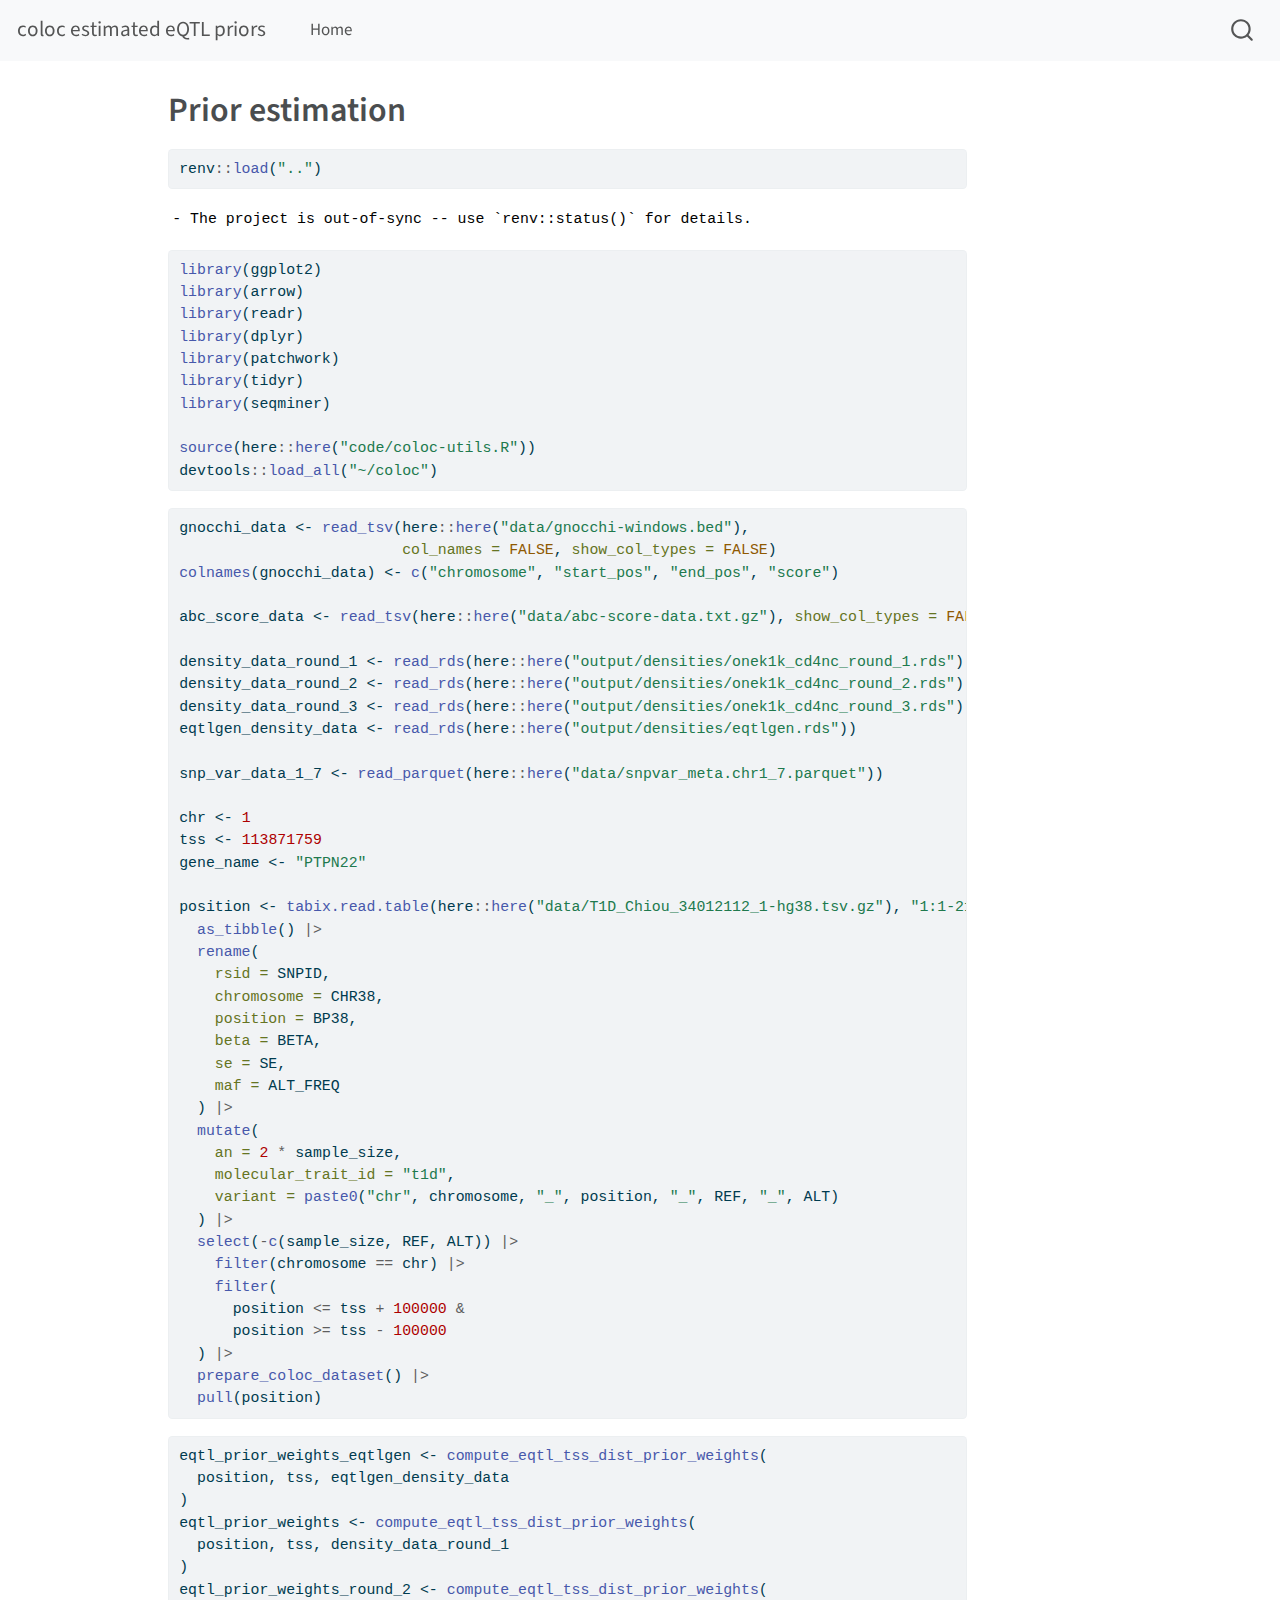
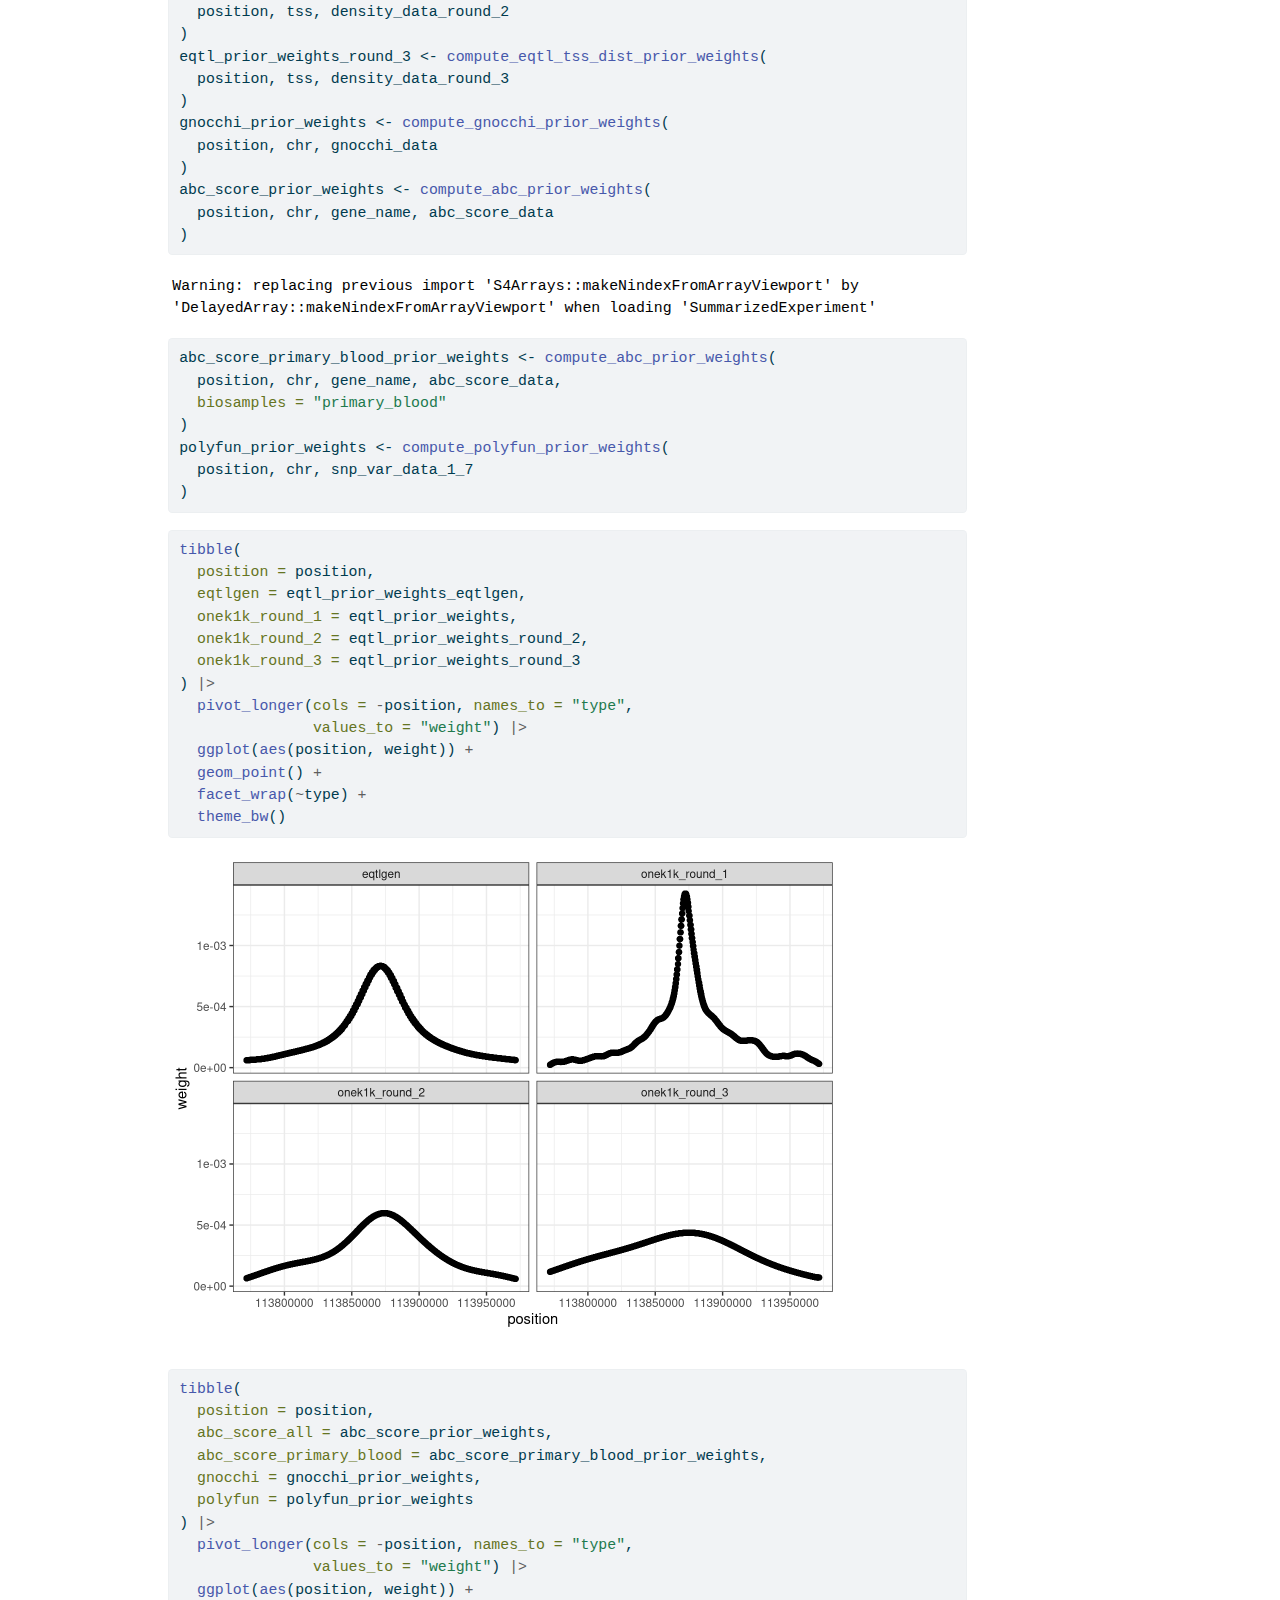
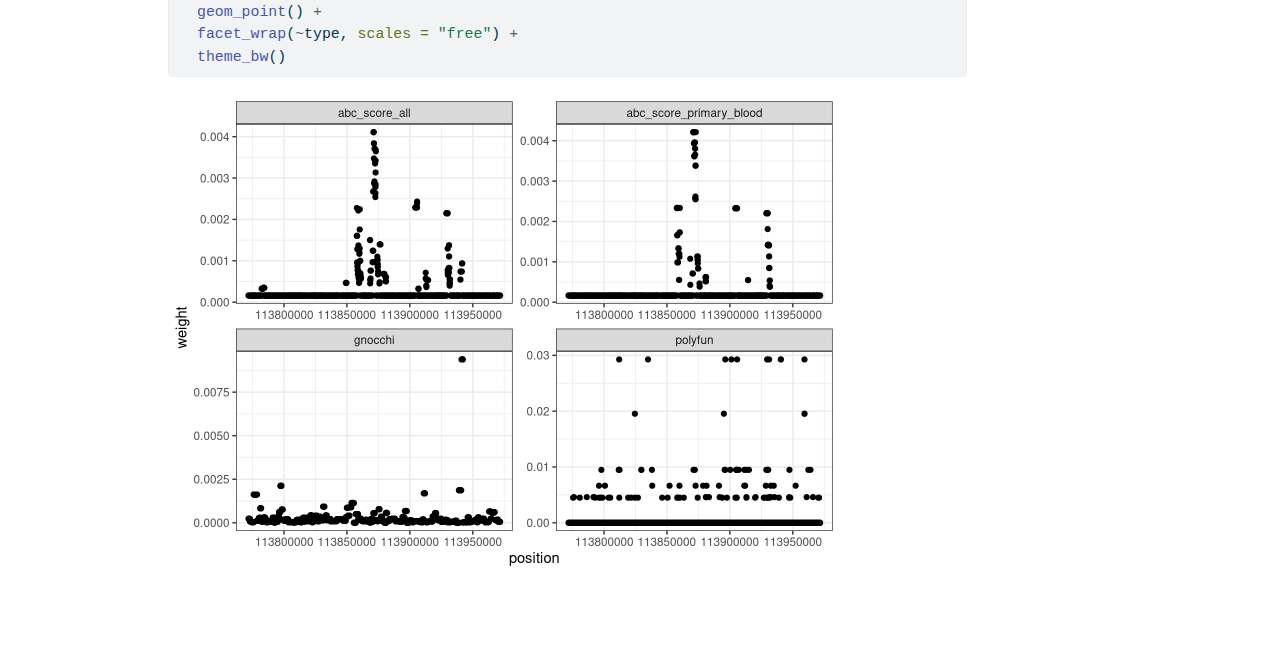
<file: prior-visualisation.html>
<!DOCTYPE html>
<html xmlns="http://www.w3.org/1999/xhtml" lang="en" xml:lang="en"><head>

<meta charset="utf-8">
<meta name="generator" content="quarto-1.3.433">

<meta name="viewport" content="width=device-width, initial-scale=1.0, user-scalable=yes">


<title>coloc estimated eQTL priors - Prior estimation</title>
<style>
code{white-space: pre-wrap;}
span.smallcaps{font-variant: small-caps;}
div.columns{display: flex; gap: min(4vw, 1.5em);}
div.column{flex: auto; overflow-x: auto;}
div.hanging-indent{margin-left: 1.5em; text-indent: -1.5em;}
ul.task-list{list-style: none;}
ul.task-list li input[type="checkbox"] {
  width: 0.8em;
  margin: 0 0.8em 0.2em -1em; /* quarto-specific, see https://github.com/quarto-dev/quarto-cli/issues/4556 */ 
  vertical-align: middle;
}
/* CSS for syntax highlighting */
pre > code.sourceCode { white-space: pre; position: relative; }
pre > code.sourceCode > span { display: inline-block; line-height: 1.25; }
pre > code.sourceCode > span:empty { height: 1.2em; }
.sourceCode { overflow: visible; }
code.sourceCode > span { color: inherit; text-decoration: inherit; }
div.sourceCode { margin: 1em 0; }
pre.sourceCode { margin: 0; }
@media screen {
div.sourceCode { overflow: auto; }
}
@media print {
pre > code.sourceCode { white-space: pre-wrap; }
pre > code.sourceCode > span { text-indent: -5em; padding-left: 5em; }
}
pre.numberSource code
  { counter-reset: source-line 0; }
pre.numberSource code > span
  { position: relative; left: -4em; counter-increment: source-line; }
pre.numberSource code > span > a:first-child::before
  { content: counter(source-line);
    position: relative; left: -1em; text-align: right; vertical-align: baseline;
    border: none; display: inline-block;
    -webkit-touch-callout: none; -webkit-user-select: none;
    -khtml-user-select: none; -moz-user-select: none;
    -ms-user-select: none; user-select: none;
    padding: 0 4px; width: 4em;
  }
pre.numberSource { margin-left: 3em;  padding-left: 4px; }
div.sourceCode
  {   }
@media screen {
pre > code.sourceCode > span > a:first-child::before { text-decoration: underline; }
}
</style>


<script src="site_libs/quarto-nav/quarto-nav.js"></script>
<script src="site_libs/quarto-nav/headroom.min.js"></script>
<script src="site_libs/clipboard/clipboard.min.js"></script>
<script src="site_libs/quarto-search/autocomplete.umd.js"></script>
<script src="site_libs/quarto-search/fuse.min.js"></script>
<script src="site_libs/quarto-search/quarto-search.js"></script>
<meta name="quarto:offset" content="./">
<script src="site_libs/quarto-html/quarto.js"></script>
<script src="site_libs/quarto-html/popper.min.js"></script>
<script src="site_libs/quarto-html/tippy.umd.min.js"></script>
<script src="site_libs/quarto-html/anchor.min.js"></script>
<link href="site_libs/quarto-html/tippy.css" rel="stylesheet">
<link href="site_libs/quarto-html/quarto-syntax-highlighting.css" rel="stylesheet" id="quarto-text-highlighting-styles">
<script src="site_libs/bootstrap/bootstrap.min.js"></script>
<link href="site_libs/bootstrap/bootstrap-icons.css" rel="stylesheet">
<link href="site_libs/bootstrap/bootstrap.min.css" rel="stylesheet" id="quarto-bootstrap" data-mode="light">
<script id="quarto-search-options" type="application/json">{
  "location": "navbar",
  "copy-button": false,
  "collapse-after": 3,
  "panel-placement": "end",
  "type": "overlay",
  "limit": 20,
  "language": {
    "search-no-results-text": "No results",
    "search-matching-documents-text": "matching documents",
    "search-copy-link-title": "Copy link to search",
    "search-hide-matches-text": "Hide additional matches",
    "search-more-match-text": "more match in this document",
    "search-more-matches-text": "more matches in this document",
    "search-clear-button-title": "Clear",
    "search-detached-cancel-button-title": "Cancel",
    "search-submit-button-title": "Submit",
    "search-label": "Search"
  }
}</script>


</head>

<body class="nav-fixed">

<div id="quarto-search-results"></div>
  <header id="quarto-header" class="headroom fixed-top">
    <nav class="navbar navbar-expand-lg navbar-dark ">
      <div class="navbar-container container-fluid">
      <div class="navbar-brand-container">
    <a class="navbar-brand" href="./index.html">
    <span class="navbar-title">coloc estimated eQTL priors</span>
    </a>
  </div>
            <div id="quarto-search" class="" title="Search"></div>
          <button class="navbar-toggler" type="button" data-bs-toggle="collapse" data-bs-target="#navbarCollapse" aria-controls="navbarCollapse" aria-expanded="false" aria-label="Toggle navigation" onclick="if (window.quartoToggleHeadroom) { window.quartoToggleHeadroom(); }">
  <span class="navbar-toggler-icon"></span>
</button>
          <div class="collapse navbar-collapse" id="navbarCollapse">
            <ul class="navbar-nav navbar-nav-scroll me-auto">
  <li class="nav-item">
    <a class="nav-link" href="./index.html" rel="" target="">
 <span class="menu-text">Home</span></a>
  </li>  
</ul>
            <div class="quarto-navbar-tools ms-auto">
</div>
          </div> <!-- /navcollapse -->
      </div> <!-- /container-fluid -->
    </nav>
</header>
<!-- content -->
<div id="quarto-content" class="quarto-container page-columns page-rows-contents page-layout-article page-navbar">
<!-- sidebar -->
<!-- margin-sidebar -->
    <div id="quarto-margin-sidebar" class="sidebar margin-sidebar">
        
    </div>
<!-- main -->
<main class="content" id="quarto-document-content">

<header id="title-block-header" class="quarto-title-block default">
<div class="quarto-title">
<h1 class="title">Prior estimation</h1>
</div>



<div class="quarto-title-meta">

    
  
    
  </div>
  

</header>

<div class="cell">
<div class="sourceCode cell-code" id="cb1"><pre class="sourceCode r code-with-copy"><code class="sourceCode r"><span id="cb1-1"><a href="#cb1-1" aria-hidden="true" tabindex="-1"></a>renv<span class="sc">::</span><span class="fu">load</span>(<span class="st">".."</span>)</span></code><button title="Copy to Clipboard" class="code-copy-button"><i class="bi"></i></button></pre></div>
<div class="cell-output cell-output-stdout">
<pre><code>- The project is out-of-sync -- use `renv::status()` for details.</code></pre>
</div>
<div class="sourceCode cell-code" id="cb3"><pre class="sourceCode r code-with-copy"><code class="sourceCode r"><span id="cb3-1"><a href="#cb3-1" aria-hidden="true" tabindex="-1"></a><span class="fu">library</span>(ggplot2)</span>
<span id="cb3-2"><a href="#cb3-2" aria-hidden="true" tabindex="-1"></a><span class="fu">library</span>(arrow)</span>
<span id="cb3-3"><a href="#cb3-3" aria-hidden="true" tabindex="-1"></a><span class="fu">library</span>(readr)</span>
<span id="cb3-4"><a href="#cb3-4" aria-hidden="true" tabindex="-1"></a><span class="fu">library</span>(dplyr)</span>
<span id="cb3-5"><a href="#cb3-5" aria-hidden="true" tabindex="-1"></a><span class="fu">library</span>(patchwork)</span>
<span id="cb3-6"><a href="#cb3-6" aria-hidden="true" tabindex="-1"></a><span class="fu">library</span>(tidyr)</span>
<span id="cb3-7"><a href="#cb3-7" aria-hidden="true" tabindex="-1"></a><span class="fu">library</span>(seqminer)</span>
<span id="cb3-8"><a href="#cb3-8" aria-hidden="true" tabindex="-1"></a></span>
<span id="cb3-9"><a href="#cb3-9" aria-hidden="true" tabindex="-1"></a><span class="fu">source</span>(here<span class="sc">::</span><span class="fu">here</span>(<span class="st">"code/coloc-utils.R"</span>))</span>
<span id="cb3-10"><a href="#cb3-10" aria-hidden="true" tabindex="-1"></a>devtools<span class="sc">::</span><span class="fu">load_all</span>(<span class="st">"~/coloc"</span>)</span></code><button title="Copy to Clipboard" class="code-copy-button"><i class="bi"></i></button></pre></div>
</div>
<div class="cell">
<div class="sourceCode cell-code" id="cb4"><pre class="sourceCode r code-with-copy"><code class="sourceCode r"><span id="cb4-1"><a href="#cb4-1" aria-hidden="true" tabindex="-1"></a>gnocchi_data <span class="ot">&lt;-</span> <span class="fu">read_tsv</span>(here<span class="sc">::</span><span class="fu">here</span>(<span class="st">"data/gnocchi-windows.bed"</span>),</span>
<span id="cb4-2"><a href="#cb4-2" aria-hidden="true" tabindex="-1"></a>                         <span class="at">col_names =</span> <span class="cn">FALSE</span>, <span class="at">show_col_types =</span> <span class="cn">FALSE</span>)</span>
<span id="cb4-3"><a href="#cb4-3" aria-hidden="true" tabindex="-1"></a><span class="fu">colnames</span>(gnocchi_data) <span class="ot">&lt;-</span> <span class="fu">c</span>(<span class="st">"chromosome"</span>, <span class="st">"start_pos"</span>, <span class="st">"end_pos"</span>, <span class="st">"score"</span>)</span>
<span id="cb4-4"><a href="#cb4-4" aria-hidden="true" tabindex="-1"></a></span>
<span id="cb4-5"><a href="#cb4-5" aria-hidden="true" tabindex="-1"></a>abc_score_data <span class="ot">&lt;-</span> <span class="fu">read_tsv</span>(here<span class="sc">::</span><span class="fu">here</span>(<span class="st">"data/abc-score-data.txt.gz"</span>), <span class="at">show_col_types =</span> <span class="cn">FALSE</span>)</span>
<span id="cb4-6"><a href="#cb4-6" aria-hidden="true" tabindex="-1"></a></span>
<span id="cb4-7"><a href="#cb4-7" aria-hidden="true" tabindex="-1"></a>density_data_round_1 <span class="ot">&lt;-</span> <span class="fu">read_rds</span>(here<span class="sc">::</span><span class="fu">here</span>(<span class="st">"output/densities/onek1k_cd4nc_round_1.rds"</span>))</span>
<span id="cb4-8"><a href="#cb4-8" aria-hidden="true" tabindex="-1"></a>density_data_round_2 <span class="ot">&lt;-</span> <span class="fu">read_rds</span>(here<span class="sc">::</span><span class="fu">here</span>(<span class="st">"output/densities/onek1k_cd4nc_round_2.rds"</span>))</span>
<span id="cb4-9"><a href="#cb4-9" aria-hidden="true" tabindex="-1"></a>density_data_round_3 <span class="ot">&lt;-</span> <span class="fu">read_rds</span>(here<span class="sc">::</span><span class="fu">here</span>(<span class="st">"output/densities/onek1k_cd4nc_round_3.rds"</span>))</span>
<span id="cb4-10"><a href="#cb4-10" aria-hidden="true" tabindex="-1"></a>eqtlgen_density_data <span class="ot">&lt;-</span> <span class="fu">read_rds</span>(here<span class="sc">::</span><span class="fu">here</span>(<span class="st">"output/densities/eqtlgen.rds"</span>))</span>
<span id="cb4-11"><a href="#cb4-11" aria-hidden="true" tabindex="-1"></a></span>
<span id="cb4-12"><a href="#cb4-12" aria-hidden="true" tabindex="-1"></a>snp_var_data_1_7 <span class="ot">&lt;-</span> <span class="fu">read_parquet</span>(here<span class="sc">::</span><span class="fu">here</span>(<span class="st">"data/snpvar_meta.chr1_7.parquet"</span>))</span>
<span id="cb4-13"><a href="#cb4-13" aria-hidden="true" tabindex="-1"></a></span>
<span id="cb4-14"><a href="#cb4-14" aria-hidden="true" tabindex="-1"></a>chr <span class="ot">&lt;-</span> <span class="dv">1</span></span>
<span id="cb4-15"><a href="#cb4-15" aria-hidden="true" tabindex="-1"></a>tss <span class="ot">&lt;-</span> <span class="dv">113871759</span></span>
<span id="cb4-16"><a href="#cb4-16" aria-hidden="true" tabindex="-1"></a>gene_name <span class="ot">&lt;-</span> <span class="st">"PTPN22"</span></span>
<span id="cb4-17"><a href="#cb4-17" aria-hidden="true" tabindex="-1"></a></span>
<span id="cb4-18"><a href="#cb4-18" aria-hidden="true" tabindex="-1"></a>position <span class="ot">&lt;-</span> <span class="fu">tabix.read.table</span>(here<span class="sc">::</span><span class="fu">here</span>(<span class="st">"data/T1D_Chiou_34012112_1-hg38.tsv.gz"</span>), <span class="st">"1:1-2147483647"</span>) <span class="sc">|&gt;</span> </span>
<span id="cb4-19"><a href="#cb4-19" aria-hidden="true" tabindex="-1"></a>  <span class="fu">as_tibble</span>() <span class="sc">|&gt;</span></span>
<span id="cb4-20"><a href="#cb4-20" aria-hidden="true" tabindex="-1"></a>  <span class="fu">rename</span>(</span>
<span id="cb4-21"><a href="#cb4-21" aria-hidden="true" tabindex="-1"></a>    <span class="at">rsid =</span> SNPID,</span>
<span id="cb4-22"><a href="#cb4-22" aria-hidden="true" tabindex="-1"></a>    <span class="at">chromosome =</span> CHR38,</span>
<span id="cb4-23"><a href="#cb4-23" aria-hidden="true" tabindex="-1"></a>    <span class="at">position =</span> BP38,</span>
<span id="cb4-24"><a href="#cb4-24" aria-hidden="true" tabindex="-1"></a>    <span class="at">beta =</span> BETA,</span>
<span id="cb4-25"><a href="#cb4-25" aria-hidden="true" tabindex="-1"></a>    <span class="at">se =</span> SE,</span>
<span id="cb4-26"><a href="#cb4-26" aria-hidden="true" tabindex="-1"></a>    <span class="at">maf =</span> ALT_FREQ</span>
<span id="cb4-27"><a href="#cb4-27" aria-hidden="true" tabindex="-1"></a>  ) <span class="sc">|&gt;</span></span>
<span id="cb4-28"><a href="#cb4-28" aria-hidden="true" tabindex="-1"></a>  <span class="fu">mutate</span>(</span>
<span id="cb4-29"><a href="#cb4-29" aria-hidden="true" tabindex="-1"></a>    <span class="at">an =</span> <span class="dv">2</span> <span class="sc">*</span> sample_size,</span>
<span id="cb4-30"><a href="#cb4-30" aria-hidden="true" tabindex="-1"></a>    <span class="at">molecular_trait_id =</span> <span class="st">"t1d"</span>,</span>
<span id="cb4-31"><a href="#cb4-31" aria-hidden="true" tabindex="-1"></a>    <span class="at">variant =</span> <span class="fu">paste0</span>(<span class="st">"chr"</span>, chromosome, <span class="st">"_"</span>, position, <span class="st">"_"</span>, REF, <span class="st">"_"</span>, ALT)</span>
<span id="cb4-32"><a href="#cb4-32" aria-hidden="true" tabindex="-1"></a>  ) <span class="sc">|&gt;</span></span>
<span id="cb4-33"><a href="#cb4-33" aria-hidden="true" tabindex="-1"></a>  <span class="fu">select</span>(<span class="sc">-</span><span class="fu">c</span>(sample_size, REF, ALT)) <span class="sc">|&gt;</span></span>
<span id="cb4-34"><a href="#cb4-34" aria-hidden="true" tabindex="-1"></a>    <span class="fu">filter</span>(chromosome <span class="sc">==</span> chr) <span class="sc">|&gt;</span></span>
<span id="cb4-35"><a href="#cb4-35" aria-hidden="true" tabindex="-1"></a>    <span class="fu">filter</span>(</span>
<span id="cb4-36"><a href="#cb4-36" aria-hidden="true" tabindex="-1"></a>      position <span class="sc">&lt;=</span> tss <span class="sc">+</span> <span class="dv">100000</span> <span class="sc">&amp;</span></span>
<span id="cb4-37"><a href="#cb4-37" aria-hidden="true" tabindex="-1"></a>      position <span class="sc">&gt;=</span> tss <span class="sc">-</span> <span class="dv">100000</span></span>
<span id="cb4-38"><a href="#cb4-38" aria-hidden="true" tabindex="-1"></a>  ) <span class="sc">|&gt;</span></span>
<span id="cb4-39"><a href="#cb4-39" aria-hidden="true" tabindex="-1"></a>  <span class="fu">prepare_coloc_dataset</span>() <span class="sc">|&gt;</span></span>
<span id="cb4-40"><a href="#cb4-40" aria-hidden="true" tabindex="-1"></a>  <span class="fu">pull</span>(position)</span></code><button title="Copy to Clipboard" class="code-copy-button"><i class="bi"></i></button></pre></div>
</div>
<div class="cell">
<div class="sourceCode cell-code" id="cb5"><pre class="sourceCode r code-with-copy"><code class="sourceCode r"><span id="cb5-1"><a href="#cb5-1" aria-hidden="true" tabindex="-1"></a>eqtl_prior_weights_eqtlgen <span class="ot">&lt;-</span> <span class="fu">compute_eqtl_tss_dist_prior_weights</span>(</span>
<span id="cb5-2"><a href="#cb5-2" aria-hidden="true" tabindex="-1"></a>  position, tss, eqtlgen_density_data</span>
<span id="cb5-3"><a href="#cb5-3" aria-hidden="true" tabindex="-1"></a>)</span>
<span id="cb5-4"><a href="#cb5-4" aria-hidden="true" tabindex="-1"></a>eqtl_prior_weights <span class="ot">&lt;-</span> <span class="fu">compute_eqtl_tss_dist_prior_weights</span>(</span>
<span id="cb5-5"><a href="#cb5-5" aria-hidden="true" tabindex="-1"></a>  position, tss, density_data_round_1</span>
<span id="cb5-6"><a href="#cb5-6" aria-hidden="true" tabindex="-1"></a>)</span>
<span id="cb5-7"><a href="#cb5-7" aria-hidden="true" tabindex="-1"></a>eqtl_prior_weights_round_2 <span class="ot">&lt;-</span> <span class="fu">compute_eqtl_tss_dist_prior_weights</span>(</span>
<span id="cb5-8"><a href="#cb5-8" aria-hidden="true" tabindex="-1"></a>  position, tss, density_data_round_2</span>
<span id="cb5-9"><a href="#cb5-9" aria-hidden="true" tabindex="-1"></a>)</span>
<span id="cb5-10"><a href="#cb5-10" aria-hidden="true" tabindex="-1"></a>eqtl_prior_weights_round_3 <span class="ot">&lt;-</span> <span class="fu">compute_eqtl_tss_dist_prior_weights</span>(</span>
<span id="cb5-11"><a href="#cb5-11" aria-hidden="true" tabindex="-1"></a>  position, tss, density_data_round_3</span>
<span id="cb5-12"><a href="#cb5-12" aria-hidden="true" tabindex="-1"></a>)</span>
<span id="cb5-13"><a href="#cb5-13" aria-hidden="true" tabindex="-1"></a>gnocchi_prior_weights <span class="ot">&lt;-</span> <span class="fu">compute_gnocchi_prior_weights</span>(</span>
<span id="cb5-14"><a href="#cb5-14" aria-hidden="true" tabindex="-1"></a>  position, chr, gnocchi_data</span>
<span id="cb5-15"><a href="#cb5-15" aria-hidden="true" tabindex="-1"></a>)</span>
<span id="cb5-16"><a href="#cb5-16" aria-hidden="true" tabindex="-1"></a>abc_score_prior_weights <span class="ot">&lt;-</span> <span class="fu">compute_abc_prior_weights</span>(</span>
<span id="cb5-17"><a href="#cb5-17" aria-hidden="true" tabindex="-1"></a>  position, chr, gene_name, abc_score_data</span>
<span id="cb5-18"><a href="#cb5-18" aria-hidden="true" tabindex="-1"></a>)</span></code><button title="Copy to Clipboard" class="code-copy-button"><i class="bi"></i></button></pre></div>
<div class="cell-output cell-output-stderr">
<pre><code>Warning: replacing previous import 'S4Arrays::makeNindexFromArrayViewport' by
'DelayedArray::makeNindexFromArrayViewport' when loading 'SummarizedExperiment'</code></pre>
</div>
<div class="sourceCode cell-code" id="cb7"><pre class="sourceCode r code-with-copy"><code class="sourceCode r"><span id="cb7-1"><a href="#cb7-1" aria-hidden="true" tabindex="-1"></a>abc_score_primary_blood_prior_weights <span class="ot">&lt;-</span> <span class="fu">compute_abc_prior_weights</span>(</span>
<span id="cb7-2"><a href="#cb7-2" aria-hidden="true" tabindex="-1"></a>  position, chr, gene_name, abc_score_data,</span>
<span id="cb7-3"><a href="#cb7-3" aria-hidden="true" tabindex="-1"></a>  <span class="at">biosamples =</span> <span class="st">"primary_blood"</span></span>
<span id="cb7-4"><a href="#cb7-4" aria-hidden="true" tabindex="-1"></a>)</span>
<span id="cb7-5"><a href="#cb7-5" aria-hidden="true" tabindex="-1"></a>polyfun_prior_weights <span class="ot">&lt;-</span> <span class="fu">compute_polyfun_prior_weights</span>(</span>
<span id="cb7-6"><a href="#cb7-6" aria-hidden="true" tabindex="-1"></a>  position, chr, snp_var_data_1_7</span>
<span id="cb7-7"><a href="#cb7-7" aria-hidden="true" tabindex="-1"></a>)</span></code><button title="Copy to Clipboard" class="code-copy-button"><i class="bi"></i></button></pre></div>
</div>
<div class="cell">
<div class="sourceCode cell-code" id="cb8"><pre class="sourceCode r code-with-copy"><code class="sourceCode r"><span id="cb8-1"><a href="#cb8-1" aria-hidden="true" tabindex="-1"></a><span class="fu">tibble</span>(</span>
<span id="cb8-2"><a href="#cb8-2" aria-hidden="true" tabindex="-1"></a>  <span class="at">position =</span> position, </span>
<span id="cb8-3"><a href="#cb8-3" aria-hidden="true" tabindex="-1"></a>  <span class="at">eqtlgen =</span> eqtl_prior_weights_eqtlgen,</span>
<span id="cb8-4"><a href="#cb8-4" aria-hidden="true" tabindex="-1"></a>  <span class="at">onek1k_round_1 =</span> eqtl_prior_weights,</span>
<span id="cb8-5"><a href="#cb8-5" aria-hidden="true" tabindex="-1"></a>  <span class="at">onek1k_round_2 =</span> eqtl_prior_weights_round_2,</span>
<span id="cb8-6"><a href="#cb8-6" aria-hidden="true" tabindex="-1"></a>  <span class="at">onek1k_round_3 =</span> eqtl_prior_weights_round_3 </span>
<span id="cb8-7"><a href="#cb8-7" aria-hidden="true" tabindex="-1"></a>) <span class="sc">|&gt;</span></span>
<span id="cb8-8"><a href="#cb8-8" aria-hidden="true" tabindex="-1"></a>  <span class="fu">pivot_longer</span>(<span class="at">cols =</span> <span class="sc">-</span>position, <span class="at">names_to =</span> <span class="st">"type"</span>,</span>
<span id="cb8-9"><a href="#cb8-9" aria-hidden="true" tabindex="-1"></a>               <span class="at">values_to =</span> <span class="st">"weight"</span>) <span class="sc">|&gt;</span></span>
<span id="cb8-10"><a href="#cb8-10" aria-hidden="true" tabindex="-1"></a>  <span class="fu">ggplot</span>(<span class="fu">aes</span>(position, weight)) <span class="sc">+</span> </span>
<span id="cb8-11"><a href="#cb8-11" aria-hidden="true" tabindex="-1"></a>  <span class="fu">geom_point</span>() <span class="sc">+</span> </span>
<span id="cb8-12"><a href="#cb8-12" aria-hidden="true" tabindex="-1"></a>  <span class="fu">facet_wrap</span>(<span class="sc">~</span>type) <span class="sc">+</span> </span>
<span id="cb8-13"><a href="#cb8-13" aria-hidden="true" tabindex="-1"></a>  <span class="fu">theme_bw</span>()</span></code><button title="Copy to Clipboard" class="code-copy-button"><i class="bi"></i></button></pre></div>
<div class="cell-output-display">
<p><img src="prior-visualisation_files/figure-html/eqtl-plots-1.png" class="img-fluid" width="672"></p>
</div>
</div>
<div class="cell">
<div class="sourceCode cell-code" id="cb9"><pre class="sourceCode r code-with-copy"><code class="sourceCode r"><span id="cb9-1"><a href="#cb9-1" aria-hidden="true" tabindex="-1"></a><span class="fu">tibble</span>(</span>
<span id="cb9-2"><a href="#cb9-2" aria-hidden="true" tabindex="-1"></a>  <span class="at">position =</span> position, </span>
<span id="cb9-3"><a href="#cb9-3" aria-hidden="true" tabindex="-1"></a>  <span class="at">abc_score_all =</span> abc_score_prior_weights,</span>
<span id="cb9-4"><a href="#cb9-4" aria-hidden="true" tabindex="-1"></a>  <span class="at">abc_score_primary_blood =</span> abc_score_primary_blood_prior_weights,</span>
<span id="cb9-5"><a href="#cb9-5" aria-hidden="true" tabindex="-1"></a>  <span class="at">gnocchi =</span> gnocchi_prior_weights,</span>
<span id="cb9-6"><a href="#cb9-6" aria-hidden="true" tabindex="-1"></a>  <span class="at">polyfun =</span> polyfun_prior_weights</span>
<span id="cb9-7"><a href="#cb9-7" aria-hidden="true" tabindex="-1"></a>) <span class="sc">|&gt;</span></span>
<span id="cb9-8"><a href="#cb9-8" aria-hidden="true" tabindex="-1"></a>  <span class="fu">pivot_longer</span>(<span class="at">cols =</span> <span class="sc">-</span>position, <span class="at">names_to =</span> <span class="st">"type"</span>,</span>
<span id="cb9-9"><a href="#cb9-9" aria-hidden="true" tabindex="-1"></a>               <span class="at">values_to =</span> <span class="st">"weight"</span>) <span class="sc">|&gt;</span></span>
<span id="cb9-10"><a href="#cb9-10" aria-hidden="true" tabindex="-1"></a>  <span class="fu">ggplot</span>(<span class="fu">aes</span>(position, weight)) <span class="sc">+</span> </span>
<span id="cb9-11"><a href="#cb9-11" aria-hidden="true" tabindex="-1"></a>  <span class="fu">geom_point</span>() <span class="sc">+</span> </span>
<span id="cb9-12"><a href="#cb9-12" aria-hidden="true" tabindex="-1"></a>  <span class="fu">facet_wrap</span>(<span class="sc">~</span>type, <span class="at">scales =</span> <span class="st">"free"</span>) <span class="sc">+</span> </span>
<span id="cb9-13"><a href="#cb9-13" aria-hidden="true" tabindex="-1"></a>  <span class="fu">theme_bw</span>()</span></code><button title="Copy to Clipboard" class="code-copy-button"><i class="bi"></i></button></pre></div>
<div class="cell-output-display">
<p><img src="prior-visualisation_files/figure-html/score-plots-1.png" class="img-fluid" width="672"></p>
</div>
</div>



</main> <!-- /main -->
<script id="quarto-html-after-body" type="application/javascript">
window.document.addEventListener("DOMContentLoaded", function (event) {
  const toggleBodyColorMode = (bsSheetEl) => {
    const mode = bsSheetEl.getAttribute("data-mode");
    const bodyEl = window.document.querySelector("body");
    if (mode === "dark") {
      bodyEl.classList.add("quarto-dark");
      bodyEl.classList.remove("quarto-light");
    } else {
      bodyEl.classList.add("quarto-light");
      bodyEl.classList.remove("quarto-dark");
    }
  }
  const toggleBodyColorPrimary = () => {
    const bsSheetEl = window.document.querySelector("link#quarto-bootstrap");
    if (bsSheetEl) {
      toggleBodyColorMode(bsSheetEl);
    }
  }
  toggleBodyColorPrimary();  
  const icon = "";
  const anchorJS = new window.AnchorJS();
  anchorJS.options = {
    placement: 'right',
    icon: icon
  };
  anchorJS.add('.anchored');
  const isCodeAnnotation = (el) => {
    for (const clz of el.classList) {
      if (clz.startsWith('code-annotation-')) {                     
        return true;
      }
    }
    return false;
  }
  const clipboard = new window.ClipboardJS('.code-copy-button', {
    text: function(trigger) {
      const codeEl = trigger.previousElementSibling.cloneNode(true);
      for (const childEl of codeEl.children) {
        if (isCodeAnnotation(childEl)) {
          childEl.remove();
        }
      }
      return codeEl.innerText;
    }
  });
  clipboard.on('success', function(e) {
    // button target
    const button = e.trigger;
    // don't keep focus
    button.blur();
    // flash "checked"
    button.classList.add('code-copy-button-checked');
    var currentTitle = button.getAttribute("title");
    button.setAttribute("title", "Copied!");
    let tooltip;
    if (window.bootstrap) {
      button.setAttribute("data-bs-toggle", "tooltip");
      button.setAttribute("data-bs-placement", "left");
      button.setAttribute("data-bs-title", "Copied!");
      tooltip = new bootstrap.Tooltip(button, 
        { trigger: "manual", 
          customClass: "code-copy-button-tooltip",
          offset: [0, -8]});
      tooltip.show();    
    }
    setTimeout(function() {
      if (tooltip) {
        tooltip.hide();
        button.removeAttribute("data-bs-title");
        button.removeAttribute("data-bs-toggle");
        button.removeAttribute("data-bs-placement");
      }
      button.setAttribute("title", currentTitle);
      button.classList.remove('code-copy-button-checked');
    }, 1000);
    // clear code selection
    e.clearSelection();
  });
  function tippyHover(el, contentFn) {
    const config = {
      allowHTML: true,
      content: contentFn,
      maxWidth: 500,
      delay: 100,
      arrow: false,
      appendTo: function(el) {
          return el.parentElement;
      },
      interactive: true,
      interactiveBorder: 10,
      theme: 'quarto',
      placement: 'bottom-start'
    };
    window.tippy(el, config); 
  }
  const noterefs = window.document.querySelectorAll('a[role="doc-noteref"]');
  for (var i=0; i<noterefs.length; i++) {
    const ref = noterefs[i];
    tippyHover(ref, function() {
      // use id or data attribute instead here
      let href = ref.getAttribute('data-footnote-href') || ref.getAttribute('href');
      try { href = new URL(href).hash; } catch {}
      const id = href.replace(/^#\/?/, "");
      const note = window.document.getElementById(id);
      return note.innerHTML;
    });
  }
      let selectedAnnoteEl;
      const selectorForAnnotation = ( cell, annotation) => {
        let cellAttr = 'data-code-cell="' + cell + '"';
        let lineAttr = 'data-code-annotation="' +  annotation + '"';
        const selector = 'span[' + cellAttr + '][' + lineAttr + ']';
        return selector;
      }
      const selectCodeLines = (annoteEl) => {
        const doc = window.document;
        const targetCell = annoteEl.getAttribute("data-target-cell");
        const targetAnnotation = annoteEl.getAttribute("data-target-annotation");
        const annoteSpan = window.document.querySelector(selectorForAnnotation(targetCell, targetAnnotation));
        const lines = annoteSpan.getAttribute("data-code-lines").split(",");
        const lineIds = lines.map((line) => {
          return targetCell + "-" + line;
        })
        let top = null;
        let height = null;
        let parent = null;
        if (lineIds.length > 0) {
            //compute the position of the single el (top and bottom and make a div)
            const el = window.document.getElementById(lineIds[0]);
            top = el.offsetTop;
            height = el.offsetHeight;
            parent = el.parentElement.parentElement;
          if (lineIds.length > 1) {
            const lastEl = window.document.getElementById(lineIds[lineIds.length - 1]);
            const bottom = lastEl.offsetTop + lastEl.offsetHeight;
            height = bottom - top;
          }
          if (top !== null && height !== null && parent !== null) {
            // cook up a div (if necessary) and position it 
            let div = window.document.getElementById("code-annotation-line-highlight");
            if (div === null) {
              div = window.document.createElement("div");
              div.setAttribute("id", "code-annotation-line-highlight");
              div.style.position = 'absolute';
              parent.appendChild(div);
            }
            div.style.top = top - 2 + "px";
            div.style.height = height + 4 + "px";
            let gutterDiv = window.document.getElementById("code-annotation-line-highlight-gutter");
            if (gutterDiv === null) {
              gutterDiv = window.document.createElement("div");
              gutterDiv.setAttribute("id", "code-annotation-line-highlight-gutter");
              gutterDiv.style.position = 'absolute';
              const codeCell = window.document.getElementById(targetCell);
              const gutter = codeCell.querySelector('.code-annotation-gutter');
              gutter.appendChild(gutterDiv);
            }
            gutterDiv.style.top = top - 2 + "px";
            gutterDiv.style.height = height + 4 + "px";
          }
          selectedAnnoteEl = annoteEl;
        }
      };
      const unselectCodeLines = () => {
        const elementsIds = ["code-annotation-line-highlight", "code-annotation-line-highlight-gutter"];
        elementsIds.forEach((elId) => {
          const div = window.document.getElementById(elId);
          if (div) {
            div.remove();
          }
        });
        selectedAnnoteEl = undefined;
      };
      // Attach click handler to the DT
      const annoteDls = window.document.querySelectorAll('dt[data-target-cell]');
      for (const annoteDlNode of annoteDls) {
        annoteDlNode.addEventListener('click', (event) => {
          const clickedEl = event.target;
          if (clickedEl !== selectedAnnoteEl) {
            unselectCodeLines();
            const activeEl = window.document.querySelector('dt[data-target-cell].code-annotation-active');
            if (activeEl) {
              activeEl.classList.remove('code-annotation-active');
            }
            selectCodeLines(clickedEl);
            clickedEl.classList.add('code-annotation-active');
          } else {
            // Unselect the line
            unselectCodeLines();
            clickedEl.classList.remove('code-annotation-active');
          }
        });
      }
  const findCites = (el) => {
    const parentEl = el.parentElement;
    if (parentEl) {
      const cites = parentEl.dataset.cites;
      if (cites) {
        return {
          el,
          cites: cites.split(' ')
        };
      } else {
        return findCites(el.parentElement)
      }
    } else {
      return undefined;
    }
  };
  var bibliorefs = window.document.querySelectorAll('a[role="doc-biblioref"]');
  for (var i=0; i<bibliorefs.length; i++) {
    const ref = bibliorefs[i];
    const citeInfo = findCites(ref);
    if (citeInfo) {
      tippyHover(citeInfo.el, function() {
        var popup = window.document.createElement('div');
        citeInfo.cites.forEach(function(cite) {
          var citeDiv = window.document.createElement('div');
          citeDiv.classList.add('hanging-indent');
          citeDiv.classList.add('csl-entry');
          var biblioDiv = window.document.getElementById('ref-' + cite);
          if (biblioDiv) {
            citeDiv.innerHTML = biblioDiv.innerHTML;
          }
          popup.appendChild(citeDiv);
        });
        return popup.innerHTML;
      });
    }
  }
});
</script>
</div> <!-- /content -->



</body></html>
</file>
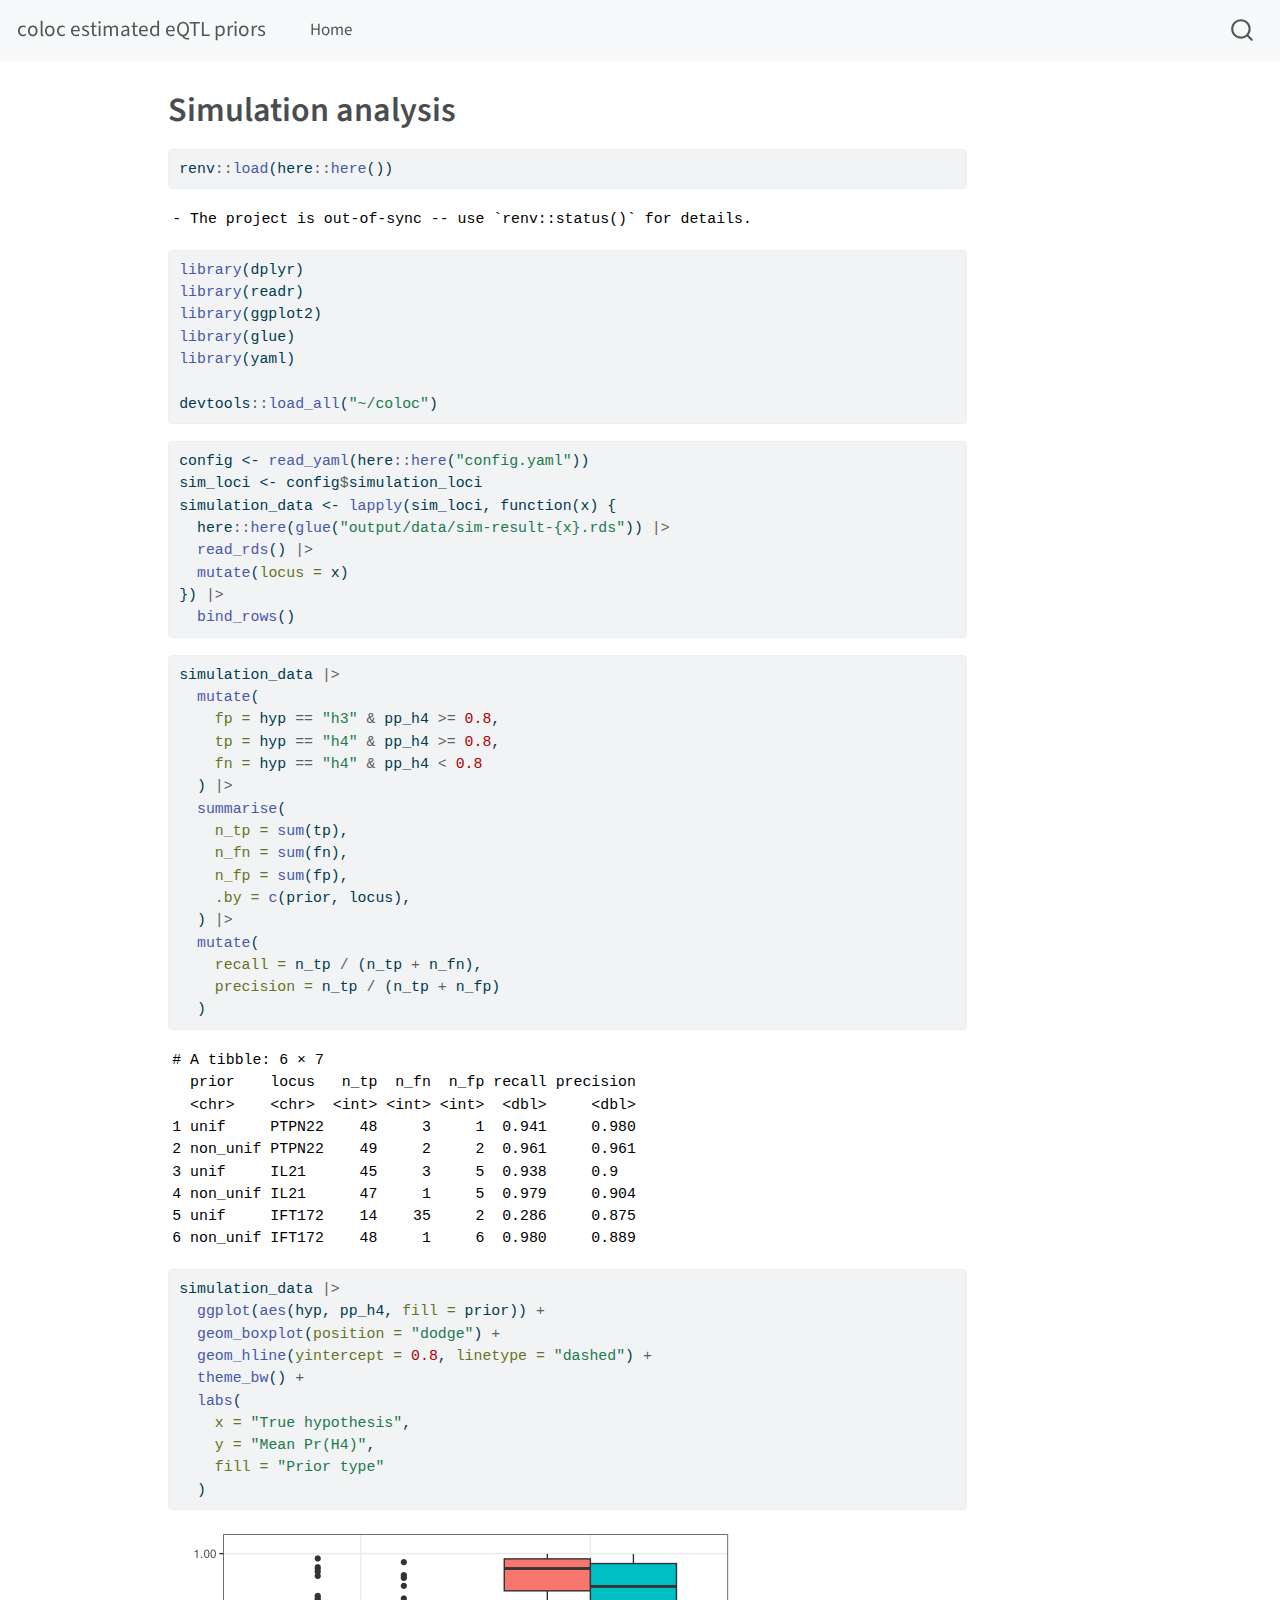
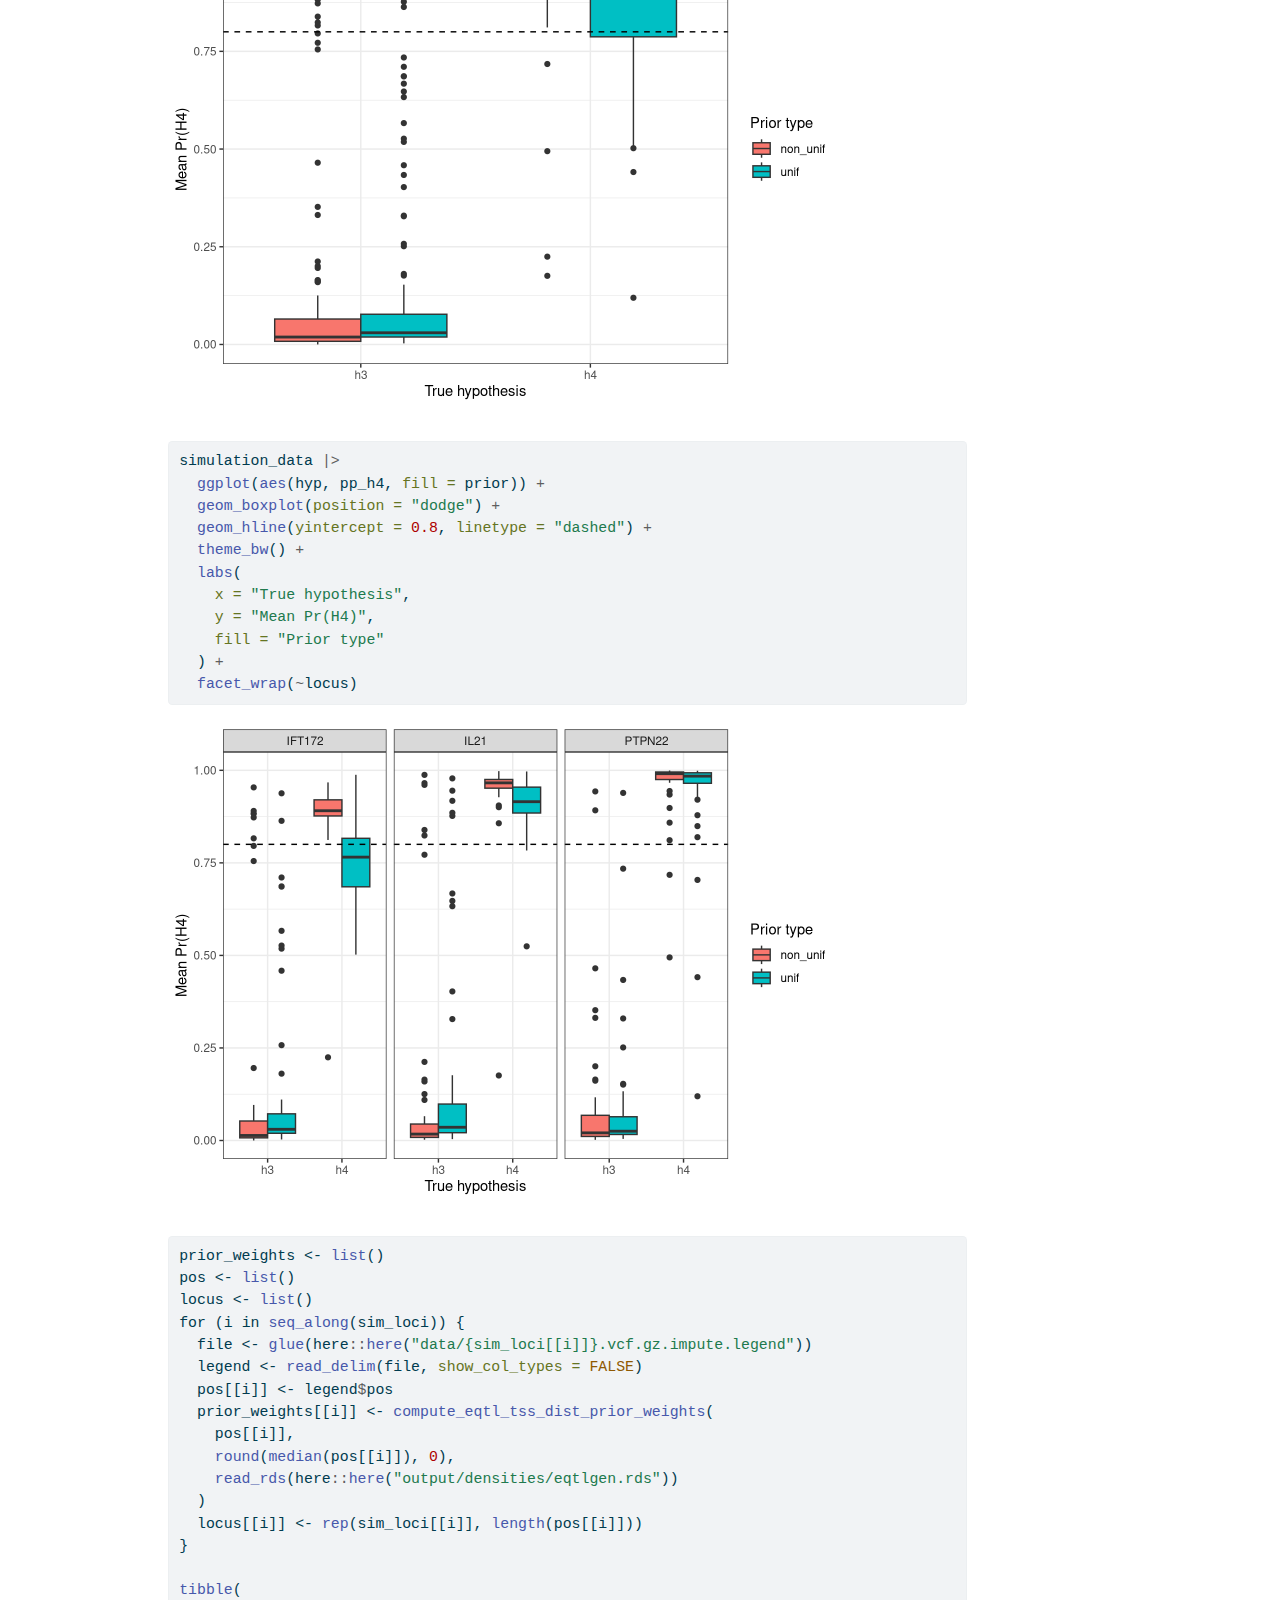
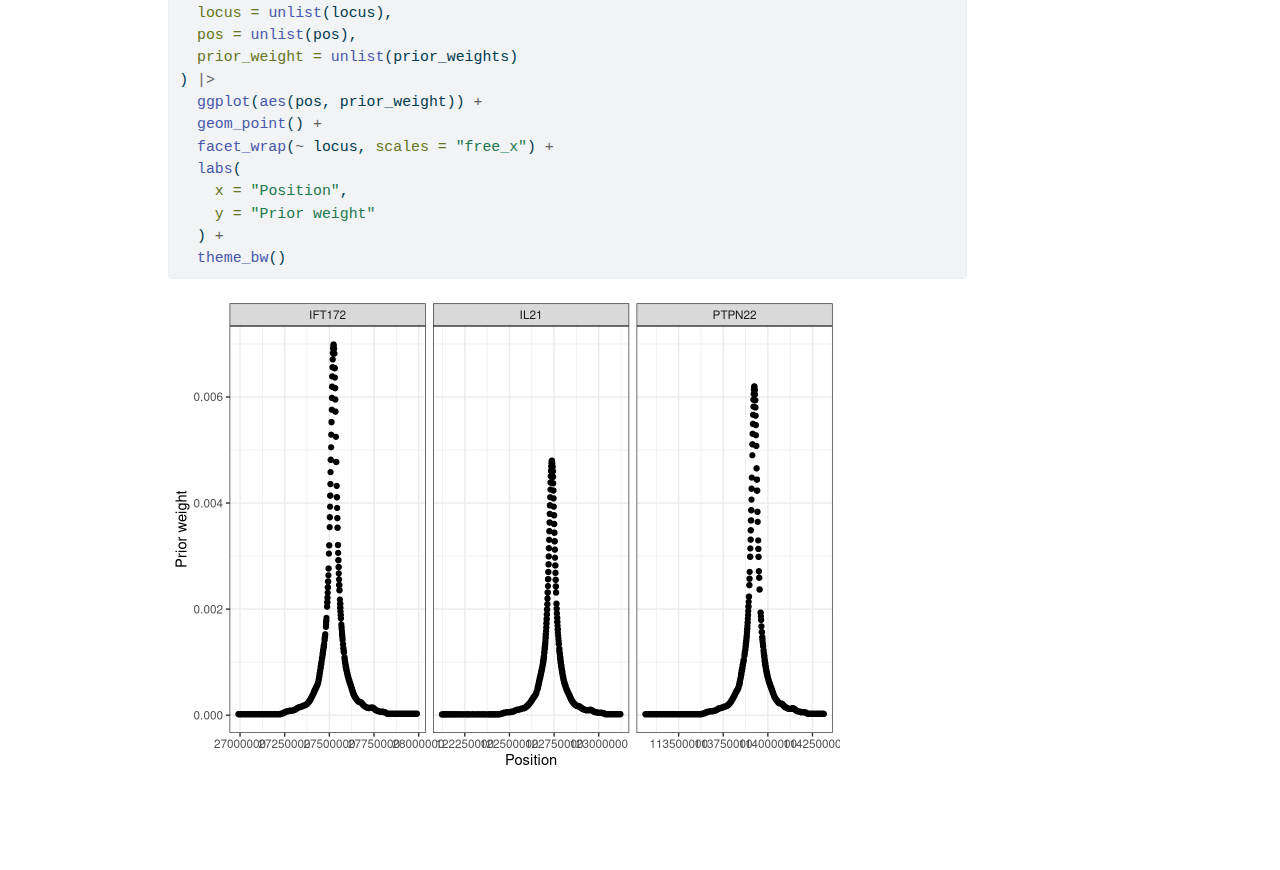
<file: simulation-analysis.html>
<!DOCTYPE html>
<html xmlns="http://www.w3.org/1999/xhtml" lang="en" xml:lang="en"><head>

<meta charset="utf-8">
<meta name="generator" content="quarto-1.3.433">

<meta name="viewport" content="width=device-width, initial-scale=1.0, user-scalable=yes">


<title>coloc estimated eQTL priors - Simulation analysis</title>
<style>
code{white-space: pre-wrap;}
span.smallcaps{font-variant: small-caps;}
div.columns{display: flex; gap: min(4vw, 1.5em);}
div.column{flex: auto; overflow-x: auto;}
div.hanging-indent{margin-left: 1.5em; text-indent: -1.5em;}
ul.task-list{list-style: none;}
ul.task-list li input[type="checkbox"] {
  width: 0.8em;
  margin: 0 0.8em 0.2em -1em; /* quarto-specific, see https://github.com/quarto-dev/quarto-cli/issues/4556 */ 
  vertical-align: middle;
}
/* CSS for syntax highlighting */
pre > code.sourceCode { white-space: pre; position: relative; }
pre > code.sourceCode > span { display: inline-block; line-height: 1.25; }
pre > code.sourceCode > span:empty { height: 1.2em; }
.sourceCode { overflow: visible; }
code.sourceCode > span { color: inherit; text-decoration: inherit; }
div.sourceCode { margin: 1em 0; }
pre.sourceCode { margin: 0; }
@media screen {
div.sourceCode { overflow: auto; }
}
@media print {
pre > code.sourceCode { white-space: pre-wrap; }
pre > code.sourceCode > span { text-indent: -5em; padding-left: 5em; }
}
pre.numberSource code
  { counter-reset: source-line 0; }
pre.numberSource code > span
  { position: relative; left: -4em; counter-increment: source-line; }
pre.numberSource code > span > a:first-child::before
  { content: counter(source-line);
    position: relative; left: -1em; text-align: right; vertical-align: baseline;
    border: none; display: inline-block;
    -webkit-touch-callout: none; -webkit-user-select: none;
    -khtml-user-select: none; -moz-user-select: none;
    -ms-user-select: none; user-select: none;
    padding: 0 4px; width: 4em;
  }
pre.numberSource { margin-left: 3em;  padding-left: 4px; }
div.sourceCode
  {   }
@media screen {
pre > code.sourceCode > span > a:first-child::before { text-decoration: underline; }
}
</style>


<script src="site_libs/quarto-nav/quarto-nav.js"></script>
<script src="site_libs/quarto-nav/headroom.min.js"></script>
<script src="site_libs/clipboard/clipboard.min.js"></script>
<script src="site_libs/quarto-search/autocomplete.umd.js"></script>
<script src="site_libs/quarto-search/fuse.min.js"></script>
<script src="site_libs/quarto-search/quarto-search.js"></script>
<meta name="quarto:offset" content="./">
<script src="site_libs/quarto-html/quarto.js"></script>
<script src="site_libs/quarto-html/popper.min.js"></script>
<script src="site_libs/quarto-html/tippy.umd.min.js"></script>
<script src="site_libs/quarto-html/anchor.min.js"></script>
<link href="site_libs/quarto-html/tippy.css" rel="stylesheet">
<link href="site_libs/quarto-html/quarto-syntax-highlighting.css" rel="stylesheet" id="quarto-text-highlighting-styles">
<script src="site_libs/bootstrap/bootstrap.min.js"></script>
<link href="site_libs/bootstrap/bootstrap-icons.css" rel="stylesheet">
<link href="site_libs/bootstrap/bootstrap.min.css" rel="stylesheet" id="quarto-bootstrap" data-mode="light">
<script id="quarto-search-options" type="application/json">{
  "location": "navbar",
  "copy-button": false,
  "collapse-after": 3,
  "panel-placement": "end",
  "type": "overlay",
  "limit": 20,
  "language": {
    "search-no-results-text": "No results",
    "search-matching-documents-text": "matching documents",
    "search-copy-link-title": "Copy link to search",
    "search-hide-matches-text": "Hide additional matches",
    "search-more-match-text": "more match in this document",
    "search-more-matches-text": "more matches in this document",
    "search-clear-button-title": "Clear",
    "search-detached-cancel-button-title": "Cancel",
    "search-submit-button-title": "Submit",
    "search-label": "Search"
  }
}</script>


</head>

<body class="nav-fixed">

<div id="quarto-search-results"></div>
  <header id="quarto-header" class="headroom fixed-top">
    <nav class="navbar navbar-expand-lg navbar-dark ">
      <div class="navbar-container container-fluid">
      <div class="navbar-brand-container">
    <a class="navbar-brand" href="./index.html">
    <span class="navbar-title">coloc estimated eQTL priors</span>
    </a>
  </div>
            <div id="quarto-search" class="" title="Search"></div>
          <button class="navbar-toggler" type="button" data-bs-toggle="collapse" data-bs-target="#navbarCollapse" aria-controls="navbarCollapse" aria-expanded="false" aria-label="Toggle navigation" onclick="if (window.quartoToggleHeadroom) { window.quartoToggleHeadroom(); }">
  <span class="navbar-toggler-icon"></span>
</button>
          <div class="collapse navbar-collapse" id="navbarCollapse">
            <ul class="navbar-nav navbar-nav-scroll me-auto">
  <li class="nav-item">
    <a class="nav-link" href="./index.html" rel="" target="">
 <span class="menu-text">Home</span></a>
  </li>  
</ul>
            <div class="quarto-navbar-tools ms-auto">
</div>
          </div> <!-- /navcollapse -->
      </div> <!-- /container-fluid -->
    </nav>
</header>
<!-- content -->
<div id="quarto-content" class="quarto-container page-columns page-rows-contents page-layout-article page-navbar">
<!-- sidebar -->
<!-- margin-sidebar -->
    <div id="quarto-margin-sidebar" class="sidebar margin-sidebar">
        
    </div>
<!-- main -->
<main class="content" id="quarto-document-content">

<header id="title-block-header" class="quarto-title-block default">
<div class="quarto-title">
<h1 class="title">Simulation analysis</h1>
</div>



<div class="quarto-title-meta">

    
  
    
  </div>
  

</header>

<div class="cell">
<div class="sourceCode cell-code" id="cb1"><pre class="sourceCode r code-with-copy"><code class="sourceCode r"><span id="cb1-1"><a href="#cb1-1" aria-hidden="true" tabindex="-1"></a>renv<span class="sc">::</span><span class="fu">load</span>(here<span class="sc">::</span><span class="fu">here</span>())</span></code><button title="Copy to Clipboard" class="code-copy-button"><i class="bi"></i></button></pre></div>
<div class="cell-output cell-output-stdout">
<pre><code>- The project is out-of-sync -- use `renv::status()` for details.</code></pre>
</div>
<div class="sourceCode cell-code" id="cb3"><pre class="sourceCode r code-with-copy"><code class="sourceCode r"><span id="cb3-1"><a href="#cb3-1" aria-hidden="true" tabindex="-1"></a><span class="fu">library</span>(dplyr)</span>
<span id="cb3-2"><a href="#cb3-2" aria-hidden="true" tabindex="-1"></a><span class="fu">library</span>(readr)</span>
<span id="cb3-3"><a href="#cb3-3" aria-hidden="true" tabindex="-1"></a><span class="fu">library</span>(ggplot2)</span>
<span id="cb3-4"><a href="#cb3-4" aria-hidden="true" tabindex="-1"></a><span class="fu">library</span>(glue)</span>
<span id="cb3-5"><a href="#cb3-5" aria-hidden="true" tabindex="-1"></a><span class="fu">library</span>(yaml)</span>
<span id="cb3-6"><a href="#cb3-6" aria-hidden="true" tabindex="-1"></a></span>
<span id="cb3-7"><a href="#cb3-7" aria-hidden="true" tabindex="-1"></a>devtools<span class="sc">::</span><span class="fu">load_all</span>(<span class="st">"~/coloc"</span>)</span></code><button title="Copy to Clipboard" class="code-copy-button"><i class="bi"></i></button></pre></div>
</div>
<div class="cell">
<div class="sourceCode cell-code" id="cb4"><pre class="sourceCode r code-with-copy"><code class="sourceCode r"><span id="cb4-1"><a href="#cb4-1" aria-hidden="true" tabindex="-1"></a>config <span class="ot">&lt;-</span> <span class="fu">read_yaml</span>(here<span class="sc">::</span><span class="fu">here</span>(<span class="st">"config.yaml"</span>))</span>
<span id="cb4-2"><a href="#cb4-2" aria-hidden="true" tabindex="-1"></a>sim_loci <span class="ot">&lt;-</span> config<span class="sc">$</span>simulation_loci</span>
<span id="cb4-3"><a href="#cb4-3" aria-hidden="true" tabindex="-1"></a>simulation_data <span class="ot">&lt;-</span> <span class="fu">lapply</span>(sim_loci, <span class="cf">function</span>(x) {</span>
<span id="cb4-4"><a href="#cb4-4" aria-hidden="true" tabindex="-1"></a>  here<span class="sc">::</span><span class="fu">here</span>(<span class="fu">glue</span>(<span class="st">"output/data/sim-result-{x}.rds"</span>)) <span class="sc">|&gt;</span></span>
<span id="cb4-5"><a href="#cb4-5" aria-hidden="true" tabindex="-1"></a>  <span class="fu">read_rds</span>() <span class="sc">|&gt;</span></span>
<span id="cb4-6"><a href="#cb4-6" aria-hidden="true" tabindex="-1"></a>  <span class="fu">mutate</span>(<span class="at">locus =</span> x)</span>
<span id="cb4-7"><a href="#cb4-7" aria-hidden="true" tabindex="-1"></a>}) <span class="sc">|&gt;</span></span>
<span id="cb4-8"><a href="#cb4-8" aria-hidden="true" tabindex="-1"></a>  <span class="fu">bind_rows</span>()</span></code><button title="Copy to Clipboard" class="code-copy-button"><i class="bi"></i></button></pre></div>
</div>
<div class="cell">
<div class="sourceCode cell-code" id="cb5"><pre class="sourceCode r code-with-copy"><code class="sourceCode r"><span id="cb5-1"><a href="#cb5-1" aria-hidden="true" tabindex="-1"></a>simulation_data <span class="sc">|&gt;</span></span>
<span id="cb5-2"><a href="#cb5-2" aria-hidden="true" tabindex="-1"></a>  <span class="fu">mutate</span>(</span>
<span id="cb5-3"><a href="#cb5-3" aria-hidden="true" tabindex="-1"></a>    <span class="at">fp =</span> hyp <span class="sc">==</span> <span class="st">"h3"</span> <span class="sc">&amp;</span> pp_h4 <span class="sc">&gt;=</span> <span class="fl">0.8</span>,</span>
<span id="cb5-4"><a href="#cb5-4" aria-hidden="true" tabindex="-1"></a>    <span class="at">tp =</span> hyp <span class="sc">==</span> <span class="st">"h4"</span> <span class="sc">&amp;</span> pp_h4 <span class="sc">&gt;=</span> <span class="fl">0.8</span>,</span>
<span id="cb5-5"><a href="#cb5-5" aria-hidden="true" tabindex="-1"></a>    <span class="at">fn =</span> hyp <span class="sc">==</span> <span class="st">"h4"</span> <span class="sc">&amp;</span> pp_h4 <span class="sc">&lt;</span> <span class="fl">0.8</span></span>
<span id="cb5-6"><a href="#cb5-6" aria-hidden="true" tabindex="-1"></a>  ) <span class="sc">|&gt;</span></span>
<span id="cb5-7"><a href="#cb5-7" aria-hidden="true" tabindex="-1"></a>  <span class="fu">summarise</span>(</span>
<span id="cb5-8"><a href="#cb5-8" aria-hidden="true" tabindex="-1"></a>    <span class="at">n_tp =</span> <span class="fu">sum</span>(tp),</span>
<span id="cb5-9"><a href="#cb5-9" aria-hidden="true" tabindex="-1"></a>    <span class="at">n_fn =</span> <span class="fu">sum</span>(fn), </span>
<span id="cb5-10"><a href="#cb5-10" aria-hidden="true" tabindex="-1"></a>    <span class="at">n_fp =</span> <span class="fu">sum</span>(fp),</span>
<span id="cb5-11"><a href="#cb5-11" aria-hidden="true" tabindex="-1"></a>    <span class="at">.by =</span> <span class="fu">c</span>(prior, locus), </span>
<span id="cb5-12"><a href="#cb5-12" aria-hidden="true" tabindex="-1"></a>  ) <span class="sc">|&gt;</span></span>
<span id="cb5-13"><a href="#cb5-13" aria-hidden="true" tabindex="-1"></a>  <span class="fu">mutate</span>(</span>
<span id="cb5-14"><a href="#cb5-14" aria-hidden="true" tabindex="-1"></a>    <span class="at">recall =</span> n_tp <span class="sc">/</span> (n_tp <span class="sc">+</span> n_fn),</span>
<span id="cb5-15"><a href="#cb5-15" aria-hidden="true" tabindex="-1"></a>    <span class="at">precision =</span> n_tp <span class="sc">/</span> (n_tp <span class="sc">+</span> n_fp)</span>
<span id="cb5-16"><a href="#cb5-16" aria-hidden="true" tabindex="-1"></a>  )</span></code><button title="Copy to Clipboard" class="code-copy-button"><i class="bi"></i></button></pre></div>
<div class="cell-output cell-output-stdout">
<pre><code># A tibble: 6 × 7
  prior    locus   n_tp  n_fn  n_fp recall precision
  &lt;chr&gt;    &lt;chr&gt;  &lt;int&gt; &lt;int&gt; &lt;int&gt;  &lt;dbl&gt;     &lt;dbl&gt;
1 unif     PTPN22    48     3     1  0.941     0.980
2 non_unif PTPN22    49     2     2  0.961     0.961
3 unif     IL21      45     3     5  0.938     0.9  
4 non_unif IL21      47     1     5  0.979     0.904
5 unif     IFT172    14    35     2  0.286     0.875
6 non_unif IFT172    48     1     6  0.980     0.889</code></pre>
</div>
</div>
<div class="cell">
<div class="sourceCode cell-code" id="cb7"><pre class="sourceCode r code-with-copy"><code class="sourceCode r"><span id="cb7-1"><a href="#cb7-1" aria-hidden="true" tabindex="-1"></a>simulation_data <span class="sc">|&gt;</span></span>
<span id="cb7-2"><a href="#cb7-2" aria-hidden="true" tabindex="-1"></a>  <span class="fu">ggplot</span>(<span class="fu">aes</span>(hyp, pp_h4, <span class="at">fill =</span> prior)) <span class="sc">+</span> </span>
<span id="cb7-3"><a href="#cb7-3" aria-hidden="true" tabindex="-1"></a>  <span class="fu">geom_boxplot</span>(<span class="at">position =</span> <span class="st">"dodge"</span>) <span class="sc">+</span> </span>
<span id="cb7-4"><a href="#cb7-4" aria-hidden="true" tabindex="-1"></a>  <span class="fu">geom_hline</span>(<span class="at">yintercept =</span> <span class="fl">0.8</span>, <span class="at">linetype =</span> <span class="st">"dashed"</span>) <span class="sc">+</span></span>
<span id="cb7-5"><a href="#cb7-5" aria-hidden="true" tabindex="-1"></a>  <span class="fu">theme_bw</span>() <span class="sc">+</span> </span>
<span id="cb7-6"><a href="#cb7-6" aria-hidden="true" tabindex="-1"></a>  <span class="fu">labs</span>(</span>
<span id="cb7-7"><a href="#cb7-7" aria-hidden="true" tabindex="-1"></a>    <span class="at">x =</span> <span class="st">"True hypothesis"</span>, </span>
<span id="cb7-8"><a href="#cb7-8" aria-hidden="true" tabindex="-1"></a>    <span class="at">y =</span> <span class="st">"Mean Pr(H4)"</span>,</span>
<span id="cb7-9"><a href="#cb7-9" aria-hidden="true" tabindex="-1"></a>    <span class="at">fill =</span> <span class="st">"Prior type"</span></span>
<span id="cb7-10"><a href="#cb7-10" aria-hidden="true" tabindex="-1"></a>  )</span></code><button title="Copy to Clipboard" class="code-copy-button"><i class="bi"></i></button></pre></div>
<div class="cell-output-display">
<p><img src="simulation-analysis_files/figure-html/unnamed-chunk-3-1.png" class="img-fluid" width="672"></p>
</div>
</div>
<div class="cell">
<div class="sourceCode cell-code" id="cb8"><pre class="sourceCode r code-with-copy"><code class="sourceCode r"><span id="cb8-1"><a href="#cb8-1" aria-hidden="true" tabindex="-1"></a>simulation_data <span class="sc">|&gt;</span></span>
<span id="cb8-2"><a href="#cb8-2" aria-hidden="true" tabindex="-1"></a>  <span class="fu">ggplot</span>(<span class="fu">aes</span>(hyp, pp_h4, <span class="at">fill =</span> prior)) <span class="sc">+</span></span>
<span id="cb8-3"><a href="#cb8-3" aria-hidden="true" tabindex="-1"></a>  <span class="fu">geom_boxplot</span>(<span class="at">position =</span> <span class="st">"dodge"</span>) <span class="sc">+</span></span>
<span id="cb8-4"><a href="#cb8-4" aria-hidden="true" tabindex="-1"></a>  <span class="fu">geom_hline</span>(<span class="at">yintercept =</span> <span class="fl">0.8</span>, <span class="at">linetype =</span> <span class="st">"dashed"</span>) <span class="sc">+</span></span>
<span id="cb8-5"><a href="#cb8-5" aria-hidden="true" tabindex="-1"></a>  <span class="fu">theme_bw</span>() <span class="sc">+</span></span>
<span id="cb8-6"><a href="#cb8-6" aria-hidden="true" tabindex="-1"></a>  <span class="fu">labs</span>(</span>
<span id="cb8-7"><a href="#cb8-7" aria-hidden="true" tabindex="-1"></a>    <span class="at">x =</span> <span class="st">"True hypothesis"</span>,</span>
<span id="cb8-8"><a href="#cb8-8" aria-hidden="true" tabindex="-1"></a>    <span class="at">y =</span> <span class="st">"Mean Pr(H4)"</span>,</span>
<span id="cb8-9"><a href="#cb8-9" aria-hidden="true" tabindex="-1"></a>    <span class="at">fill =</span> <span class="st">"Prior type"</span></span>
<span id="cb8-10"><a href="#cb8-10" aria-hidden="true" tabindex="-1"></a>  ) <span class="sc">+</span></span>
<span id="cb8-11"><a href="#cb8-11" aria-hidden="true" tabindex="-1"></a>  <span class="fu">facet_wrap</span>(<span class="sc">~</span>locus)</span></code><button title="Copy to Clipboard" class="code-copy-button"><i class="bi"></i></button></pre></div>
<div class="cell-output-display">
<p><img src="simulation-analysis_files/figure-html/unnamed-chunk-4-1.png" class="img-fluid" width="672"></p>
</div>
</div>
<div class="cell">
<div class="sourceCode cell-code" id="cb9"><pre class="sourceCode r code-with-copy"><code class="sourceCode r"><span id="cb9-1"><a href="#cb9-1" aria-hidden="true" tabindex="-1"></a>prior_weights <span class="ot">&lt;-</span> <span class="fu">list</span>()</span>
<span id="cb9-2"><a href="#cb9-2" aria-hidden="true" tabindex="-1"></a>pos <span class="ot">&lt;-</span> <span class="fu">list</span>()</span>
<span id="cb9-3"><a href="#cb9-3" aria-hidden="true" tabindex="-1"></a>locus <span class="ot">&lt;-</span> <span class="fu">list</span>()</span>
<span id="cb9-4"><a href="#cb9-4" aria-hidden="true" tabindex="-1"></a><span class="cf">for</span> (i <span class="cf">in</span> <span class="fu">seq_along</span>(sim_loci)) {</span>
<span id="cb9-5"><a href="#cb9-5" aria-hidden="true" tabindex="-1"></a>  file <span class="ot">&lt;-</span> <span class="fu">glue</span>(here<span class="sc">::</span><span class="fu">here</span>(<span class="st">"data/{sim_loci[[i]]}.vcf.gz.impute.legend"</span>))</span>
<span id="cb9-6"><a href="#cb9-6" aria-hidden="true" tabindex="-1"></a>  legend <span class="ot">&lt;-</span> <span class="fu">read_delim</span>(file, <span class="at">show_col_types =</span> <span class="cn">FALSE</span>) </span>
<span id="cb9-7"><a href="#cb9-7" aria-hidden="true" tabindex="-1"></a>  pos[[i]] <span class="ot">&lt;-</span> legend<span class="sc">$</span>pos</span>
<span id="cb9-8"><a href="#cb9-8" aria-hidden="true" tabindex="-1"></a>  prior_weights[[i]] <span class="ot">&lt;-</span> <span class="fu">compute_eqtl_tss_dist_prior_weights</span>(</span>
<span id="cb9-9"><a href="#cb9-9" aria-hidden="true" tabindex="-1"></a>    pos[[i]],</span>
<span id="cb9-10"><a href="#cb9-10" aria-hidden="true" tabindex="-1"></a>    <span class="fu">round</span>(<span class="fu">median</span>(pos[[i]]), <span class="dv">0</span>),</span>
<span id="cb9-11"><a href="#cb9-11" aria-hidden="true" tabindex="-1"></a>    <span class="fu">read_rds</span>(here<span class="sc">::</span><span class="fu">here</span>(<span class="st">"output/densities/eqtlgen.rds"</span>))</span>
<span id="cb9-12"><a href="#cb9-12" aria-hidden="true" tabindex="-1"></a>  )</span>
<span id="cb9-13"><a href="#cb9-13" aria-hidden="true" tabindex="-1"></a>  locus[[i]] <span class="ot">&lt;-</span> <span class="fu">rep</span>(sim_loci[[i]], <span class="fu">length</span>(pos[[i]]))</span>
<span id="cb9-14"><a href="#cb9-14" aria-hidden="true" tabindex="-1"></a>}</span>
<span id="cb9-15"><a href="#cb9-15" aria-hidden="true" tabindex="-1"></a></span>
<span id="cb9-16"><a href="#cb9-16" aria-hidden="true" tabindex="-1"></a><span class="fu">tibble</span>(</span>
<span id="cb9-17"><a href="#cb9-17" aria-hidden="true" tabindex="-1"></a>  <span class="at">locus =</span> <span class="fu">unlist</span>(locus),</span>
<span id="cb9-18"><a href="#cb9-18" aria-hidden="true" tabindex="-1"></a>  <span class="at">pos =</span> <span class="fu">unlist</span>(pos),</span>
<span id="cb9-19"><a href="#cb9-19" aria-hidden="true" tabindex="-1"></a>  <span class="at">prior_weight =</span> <span class="fu">unlist</span>(prior_weights)</span>
<span id="cb9-20"><a href="#cb9-20" aria-hidden="true" tabindex="-1"></a>) <span class="sc">|&gt;</span> </span>
<span id="cb9-21"><a href="#cb9-21" aria-hidden="true" tabindex="-1"></a>  <span class="fu">ggplot</span>(<span class="fu">aes</span>(pos, prior_weight)) <span class="sc">+</span> </span>
<span id="cb9-22"><a href="#cb9-22" aria-hidden="true" tabindex="-1"></a>  <span class="fu">geom_point</span>() <span class="sc">+</span> </span>
<span id="cb9-23"><a href="#cb9-23" aria-hidden="true" tabindex="-1"></a>  <span class="fu">facet_wrap</span>(<span class="sc">~</span> locus, <span class="at">scales =</span> <span class="st">"free_x"</span>) <span class="sc">+</span> </span>
<span id="cb9-24"><a href="#cb9-24" aria-hidden="true" tabindex="-1"></a>  <span class="fu">labs</span>(</span>
<span id="cb9-25"><a href="#cb9-25" aria-hidden="true" tabindex="-1"></a>    <span class="at">x =</span> <span class="st">"Position"</span>,</span>
<span id="cb9-26"><a href="#cb9-26" aria-hidden="true" tabindex="-1"></a>    <span class="at">y =</span> <span class="st">"Prior weight"</span></span>
<span id="cb9-27"><a href="#cb9-27" aria-hidden="true" tabindex="-1"></a>  ) <span class="sc">+</span> </span>
<span id="cb9-28"><a href="#cb9-28" aria-hidden="true" tabindex="-1"></a>  <span class="fu">theme_bw</span>() </span></code><button title="Copy to Clipboard" class="code-copy-button"><i class="bi"></i></button></pre></div>
<div class="cell-output-display">
<p><img src="simulation-analysis_files/figure-html/unnamed-chunk-5-1.png" class="img-fluid" width="672"></p>
</div>
</div>



</main> <!-- /main -->
<script id="quarto-html-after-body" type="application/javascript">
window.document.addEventListener("DOMContentLoaded", function (event) {
  const toggleBodyColorMode = (bsSheetEl) => {
    const mode = bsSheetEl.getAttribute("data-mode");
    const bodyEl = window.document.querySelector("body");
    if (mode === "dark") {
      bodyEl.classList.add("quarto-dark");
      bodyEl.classList.remove("quarto-light");
    } else {
      bodyEl.classList.add("quarto-light");
      bodyEl.classList.remove("quarto-dark");
    }
  }
  const toggleBodyColorPrimary = () => {
    const bsSheetEl = window.document.querySelector("link#quarto-bootstrap");
    if (bsSheetEl) {
      toggleBodyColorMode(bsSheetEl);
    }
  }
  toggleBodyColorPrimary();  
  const icon = "";
  const anchorJS = new window.AnchorJS();
  anchorJS.options = {
    placement: 'right',
    icon: icon
  };
  anchorJS.add('.anchored');
  const isCodeAnnotation = (el) => {
    for (const clz of el.classList) {
      if (clz.startsWith('code-annotation-')) {                     
        return true;
      }
    }
    return false;
  }
  const clipboard = new window.ClipboardJS('.code-copy-button', {
    text: function(trigger) {
      const codeEl = trigger.previousElementSibling.cloneNode(true);
      for (const childEl of codeEl.children) {
        if (isCodeAnnotation(childEl)) {
          childEl.remove();
        }
      }
      return codeEl.innerText;
    }
  });
  clipboard.on('success', function(e) {
    // button target
    const button = e.trigger;
    // don't keep focus
    button.blur();
    // flash "checked"
    button.classList.add('code-copy-button-checked');
    var currentTitle = button.getAttribute("title");
    button.setAttribute("title", "Copied!");
    let tooltip;
    if (window.bootstrap) {
      button.setAttribute("data-bs-toggle", "tooltip");
      button.setAttribute("data-bs-placement", "left");
      button.setAttribute("data-bs-title", "Copied!");
      tooltip = new bootstrap.Tooltip(button, 
        { trigger: "manual", 
          customClass: "code-copy-button-tooltip",
          offset: [0, -8]});
      tooltip.show();    
    }
    setTimeout(function() {
      if (tooltip) {
        tooltip.hide();
        button.removeAttribute("data-bs-title");
        button.removeAttribute("data-bs-toggle");
        button.removeAttribute("data-bs-placement");
      }
      button.setAttribute("title", currentTitle);
      button.classList.remove('code-copy-button-checked');
    }, 1000);
    // clear code selection
    e.clearSelection();
  });
  function tippyHover(el, contentFn) {
    const config = {
      allowHTML: true,
      content: contentFn,
      maxWidth: 500,
      delay: 100,
      arrow: false,
      appendTo: function(el) {
          return el.parentElement;
      },
      interactive: true,
      interactiveBorder: 10,
      theme: 'quarto',
      placement: 'bottom-start'
    };
    window.tippy(el, config); 
  }
  const noterefs = window.document.querySelectorAll('a[role="doc-noteref"]');
  for (var i=0; i<noterefs.length; i++) {
    const ref = noterefs[i];
    tippyHover(ref, function() {
      // use id or data attribute instead here
      let href = ref.getAttribute('data-footnote-href') || ref.getAttribute('href');
      try { href = new URL(href).hash; } catch {}
      const id = href.replace(/^#\/?/, "");
      const note = window.document.getElementById(id);
      return note.innerHTML;
    });
  }
      let selectedAnnoteEl;
      const selectorForAnnotation = ( cell, annotation) => {
        let cellAttr = 'data-code-cell="' + cell + '"';
        let lineAttr = 'data-code-annotation="' +  annotation + '"';
        const selector = 'span[' + cellAttr + '][' + lineAttr + ']';
        return selector;
      }
      const selectCodeLines = (annoteEl) => {
        const doc = window.document;
        const targetCell = annoteEl.getAttribute("data-target-cell");
        const targetAnnotation = annoteEl.getAttribute("data-target-annotation");
        const annoteSpan = window.document.querySelector(selectorForAnnotation(targetCell, targetAnnotation));
        const lines = annoteSpan.getAttribute("data-code-lines").split(",");
        const lineIds = lines.map((line) => {
          return targetCell + "-" + line;
        })
        let top = null;
        let height = null;
        let parent = null;
        if (lineIds.length > 0) {
            //compute the position of the single el (top and bottom and make a div)
            const el = window.document.getElementById(lineIds[0]);
            top = el.offsetTop;
            height = el.offsetHeight;
            parent = el.parentElement.parentElement;
          if (lineIds.length > 1) {
            const lastEl = window.document.getElementById(lineIds[lineIds.length - 1]);
            const bottom = lastEl.offsetTop + lastEl.offsetHeight;
            height = bottom - top;
          }
          if (top !== null && height !== null && parent !== null) {
            // cook up a div (if necessary) and position it 
            let div = window.document.getElementById("code-annotation-line-highlight");
            if (div === null) {
              div = window.document.createElement("div");
              div.setAttribute("id", "code-annotation-line-highlight");
              div.style.position = 'absolute';
              parent.appendChild(div);
            }
            div.style.top = top - 2 + "px";
            div.style.height = height + 4 + "px";
            let gutterDiv = window.document.getElementById("code-annotation-line-highlight-gutter");
            if (gutterDiv === null) {
              gutterDiv = window.document.createElement("div");
              gutterDiv.setAttribute("id", "code-annotation-line-highlight-gutter");
              gutterDiv.style.position = 'absolute';
              const codeCell = window.document.getElementById(targetCell);
              const gutter = codeCell.querySelector('.code-annotation-gutter');
              gutter.appendChild(gutterDiv);
            }
            gutterDiv.style.top = top - 2 + "px";
            gutterDiv.style.height = height + 4 + "px";
          }
          selectedAnnoteEl = annoteEl;
        }
      };
      const unselectCodeLines = () => {
        const elementsIds = ["code-annotation-line-highlight", "code-annotation-line-highlight-gutter"];
        elementsIds.forEach((elId) => {
          const div = window.document.getElementById(elId);
          if (div) {
            div.remove();
          }
        });
        selectedAnnoteEl = undefined;
      };
      // Attach click handler to the DT
      const annoteDls = window.document.querySelectorAll('dt[data-target-cell]');
      for (const annoteDlNode of annoteDls) {
        annoteDlNode.addEventListener('click', (event) => {
          const clickedEl = event.target;
          if (clickedEl !== selectedAnnoteEl) {
            unselectCodeLines();
            const activeEl = window.document.querySelector('dt[data-target-cell].code-annotation-active');
            if (activeEl) {
              activeEl.classList.remove('code-annotation-active');
            }
            selectCodeLines(clickedEl);
            clickedEl.classList.add('code-annotation-active');
          } else {
            // Unselect the line
            unselectCodeLines();
            clickedEl.classList.remove('code-annotation-active');
          }
        });
      }
  const findCites = (el) => {
    const parentEl = el.parentElement;
    if (parentEl) {
      const cites = parentEl.dataset.cites;
      if (cites) {
        return {
          el,
          cites: cites.split(' ')
        };
      } else {
        return findCites(el.parentElement)
      }
    } else {
      return undefined;
    }
  };
  var bibliorefs = window.document.querySelectorAll('a[role="doc-biblioref"]');
  for (var i=0; i<bibliorefs.length; i++) {
    const ref = bibliorefs[i];
    const citeInfo = findCites(ref);
    if (citeInfo) {
      tippyHover(citeInfo.el, function() {
        var popup = window.document.createElement('div');
        citeInfo.cites.forEach(function(cite) {
          var citeDiv = window.document.createElement('div');
          citeDiv.classList.add('hanging-indent');
          citeDiv.classList.add('csl-entry');
          var biblioDiv = window.document.getElementById('ref-' + cite);
          if (biblioDiv) {
            citeDiv.innerHTML = biblioDiv.innerHTML;
          }
          popup.appendChild(citeDiv);
        });
        return popup.innerHTML;
      });
    }
  }
});
</script>
</div> <!-- /content -->



</body></html>
</file>
<file: site_libs/quarto-html/tippy.css>
.tippy-box[data-animation=fade][data-state=hidden]{opacity:0}[data-tippy-root]{max-width:calc(100vw - 10px)}.tippy-box{position:relative;background-color:#333;color:#fff;border-radius:4px;font-size:14px;line-height:1.4;white-space:normal;outline:0;transition-property:transform,visibility,opacity}.tippy-box[data-placement^=top]>.tippy-arrow{bottom:0}.tippy-box[data-placement^=top]>.tippy-arrow:before{bottom:-7px;left:0;border-width:8px 8px 0;border-top-color:initial;transform-origin:center top}.tippy-box[data-placement^=bottom]>.tippy-arrow{top:0}.tippy-box[data-placement^=bottom]>.tippy-arrow:before{top:-7px;left:0;border-width:0 8px 8px;border-bottom-color:initial;transform-origin:center bottom}.tippy-box[data-placement^=left]>.tippy-arrow{right:0}.tippy-box[data-placement^=left]>.tippy-arrow:before{border-width:8px 0 8px 8px;border-left-color:initial;right:-7px;transform-origin:center left}.tippy-box[data-placement^=right]>.tippy-arrow{left:0}.tippy-box[data-placement^=right]>.tippy-arrow:before{left:-7px;border-width:8px 8px 8px 0;border-right-color:initial;transform-origin:center right}.tippy-box[data-inertia][data-state=visible]{transition-timing-function:cubic-bezier(.54,1.5,.38,1.11)}.tippy-arrow{width:16px;height:16px;color:#333}.tippy-arrow:before{content:"";position:absolute;border-color:transparent;border-style:solid}.tippy-content{position:relative;padding:5px 9px;z-index:1}
</file>
<file: site_libs/quarto-html/quarto-syntax-highlighting.css>
/* quarto syntax highlight colors */
:root {
  --quarto-hl-ot-color: #003B4F;
  --quarto-hl-at-color: #657422;
  --quarto-hl-ss-color: #20794D;
  --quarto-hl-an-color: #5E5E5E;
  --quarto-hl-fu-color: #4758AB;
  --quarto-hl-st-color: #20794D;
  --quarto-hl-cf-color: #003B4F;
  --quarto-hl-op-color: #5E5E5E;
  --quarto-hl-er-color: #AD0000;
  --quarto-hl-bn-color: #AD0000;
  --quarto-hl-al-color: #AD0000;
  --quarto-hl-va-color: #111111;
  --quarto-hl-bu-color: inherit;
  --quarto-hl-ex-color: inherit;
  --quarto-hl-pp-color: #AD0000;
  --quarto-hl-in-color: #5E5E5E;
  --quarto-hl-vs-color: #20794D;
  --quarto-hl-wa-color: #5E5E5E;
  --quarto-hl-do-color: #5E5E5E;
  --quarto-hl-im-color: #00769E;
  --quarto-hl-ch-color: #20794D;
  --quarto-hl-dt-color: #AD0000;
  --quarto-hl-fl-color: #AD0000;
  --quarto-hl-co-color: #5E5E5E;
  --quarto-hl-cv-color: #5E5E5E;
  --quarto-hl-cn-color: #8f5902;
  --quarto-hl-sc-color: #5E5E5E;
  --quarto-hl-dv-color: #AD0000;
  --quarto-hl-kw-color: #003B4F;
}

/* other quarto variables */
:root {
  --quarto-font-monospace: SFMono-Regular, Menlo, Monaco, Consolas, "Liberation Mono", "Courier New", monospace;
}

pre > code.sourceCode > span {
  color: #003B4F;
}

code span {
  color: #003B4F;
}

code.sourceCode > span {
  color: #003B4F;
}

div.sourceCode,
div.sourceCode pre.sourceCode {
  color: #003B4F;
}

code span.ot {
  color: #003B4F;
  font-style: inherit;
}

code span.at {
  color: #657422;
  font-style: inherit;
}

code span.ss {
  color: #20794D;
  font-style: inherit;
}

code span.an {
  color: #5E5E5E;
  font-style: inherit;
}

code span.fu {
  color: #4758AB;
  font-style: inherit;
}

code span.st {
  color: #20794D;
  font-style: inherit;
}

code span.cf {
  color: #003B4F;
  font-style: inherit;
}

code span.op {
  color: #5E5E5E;
  font-style: inherit;
}

code span.er {
  color: #AD0000;
  font-style: inherit;
}

code span.bn {
  color: #AD0000;
  font-style: inherit;
}

code span.al {
  color: #AD0000;
  font-style: inherit;
}

code span.va {
  color: #111111;
  font-style: inherit;
}

code span.bu {
  font-style: inherit;
}

code span.ex {
  font-style: inherit;
}

code span.pp {
  color: #AD0000;
  font-style: inherit;
}

code span.in {
  color: #5E5E5E;
  font-style: inherit;
}

code span.vs {
  color: #20794D;
  font-style: inherit;
}

code span.wa {
  color: #5E5E5E;
  font-style: italic;
}

code span.do {
  color: #5E5E5E;
  font-style: italic;
}

code span.im {
  color: #00769E;
  font-style: inherit;
}

code span.ch {
  color: #20794D;
  font-style: inherit;
}

code span.dt {
  color: #AD0000;
  font-style: inherit;
}

code span.fl {
  color: #AD0000;
  font-style: inherit;
}

code span.co {
  color: #5E5E5E;
  font-style: inherit;
}

code span.cv {
  color: #5E5E5E;
  font-style: italic;
}

code span.cn {
  color: #8f5902;
  font-style: inherit;
}

code span.sc {
  color: #5E5E5E;
  font-style: inherit;
}

code span.dv {
  color: #AD0000;
  font-style: inherit;
}

code span.kw {
  color: #003B4F;
  font-style: inherit;
}

.prevent-inlining {
  content: "</";
}

/*# sourceMappingURL=debc5d5d77c3f9108843748ff7464032.css.map */
</file>
